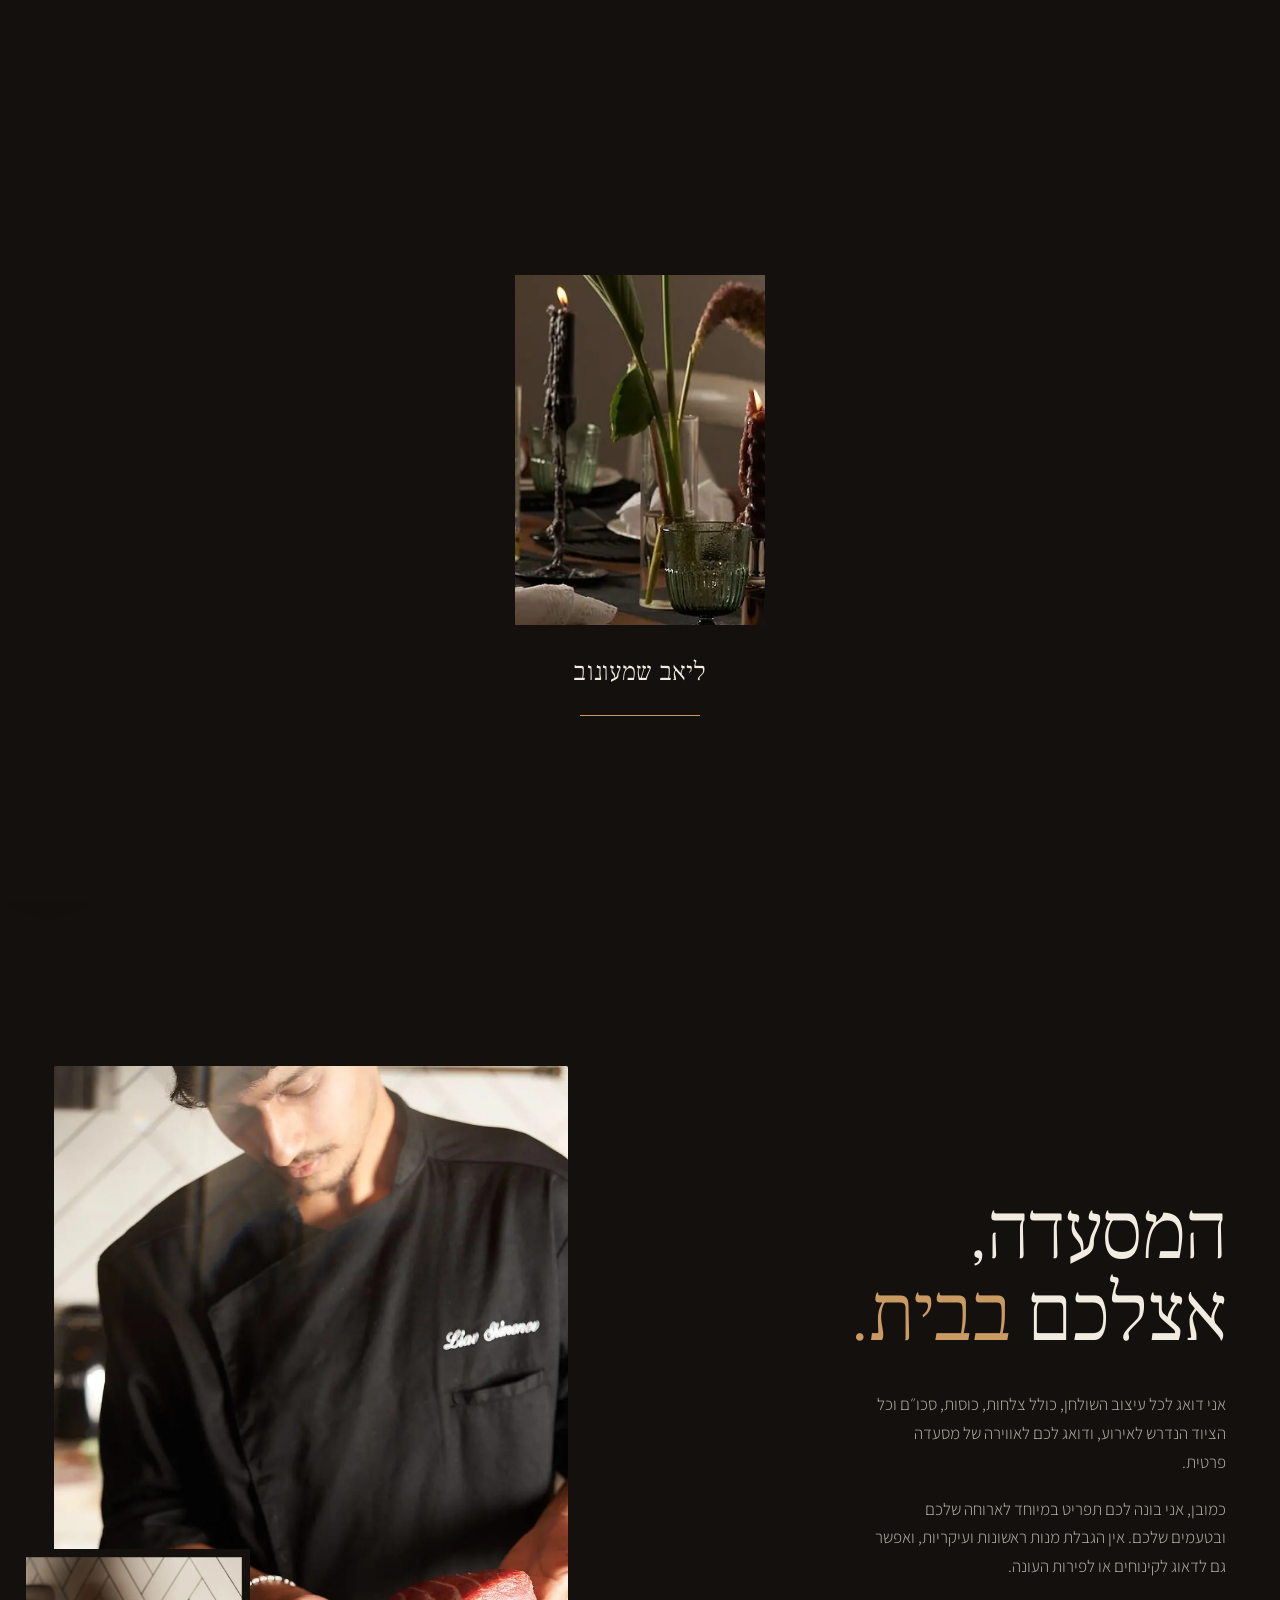
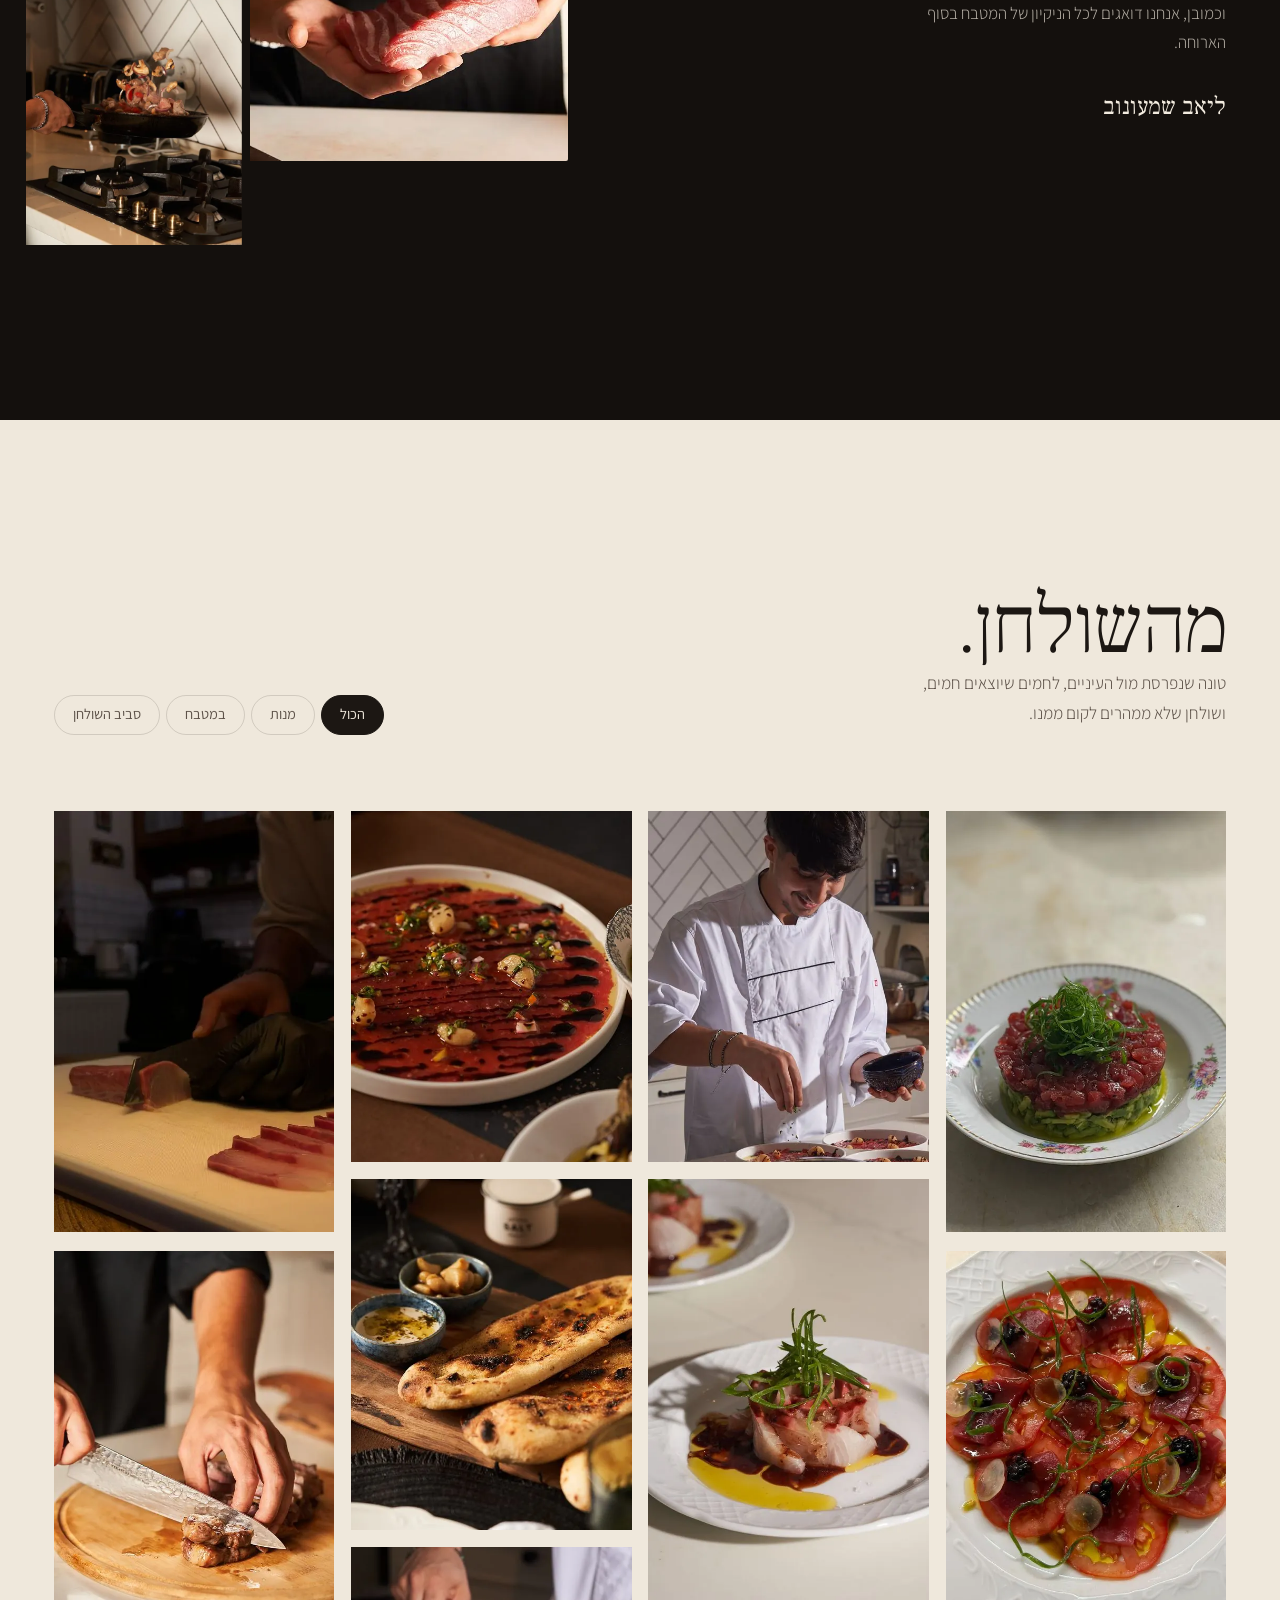
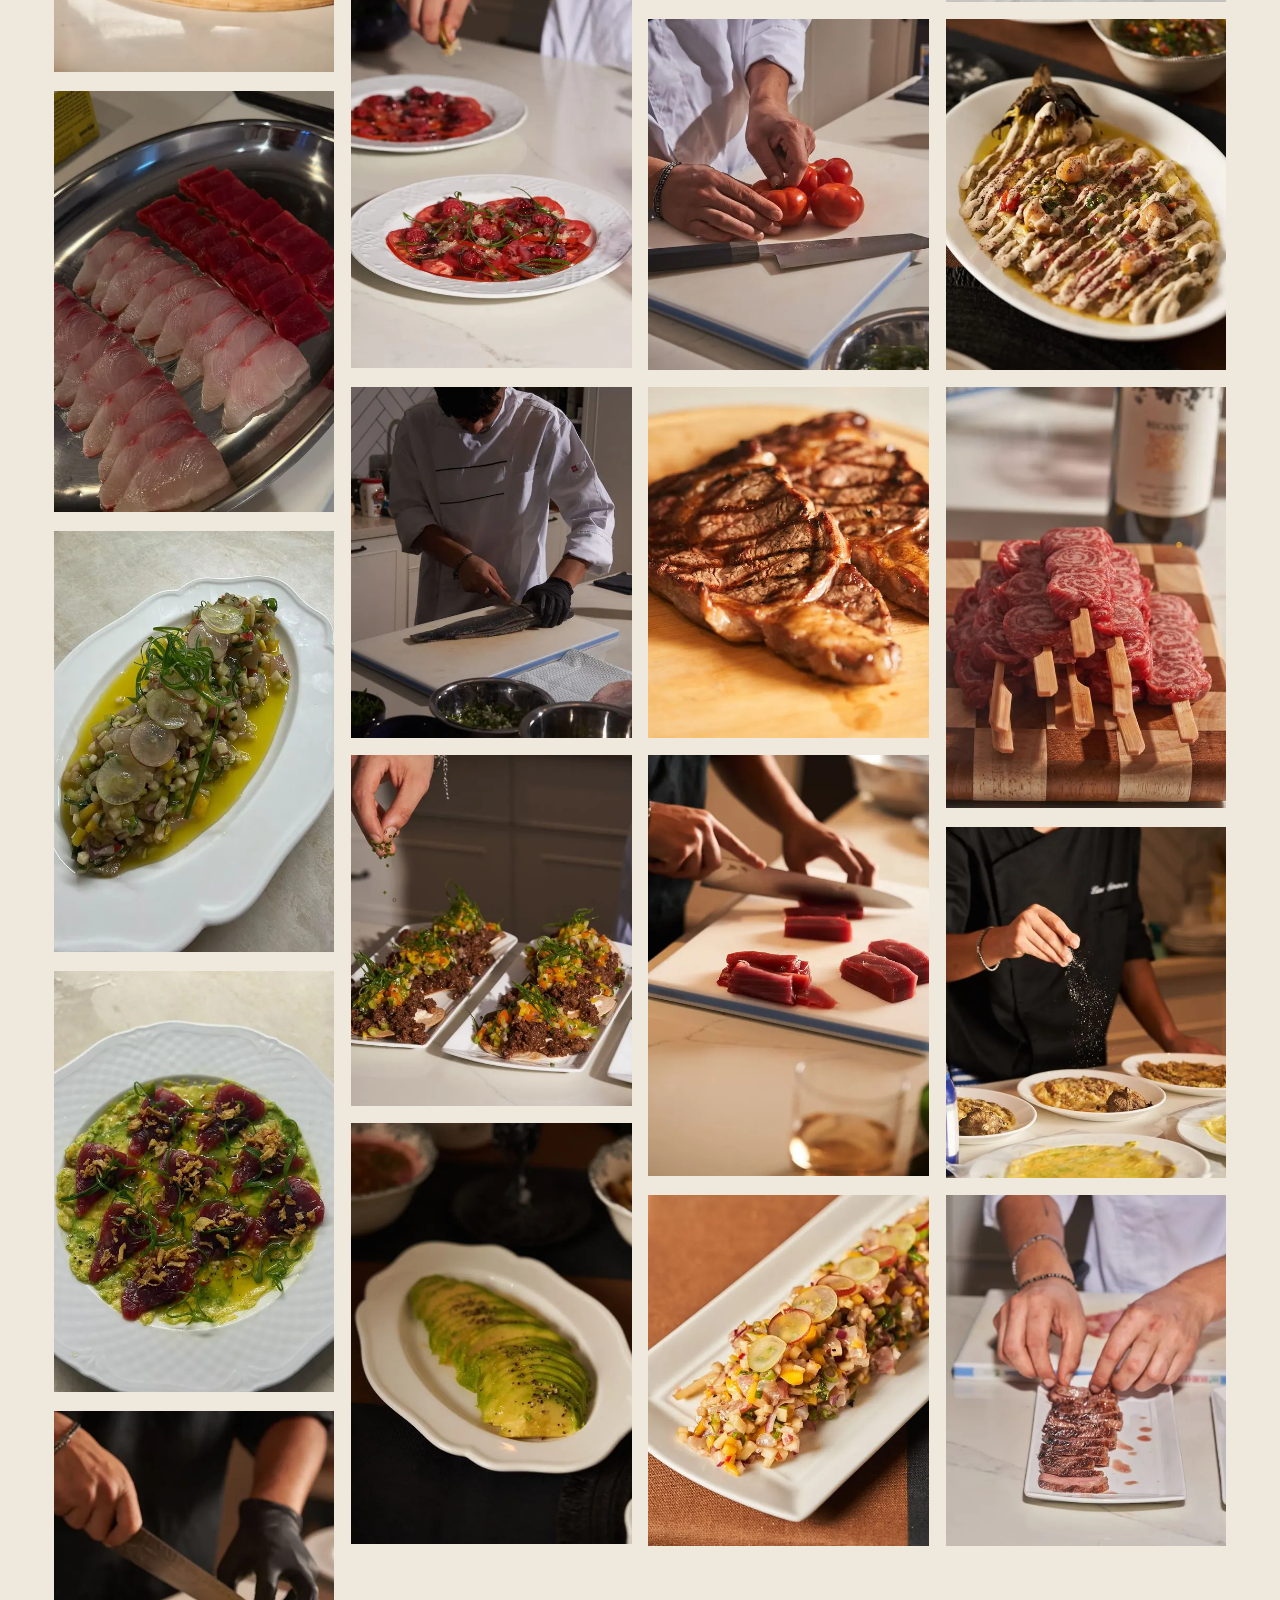
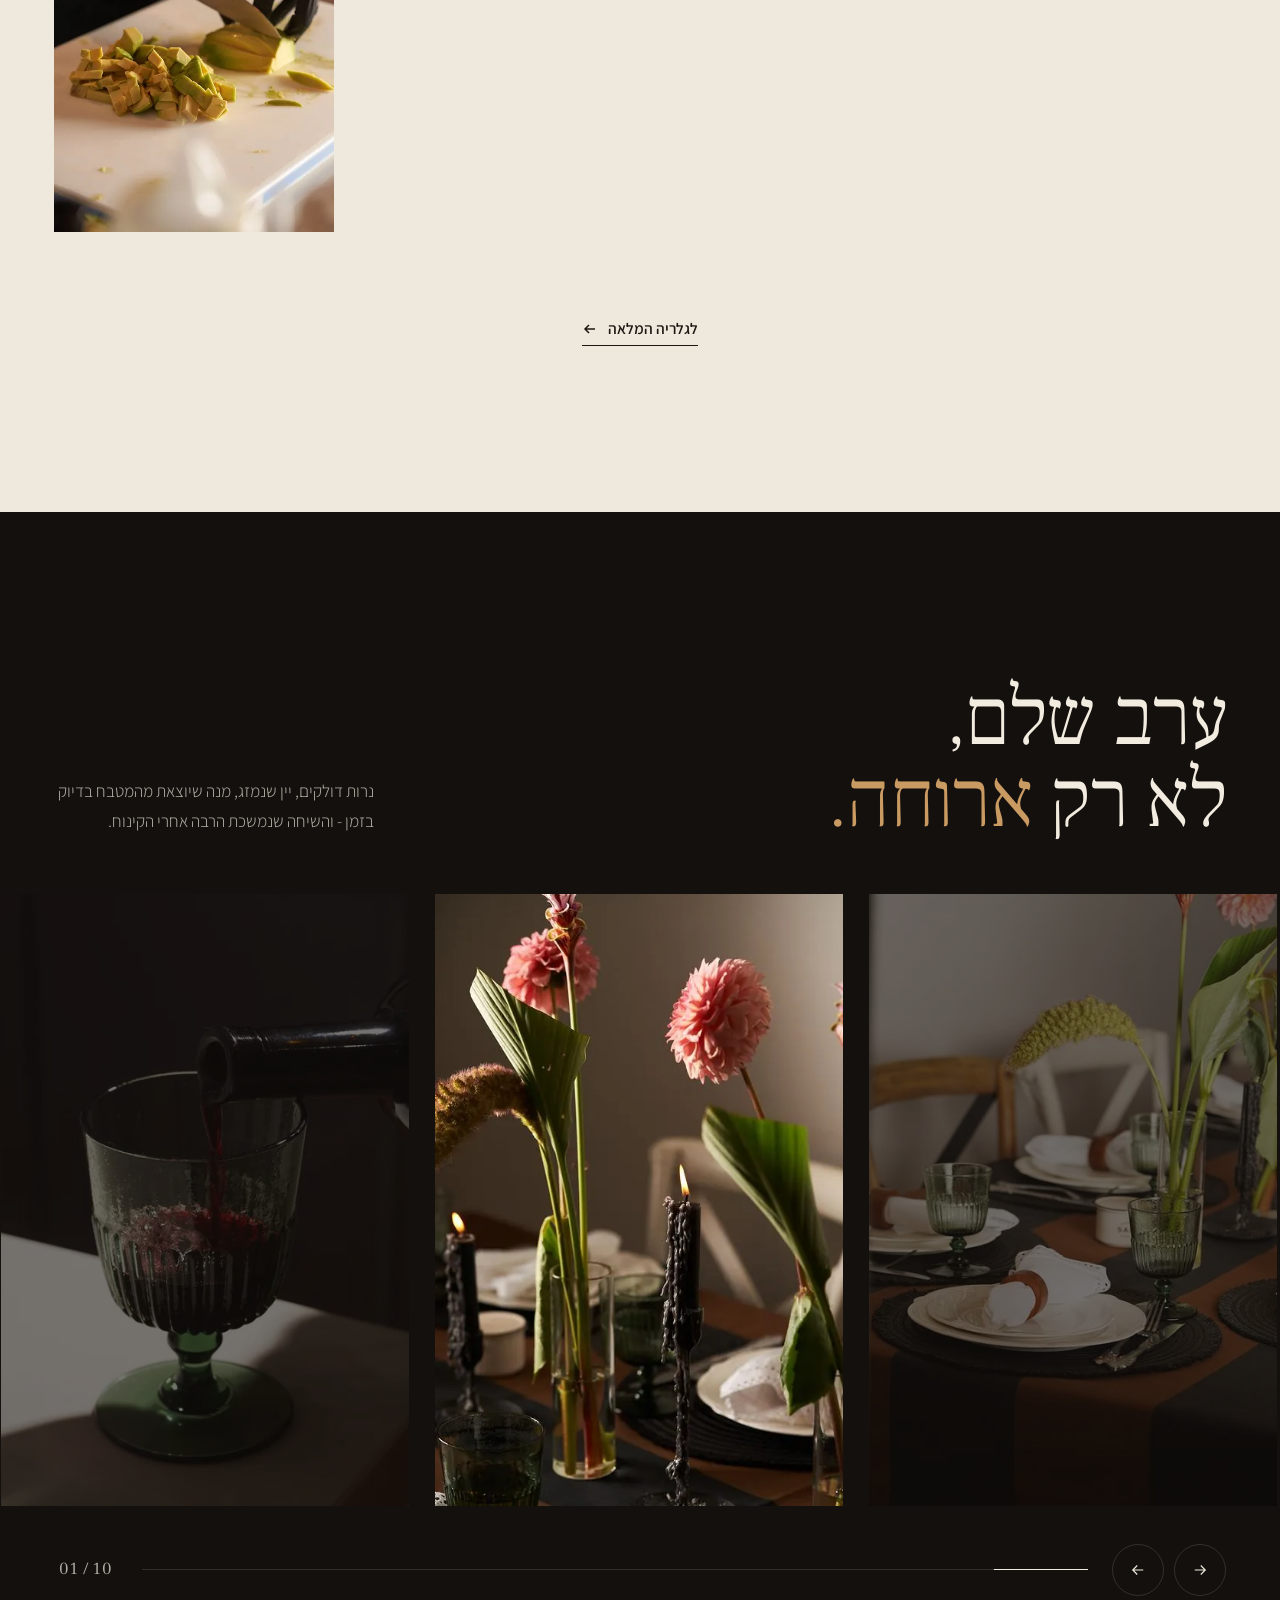
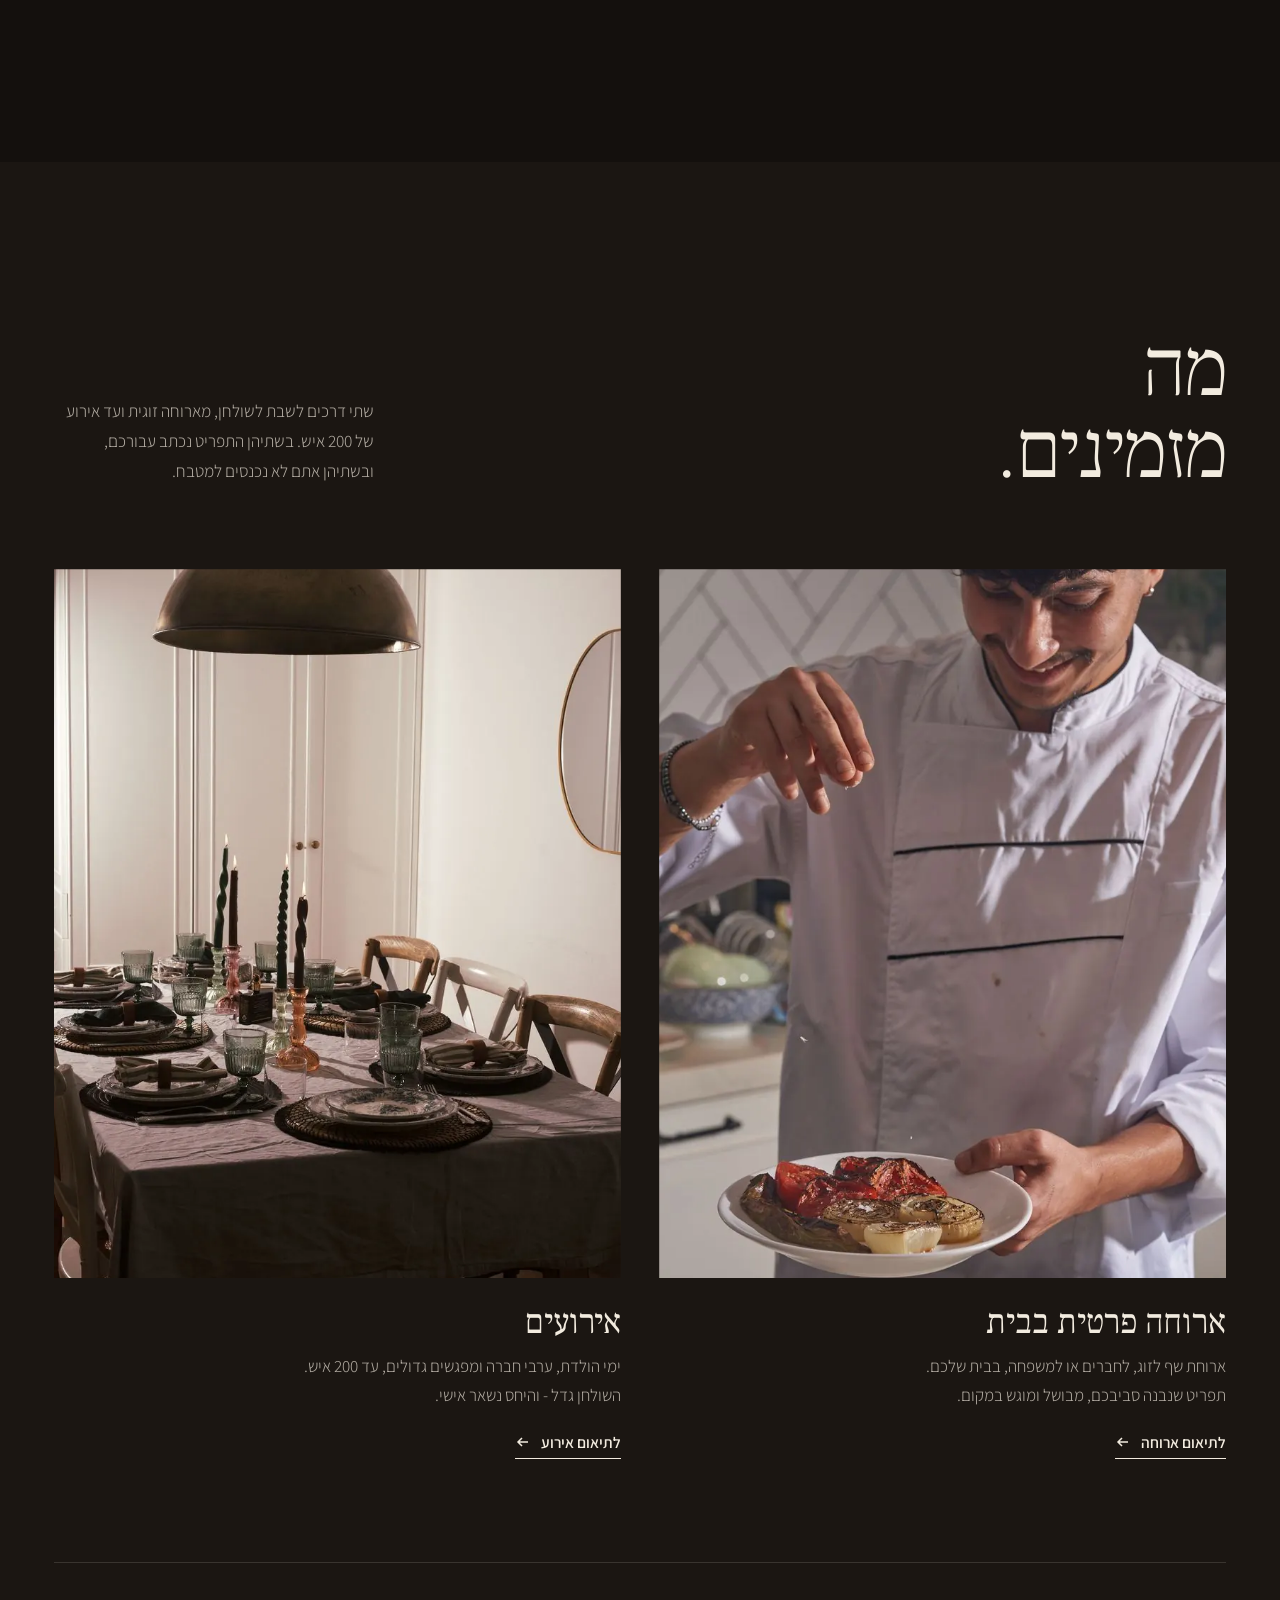
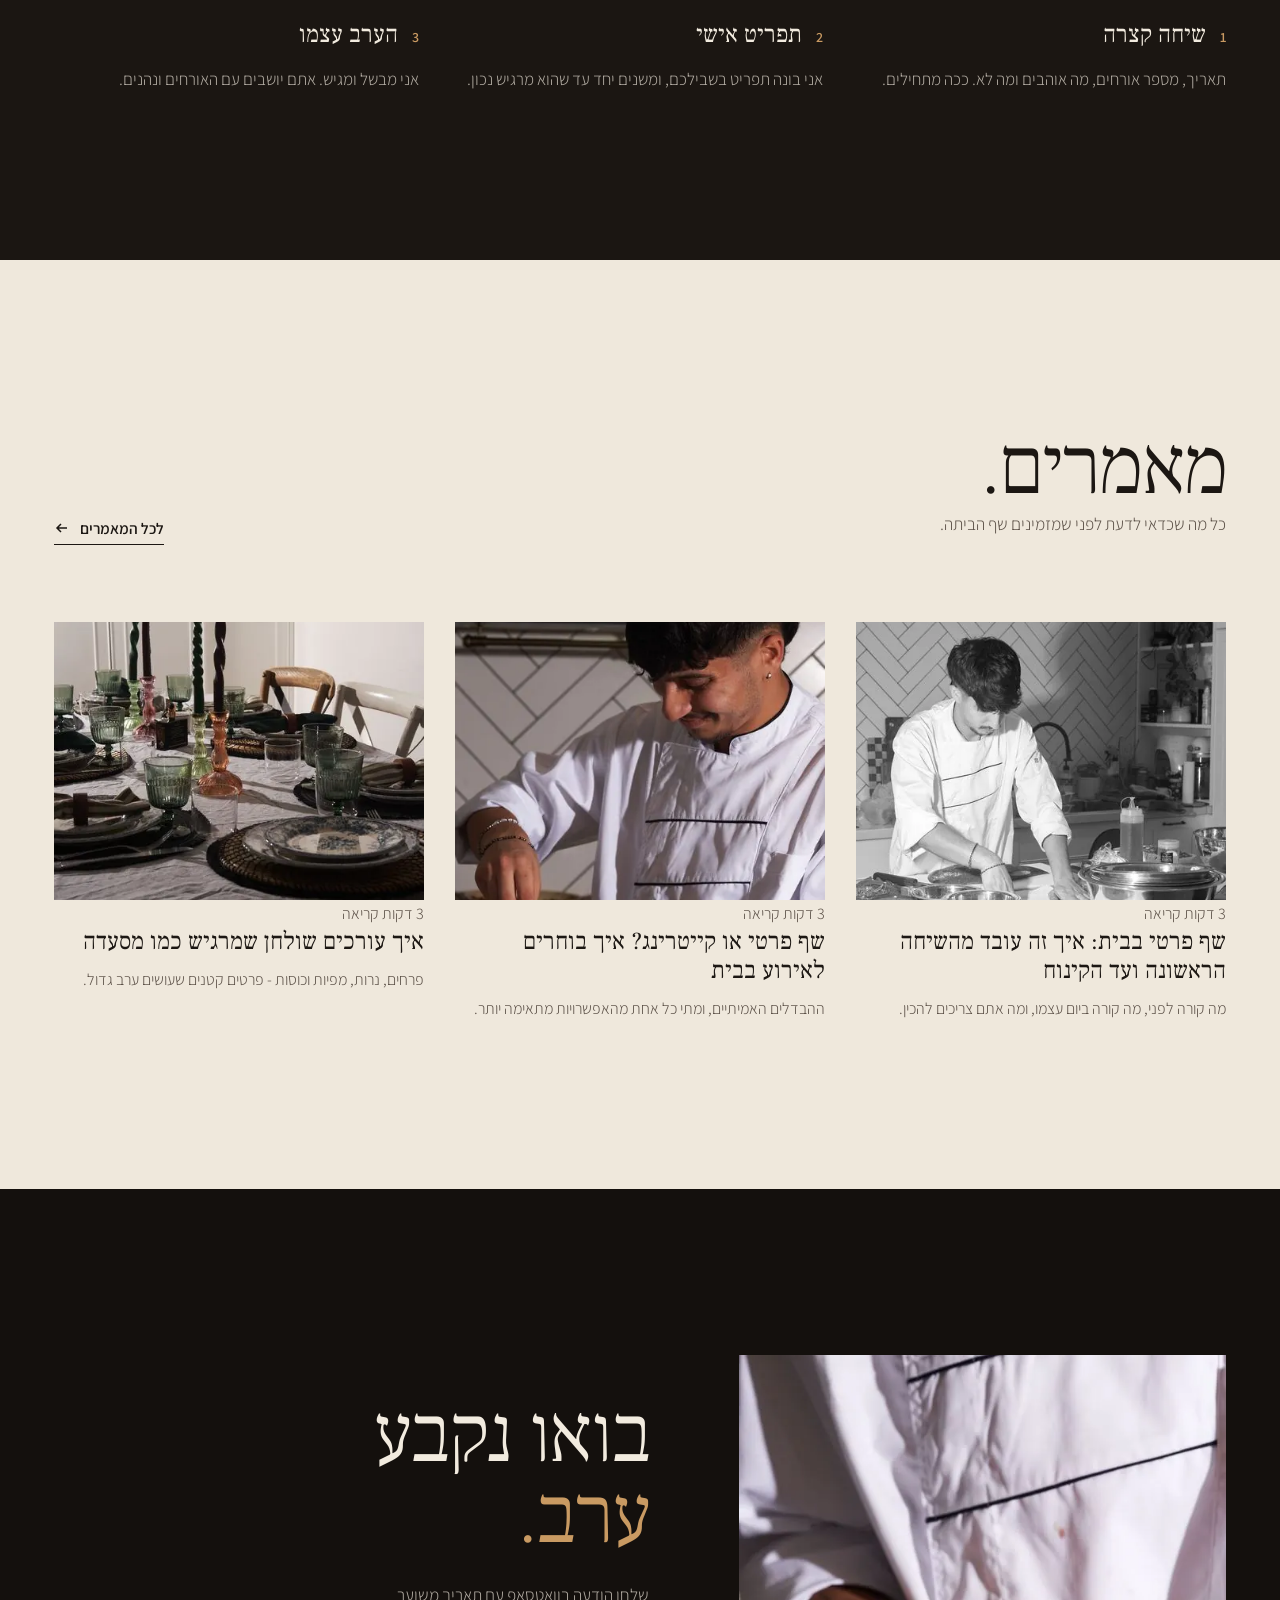
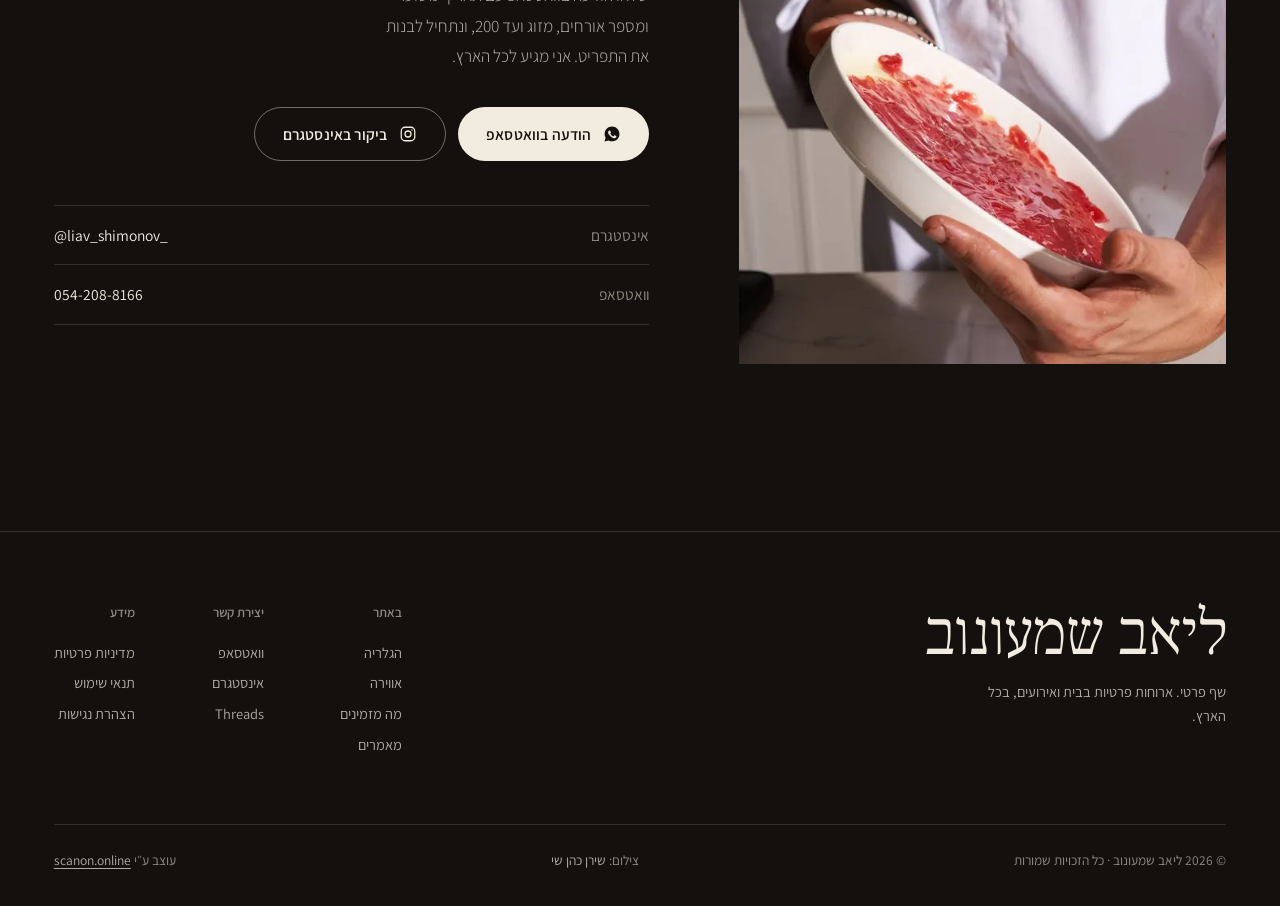
<file: index.html>
<!DOCTYPE html>
<html lang="he" dir="rtl">
<head>
  <meta charset="UTF-8" />
  <meta name="viewport" content="width=device-width,initial-scale=1,viewport-fit=cover" />
  <meta http-equiv="Content-Security-Policy" content="default-src 'self'; img-src 'self' data: https:; style-src 'self' 'unsafe-inline'; font-src 'self' data:; script-src 'self' 'sha256-jzL/1/GTulrXmexS7t+xwD6/mcoLbttEH/AZRIOv8OY='; connect-src 'self'; base-uri 'self'; form-action 'self'; upgrade-insecure-requests" />
  <meta name="referrer" content="strict-origin-when-cross-origin" />
  <title>ליאב שמעונוב | שף פרטי לארוחות בבית ואירועים</title>
  <meta name="description" content="ליאב שמעונוב, שף פרטי בכל הארץ: ארוחות שף בבית ואירועים מזוגות ועד 200 איש, עם תפריט אישי, ציוד מלא וניקיון בסוף. להזמנות: הודעה בוואטסאפ." />
  <link rel="canonical" href="https://liavshimonov.com/" />
  <meta property="og:type" content="website" />
  <meta property="og:site_name" content="ליאב שמעונוב · שף פרטי" />
  <meta property="og:locale" content="he_IL" />
  <meta property="og:title" content="ליאב שמעונוב · שף פרטי" />
  <meta property="og:description" content="ארוחות שף פרטיות בבית ואירועים בכל הארץ, מזוגות ועד 200 איש. אוכל. אנשים. חוויות." />
  <meta property="og:image" content="https://liavshimonov.com/assets/img/hero-wide-1200.jpg" />
  <meta property="og:image:width" content="1200" />
  <meta property="og:image:height" content="800" />
  <meta property="og:image:alt" content="שולחן ארוך ערוך לארוחת שף: נרות דולקים, פרחים בבקבוקי זכוכית וכוסות ירוקות" />
  <meta property="og:url" content="https://liavshimonov.com/" />
  <meta name="twitter:card" content="summary_large_image" />
  <meta name="theme-color" content="#14100d" />
  <link rel="icon" type="image/png" href="assets/favicon.png" />
  <link rel="apple-touch-icon" href="assets/favicon.png" />
  <link rel="preload" as="font" type="font/woff2" href="assets/fonts/assistant-hebrew-0.woff2" crossorigin />
  <link rel="preload" as="font" type="font/woff2" href="assets/fonts/frank-ruhl-libre-hebrew-2.woff2" crossorigin />
  <link rel="preload" as="image" href="assets/img/ld-cut-900.webp" fetchpriority="high" />
  <link rel="preload" as="image" imagesrcset="assets/img/hero-wide-1200.webp 1200w, assets/img/hero-wide-2000.webp 1600w" imagesizes="100vw" media="(min-width:761px)" />
  <link rel="preload" as="image" imagesrcset="assets/img/hero-tall-800.webp 533w, assets/img/hero-tall-1400.webp 933w, assets/img/hero-tall-2048.webp 1365w" imagesizes="100vw" media="(max-width:760px)" />
  <link rel="stylesheet" href="assets/vendor/swiper-bundle.min.css" />
  <link rel="stylesheet" href="assets/site.css?v=5" />
  <script src="assets/boot.js?v=2"></script>
  <noscript><style>.ld{display:none!important}</style></noscript>
  <script type="application/ld+json">
  {"@context":"https://schema.org","@graph":[
   {"@type":"WebSite","@id":"https://liavshimonov.com/#website","url":"https://liavshimonov.com/","name":"ליאב שמעונוב · שף פרטי","inLanguage":"he","publisher":{"@id":"https://liavshimonov.com/#liav"}},
   {"@type":"Person","@id":"https://liavshimonov.com/#liav","name":"ליאב שמעונוב","alternateName":"Liav Shimonov","jobTitle":"שף פרטי","description":"שף פרטי: ארוחות שף פרטיות בבית ואירועים בכל הארץ, מזוגות ועד 200 איש. התפריט נבנה סביב האורחים, מבושל ומוגש במקום, כולל עיצוב השולחן וכל הציוד (צלחות, כוסות, סכו״ם), בלי הגבלת מנות ראשונות ועיקריות, וניקיון המטבח בסוף הארוחה.","areaServed":{"@type":"Country","name":"ישראל"},"telephone":"+972542088166","slogan":"אוכל. אנשים. חוויות.","url":"https://liavshimonov.com/","image":{"@type":"ImageObject","url":"https://liavshimonov.com/assets/img/chef-tuna-1400.jpg","caption":"ליאב שמעונוב במעיל שף שחור מחזיק נתח טונה טרי","creditText":"צילום: שירן כהן שי","creator":{"@type":"Person","name":"שירן כהן שי","sameAs":"https://www.instagram.com/shirancohenshay_photography/"},"copyrightNotice":"© ליאב שמעונוב"},"sameAs":["https://www.instagram.com/liav_shimonov_/","https://www.threads.com/@liav_shimonov_"],"knowsAbout":["ארוחות שף פרטיות","בישול לאירועים"],
    "makesOffer":[{"@type":"Offer","itemOffered":{"@type":"Service","name":"ארוחה פרטית בבית","serviceType":"שף פרטי","description":"ארוחת שף לזוג, לחברים או למשפחה, בבית שלכם. תפריט שנבנה סביבכם, מבושל ומוגש במקום, כולל עיצוב השולחן וכל הציוד (צלחות, כוסות, סכו״ם), בלי הגבלת מנות ראשונות ועיקריות, וניקיון המטבח בסוף הארוחה.","areaServed":{"@type":"Country","name":"ישראל"},"provider":{"@id":"https://liavshimonov.com/#liav"}}},{"@type":"Offer","itemOffered":{"@type":"Service","name":"אירועים","serviceType":"שף לאירועים","description":"ימי הולדת, ערבי חברה ומפגשים גדולים של עד 200 איש, עם תפריט אישי ושף שמבשל ומגיש במקום, כולל עיצוב השולחן וכל הציוד (צלחות, כוסות, סכו״ם), בלי הגבלת מנות ראשונות ועיקריות, וניקיון המטבח בסוף הארוחה.","areaServed":{"@type":"Country","name":"ישראל"},"provider":{"@id":"https://liavshimonov.com/#liav"}}}]},
   {"@type":"WebPage","@id":"https://liavshimonov.com/#webpage","url":"https://liavshimonov.com/","name":"ליאב שמעונוב | שף פרטי לארוחות בבית ואירועים","inLanguage":"he","isPartOf":{"@id":"https://liavshimonov.com/#website"},"about":{"@id":"https://liavshimonov.com/#liav"},"primaryImageOfPage":{"@type":"ImageObject","url":"https://liavshimonov.com/assets/img/hero-wide-2000.jpg","creditText":"צילום: שירן כהן שי"},"hasPart":{"@id":"https://liavshimonov.com/journal.html#blog"}}
  ]}
  </script>
  <script type="speculationrules">{"prefetch":[{"where":{"href_matches":"/*"},"eagerness":"moderate"}]}</script>
</head>
<body>

  <div class="ld" id="ld" aria-hidden="true">
    <div class="ld__f"><img src="assets/img/ld-cut-900.webp" alt="" fetchpriority="high" /></div>
    <div class="ld__f"><img src="assets/img/ld-plate-900.webp" alt="" /></div>
    <div class="ld__f"><img src="assets/img/ld-drizzle-900.webp" alt="" /></div>
    <div class="ld__f"><img src="assets/img/ld-candle-900.webp" alt="" /></div>
    <picture class="ld__f ld__f--hero">
      <source media="(max-width:760px)" srcset="assets/img/hero-tall-800.webp 533w, assets/img/hero-tall-1400.webp 933w, assets/img/hero-tall-2048.webp 1365w" sizes="100vw" />
      <img src="assets/img/hero-wide-2000.webp" srcset="assets/img/hero-wide-1200.webp 1200w, assets/img/hero-wide-2000.webp 1600w" sizes="100vw" alt="" />
    </picture>
    <div class="ld__cap"><span class="ld__name"><span>ליאב שמעונוב</span></span><span class="ld__line"><i></i></span></div>
  </div>

  <header class="nav" id="nav">
    <div class="shell nav__row">
      <a href="#top" class="brand"><b>ליאב שמעונוב</b></a>
      <nav class="nav__links" aria-label="ניווט ראשי">
        <a href="#gallery">הגלריה</a>
        <a href="#atmosphere">אווירה</a>
        <a href="#services">מה מזמינים</a>
        <a href="#journal">מאמרים</a>
        <a href="#contact">יצירת קשר</a>
      </nav>
      <a href="https://wa.me/972542088166?text=%D7%94%D7%99%D7%99%20%D7%9C%D7%99%D7%90%D7%91%2C%20%D7%90%D7%A9%D7%9E%D7%97%20%D7%9C%D7%A7%D7%91%D7%95%D7%A2%20%D7%A2%D7%A8%D7%91" target="_blank" rel="noopener noreferrer" class="btn btn--light nav__cta">להזמנת ערב</a>
      <button class="burger" aria-label="פתיחת תפריט" aria-expanded="false" aria-controls="drawer"><i></i><i></i></button>
    </div>
  </header>
  <div class="drawer" id="drawer" aria-hidden="true">
    <a href="#gallery">הגלריה</a>
    <a href="#atmosphere">אווירה</a>
    <a href="#services">מה מזמינים</a>
    <a href="#journal">מאמרים</a>
    <a href="#contact">יצירת קשר</a>
    <div class="drawer__foot"><a href="https://wa.me/972542088166?text=%D7%94%D7%99%D7%99%20%D7%9C%D7%99%D7%90%D7%91%2C%20%D7%90%D7%A9%D7%9E%D7%97%20%D7%9C%D7%A7%D7%91%D7%95%D7%A2%20%D7%A2%D7%A8%D7%91" target="_blank" rel="noopener noreferrer">הודעה בוואטסאפ</a><a href="https://www.instagram.com/liav_shimonov_/" target="_blank" rel="noopener noreferrer">ביקור באינסטגרם</a></div>
  </div>

  <main id="main">
    <section class="hero" id="top" aria-label="ליאב שמעונוב, שף פרטי">
      <picture class="hero__media">
        <source media="(max-width:760px)" srcset="assets/img/hero-tall-800.webp 533w, assets/img/hero-tall-1400.webp 933w, assets/img/hero-tall-2048.webp 1365w" sizes="100vw" />
        <img src="assets/img/hero-wide-2000.webp" srcset="assets/img/hero-wide-1200.webp 1200w, assets/img/hero-wide-2000.webp 1600w" sizes="100vw" alt="שולחן ארוך ערוך לארוחת שף: נרות דולקים, פרחים בבקבוקי זכוכית וכוסות ירוקות" fetchpriority="high" />
      </picture>
      <div class="shell hero__in">
        <div>
          <h1><span class="ln"><span>ליאב</span></span><span class="ln"><span>שמעונוב</span></span></h1>
          <p class="hero__sub" data-h="2">אוכל. אנשים. חוויות.</p>
          <div class="hero__cta" data-h="3">
            <a href="https://wa.me/972542088166?text=%D7%94%D7%99%D7%99%20%D7%9C%D7%99%D7%90%D7%91%2C%20%D7%90%D7%A9%D7%9E%D7%97%20%D7%9C%D7%A7%D7%91%D7%95%D7%A2%20%D7%A2%D7%A8%D7%91" target="_blank" rel="noopener noreferrer" class="btn btn--light"><svg viewBox="0 0 24 24" fill="currentColor" aria-hidden="true"><path d="M12.04 2C6.58 2 2.13 6.45 2.13 11.91c0 1.75.46 3.45 1.32 4.95L2.05 22l5.25-1.38c1.45.79 3.08 1.21 4.74 1.21 5.46 0 9.91-4.45 9.91-9.91C21.95 6.45 17.5 2 12.04 2zm5.8 14.16c-.24.68-1.42 1.32-1.96 1.36-.5.05-.97.23-3.27-.68-2.77-1.09-4.51-3.92-4.65-4.1-.13-.18-1.11-1.48-1.11-2.82 0-1.34.7-2 .95-2.28.25-.27.54-.34.72-.34h.52c.17 0 .39-.02.61.47.23.55.77 1.9.84 2.04.07.14.11.3.02.48-.09.18-.14.3-.27.46-.14.16-.29.36-.41.48-.14.14-.28.29-.12.56.16.27.71 1.17 1.52 1.9 1.05.93 1.93 1.22 2.2 1.36.27.14.43.11.59-.07.16-.18.68-.79.86-1.07.18-.27.36-.23.61-.14.25.09 1.59.75 1.86.89.27.14.45.2.52.32.07.11.07.66-.17 1.34z"/></svg>
              להזמנת ערב</a>
            <a href="#gallery" class="btn btn--line">לגלריה</a>
          </div>
        </div>
        <div class="hero__side" data-h="4">
          <p>ארוחות פרטיות ואירועים בכל הארץ<br />מזוגות ועד 200 איש</p>
          <span class="hero__cue"><i></i> גללו</span>
        </div>
      </div>
    </section>

    <section class="sec" id="about">
      <div class="shell about">
        <div class="about__txt">
          <h2 class="h2" data-split><span class="ln"><span>המסעדה,</span></span><span class="ln"><span>אצלכם <em>בבית.</em></span></span></h2>
          <p class="rv">אני דואג לכל עיצוב השולחן, כולל צלחות, כוסות, סכו״ם וכל הציוד הנדרש לאירוע, ודואג לכם לאווירה של מסעדה פרטית.</p>
          <p class="rv">כמובן, אני בונה לכם תפריט במיוחד לארוחה שלכם ובטעמים שלכם. אין הגבלת מנות ראשונות ועיקריות, ואפשר גם לדאוג לקינוחים או לפירות העונה.</p>
          <p class="rv">וכמובן, אנחנו דואגים לכל הניקיון של המטבח בסוף הארוחה.</p>
          <div class="about__sig rv"><b>ליאב שמעונוב</b></div>
        </div>
        <div class="about__pics">
          <div class="pic pic--rv pic--par about__main"><img src="assets/img/chef-tuna-800.webp" srcset="assets/img/chef-tuna-800.webp 533w, assets/img/chef-tuna-1400.webp 933w" sizes="(max-width:900px) 92vw, 44vw" alt="ליאב במעיל שף שחור מחזיק נתח טונה טרי במטבח" loading="lazy" /></div>
          <div class="pic pic--rv about__small"><img src="assets/img/chef-flame-1000.webp" alt="מחבת על האש עם להבה במטבח" loading="lazy" /></div>
        </div>
      </div>
    </section>

    <section class="sec sec--linen" id="gallery">
      <div class="shell">
        <div class="head">
          <div>
            <h2 class="h2" data-split><span class="ln"><span>מהשולחן.</span></span></h2>
            <p class="lede rv">טונה שנפרסת מול העיניים, לחמים שיוצאים חמים, ושולחן שלא ממהרים לקום ממנו.</p>
          </div>
          <div class="filters rv" role="group" aria-label="סינון הגלריה">
            <button type="button" data-filter="all" aria-pressed="true">הכול</button>
            <button type="button" data-filter="dish" aria-pressed="false">מנות</button>
            <button type="button" data-filter="kitchen" aria-pressed="false">במטבח</button>
            <button type="button" data-filter="table" aria-pressed="false">סביב השולחן</button>
          </div>
        </div>
        <div class="grid" id="grid">
          <button type="button" class="gi" data-cat="dish" data-full="assets/img/g-tuna-tartare-1600.webp"><img src="assets/img/g-tuna-tartare-800.webp" srcset="assets/img/g-tuna-tartare-400.webp 267w, assets/img/g-tuna-tartare-800.webp 533w" sizes="(max-width:760px) 46vw, (max-width:1100px) 31vw, 23vw" alt="טרטר טונה עם עשבי תיבול, בצלחת פרחונית" loading="lazy" width="533" height="800" /><figcaption>טרטר טונה</figcaption></button>
          <button type="button" class="gi" data-cat="kitchen" data-full="assets/img/g-seasoning-1600.webp"><img src="assets/img/g-seasoning-800.webp" srcset="assets/img/g-seasoning-400.webp 267w, assets/img/g-seasoning-800.webp 533w" sizes="(max-width:760px) 46vw, (max-width:1100px) 31vw, 23vw" alt="ליאב במעיל שף לבן מתבל מנה ומחייך" loading="lazy" width="533" height="800" /><figcaption>תיבול אחרון</figcaption></button>
          <button type="button" class="gi" data-cat="dish" data-full="assets/img/g-carpaccio-1600.webp"><img src="assets/img/g-carpaccio-800.webp" srcset="assets/img/g-carpaccio-400.webp 267w, assets/img/g-carpaccio-800.webp 533w" sizes="(max-width:760px) 46vw, (max-width:1100px) 31vw, 23vw" alt="קרפצ׳יו פרוס דק עם שום קונפי ורוטב כהה" loading="lazy" width="533" height="800" /><figcaption>קרפצ׳יו</figcaption></button>
          <button type="button" class="gi" data-cat="kitchen" data-full="assets/img/g-tuna-slice-1600.webp"><img src="assets/img/g-tuna-slice-800.webp" srcset="assets/img/g-tuna-slice-400.webp 267w, assets/img/g-tuna-slice-800.webp 533w" sizes="(max-width:760px) 46vw, (max-width:1100px) 31vw, 23vw" alt="פריסת טונה בסכין שף, ביד עם כפפה שחורה" loading="lazy" width="533" height="800" /><figcaption>פריסת טונה</figcaption></button>
          <button type="button" class="gi" data-cat="dish" data-full="assets/img/g-fish-plate-1600.webp"><img src="assets/img/g-fish-plate-800.webp" srcset="assets/img/g-fish-plate-400.webp 267w, assets/img/g-fish-plate-800.webp 533w" sizes="(max-width:760px) 46vw, (max-width:1100px) 31vw, 23vw" alt="דג לבן ברוטב כהה ושמן זית, עם עשבי תיבול מעל" loading="lazy" width="533" height="800" /><figcaption>דג ברוטב</figcaption></button>
          <button type="button" class="gi" data-cat="table" data-full="assets/img/g-bread-1600.webp"><img src="assets/img/g-bread-800.webp" srcset="assets/img/g-bread-400.webp 267w, assets/img/g-bread-800.webp 533w" sizes="(max-width:760px) 46vw, (max-width:1100px) 31vw, 23vw" alt="לחמים חמים ושחומים על קרש עץ" loading="lazy" width="533" height="800" /><figcaption>לחמים חמים</figcaption></button>
          <button type="button" class="gi" data-cat="dish" data-full="assets/img/g-tomato-tuna-1600.webp"><img src="assets/img/g-tomato-tuna-800.webp" srcset="assets/img/g-tomato-tuna-400.webp 267w, assets/img/g-tomato-tuna-800.webp 533w" sizes="(max-width:760px) 46vw, (max-width:1100px) 31vw, 23vw" alt="פרוסות עגבנייה וטונה עם עשבי תיבול, בצלחת לבנה" loading="lazy" width="533" height="800" /><figcaption>עגבנייה וטונה</figcaption></button>
          <button type="button" class="gi" data-cat="kitchen" data-full="assets/img/g-slice-steak-1600.webp"><img src="assets/img/g-slice-steak-800.webp" srcset="assets/img/g-slice-steak-400.webp 267w, assets/img/g-slice-steak-800.webp 533w" sizes="(max-width:760px) 46vw, (max-width:1100px) 31vw, 23vw" alt="פריסת סטייק בסכין דמשקאית על קרש עץ עגול" loading="lazy" width="533" height="800" /><figcaption>פריסת סטייק</figcaption></button>
          <button type="button" class="gi" data-cat="dish" data-full="assets/img/g-tomato-carpaccio-1600.webp"><img src="assets/img/g-tomato-carpaccio-800.webp" srcset="assets/img/g-tomato-carpaccio-400.webp 267w, assets/img/g-tomato-carpaccio-800.webp 533w" sizes="(max-width:760px) 46vw, (max-width:1100px) 31vw, 23vw" alt="פרוסות עגבנייה עם עשבי תיבול, ויד שסוחטת לימון מעל" loading="lazy" width="533" height="800" /><figcaption>עגבניות ולימון</figcaption></button>
          <button type="button" class="gi" data-cat="dish" data-full="assets/img/g-eggplant-1600.webp"><img src="assets/img/g-eggplant-800.webp" srcset="assets/img/g-eggplant-400.webp 267w, assets/img/g-eggplant-800.webp 533w" sizes="(max-width:760px) 46vw, (max-width:1100px) 31vw, 23vw" alt="חציל שרוף עם טחינה, עגבניות ושמן זית" loading="lazy" width="533" height="800" /><figcaption>חציל שרוף וטחינה</figcaption></button>
          <button type="button" class="gi" data-cat="kitchen" data-full="assets/img/g-tomatoes-cut-1600.webp"><img src="assets/img/g-tomatoes-cut-800.webp" srcset="assets/img/g-tomatoes-cut-400.webp 267w, assets/img/g-tomatoes-cut-800.webp 533w" sizes="(max-width:760px) 46vw, (max-width:1100px) 31vw, 23vw" alt="חיתוך עגבניות טריות על קרש לבן" loading="lazy" width="533" height="800" /><figcaption>עגבניות טריות</figcaption></button>
          <button type="button" class="gi" data-cat="dish" data-full="assets/img/g-sashimi-1600.webp"><img src="assets/img/g-sashimi-800.webp" srcset="assets/img/g-sashimi-400.webp 267w, assets/img/g-sashimi-800.webp 533w" sizes="(max-width:760px) 46vw, (max-width:1100px) 31vw, 23vw" alt="מגש נירוסטה עם פרוסות דג לבן וטונה אדומה" loading="lazy" width="533" height="800" /><figcaption>מגש דגים נאים</figcaption></button>
          <button type="button" class="gi" data-cat="table" data-full="assets/img/g-meat-rolls-1600.webp"><img src="assets/img/g-meat-rolls-800.webp" srcset="assets/img/g-meat-rolls-400.webp 267w, assets/img/g-meat-rolls-800.webp 533w" sizes="(max-width:760px) 46vw, (max-width:1100px) 31vw, 23vw" alt="שיפודי בשר מגולגל על קרש עץ, ליד בקבוק יין" loading="lazy" width="533" height="800" /><figcaption>שיפודי בשר</figcaption></button>
          <button type="button" class="gi" data-cat="dish" data-full="assets/img/g-steak-1600.webp"><img src="assets/img/g-steak-800.webp" srcset="assets/img/g-steak-400.webp 267w, assets/img/g-steak-800.webp 533w" sizes="(max-width:760px) 46vw, (max-width:1100px) 31vw, 23vw" alt="סטייק צלוי עם סימני גריל על קרש עץ" loading="lazy" width="533" height="800" /><figcaption>סטייק מהגריל</figcaption></button>
          <button type="button" class="gi" data-cat="kitchen" data-full="assets/img/g-fish-clean-1600.webp"><img src="assets/img/g-fish-clean-800.webp" srcset="assets/img/g-fish-clean-400.webp 267w, assets/img/g-fish-clean-800.webp 533w" sizes="(max-width:760px) 46vw, (max-width:1100px) 31vw, 23vw" alt="ליאב מנקה דג שלם על קרש, עם כפפות שחורות" loading="lazy" width="533" height="800" /><figcaption>ניקוי דג</figcaption></button>
          <button type="button" class="gi" data-cat="dish" data-full="assets/img/g-ceviche-1600.webp"><img src="assets/img/g-ceviche-800.webp" srcset="assets/img/g-ceviche-400.webp 267w, assets/img/g-ceviche-800.webp 533w" sizes="(max-width:760px) 46vw, (max-width:1100px) 31vw, 23vw" alt="דג נא קצוץ עם ירקות ושמן זית, בצלחת הגשה מוארכת" loading="lazy" width="533" height="800" /><figcaption>דג נא וירקות</figcaption></button>
          <button type="button" class="gi" data-cat="kitchen" data-full="assets/img/g-blocks-1600.webp"><img src="assets/img/g-blocks-800.webp" srcset="assets/img/g-blocks-400.webp 267w, assets/img/g-blocks-800.webp 533w" sizes="(max-width:760px) 46vw, (max-width:1100px) 31vw, 23vw" alt="קוביות טונה חתוכות על קרש" loading="lazy" width="533" height="800" /><figcaption>קוביות טונה</figcaption></button>
          <button type="button" class="gi" data-cat="dish" data-full="assets/img/g-meat-toasts-1600.webp"><img src="assets/img/g-meat-toasts-800.webp" srcset="assets/img/g-meat-toasts-400.webp 267w, assets/img/g-meat-toasts-800.webp 533w" sizes="(max-width:760px) 46vw, (max-width:1100px) 31vw, 23vw" alt="טוסטים עם בשר קצוץ ועשבי תיבול, ויד שמפזרת גימור מעל" loading="lazy" width="533" height="800" /><figcaption>ביסים על טוסט</figcaption></button>
          <button type="button" class="gi" data-cat="kitchen" data-full="assets/img/g-liav-salt-1600.webp"><img src="assets/img/g-liav-salt-800.webp" srcset="assets/img/g-liav-salt-400.webp 267w, assets/img/g-liav-salt-800.webp 533w" sizes="(max-width:760px) 46vw, (max-width:1100px) 31vw, 23vw" alt="ליאב במעיל שף שחור מפזר מלח על צלחות לפני ההגשה" loading="lazy" width="533" height="800" /><figcaption>רגע לפני ההגשה</figcaption></button>
          <button type="button" class="gi" data-cat="dish" data-full="assets/img/g-tuna-avocado-1600.webp"><img src="assets/img/g-tuna-avocado-800.webp" srcset="assets/img/g-tuna-avocado-400.webp 267w, assets/img/g-tuna-avocado-800.webp 533w" sizes="(max-width:760px) 46vw, (max-width:1100px) 31vw, 23vw" alt="פרוסות טונה על קרם אבוקדו עם בצל מטוגן" loading="lazy" width="533" height="800" /><figcaption>טונה ואבוקדו</figcaption></button>
          <button type="button" class="gi" data-cat="table" data-full="assets/img/g-avocado-1600.webp"><img src="assets/img/g-avocado-800.webp" srcset="assets/img/g-avocado-400.webp 267w, assets/img/g-avocado-800.webp 533w" sizes="(max-width:760px) 46vw, (max-width:1100px) 31vw, 23vw" alt="אבוקדו פרוס דק בצלחת הגשה לבנה" loading="lazy" width="533" height="800" /><figcaption>אבוקדו פרוס</figcaption></button>
          <button type="button" class="gi" data-cat="kitchen" data-full="assets/img/g-steak-plating-1600.webp"><img src="assets/img/g-steak-plating-800.webp" srcset="assets/img/g-steak-plating-400.webp 267w, assets/img/g-steak-plating-800.webp 533w" sizes="(max-width:760px) 46vw, (max-width:1100px) 31vw, 23vw" alt="ידיים מסדרות פרוסות סטייק על צלחת הגשה מוארכת" loading="lazy" width="533" height="800" /><figcaption>סידור הסטייק</figcaption></button>
          <button type="button" class="gi" data-cat="dish" data-full="assets/img/g-salsa-1600.webp"><img src="assets/img/g-salsa-800.webp" srcset="assets/img/g-salsa-400.webp 267w, assets/img/g-salsa-800.webp 533w" sizes="(max-width:760px) 46vw, (max-width:1100px) 31vw, 23vw" alt="סלט קצוץ צבעוני על צלחת הגשה מוארכת" loading="lazy" width="533" height="800" /><figcaption>סלט קצוץ</figcaption></button>
          <button type="button" class="gi" data-cat="kitchen" data-full="assets/img/g-avo-dice-1600.webp"><img src="assets/img/g-avo-dice-800.webp" srcset="assets/img/g-avo-dice-400.webp 267w, assets/img/g-avo-dice-800.webp 533w" sizes="(max-width:760px) 46vw, (max-width:1100px) 31vw, 23vw" alt="חיתוך אבוקדו לקוביות עם כפפה שחורה" loading="lazy" width="533" height="800" /><figcaption>קוביות אבוקדו</figcaption></button>
        </div>
        <div class="grid__more rv">
          <a class="link" href="https://shiran.pixieset.com/liavshimonov/" target="_blank" rel="noopener noreferrer">לגלריה המלאה
            <svg viewBox="0 0 16 16" fill="none" stroke="currentColor" stroke-width="1.5" aria-hidden="true"><path d="M13 8H3M7 4 3 8l4 4"/></svg></a>
        </div>
      </div>
    </section>

    <section class="sec car" id="atmosphere">
      <div class="shell">
        <div class="head">
          <h2 class="h2" data-split><span class="ln"><span>ערב שלם,</span></span><span class="ln"><span>לא רק <em>ארוחה.</em></span></span></h2>
          <p class="lede rv">נרות דולקים, יין שנמזג, מנה שיוצאת מהמטבח בדיוק בזמן - והשיחה שנמשכת הרבה אחרי הקינוח.</p>
        </div>
      </div>
      <div class="swiper car__swiper" data-cursor="גררו">
        <div class="swiper-wrapper">
          <div class="swiper-slide"><figure class="car__fig"><div class="car__img"><img src="assets/img/c-flowers-800.webp" srcset="assets/img/c-flowers-800.webp 533w, assets/img/c-flowers-1400.webp 933w" sizes="(max-width:760px) 70vw, 32vw" alt="פרחים בבקבוקי זכוכית ונרות שחורים על השולחן" loading="lazy" /></div></figure></div>
          <div class="swiper-slide"><figure class="car__fig"><div class="car__img"><img src="assets/img/c-pour-800.webp" srcset="assets/img/c-pour-800.webp 533w, assets/img/c-pour-1400.webp 933w" sizes="(max-width:760px) 70vw, 32vw" alt="יין אדום נמזג לכוס ירוקה" loading="lazy" /></div></figure></div>
          <div class="swiper-slide"><figure class="car__fig"><div class="car__img"><img src="assets/img/c-garlic-800.webp" srcset="assets/img/c-garlic-800.webp 533w, assets/img/c-garlic-1400.webp 933w" sizes="(max-width:760px) 70vw, 32vw" alt="קערת שום קונפי ליד נר דולק" loading="lazy" /></div></figure></div>
          <div class="swiper-slide is-wide"><figure class="car__fig"><div class="car__img"><img src="assets/img/c-candles-900.webp" srcset="assets/img/c-candles-900.webp 900w, assets/img/c-candles-1600.webp 1600w" sizes="(max-width:760px) 86vw, 60vw" alt="צלחות ערוכות, כוסות ירוקות ונרות דולקים לאורך השולחן" loading="lazy" /></div></figure></div>
          <div class="swiper-slide"><figure class="car__fig"><div class="car__img"><img src="assets/img/c-dahlia-800.webp" srcset="assets/img/c-dahlia-800.webp 533w, assets/img/c-dahlia-1400.webp 933w" sizes="(max-width:760px) 70vw, 32vw" alt="דליה ורודה ועלים בבקבוק על השולחן" loading="lazy" /></div></figure></div>
          <div class="swiper-slide"><figure class="car__fig"><div class="car__img"><img src="assets/img/c-ice-800.webp" srcset="assets/img/c-ice-800.webp 533w, assets/img/c-ice-1400.webp 933w" sizes="(max-width:760px) 70vw, 32vw" alt="בקבוקים בדלי קרח מכסף על השולחן הערוך" loading="lazy" /></div></figure></div>
          <div class="swiper-slide"><figure class="car__fig"><div class="car__img"><img src="assets/img/c-plate-800.webp" srcset="assets/img/c-plate-800.webp 533w, assets/img/c-plate-1400.webp 933w" sizes="(max-width:760px) 70vw, 32vw" alt="צלחת לבנה עם מפית תחרה על מפת שולחן" loading="lazy" /></div></figure></div>
          <div class="swiper-slide"><figure class="car__fig"><div class="car__img"><img src="assets/img/c-bottle-800.webp" srcset="assets/img/c-bottle-800.webp 533w, assets/img/c-bottle-1400.webp 933w" sizes="(max-width:760px) 70vw, 32vw" alt="בקבוק יין לבן על השולחן בין המנות" loading="lazy" /></div></figure></div>
          <div class="swiper-slide"><figure class="car__fig"><div class="car__img"><img src="assets/img/c-saltpot-800.webp" srcset="assets/img/c-saltpot-800.webp 533w, assets/img/c-saltpot-1400.webp 933w" sizes="(max-width:760px) 70vw, 32vw" alt="כלי מלח קטן על מפת שולחן חומה" loading="lazy" /></div></figure></div>
          <div class="swiper-slide"><figure class="car__fig"><div class="car__img"><img src="assets/img/c-table-800.webp" srcset="assets/img/c-table-800.webp 600w, assets/img/c-table-1400.webp 1050w" sizes="(max-width:760px) 70vw, 32vw" alt="שולחן ערוך עם פרחים וכוסות, לפני שהאורחים מגיעים" loading="lazy" /></div></figure></div>
        </div>
      </div>
      <div class="shell">
        <div class="car__bar">
          <div class="car__nav">
            <button type="button" class="car__prev" aria-label="לתמונה הקודמת"><svg viewBox="0 0 24 24" fill="none" stroke="currentColor" stroke-width="1.5" aria-hidden="true"><path d="M5 12h14M13 6l6 6-6 6"/></svg></button>
            <button type="button" class="car__next" aria-label="לתמונה הבאה"><svg viewBox="0 0 24 24" fill="none" stroke="currentColor" stroke-width="1.5" aria-hidden="true"><path d="M19 12H5M11 6l-6 6 6 6"/></svg></button>
          </div>
          <div class="car__prog" aria-hidden="true"><i></i></div>
          <div class="car__count" aria-live="polite" dir="ltr"><span data-cur>01</span> / <span data-tot>10</span></div>
        </div>
      </div>
    </section>

    <section class="sec sec--bg2" id="services">
      <div class="shell">
        <div class="head">
          <h2 class="h2" data-split><span class="ln"><span>מה</span></span><span class="ln"><span>מזמינים.</span></span></h2>
          <p class="lede rv">שתי דרכים לשבת לשולחן, מארוחה זוגית ועד אירוע של 200 איש. בשתיהן התפריט נכתב עבורכם, ובשתיהן אתם לא נכנסים למטבח.</p>
        </div>
        <div class="svcs">
          <a class="svc rv" href="https://wa.me/972542088166?text=%D7%94%D7%99%D7%99%20%D7%9C%D7%99%D7%90%D7%91%2C%20%D7%90%D7%A9%D7%9E%D7%97%20%D7%9C%D7%A9%D7%9E%D7%95%D7%A2%20%D7%A2%D7%9C%20%D7%90%D7%A8%D7%95%D7%97%D7%94%20%D7%A4%D7%A8%D7%98%D7%99%D7%AA%20%D7%91%D7%91%D7%99%D7%AA" target="_blank" rel="noopener noreferrer">
            <div class="pic pic--rv"><img src="assets/img/s-home-700.webp" srcset="assets/img/s-home-700.webp 467w, assets/img/s-home-1200.webp 800w" sizes="(max-width:760px) 92vw, 46vw" alt="ליאב במעיל שף לבן מחייך ומגיש צלחת עם מנה" loading="lazy" /></div>
            <h3>ארוחה פרטית בבית</h3>
            <p>ארוחת שף לזוג, לחברים או למשפחה, בבית שלכם. תפריט שנבנה סביבכם, מבושל ומוגש במקום.</p>
            <span class="link">לתיאום ארוחה <svg viewBox="0 0 16 16" fill="none" stroke="currentColor" stroke-width="1.5" aria-hidden="true"><path d="M13 8H3M7 4 3 8l4 4"/></svg></span>
          </a>
          <a class="svc rv" href="https://wa.me/972542088166?text=%D7%94%D7%99%D7%99%20%D7%9C%D7%99%D7%90%D7%91%2C%20%D7%90%D7%A9%D7%9E%D7%97%20%D7%9C%D7%A9%D7%9E%D7%95%D7%A2%20%D7%A2%D7%9C%20%D7%90%D7%99%D7%A8%D7%95%D7%A2" target="_blank" rel="noopener noreferrer">
            <div class="pic pic--rv"><img src="assets/img/s-party-700.webp" srcset="assets/img/s-party-700.webp 467w, assets/img/s-party-1200.webp 800w" sizes="(max-width:760px) 92vw, 46vw" alt="שולחן אירוע ארוך ערוך בצלחות, כוסות ירוקות ונרות, מתחת למנורה תלויה" loading="lazy" /></div>
            <h3>אירועים</h3>
            <p>ימי הולדת, ערבי חברה ומפגשים גדולים, עד 200 איש. השולחן גדל - והיחס נשאר אישי.</p>
            <span class="link">לתיאום אירוע <svg viewBox="0 0 16 16" fill="none" stroke="currentColor" stroke-width="1.5" aria-hidden="true"><path d="M13 8H3M7 4 3 8l4 4"/></svg></span>
          </a>
        </div>
        <div class="steps">
          <div class="rv"><h3><span>1</span>שיחה קצרה</h3><p>תאריך, מספר אורחים, מה אוהבים ומה לא. ככה מתחילים.</p></div>
          <div class="rv"><h3><span>2</span>תפריט אישי</h3><p>אני בונה תפריט בשבילכם, ומשנים יחד עד שהוא מרגיש נכון.</p></div>
          <div class="rv"><h3><span>3</span>הערב עצמו</h3><p>אני מבשל ומגיש. אתם יושבים עם האורחים ונהנים.</p></div>
        </div>
      </div>
    </section>

    <section class="sec sec--linen" id="journal">
      <div class="shell">
        <div class="head">
          <div>
            <h2 class="h2" data-split><span class="ln"><span>מאמרים.</span></span></h2>
            <p class="lede rv">כל מה שכדאי לדעת לפני שמזמינים שף הביתה.</p>
          </div>
          <a class="link rv" href="journal.html">לכל המאמרים <svg viewBox="0 0 16 16" fill="none" stroke="currentColor" stroke-width="1.5" aria-hidden="true"><path d="M13 8H3M7 4 3 8l4 4"/></svg></a>
        </div>
        <div class="cards">
          <a class="card rv" href="article-private-chef-at-home.html">
            <div class="pic"><img src="assets/img/a-home-700.webp" alt="ליאב במעיל שף במטבח ביתי, מכין מנות ליד ערימת צלחות" width="467" height="700" style="object-position:50% 55%" loading="lazy" /></div>
            <p class="card__meta">3 דקות קריאה</p>
            <h3>שף פרטי בבית: איך זה עובד מהשיחה הראשונה ועד הקינוח</h3>
            <p>מה קורה לפני, מה קורה ביום עצמו, ומה אתם צריכים להכין.</p>
          </a>
          <a class="card rv" href="article-chef-or-catering.html">
            <div class="pic"><img src="assets/img/a-catering-700.webp" alt="ליאב מסדר מנה בצלחת במטבח ומחייך" width="467" height="700" style="object-position:50% 42%" loading="lazy" /></div>
            <p class="card__meta">3 דקות קריאה</p>
            <h3>שף פרטי או קייטרינג? איך בוחרים לאירוע בבית</h3>
            <p>ההבדלים האמיתיים, ומתי כל אחת מהאפשרויות מתאימה יותר.</p>
          </a>
          <a class="card rv" href="article-table-setting.html">
            <div class="pic"><img src="assets/img/a-table-700.webp" alt="שולחן ערוך עם נרות מקל בגבהים שונים, כוסות ירוקות וצלחות מעוטרות" width="467" height="700" style="object-position:50% 55%" loading="lazy" /></div>
            <p class="card__meta">3 דקות קריאה</p>
            <h3>איך עורכים שולחן שמרגיש כמו מסעדה</h3>
            <p>פרחים, נרות, מפיות וכוסות - פרטים קטנים שעושים ערב גדול.</p>
          </a>
        </div>
      </div>
    </section>

    <section class="sec" id="contact">
      <div class="shell contact">
        <div class="pic pic--rv pic--par"><img src="assets/img/k-chef-900.webp" srcset="assets/img/k-chef-900.webp 600w, assets/img/k-chef-1800.webp 1200w" sizes="(max-width:900px) 92vw, 40vw" alt="ליאב במעיל שף לבן מחזיק צלחת קרפצ׳יו פרוס דק" loading="lazy" /></div>
        <div>
          <h2 class="h2" data-split><span class="ln"><span>בואו נקבע</span></span><span class="ln"><span><em>ערב.</em></span></span></h2>
          <p class="lede rv">שלחו הודעה בוואטסאפ עם תאריך משוער ומספר אורחים, מזוג ועד 200, ונתחיל לבנות את התפריט. אני מגיע לכל הארץ.</p>
          <div class="contact__btns rv">
            <a href="https://wa.me/972542088166?text=%D7%94%D7%99%D7%99%20%D7%9C%D7%99%D7%90%D7%91%2C%20%D7%90%D7%A9%D7%9E%D7%97%20%D7%9C%D7%A7%D7%91%D7%95%D7%A2%20%D7%A2%D7%A8%D7%91" target="_blank" rel="noopener noreferrer" class="btn btn--light">
              <svg viewBox="0 0 24 24" fill="currentColor" aria-hidden="true"><path d="M12.04 2C6.58 2 2.13 6.45 2.13 11.91c0 1.75.46 3.45 1.32 4.95L2.05 22l5.25-1.38c1.45.79 3.08 1.21 4.74 1.21 5.46 0 9.91-4.45 9.91-9.91C21.95 6.45 17.5 2 12.04 2zm5.8 14.16c-.24.68-1.42 1.32-1.96 1.36-.5.05-.97.23-3.27-.68-2.77-1.09-4.51-3.92-4.65-4.1-.13-.18-1.11-1.48-1.11-2.82 0-1.34.7-2 .95-2.28.25-.27.54-.34.72-.34h.52c.17 0 .39-.02.61.47.23.55.77 1.9.84 2.04.07.14.11.3.02.48-.09.18-.14.3-.27.46-.14.16-.29.36-.41.48-.14.14-.28.29-.12.56.16.27.71 1.17 1.52 1.9 1.05.93 1.93 1.22 2.2 1.36.27.14.43.11.59-.07.16-.18.68-.79.86-1.07.18-.27.36-.23.61-.14.25.09 1.59.75 1.86.89.27.14.45.2.52.32.07.11.07.66-.17 1.34z"/></svg>
              הודעה בוואטסאפ</a>
            <a href="https://www.instagram.com/liav_shimonov_/" target="_blank" rel="noopener noreferrer" class="btn btn--line">
              <svg viewBox="0 0 24 24" fill="none" stroke="currentColor" stroke-width="1.7" aria-hidden="true"><rect x="3" y="3" width="18" height="18" rx="5"/><circle cx="12" cy="12" r="4"/><circle cx="17.3" cy="6.7" r=".9" fill="currentColor" stroke="none"/></svg>
              ביקור באינסטגרם</a>
          </div>
          <ul class="contact__list rv">
            <li><span>אינסטגרם</span><a href="https://www.instagram.com/liav_shimonov_/" target="_blank" rel="noopener noreferrer" dir="ltr">@liav_shimonov_</a></li>
            <li><span>וואטסאפ</span><a href="https://wa.me/972542088166" target="_blank" rel="noopener noreferrer" dir="ltr">054-208-8166</a></li>
          </ul>
        </div>
      </div>
    </section>
  </main>

  <footer class="foot">
    <div class="shell">
      <div class="foot__top">
        <div class="foot__brand"><b>ליאב שמעונוב</b><p>שף פרטי. ארוחות פרטיות בבית ואירועים, בכל הארץ.</p></div>
        <div class="foot__cols">
          <div><h3>באתר</h3><a href="#gallery">הגלריה</a><a href="#atmosphere">אווירה</a><a href="#services">מה מזמינים</a><a href="journal.html">מאמרים</a></div>
          <div><h3>יצירת קשר</h3><a href="https://wa.me/972542088166?text=%D7%94%D7%99%D7%99%20%D7%9C%D7%99%D7%90%D7%91%2C%20%D7%90%D7%A9%D7%9E%D7%97%20%D7%9C%D7%A7%D7%91%D7%95%D7%A2%20%D7%A2%D7%A8%D7%91" target="_blank" rel="noopener noreferrer">וואטסאפ</a><a href="https://www.instagram.com/liav_shimonov_/" target="_blank" rel="noopener noreferrer">אינסטגרם</a><a href="https://www.threads.com/@liav_shimonov_" target="_blank" rel="noopener noreferrer">Threads</a></div>
          <div><h3>מידע</h3><a href="privacy.html">מדיניות פרטיות</a><a href="terms.html">תנאי שימוש</a><a href="accessibility.html">הצהרת נגישות</a></div>
        </div>
      </div>
      <div class="foot__bottom">
        <div>© <span data-year>2026</span> ליאב שמעונוב · כל הזכויות שמורות</div>
        <div>צילום: <a href="https://www.instagram.com/shirancohenshay_photography/" target="_blank" rel="noopener noreferrer">שירן כהן שי</a></div>
        <div class="foot__credit">עוצב ע״י <a href="https://www.instagram.com/scanon.online/" target="_blank" rel="noopener noreferrer">scanon.online</a></div>
      </div>
    </div>
  </footer>

  <a class="mcta" href="https://wa.me/972542088166?text=%D7%94%D7%99%D7%99%20%D7%9C%D7%99%D7%90%D7%91%2C%20%D7%90%D7%A9%D7%9E%D7%97%20%D7%9C%D7%A7%D7%91%D7%95%D7%A2%20%D7%A2%D7%A8%D7%91" target="_blank" rel="noopener noreferrer" aria-hidden="true" tabindex="-1">
    <svg viewBox="0 0 24 24" fill="currentColor" aria-hidden="true"><path d="M12.04 2C6.58 2 2.13 6.45 2.13 11.91c0 1.75.46 3.45 1.32 4.95L2.05 22l5.25-1.38c1.45.79 3.08 1.21 4.74 1.21 5.46 0 9.91-4.45 9.91-9.91C21.95 6.45 17.5 2 12.04 2zm5.8 14.16c-.24.68-1.42 1.32-1.96 1.36-.5.05-.97.23-3.27-.68-2.77-1.09-4.51-3.92-4.65-4.1-.13-.18-1.11-1.48-1.11-2.82 0-1.34.7-2 .95-2.28.25-.27.54-.34.72-.34h.52c.17 0 .39-.02.61.47.23.55.77 1.9.84 2.04.07.14.11.3.02.48-.09.18-.14.3-.27.46-.14.16-.29.36-.41.48-.14.14-.28.29-.12.56.16.27.71 1.17 1.52 1.9 1.05.93 1.93 1.22 2.2 1.36.27.14.43.11.59-.07.16-.18.68-.79.86-1.07.18-.27.36-.23.61-.14.25.09 1.59.75 1.86.89.27.14.45.2.52.32.07.11.07.66-.17 1.34z"/></svg>
    להזמנת ערב</a>

  <div class="lb" id="lb" role="dialog" aria-modal="true" aria-label="תצוגת תמונה" aria-hidden="true">
    <img class="lb__img" alt="" />
    <button type="button" class="lb__btn lb__close" aria-label="סגירה"><svg viewBox="0 0 24 24" fill="none" stroke="currentColor" stroke-width="1.5" aria-hidden="true"><path d="M6 6l12 12M18 6 6 18"/></svg></button>
    <button type="button" class="lb__btn lb__prev" aria-label="התמונה הקודמת"><svg viewBox="0 0 24 24" fill="none" stroke="currentColor" stroke-width="1.5" aria-hidden="true"><path d="M5 12h14M13 6l6 6-6 6"/></svg></button>
    <button type="button" class="lb__btn lb__next" aria-label="התמונה הבאה"><svg viewBox="0 0 24 24" fill="none" stroke="currentColor" stroke-width="1.5" aria-hidden="true"><path d="M19 12H5M11 6l-6 6 6 6"/></svg></button>
    <p class="lb__meta"><b data-lb-cap></b><span data-lb-n dir="ltr"></span></p>
  </div>

  <div class="cur" aria-hidden="true"></div>

  <button class="a11y-btn" aria-label="פתיחת אפשרויות נגישות" aria-expanded="false" aria-controls="a11y-panel">
    <svg viewBox="0 0 24 24" fill="none" stroke="currentColor" stroke-width="1.8" aria-hidden="true"><circle cx="12" cy="4.5" r="2.2" fill="currentColor" stroke="none"/><path d="M4 8h16M9.5 8v7l-1.5 5M14.5 8v7l1.5 5M8 13h8"/></svg>
  </button>
  <div id="a11y-panel" class="a11y-panel" role="dialog" aria-labelledby="a11y-title" aria-hidden="true">
    <h4 id="a11y-title">נגישות</h4>
    <div class="a11y-row"><span>ניגודיות גבוהה</span><div class="a11y-ctrls"><button class="a11y-chip" data-key="contrast" data-val="off" aria-pressed="true">כבוי</button><button class="a11y-chip" data-key="contrast" data-val="high" aria-pressed="false">גבוה</button></div></div>
    <div class="a11y-row"><span>גודל טקסט</span><div class="a11y-ctrls"><button class="a11y-chip" data-key="fontsize" data-val="m" aria-pressed="true">רגיל</button><button class="a11y-chip" data-key="fontsize" data-val="l" aria-pressed="false">גדול</button><button class="a11y-chip" data-key="fontsize" data-val="xl" aria-pressed="false">ענק</button></div></div>
    <div class="a11y-row"><span>הדגשת קישורים</span><div class="a11y-ctrls"><button class="a11y-chip" data-key="links" data-val="off" aria-pressed="true">כבוי</button><button class="a11y-chip" data-key="links" data-val="highlight" aria-pressed="false">הדגש</button></div></div>
    <div class="a11y-row"><span>עצירת אנימציות</span><div class="a11y-ctrls"><button class="a11y-chip" data-key="motion" data-val="on" aria-pressed="true">פועל</button><button class="a11y-chip" data-key="motion" data-val="off" aria-pressed="false">עצור</button></div></div>
    <button class="a11y-reset">איפוס להגדרות ברירת מחדל</button>
    <p class="a11y-note">נתקלתם בבעיה? <a href="accessibility.html">להצהרת הנגישות</a></p>
  </div>

  <script src="assets/vendor/lenis.min.js"></script>
  <script src="assets/vendor/swiper-bundle.min.js"></script>
  <script src="assets/site.js?v=3"></script>
</body>
</html>
</file>
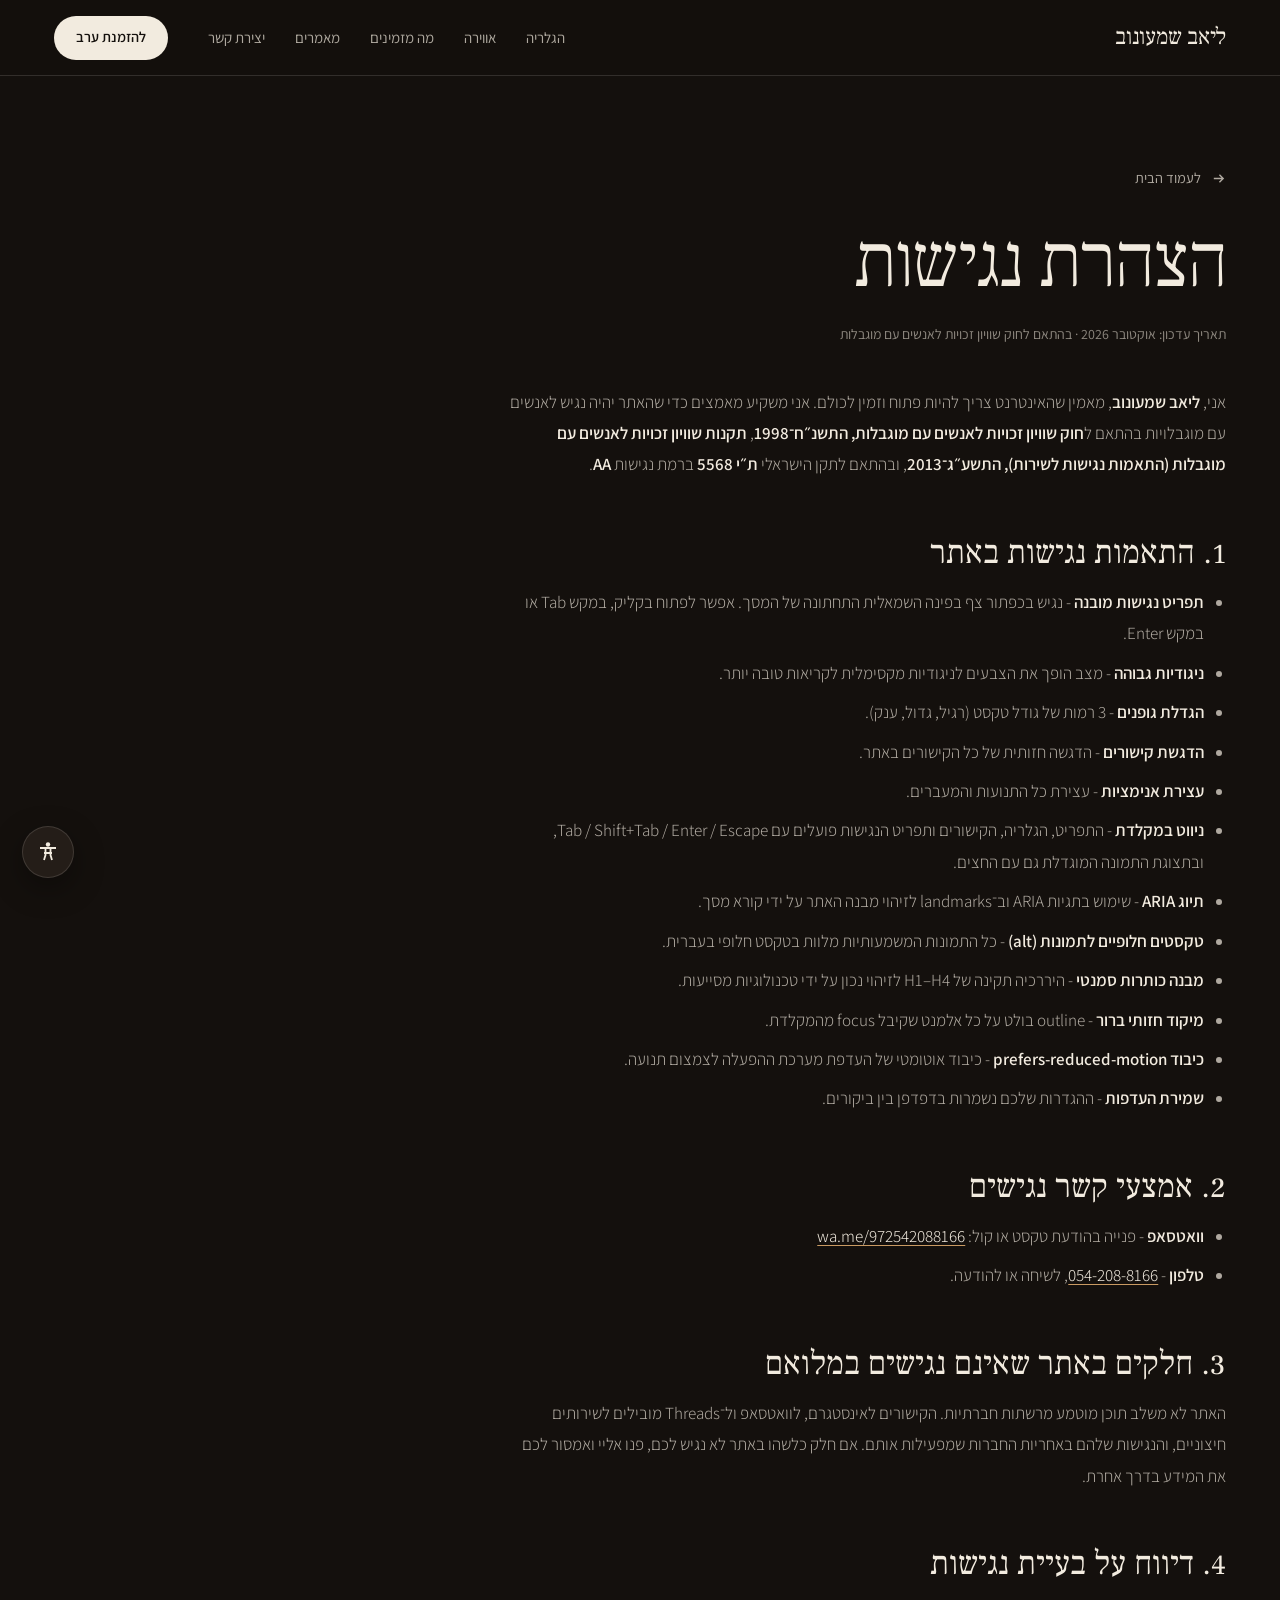
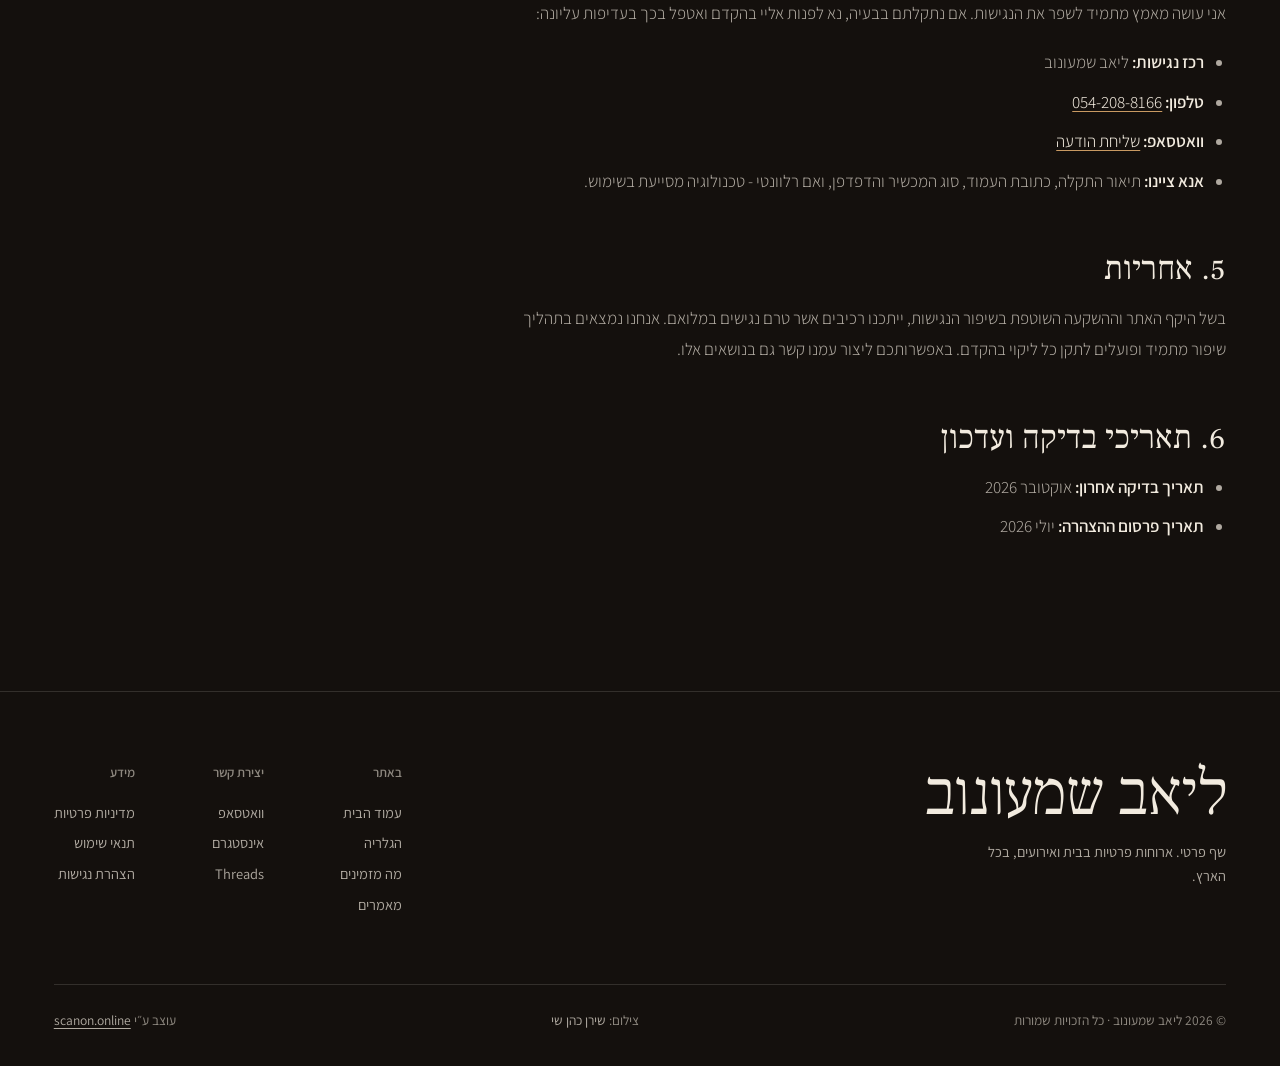
<file: accessibility.html>
<!DOCTYPE html>
<html lang="he" dir="rtl">
<head>
  <meta charset="UTF-8" />
  <meta name="viewport" content="width=device-width,initial-scale=1,viewport-fit=cover" />
  <meta http-equiv="Content-Security-Policy" content="default-src 'self'; img-src 'self' data: https:; style-src 'self' 'unsafe-inline'; font-src 'self' data:; script-src 'self' 'sha256-jzL/1/GTulrXmexS7t+xwD6/mcoLbttEH/AZRIOv8OY='; connect-src 'self'; base-uri 'self'; form-action 'self'; upgrade-insecure-requests" />
  <meta name="referrer" content="strict-origin-when-cross-origin" />
  <title>הצהרת נגישות · ליאב שמעונוב שף פרטי</title>
  <meta name="description" content="הצהרת נגישות האתר של ליאב שמעונוב שף פרטי: ההתאמות באתר, לפי תקן ישראלי 5568 ברמה AA ותקנות הנגישות לשירות, ואיך לדווח על בעיה." />
  <link rel="canonical" href="https://liavshimonov.com/accessibility.html" />
  <meta property="og:locale" content="he_IL" />
  <meta property="og:title" content="הצהרת נגישות · ליאב שמעונוב שף פרטי" />
  <meta property="og:description" content="הצהרת נגישות האתר של ליאב שמעונוב שף פרטי: ההתאמות באתר, לפי תקן ישראלי 5568 ברמה AA ותקנות הנגישות לשירות, ואיך לדווח על בעיה." />
  <meta name="theme-color" content="#14100d" />
  <link rel="icon" type="image/png" href="assets/favicon.png" />
  <link rel="preload" as="font" type="font/woff2" href="assets/fonts/assistant-hebrew-0.woff2" crossorigin />
  <link rel="preload" as="font" type="font/woff2" href="assets/fonts/frank-ruhl-libre-hebrew-2.woff2" crossorigin />
  <link rel="stylesheet" href="assets/site.css?v=5" />
  <script src="assets/boot.js?v=2"></script>
  <script type="speculationrules">{"prefetch":[{"where":{"href_matches":"/*"},"eagerness":"moderate"}]}</script>
</head>
<body>
  <header class="nav" id="nav">
    <div class="shell nav__row">
      <a href="index.html" class="brand"><b>ליאב שמעונוב</b></a>
      <nav class="nav__links" aria-label="ניווט ראשי">
        <a href="index.html#gallery">הגלריה</a>
        <a href="index.html#atmosphere">אווירה</a>
        <a href="index.html#services">מה מזמינים</a>
        <a href="journal.html">מאמרים</a>
        <a href="index.html#contact">יצירת קשר</a>
      </nav>
      <a href="https://wa.me/972542088166?text=%D7%94%D7%99%D7%99%20%D7%9C%D7%99%D7%90%D7%91%2C%20%D7%90%D7%A9%D7%9E%D7%97%20%D7%9C%D7%A7%D7%91%D7%95%D7%A2%20%D7%A2%D7%A8%D7%91" target="_blank" rel="noopener noreferrer" class="btn btn--light nav__cta">להזמנת ערב</a>
      <button class="burger" aria-label="פתיחת תפריט" aria-expanded="false" aria-controls="drawer"><i></i><i></i></button>
    </div>
  </header>
  <div class="drawer" id="drawer" aria-hidden="true">
    <a href="index.html">עמוד הבית</a>
    <a href="index.html#gallery">הגלריה</a>
    <a href="index.html#services">מה מזמינים</a>
    <a href="journal.html">מאמרים</a>
    <a href="index.html#contact">יצירת קשר</a>
    <div class="drawer__foot"><a href="https://wa.me/972542088166?text=%D7%94%D7%99%D7%99%20%D7%9C%D7%99%D7%90%D7%91%2C%20%D7%90%D7%A9%D7%9E%D7%97%20%D7%9C%D7%A7%D7%91%D7%95%D7%A2%20%D7%A2%D7%A8%D7%91" target="_blank" rel="noopener noreferrer">הודעה בוואטסאפ</a><a href="https://www.instagram.com/liav_shimonov_/" target="_blank" rel="noopener noreferrer">ביקור באינסטגרם</a></div>
  </div>

  <main id="main" class="page">
    <div class="shell">
      <a href="index.html" class="back"><svg viewBox="0 0 16 16" fill="none" stroke="currentColor" stroke-width="1.5" aria-hidden="true"><path d="M3 8h10M9 4l4 4-4 4"/></svg> לעמוד הבית</a>
      <div class="prose legal">
      <h1>הצהרת נגישות</h1>
      <div class="page__meta">תאריך עדכון: אוקטובר 2026 · בהתאם לחוק שוויון זכויות לאנשים עם מוגבלות</div>

      <p>
        אני, <strong>ליאב שמעונוב</strong>, מאמין שהאינטרנט צריך להיות פתוח וזמין לכולם. אני משקיע מאמצים כדי שהאתר יהיה נגיש לאנשים עם מוגבלויות בהתאם ל<strong>חוק שוויון זכויות לאנשים עם מוגבלות, התשנ״ח־1998</strong>, <strong>תקנות שוויון זכויות לאנשים עם מוגבלות (התאמות נגישות לשירות), התשע״ג־2013</strong>, ובהתאם לתקן הישראלי <strong>ת״י 5568</strong> ברמת נגישות <strong>AA</strong>.
      </p>

      <h2>1. התאמות נגישות באתר</h2>
      <ul>
        <li><strong>תפריט נגישות מובנה</strong> - נגיש בכפתור צף בפינה השמאלית התחתונה של המסך. אפשר לפתוח בקליק, במקש Tab או במקש Enter.</li>
        <li><strong>ניגודיות גבוהה</strong> - מצב הופך את הצבעים לניגודיות מקסימלית לקריאות טובה יותר.</li>
        <li><strong>הגדלת גופנים</strong> - 3 רמות של גודל טקסט (רגיל, גדול, ענק).</li>
        <li><strong>הדגשת קישורים</strong> - הדגשה חזותית של כל הקישורים באתר.</li>
        <li><strong>עצירת אנימציות</strong> - עצירת כל התנועות והמעברים.</li>
        <li><strong>ניווט במקלדת</strong> - התפריט, הגלריה, הקישורים ותפריט הנגישות פועלים עם Tab / Shift+Tab / Enter / Escape, ובתצוגת התמונה המוגדלת גם עם החצים.</li>
        <li><strong>תיוג ARIA</strong> - שימוש בתגיות ARIA וב־landmarks לזיהוי מבנה האתר על ידי קורא מסך.</li>
        <li><strong>טקסטים חלופיים לתמונות (alt)</strong> - כל התמונות המשמעותיות מלוות בטקסט חלופי בעברית.</li>
        <li><strong>מבנה כותרות סמנטי</strong> - היררכיה תקינה של H1–H4 לזיהוי נכון על ידי טכנולוגיות מסייעות.</li>
        <li><strong>מיקוד חזותי ברור</strong> - outline בולט על כל אלמנט שקיבל focus מהמקלדת.</li>
        <li><strong>כיבוד prefers-reduced-motion</strong> - כיבוד אוטומטי של העדפת מערכת ההפעלה לצמצום תנועה.</li>
        <li><strong>שמירת העדפות</strong> - ההגדרות שלכם נשמרות בדפדפן בין ביקורים.</li>
      </ul>

      <h2>2. אמצעי קשר נגישים</h2>
      <ul>
        <li><strong>וואטסאפ</strong> - פנייה בהודעת טקסט או קול: <a href="https://wa.me/972542088166" target="_blank" rel="noopener noreferrer">wa.me/972542088166</a></li>
        <li><strong>טלפון</strong> - <a href="tel:+972542088166">054-208-8166</a>, לשיחה או להודעה.</li>
      </ul>

      <h2>3. חלקים באתר שאינם נגישים במלואם</h2>
      <p>
        האתר לא משלב תוכן מוטמע מרשתות חברתיות. הקישורים לאינסטגרם, לוואטסאפ ול־Threads מובילים לשירותים חיצוניים, והנגישות שלהם באחריות החברות שמפעילות אותם. אם חלק כלשהו באתר לא נגיש לכם, פנו אליי ואמסור לכם את המידע בדרך אחרת.
      </p>

      <h2>4. דיווח על בעיית נגישות</h2>
      <p>
        אני עושה מאמץ מתמיד לשפר את הנגישות. אם נתקלתם בבעיה, נא לפנות אליי בהקדם ואטפל בכך בעדיפות עליונה:
      </p>
      <ul>
        <li><strong>רכז נגישות:</strong> ליאב שמעונוב</li>
        <li><strong>טלפון:</strong> <a href="tel:+972542088166">054-208-8166</a></li>
        <li><strong>וואטסאפ:</strong> <a href="https://wa.me/972542088166" target="_blank" rel="noopener noreferrer">שליחת הודעה</a></li>
        <li><strong>אנא ציינו:</strong> תיאור התקלה, כתובת העמוד, סוג המכשיר והדפדפן, ואם רלוונטי - טכנולוגיה מסייעת בשימוש.</li>
      </ul>

      <h2>5. אחריות</h2>
      <p>
        בשל היקף האתר וההשקעה השוטפת בשיפור הנגישות, ייתכנו רכיבים אשר טרם נגישים במלואם. אנחנו נמצאים בתהליך שיפור מתמיד ופועלים לתקן כל ליקוי בהקדם. באפשרותכם ליצור עמנו קשר גם בנושאים אלו.
      </p>

      <h2>6. תאריכי בדיקה ועדכון</h2>
      <ul>
        <li><strong>תאריך בדיקה אחרון:</strong> אוקטובר 2026</li>
        <li><strong>תאריך פרסום ההצהרה:</strong> יולי 2026</li>
      </ul>
      </div>
    </div>
  </main>

  <footer class="foot">
    <div class="shell">
      <div class="foot__top">
        <div class="foot__brand"><b>ליאב שמעונוב</b><p>שף פרטי. ארוחות פרטיות בבית ואירועים, בכל הארץ.</p></div>
        <div class="foot__cols">
          <div><h3>באתר</h3><a href="index.html">עמוד הבית</a><a href="index.html#gallery">הגלריה</a><a href="index.html#services">מה מזמינים</a><a href="journal.html">מאמרים</a></div>
          <div><h3>יצירת קשר</h3><a href="https://wa.me/972542088166?text=%D7%94%D7%99%D7%99%20%D7%9C%D7%99%D7%90%D7%91%2C%20%D7%90%D7%A9%D7%9E%D7%97%20%D7%9C%D7%A7%D7%91%D7%95%D7%A2%20%D7%A2%D7%A8%D7%91" target="_blank" rel="noopener noreferrer">וואטסאפ</a><a href="https://www.instagram.com/liav_shimonov_/" target="_blank" rel="noopener noreferrer">אינסטגרם</a><a href="https://www.threads.com/@liav_shimonov_" target="_blank" rel="noopener noreferrer">Threads</a></div>
          <div><h3>מידע</h3><a href="privacy.html">מדיניות פרטיות</a><a href="terms.html">תנאי שימוש</a><a href="accessibility.html">הצהרת נגישות</a></div>
        </div>
      </div>
      <div class="foot__bottom">
        <div>© <span data-year>2026</span> ליאב שמעונוב · כל הזכויות שמורות</div>
        <div>צילום: <a href="https://www.instagram.com/shirancohenshay_photography/" target="_blank" rel="noopener noreferrer">שירן כהן שי</a></div>
        <div class="foot__credit">עוצב ע״י <a href="https://www.instagram.com/scanon.online/" target="_blank" rel="noopener noreferrer">scanon.online</a></div>
      </div>
    </div>
  </footer>

  <button class="a11y-btn" aria-label="פתיחת אפשרויות נגישות" aria-expanded="false" aria-controls="a11y-panel">
    <svg viewBox="0 0 24 24" fill="none" stroke="currentColor" stroke-width="1.8" aria-hidden="true"><circle cx="12" cy="4.5" r="2.2" fill="currentColor" stroke="none"/><path d="M4 8h16M9.5 8v7l-1.5 5M14.5 8v7l1.5 5M8 13h8"/></svg>
  </button>
  <div id="a11y-panel" class="a11y-panel" role="dialog" aria-labelledby="a11y-title" aria-hidden="true">
    <h4 id="a11y-title">נגישות</h4>
    <div class="a11y-row"><span>ניגודיות גבוהה</span><div class="a11y-ctrls"><button class="a11y-chip" data-key="contrast" data-val="off" aria-pressed="true">כבוי</button><button class="a11y-chip" data-key="contrast" data-val="high" aria-pressed="false">גבוה</button></div></div>
    <div class="a11y-row"><span>גודל טקסט</span><div class="a11y-ctrls"><button class="a11y-chip" data-key="fontsize" data-val="m" aria-pressed="true">רגיל</button><button class="a11y-chip" data-key="fontsize" data-val="l" aria-pressed="false">גדול</button><button class="a11y-chip" data-key="fontsize" data-val="xl" aria-pressed="false">ענק</button></div></div>
    <div class="a11y-row"><span>הדגשת קישורים</span><div class="a11y-ctrls"><button class="a11y-chip" data-key="links" data-val="off" aria-pressed="true">כבוי</button><button class="a11y-chip" data-key="links" data-val="highlight" aria-pressed="false">הדגש</button></div></div>
    <div class="a11y-row"><span>עצירת אנימציות</span><div class="a11y-ctrls"><button class="a11y-chip" data-key="motion" data-val="on" aria-pressed="true">פועל</button><button class="a11y-chip" data-key="motion" data-val="off" aria-pressed="false">עצור</button></div></div>
    <button class="a11y-reset">איפוס להגדרות ברירת מחדל</button>
    <p class="a11y-note">נתקלתם בבעיה? <a href="accessibility.html">להצהרת הנגישות</a></p>
  </div>

  <script src="assets/vendor/lenis.min.js"></script>
  <script src="assets/site.js?v=3"></script>
</body>
</html>
</file>
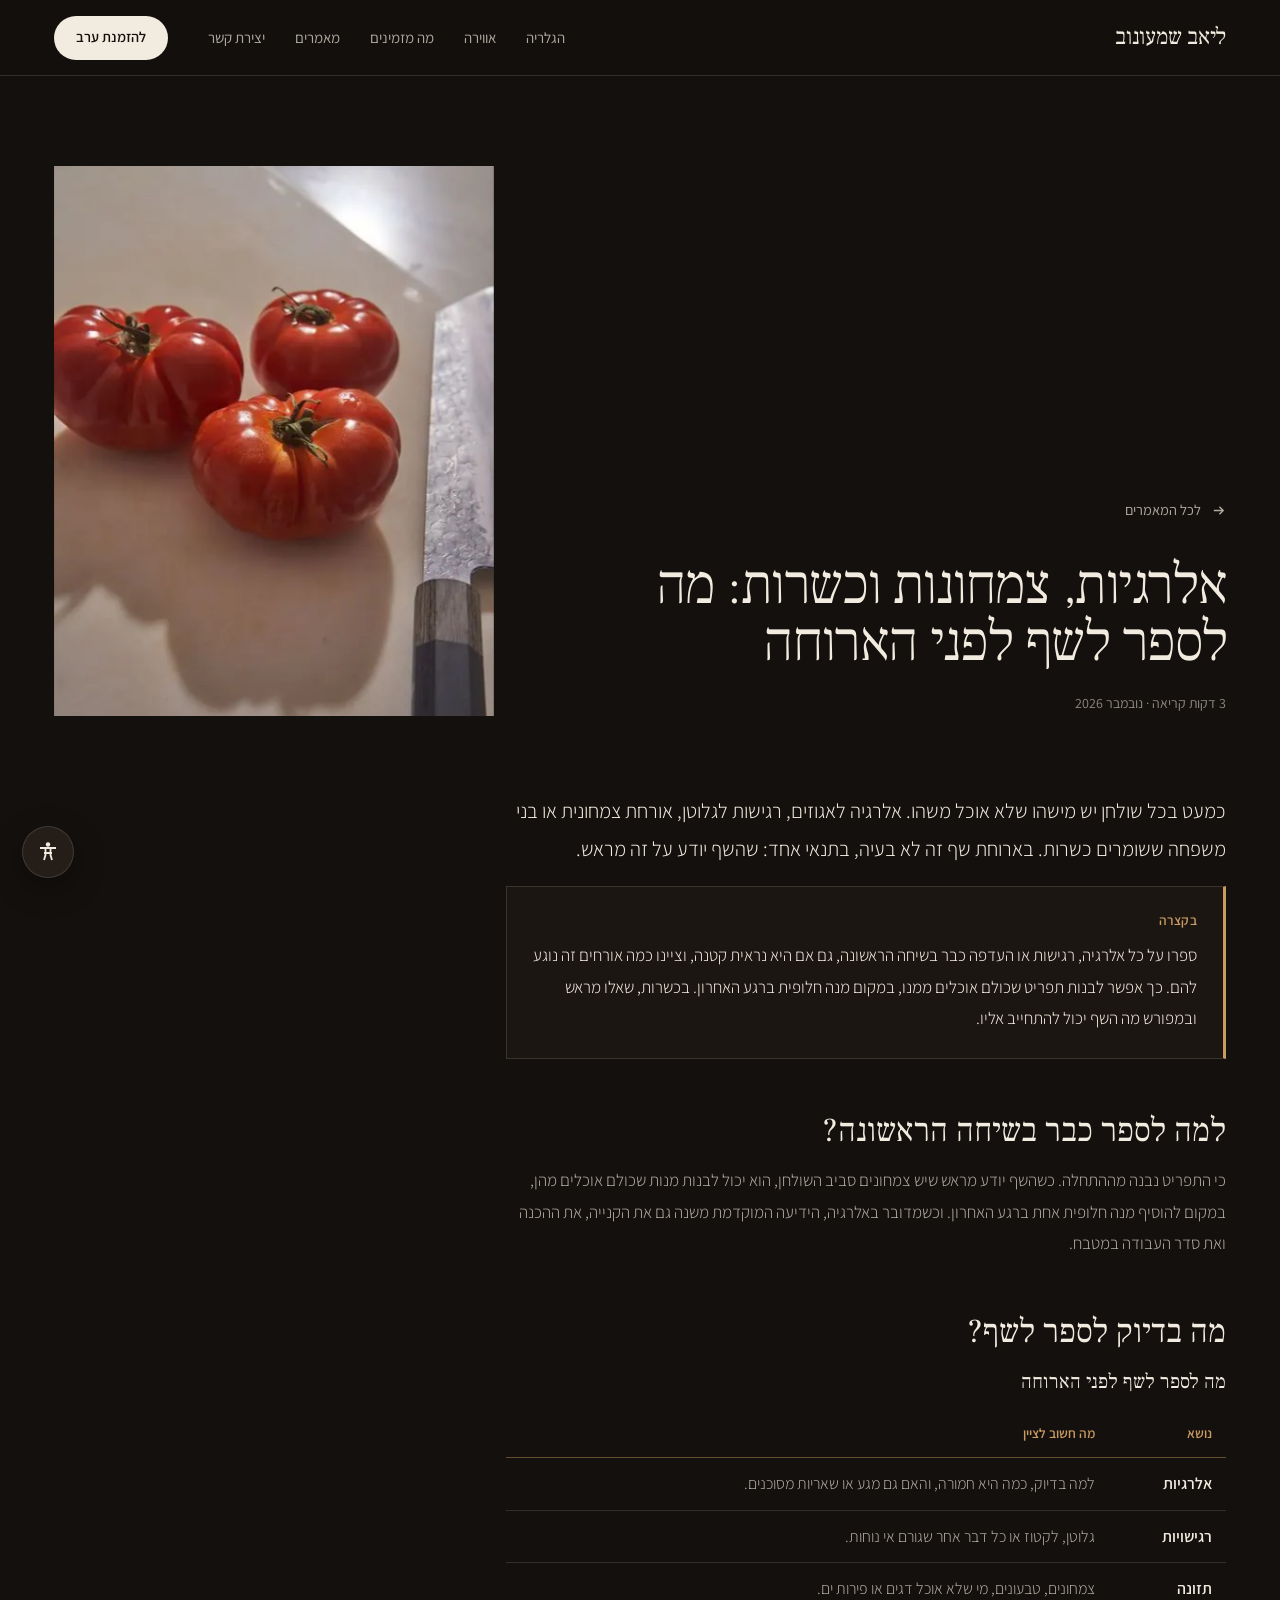
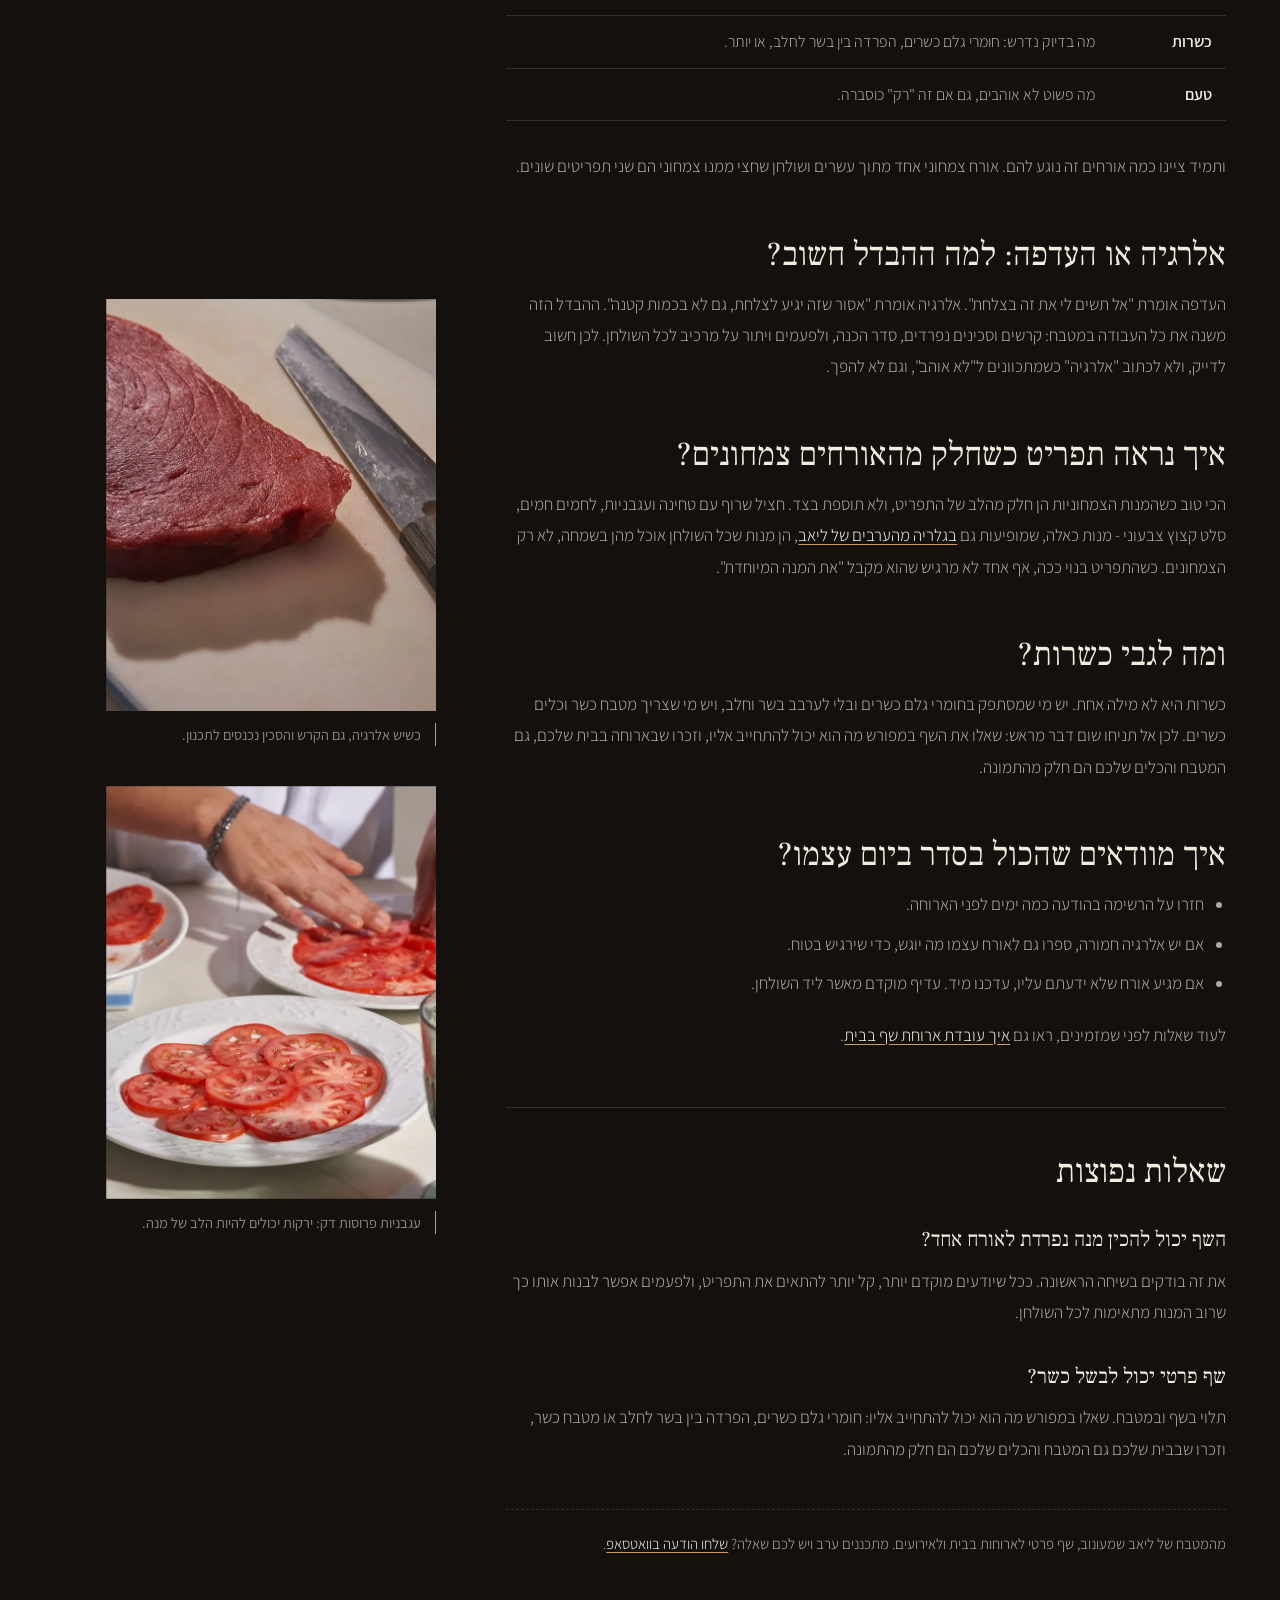
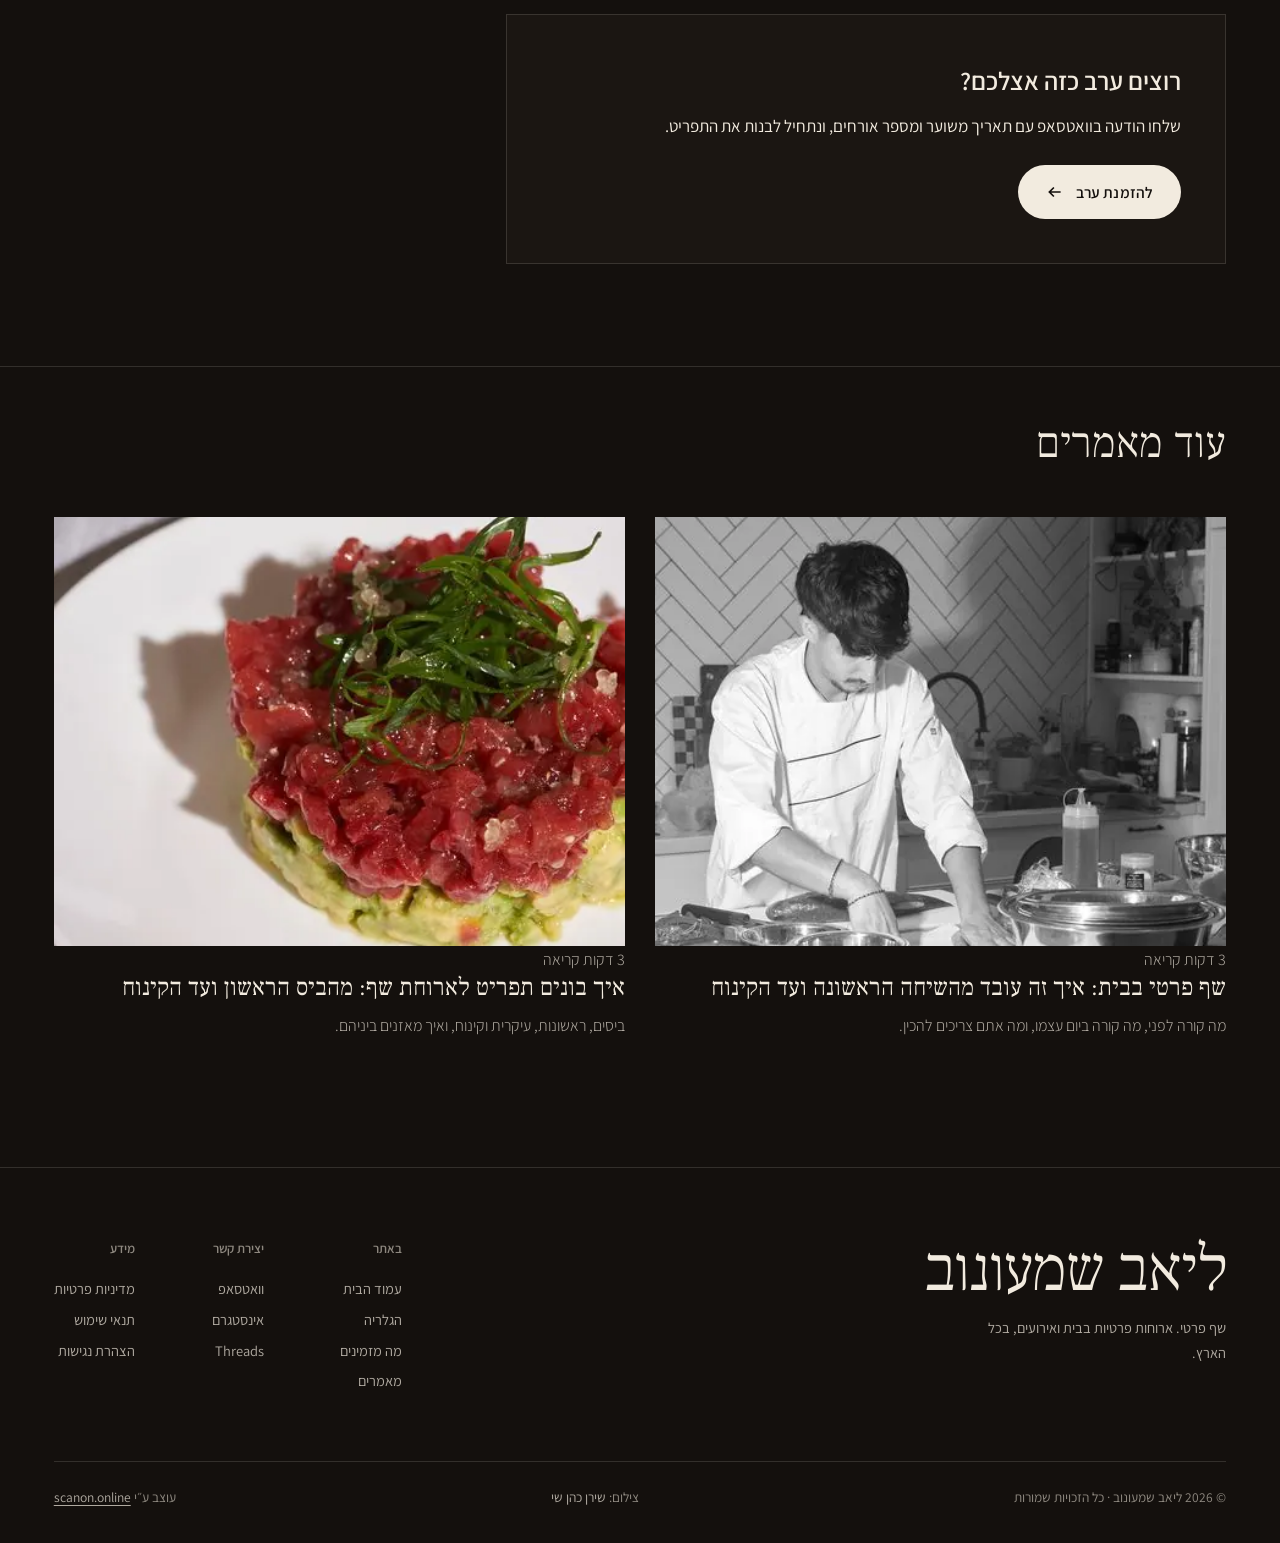
<file: article-allergies-vegetarian-kosher.html>
<!DOCTYPE html>
<html lang="he" dir="rtl">
<head>
  <meta charset="UTF-8" />
  <meta name="viewport" content="width=device-width,initial-scale=1,viewport-fit=cover" />
  <meta http-equiv="Content-Security-Policy" content="default-src 'self'; img-src 'self' data: https:; style-src 'self' 'unsafe-inline'; font-src 'self' data:; script-src 'self' 'sha256-jzL/1/GTulrXmexS7t+xwD6/mcoLbttEH/AZRIOv8OY='; connect-src 'self'; base-uri 'self'; form-action 'self'; upgrade-insecure-requests" />
  <meta name="referrer" content="strict-origin-when-cross-origin" />
  <title>אלרגיות, צמחונות וכשרות: מה לספר לשף | ליאב שמעונוב</title>
  <meta name="description" content="איך מספרים לשף פרטי על אלרגיות, רגישויות, צמחונות, טבעונות וכשרות, למה עושים את זה כבר בשיחה הראשונה, ואיך בונים תפריט שכולם אוכלים ממנו." />
  <link rel="canonical" href="https://liavshimonov.com/article-allergies-vegetarian-kosher.html" />
  <meta property="og:type" content="article" />
  <meta property="og:site_name" content="ליאב שמעונוב · שף פרטי" />
  <meta property="og:locale" content="he_IL" />
  <meta property="og:title" content="אלרגיות, צמחונות וכשרות: מה לספר לשף | ליאב שמעונוב" />
  <meta property="og:description" content="איך מספרים לשף פרטי על אלרגיות, רגישויות, צמחונות, טבעונות וכשרות, למה עושים את זה כבר בשיחה הראשונה, ואיך בונים תפריט שכולם אוכלים ממנו." />
  <meta property="og:url" content="https://liavshimonov.com/article-allergies-vegetarian-kosher.html" />
  <meta property="og:image" content="https://liavshimonov.com/assets/img/og-allergies-vegetarian-kosher.jpg" />
  <meta property="og:image:width" content="1200" />
  <meta property="og:image:height" content="630" />
  <meta property="og:image:alt" content="עגבניות טריות וסכין שף על משטח לבן" />
  <meta property="article:published_time" content="2026-11-26" />
  <meta property="article:modified_time" content="2026-11-26" />
  <meta name="twitter:card" content="summary_large_image" />
  <meta name="theme-color" content="#14100d" />
  <link rel="icon" type="image/png" href="assets/favicon.png" />
  <link rel="apple-touch-icon" href="assets/favicon.png" />
  <link rel="preload" as="font" type="font/woff2" href="assets/fonts/assistant-hebrew-0.woff2" crossorigin />
  <link rel="preload" as="font" type="font/woff2" href="assets/fonts/frank-ruhl-libre-hebrew-2.woff2" crossorigin />
  <link rel="stylesheet" href="assets/site.css?v=5" />
  <script src="assets/boot.js?v=2"></script>
  <script type="application/ld+json">{"@context": "https://schema.org", "@graph": [{"@type": "BlogPosting", "@id": "https://liavshimonov.com/article-allergies-vegetarian-kosher.html#article", "headline": "אלרגיות, צמחונות וכשרות: מה לספר לשף לפני הארוחה", "description": "איך מספרים לשף פרטי על אלרגיות, רגישויות, צמחונות, טבעונות וכשרות, למה עושים את זה כבר בשיחה הראשונה, ואיך בונים תפריט שכולם אוכלים ממנו.", "abstract": "ספרו על כל אלרגיה, רגישות או העדפה כבר בשיחה הראשונה, גם אם היא נראית קטנה, וציינו כמה אורחים זה נוגע להם. כך אפשר לבנות תפריט שכולם אוכלים ממנו, במקום מנה חלופית ברגע האחרון. בכשרות, שאלו מראש ובמפורש מה השף יכול להתחייב אליו.", "inLanguage": "he", "url": "https://liavshimonov.com/article-allergies-vegetarian-kosher.html", "mainEntityOfPage": "https://liavshimonov.com/article-allergies-vegetarian-kosher.html", "image": {"@type": "ImageObject", "url": "https://liavshimonov.com/assets/img/a-allergies-1400.jpg", "width": 933, "height": 1400, "copyrightNotice": "© ליאב שמעונוב", "creditText": "צילום: שירן כהן שי", "creator": {"@type": "Person", "name": "שירן כהן שי", "sameAs": "https://www.instagram.com/shirancohenshay_photography/"}}, "datePublished": "2026-11-26", "dateModified": "2026-11-26", "author": {"@type": "Person", "@id": "https://liavshimonov.com/#liav", "name": "ליאב שמעונוב", "url": "https://liavshimonov.com/"}, "publisher": {"@type": "Person", "@id": "https://liavshimonov.com/#liav", "name": "ליאב שמעונוב", "url": "https://liavshimonov.com/"}, "isPartOf": {"@id": "https://liavshimonov.com/journal.html#blog"}, "wordCount": 500}, {"@type": "FAQPage", "@id": "https://liavshimonov.com/article-allergies-vegetarian-kosher.html#faq", "mainEntity": [{"@type": "Question", "name": "השף יכול להכין מנה נפרדת לאורח אחד?", "acceptedAnswer": {"@type": "Answer", "text": "את זה בודקים בשיחה הראשונה. ככל שיודעים מוקדם יותר, קל יותר להתאים את התפריט, ולפעמים אפשר לבנות אותו כך שרוב המנות מתאימות לכל השולחן."}}, {"@type": "Question", "name": "שף פרטי יכול לבשל כשר?", "acceptedAnswer": {"@type": "Answer", "text": "תלוי בשף ובמטבח. שאלו במפורש מה הוא יכול להתחייב אליו: חומרי גלם כשרים, הפרדה בין בשר לחלב או מטבח כשר, וזכרו שבבית שלכם גם המטבח והכלים שלכם הם חלק מהתמונה."}}]}, {"@type": "BreadcrumbList", "itemListElement": [{"@type": "ListItem", "position": 1, "name": "עמוד הבית", "item": "https://liavshimonov.com/"}, {"@type": "ListItem", "position": 2, "name": "מאמרים", "item": "https://liavshimonov.com/journal.html"}, {"@type": "ListItem", "position": 3, "name": "אלרגיות, צמחונות וכשרות: מה לספר לשף לפני הארוחה", "item": "https://liavshimonov.com/article-allergies-vegetarian-kosher.html"}]}, {"@type": "Person", "@id": "https://liavshimonov.com/#liav", "name": "ליאב שמעונוב", "jobTitle": "שף פרטי", "url": "https://liavshimonov.com/", "areaServed": {"@type": "Country", "name": "ישראל"}, "sameAs": ["https://www.instagram.com/liav_shimonov_/", "https://www.threads.com/@liav_shimonov_"]}]}</script>
  <script type="speculationrules">{"prefetch":[{"where":{"href_matches":"/*"},"eagerness":"moderate"}]}</script>
</head>
<body>
  <header class="nav" id="nav">
    <div class="shell nav__row">
      <a href="index.html" class="brand"><b>ליאב שמעונוב</b></a>
      <nav class="nav__links" aria-label="ניווט ראשי">
        <a href="index.html#gallery">הגלריה</a>
        <a href="index.html#atmosphere">אווירה</a>
        <a href="index.html#services">מה מזמינים</a>
        <a href="journal.html">מאמרים</a>
        <a href="index.html#contact">יצירת קשר</a>
      </nav>
      <a href="https://wa.me/972542088166?text=%D7%94%D7%99%D7%99%20%D7%9C%D7%99%D7%90%D7%91%2C%20%D7%90%D7%A9%D7%9E%D7%97%20%D7%9C%D7%A7%D7%91%D7%95%D7%A2%20%D7%A2%D7%A8%D7%91" target="_blank" rel="noopener noreferrer" class="btn btn--light nav__cta">להזמנת ערב</a>
      <button class="burger" aria-label="פתיחת תפריט" aria-expanded="false" aria-controls="drawer"><i></i><i></i></button>
    </div>
  </header>
  <div class="drawer" id="drawer" aria-hidden="true">
    <a href="index.html">עמוד הבית</a>
    <a href="index.html#gallery">הגלריה</a>
    <a href="index.html#services">מה מזמינים</a>
    <a href="journal.html">מאמרים</a>
    <a href="index.html#contact">יצירת קשר</a>
    <div class="drawer__foot"><a href="https://wa.me/972542088166?text=%D7%94%D7%99%D7%99%20%D7%9C%D7%99%D7%90%D7%91%2C%20%D7%90%D7%A9%D7%9E%D7%97%20%D7%9C%D7%A7%D7%91%D7%95%D7%A2%20%D7%A2%D7%A8%D7%91" target="_blank" rel="noopener noreferrer">הודעה בוואטסאפ</a><a href="https://www.instagram.com/liav_shimonov_/" target="_blank" rel="noopener noreferrer">ביקור באינסטגרם</a></div>
  </div>

  <main id="main" class="page">
    <article class="shell">
      <div class="art__head">
        <div class="art__intro">
          <a href="journal.html" class="back"><svg viewBox="0 0 16 16" fill="none" stroke="currentColor" stroke-width="1.5" aria-hidden="true"><path d="M3 8h10M9 4l4 4-4 4"/></svg> לכל המאמרים</a>
          <h1>אלרגיות, צמחונות וכשרות: מה לספר לשף לפני הארוחה</h1>
          <p class="page__meta">3 דקות קריאה · <time datetime="2026-11-26">נובמבר 2026</time></p>
        </div>
        <div class="pic pic--rv art__cover" data-pan="0.5"><img src="assets/img/a-allergies-1400.webp" srcset="assets/img/a-allergies-700.webp 467w, assets/img/a-allergies-1400.webp 933w" sizes="(max-width:900px) 92vw, 440px" alt="עגבניות טריות וסכין שף על משטח לבן" width="933" height="1400" style="object-position:50% 50%" fetchpriority="high" /></div>
      </div>
      <div class="prose">
<p class="art__lead">כמעט בכל שולחן יש מישהו שלא אוכל משהו. אלרגיה לאגוזים, רגישות לגלוטן, אורחת צמחונית או בני משפחה ששומרים כשרות. בארוחת שף זה לא בעיה, בתנאי אחד: שהשף יודע על זה מראש.</p>
<div class="tldr"><strong>בקצרה</strong><p>ספרו על כל אלרגיה, רגישות או העדפה כבר בשיחה הראשונה, גם אם היא נראית קטנה, וציינו כמה אורחים זה נוגע להם. כך אפשר לבנות תפריט שכולם אוכלים ממנו, במקום מנה חלופית ברגע האחרון. בכשרות, שאלו מראש ובמפורש מה השף יכול להתחייב אליו.</p></div>
<h2>למה לספר כבר בשיחה הראשונה?</h2>
<p>כי התפריט נבנה מההתחלה. כשהשף יודע מראש שיש צמחונים סביב השולחן, הוא יכול לבנות מנות שכולם אוכלים מהן, במקום להוסיף מנה חלופית אחת ברגע האחרון. וכשמדובר באלרגיה, הידיעה המוקדמת משנה גם את הקנייה, את ההכנה ואת סדר העבודה במטבח.</p>
<h2>מה בדיוק לספר לשף?</h2>
<div class="tbl"><table class="facts"><caption>מה לספר לשף לפני הארוחה</caption>
<thead><tr><th scope="col">נושא</th><th scope="col">מה חשוב לציין</th></tr></thead>
<tbody>
<tr><th scope="row">אלרגיות</th><td>למה בדיוק, כמה היא חמורה, והאם גם מגע או שאריות מסוכנים.</td></tr>
<tr><th scope="row">רגישויות</th><td>גלוטן, לקטוז או כל דבר אחר שגורם אי נוחות.</td></tr>
<tr><th scope="row">תזונה</th><td>צמחונים, טבעונים, מי שלא אוכל דגים או פירות ים.</td></tr>
<tr><th scope="row">כשרות</th><td>מה בדיוק נדרש: חומרי גלם כשרים, הפרדה בין בשר לחלב, או יותר.</td></tr>
<tr><th scope="row">טעם</th><td>מה פשוט לא אוהבים, גם אם זה "רק" כוסברה.</td></tr>
</tbody></table></div>
<p>ותמיד ציינו כמה אורחים זה נוגע להם. אורח צמחוני אחד מתוך עשרים ושולחן שחצי ממנו צמחוני הם שני תפריטים שונים.</p>
<h2>אלרגיה או העדפה: למה ההבדל חשוב?</h2>
<figure class="art__fig"><div class="pic pic--rv"><img src="assets/img/f-tuna-board-1000.webp" srcset="assets/img/f-tuna-board-1000.webp 667w, assets/img/f-tuna-board-1600.webp 1067w" sizes="(min-width:1280px) 330px, (max-width:760px) 92vw, 720px" alt="נתח טונה טרי וסכין שף על קרש לבן" width="667" height="1000" loading="lazy" decoding="async" /></div><figcaption>כשיש אלרגיה, גם הקרש והסכין נכנסים לתכנון.</figcaption></figure>
<p>העדפה אומרת "אל תשים לי את זה בצלחת". אלרגיה אומרת "אסור שזה יגיע לצלחת, גם לא בכמות קטנה". ההבדל הזה משנה את כל העבודה במטבח: קרשים וסכינים נפרדים, סדר הכנה, ולפעמים ויתור על מרכיב לכל השולחן. לכן חשוב לדייק, ולא לכתוב "אלרגיה" כשמתכוונים ל"לא אוהב", וגם לא להפך.</p>
<h2>איך נראה תפריט כשחלק מהאורחים צמחונים?</h2>
<figure class="art__fig"><div class="pic pic--rv"><img src="assets/img/f-tomato-slices-1000.webp" srcset="assets/img/f-tomato-slices-1000.webp 667w, assets/img/f-tomato-slices-1600.webp 1067w" sizes="(min-width:1280px) 330px, (max-width:760px) 92vw, 720px" alt="פרוסות עגבנייה מסודרות על צלחות לבנות" width="667" height="1000" loading="lazy" decoding="async" /></div><figcaption>עגבניות פרוסות דק: ירקות יכולים להיות הלב של מנה.</figcaption></figure>
<p>הכי טוב כשהמנות הצמחוניות הן חלק מהלב של התפריט, ולא תוספת בצד. חציל שרוף עם טחינה ועגבניות, לחמים חמים, סלט קצוץ צבעוני - מנות כאלה, שמופיעות גם <a href="index.html#gallery">בגלריה מהערבים של ליאב</a>, הן מנות שכל השולחן אוכל מהן בשמחה, לא רק הצמחונים. כשהתפריט בנוי ככה, אף אחד לא מרגיש שהוא מקבל "את המנה המיוחדת".</p>
<h2>ומה לגבי כשרות?</h2>
<p>כשרות היא לא מילה אחת. יש מי שמסתפק בחומרי גלם כשרים ובלי לערבב בשר וחלב, ויש מי שצריך מטבח כשר וכלים כשרים. לכן אל תניחו שום דבר מראש: שאלו את השף במפורש מה הוא יכול להתחייב אליו, וזכרו שבארוחה בבית שלכם, גם המטבח והכלים שלכם הם חלק מהתמונה.</p>
<h2>איך מוודאים שהכול בסדר ביום עצמו?</h2>
<ul>
<li>חזרו על הרשימה בהודעה כמה ימים לפני הארוחה.</li>
<li>אם יש אלרגיה חמורה, ספרו גם לאורח עצמו מה יוגש, כדי שירגיש בטוח.</li>
<li>אם מגיע אורח שלא ידעתם עליו, עדכנו מיד. עדיף מוקדם מאשר ליד השולחן.</li>
</ul>
<p>לעוד שאלות לפני שמזמינים, ראו גם <a href="article-private-chef-at-home.html">איך עובדת ארוחת שף בבית</a>.</p>
<section class="faq" aria-labelledby="faq-h"><h2 id="faq-h">שאלות נפוצות</h2><h3>השף יכול להכין מנה נפרדת לאורח אחד?</h3><p>את זה בודקים בשיחה הראשונה. ככל שיודעים מוקדם יותר, קל יותר להתאים את התפריט, ולפעמים אפשר לבנות אותו כך שרוב המנות מתאימות לכל השולחן.</p><h3>שף פרטי יכול לבשל כשר?</h3><p>תלוי בשף ובמטבח. שאלו במפורש מה הוא יכול להתחייב אליו: חומרי גלם כשרים, הפרדה בין בשר לחלב או מטבח כשר, וזכרו שבבית שלכם גם המטבח והכלים שלכם הם חלק מהתמונה.</p></section>
<p class="byline">מהמטבח של ליאב שמעונוב, שף פרטי לארוחות בבית ולאירועים. מתכננים ערב ויש לכם שאלה? <a href="https://wa.me/972542088166?text=%D7%94%D7%99%D7%99%20%D7%9C%D7%99%D7%90%D7%91%2C%20%D7%90%D7%A9%D7%9E%D7%97%20%D7%9C%D7%A7%D7%91%D7%95%D7%A2%20%D7%A2%D7%A8%D7%91" target="_blank" rel="noopener noreferrer">שלחו הודעה בוואטסאפ</a>.</p>
</div>
      <div class="art__box rv">
  <h2>רוצים ערב כזה אצלכם?</h2>
  <p>שלחו הודעה בוואטסאפ עם תאריך משוער ומספר אורחים, ונתחיל לבנות את התפריט.</p>
  <a href="https://wa.me/972542088166?text=%D7%94%D7%99%D7%99%20%D7%9C%D7%99%D7%90%D7%91%2C%20%D7%90%D7%A9%D7%9E%D7%97%20%D7%9C%D7%A7%D7%91%D7%95%D7%A2%20%D7%A2%D7%A8%D7%91" target="_blank" rel="noopener noreferrer" class="btn btn--light">להזמנת ערב <svg viewBox="0 0 16 16" fill="none" stroke="currentColor" stroke-width="1.5" aria-hidden="true"><path d="M13 8H3M7 4 3 8l4 4"/></svg></a>
</div>
    </article>
    <aside class="shell art__next">
      <h2>עוד מאמרים</h2>
      <div class="cards">
          <a class="card rv" href="article-private-chef-at-home.html">
            <div class="pic"><img src="assets/img/a-home-700.webp" alt="ליאב במעיל שף במטבח ביתי, מכין מנות ליד ערימת צלחות" width="467" height="700" style="object-position:50% 55%" loading="lazy" /></div>
            <p class="card__meta">3 דקות קריאה</p>
            <h3>שף פרטי בבית: איך זה עובד מהשיחה הראשונה ועד הקינוח</h3>
            <p>מה קורה לפני, מה קורה ביום עצמו, ומה אתם צריכים להכין.</p>
          </a>
          <a class="card rv" href="article-chef-menu-structure.html">
            <div class="pic"><img src="assets/img/a-menu-700.webp" alt="טרטר טונה עם עשבי תיבול בצלחת לבנה, על שולחן ערוך" width="467" height="700" style="object-position:50% 55%" loading="lazy" /></div>
            <p class="card__meta">3 דקות קריאה</p>
            <h3>איך בונים תפריט לארוחת שף: מהביס הראשון ועד הקינוח</h3>
            <p>ביסים, ראשונות, עיקרית וקינוח, ואיך מאזנים ביניהם.</p>
          </a>
      </div>
    </aside>
  </main>

  <footer class="foot">
    <div class="shell">
      <div class="foot__top">
        <div class="foot__brand"><b>ליאב שמעונוב</b><p>שף פרטי. ארוחות פרטיות בבית ואירועים, בכל הארץ.</p></div>
        <div class="foot__cols">
          <div><h3>באתר</h3><a href="index.html">עמוד הבית</a><a href="index.html#gallery">הגלריה</a><a href="index.html#services">מה מזמינים</a><a href="journal.html">מאמרים</a></div>
          <div><h3>יצירת קשר</h3><a href="https://wa.me/972542088166?text=%D7%94%D7%99%D7%99%20%D7%9C%D7%99%D7%90%D7%91%2C%20%D7%90%D7%A9%D7%9E%D7%97%20%D7%9C%D7%A7%D7%91%D7%95%D7%A2%20%D7%A2%D7%A8%D7%91" target="_blank" rel="noopener noreferrer">וואטסאפ</a><a href="https://www.instagram.com/liav_shimonov_/" target="_blank" rel="noopener noreferrer">אינסטגרם</a><a href="https://www.threads.com/@liav_shimonov_" target="_blank" rel="noopener noreferrer">Threads</a></div>
          <div><h3>מידע</h3><a href="privacy.html">מדיניות פרטיות</a><a href="terms.html">תנאי שימוש</a><a href="accessibility.html">הצהרת נגישות</a></div>
        </div>
      </div>
      <div class="foot__bottom">
        <div>© <span data-year>2026</span> ליאב שמעונוב · כל הזכויות שמורות</div>
        <div>צילום: <a href="https://www.instagram.com/shirancohenshay_photography/" target="_blank" rel="noopener noreferrer">שירן כהן שי</a></div>
        <div class="foot__credit">עוצב ע״י <a href="https://www.instagram.com/scanon.online/" target="_blank" rel="noopener noreferrer">scanon.online</a></div>
      </div>
    </div>
  </footer>

  <button class="a11y-btn" aria-label="פתיחת אפשרויות נגישות" aria-expanded="false" aria-controls="a11y-panel">
    <svg viewBox="0 0 24 24" fill="none" stroke="currentColor" stroke-width="1.8" aria-hidden="true"><circle cx="12" cy="4.5" r="2.2" fill="currentColor" stroke="none"/><path d="M4 8h16M9.5 8v7l-1.5 5M14.5 8v7l1.5 5M8 13h8"/></svg>
  </button>
  <div id="a11y-panel" class="a11y-panel" role="dialog" aria-labelledby="a11y-title" aria-hidden="true">
    <h4 id="a11y-title">נגישות</h4>
    <div class="a11y-row"><span>ניגודיות גבוהה</span><div class="a11y-ctrls"><button class="a11y-chip" data-key="contrast" data-val="off" aria-pressed="true">כבוי</button><button class="a11y-chip" data-key="contrast" data-val="high" aria-pressed="false">גבוה</button></div></div>
    <div class="a11y-row"><span>גודל טקסט</span><div class="a11y-ctrls"><button class="a11y-chip" data-key="fontsize" data-val="m" aria-pressed="true">רגיל</button><button class="a11y-chip" data-key="fontsize" data-val="l" aria-pressed="false">גדול</button><button class="a11y-chip" data-key="fontsize" data-val="xl" aria-pressed="false">ענק</button></div></div>
    <div class="a11y-row"><span>הדגשת קישורים</span><div class="a11y-ctrls"><button class="a11y-chip" data-key="links" data-val="off" aria-pressed="true">כבוי</button><button class="a11y-chip" data-key="links" data-val="highlight" aria-pressed="false">הדגש</button></div></div>
    <div class="a11y-row"><span>עצירת אנימציות</span><div class="a11y-ctrls"><button class="a11y-chip" data-key="motion" data-val="on" aria-pressed="true">פועל</button><button class="a11y-chip" data-key="motion" data-val="off" aria-pressed="false">עצור</button></div></div>
    <button class="a11y-reset">איפוס להגדרות ברירת מחדל</button>
    <p class="a11y-note">נתקלתם בבעיה? <a href="accessibility.html">להצהרת הנגישות</a></p>
  </div>

  <script src="assets/vendor/lenis.min.js"></script>
  <script src="assets/site.js?v=3"></script>
</body>
</html>
</file>
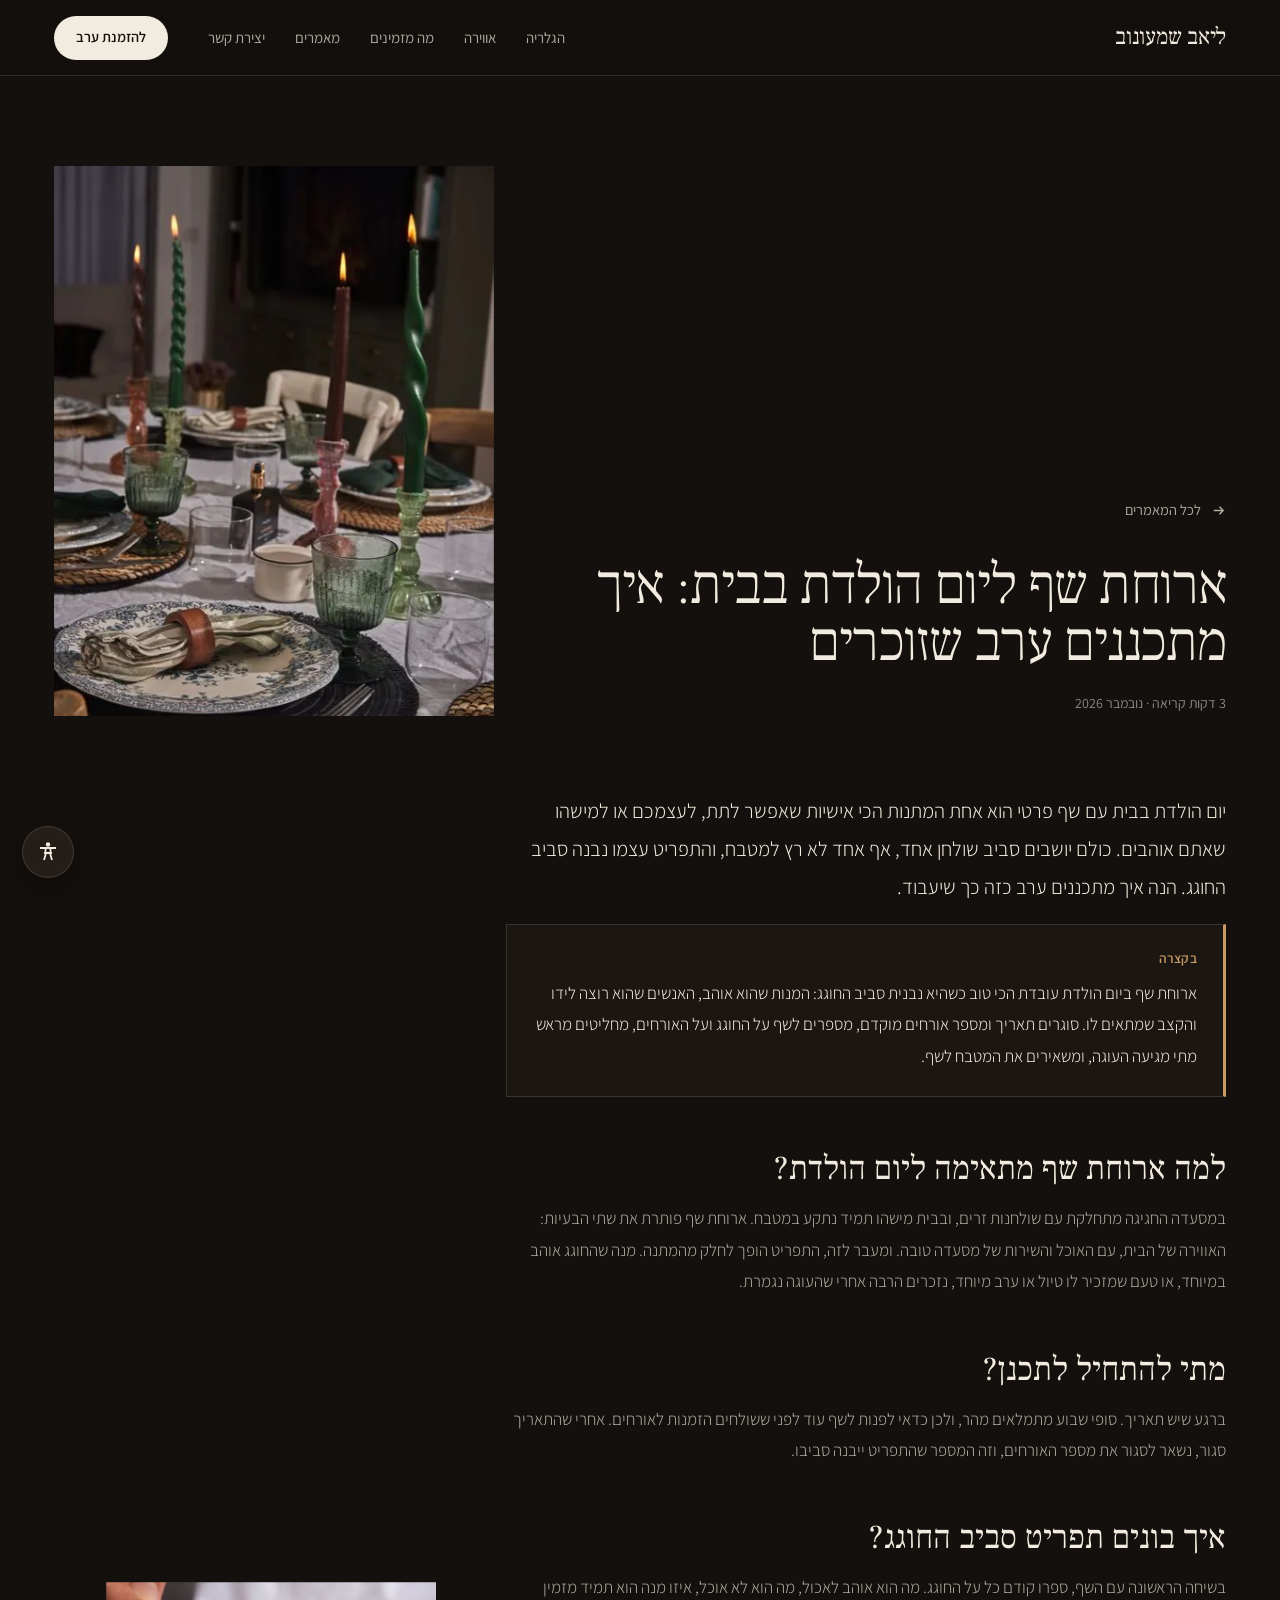
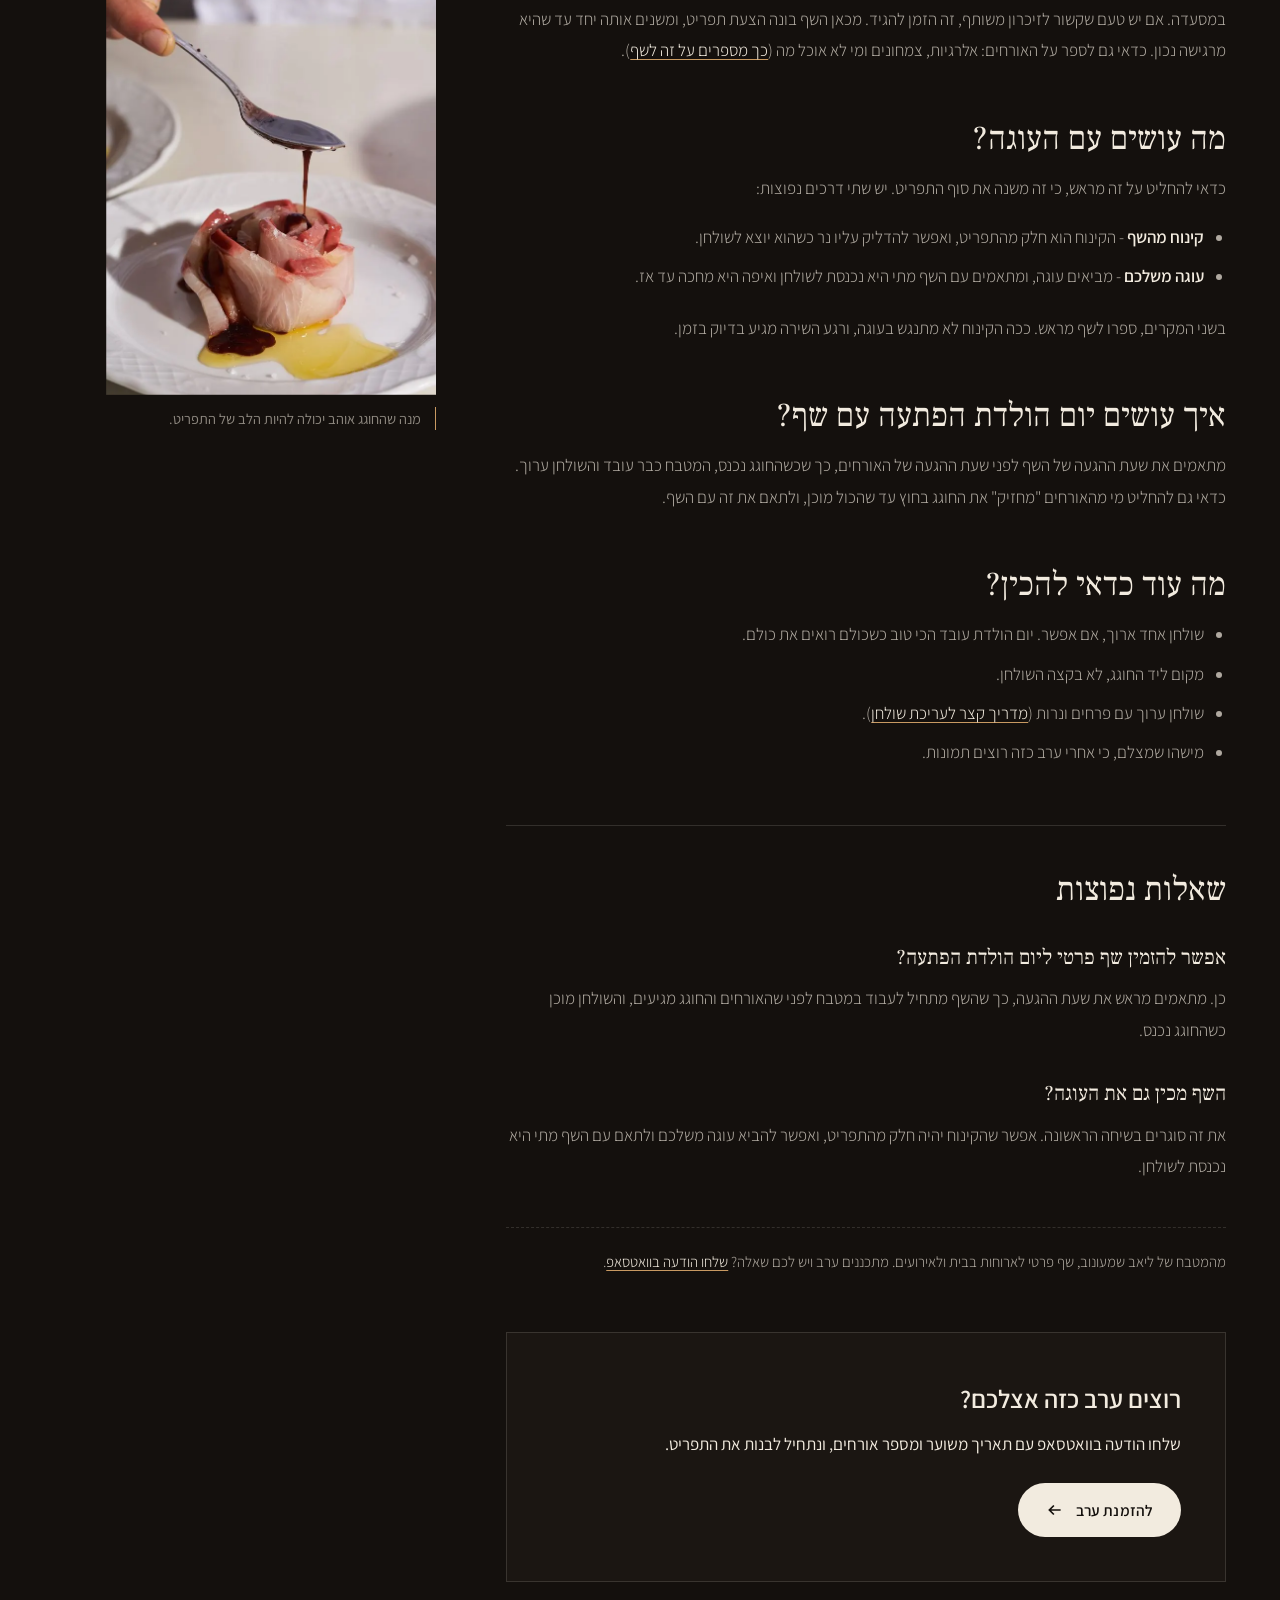
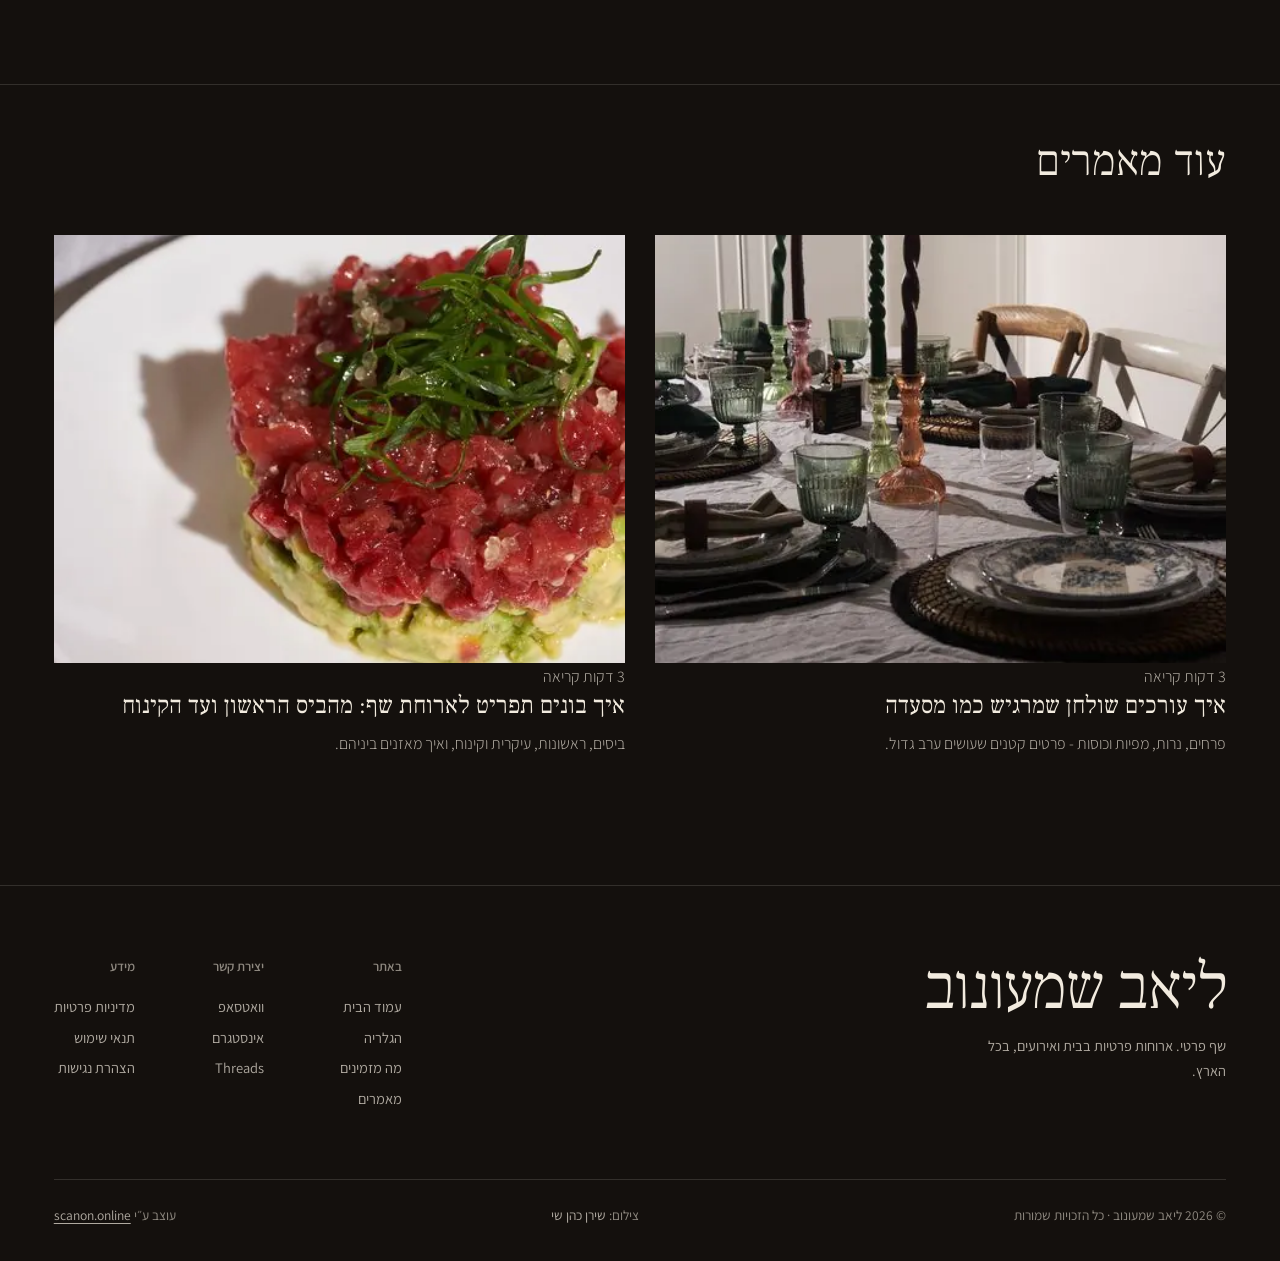
<file: article-birthday-dinner-at-home.html>
<!DOCTYPE html>
<html lang="he" dir="rtl">
<head>
  <meta charset="UTF-8" />
  <meta name="viewport" content="width=device-width,initial-scale=1,viewport-fit=cover" />
  <meta http-equiv="Content-Security-Policy" content="default-src 'self'; img-src 'self' data: https:; style-src 'self' 'unsafe-inline'; font-src 'self' data:; script-src 'self' 'sha256-jzL/1/GTulrXmexS7t+xwD6/mcoLbttEH/AZRIOv8OY='; connect-src 'self'; base-uri 'self'; form-action 'self'; upgrade-insecure-requests" />
  <meta name="referrer" content="strict-origin-when-cross-origin" />
  <title>ארוחת שף ליום הולדת בבית: איך מתכננים | ליאב שמעונוב</title>
  <meta name="description" content="איך מתכננים יום הולדת עם שף פרטי בבית: מתי להזמין, איך בונים תפריט סביב החוגג, מה עושים עם העוגה ואיך מארגנים יום הולדת הפתעה." />
  <link rel="canonical" href="https://liavshimonov.com/article-birthday-dinner-at-home.html" />
  <meta property="og:type" content="article" />
  <meta property="og:site_name" content="ליאב שמעונוב · שף פרטי" />
  <meta property="og:locale" content="he_IL" />
  <meta property="og:title" content="ארוחת שף ליום הולדת בבית: איך מתכננים | ליאב שמעונוב" />
  <meta property="og:description" content="איך מתכננים יום הולדת עם שף פרטי בבית: מתי להזמין, איך בונים תפריט סביב החוגג, מה עושים עם העוגה ואיך מארגנים יום הולדת הפתעה." />
  <meta property="og:url" content="https://liavshimonov.com/article-birthday-dinner-at-home.html" />
  <meta property="og:image" content="https://liavshimonov.com/assets/img/og-birthday-dinner-at-home.jpg" />
  <meta property="og:image:width" content="1200" />
  <meta property="og:image:height" content="630" />
  <meta property="og:image:alt" content="שולחן ערוך לערב חגיגי: נרות מסולסלים דולקים, צלחות מעוטרות ומפיות" />
  <meta property="article:published_time" content="2026-11-26" />
  <meta property="article:modified_time" content="2026-11-26" />
  <meta name="twitter:card" content="summary_large_image" />
  <meta name="theme-color" content="#14100d" />
  <link rel="icon" type="image/png" href="assets/favicon.png" />
  <link rel="apple-touch-icon" href="assets/favicon.png" />
  <link rel="preload" as="font" type="font/woff2" href="assets/fonts/assistant-hebrew-0.woff2" crossorigin />
  <link rel="preload" as="font" type="font/woff2" href="assets/fonts/frank-ruhl-libre-hebrew-2.woff2" crossorigin />
  <link rel="stylesheet" href="assets/site.css?v=5" />
  <script src="assets/boot.js?v=2"></script>
  <script type="application/ld+json">{"@context": "https://schema.org", "@graph": [{"@type": "BlogPosting", "@id": "https://liavshimonov.com/article-birthday-dinner-at-home.html#article", "headline": "ארוחת שף ליום הולדת בבית: איך מתכננים ערב שזוכרים", "description": "איך מתכננים יום הולדת עם שף פרטי בבית: מתי להזמין, איך בונים תפריט סביב החוגג, מה עושים עם העוגה ואיך מארגנים יום הולדת הפתעה.", "abstract": "ארוחת שף ביום הולדת עובדת הכי טוב כשהיא נבנית סביב החוגג: המנות שהוא אוהב, האנשים שהוא רוצה לידו והקצב שמתאים לו. סוגרים תאריך ומספר אורחים מוקדם, מספרים לשף על החוגג ועל האורחים, מחליטים מראש מתי מגיעה העוגה, ומשאירים את המטבח לשף.", "inLanguage": "he", "url": "https://liavshimonov.com/article-birthday-dinner-at-home.html", "mainEntityOfPage": "https://liavshimonov.com/article-birthday-dinner-at-home.html", "image": {"@type": "ImageObject", "url": "https://liavshimonov.com/assets/img/a-birthday-1400.jpg", "width": 933, "height": 1400, "copyrightNotice": "© ליאב שמעונוב", "creditText": "צילום: שירן כהן שי", "creator": {"@type": "Person", "name": "שירן כהן שי", "sameAs": "https://www.instagram.com/shirancohenshay_photography/"}}, "datePublished": "2026-11-26", "dateModified": "2026-11-26", "author": {"@type": "Person", "@id": "https://liavshimonov.com/#liav", "name": "ליאב שמעונוב", "url": "https://liavshimonov.com/"}, "publisher": {"@type": "Person", "@id": "https://liavshimonov.com/#liav", "name": "ליאב שמעונוב", "url": "https://liavshimonov.com/"}, "isPartOf": {"@id": "https://liavshimonov.com/journal.html#blog"}, "wordCount": 442}, {"@type": "FAQPage", "@id": "https://liavshimonov.com/article-birthday-dinner-at-home.html#faq", "mainEntity": [{"@type": "Question", "name": "אפשר להזמין שף פרטי ליום הולדת הפתעה?", "acceptedAnswer": {"@type": "Answer", "text": "כן. מתאמים מראש את שעת ההגעה, כך שהשף מתחיל לעבוד במטבח לפני שהאורחים והחוגג מגיעים, והשולחן מוכן כשהחוגג נכנס."}}, {"@type": "Question", "name": "השף מכין גם את העוגה?", "acceptedAnswer": {"@type": "Answer", "text": "את זה סוגרים בשיחה הראשונה. אפשר שהקינוח יהיה חלק מהתפריט, ואפשר להביא עוגה משלכם ולתאם עם השף מתי היא נכנסת לשולחן."}}]}, {"@type": "BreadcrumbList", "itemListElement": [{"@type": "ListItem", "position": 1, "name": "עמוד הבית", "item": "https://liavshimonov.com/"}, {"@type": "ListItem", "position": 2, "name": "מאמרים", "item": "https://liavshimonov.com/journal.html"}, {"@type": "ListItem", "position": 3, "name": "ארוחת שף ליום הולדת בבית: איך מתכננים ערב שזוכרים", "item": "https://liavshimonov.com/article-birthday-dinner-at-home.html"}]}, {"@type": "Person", "@id": "https://liavshimonov.com/#liav", "name": "ליאב שמעונוב", "jobTitle": "שף פרטי", "url": "https://liavshimonov.com/", "areaServed": {"@type": "Country", "name": "ישראל"}, "sameAs": ["https://www.instagram.com/liav_shimonov_/", "https://www.threads.com/@liav_shimonov_"]}]}</script>
  <script type="speculationrules">{"prefetch":[{"where":{"href_matches":"/*"},"eagerness":"moderate"}]}</script>
</head>
<body>
  <header class="nav" id="nav">
    <div class="shell nav__row">
      <a href="index.html" class="brand"><b>ליאב שמעונוב</b></a>
      <nav class="nav__links" aria-label="ניווט ראשי">
        <a href="index.html#gallery">הגלריה</a>
        <a href="index.html#atmosphere">אווירה</a>
        <a href="index.html#services">מה מזמינים</a>
        <a href="journal.html">מאמרים</a>
        <a href="index.html#contact">יצירת קשר</a>
      </nav>
      <a href="https://wa.me/972542088166?text=%D7%94%D7%99%D7%99%20%D7%9C%D7%99%D7%90%D7%91%2C%20%D7%90%D7%A9%D7%9E%D7%97%20%D7%9C%D7%A7%D7%91%D7%95%D7%A2%20%D7%A2%D7%A8%D7%91" target="_blank" rel="noopener noreferrer" class="btn btn--light nav__cta">להזמנת ערב</a>
      <button class="burger" aria-label="פתיחת תפריט" aria-expanded="false" aria-controls="drawer"><i></i><i></i></button>
    </div>
  </header>
  <div class="drawer" id="drawer" aria-hidden="true">
    <a href="index.html">עמוד הבית</a>
    <a href="index.html#gallery">הגלריה</a>
    <a href="index.html#services">מה מזמינים</a>
    <a href="journal.html">מאמרים</a>
    <a href="index.html#contact">יצירת קשר</a>
    <div class="drawer__foot"><a href="https://wa.me/972542088166?text=%D7%94%D7%99%D7%99%20%D7%9C%D7%99%D7%90%D7%91%2C%20%D7%90%D7%A9%D7%9E%D7%97%20%D7%9C%D7%A7%D7%91%D7%95%D7%A2%20%D7%A2%D7%A8%D7%91" target="_blank" rel="noopener noreferrer">הודעה בוואטסאפ</a><a href="https://www.instagram.com/liav_shimonov_/" target="_blank" rel="noopener noreferrer">ביקור באינסטגרם</a></div>
  </div>

  <main id="main" class="page">
    <article class="shell">
      <div class="art__head">
        <div class="art__intro">
          <a href="journal.html" class="back"><svg viewBox="0 0 16 16" fill="none" stroke="currentColor" stroke-width="1.5" aria-hidden="true"><path d="M3 8h10M9 4l4 4-4 4"/></svg> לכל המאמרים</a>
          <h1>ארוחת שף ליום הולדת בבית: איך מתכננים ערב שזוכרים</h1>
          <p class="page__meta">3 דקות קריאה · <time datetime="2026-11-26">נובמבר 2026</time></p>
        </div>
        <div class="pic pic--rv art__cover" data-pan="0.55"><img src="assets/img/a-birthday-1400.webp" srcset="assets/img/a-birthday-700.webp 467w, assets/img/a-birthday-1400.webp 933w" sizes="(max-width:900px) 92vw, 440px" alt="שולחן ערוך לערב חגיגי: נרות מסולסלים דולקים, צלחות מעוטרות ומפיות" width="933" height="1400" style="object-position:50% 55%" fetchpriority="high" /></div>
      </div>
      <div class="prose">
<p class="art__lead">יום הולדת בבית עם שף פרטי הוא אחת המתנות הכי אישיות שאפשר לתת, לעצמכם או למישהו שאתם אוהבים. כולם יושבים סביב שולחן אחד, אף אחד לא רץ למטבח, והתפריט עצמו נבנה סביב החוגג. הנה איך מתכננים ערב כזה כך שיעבוד.</p>
<div class="tldr"><strong>בקצרה</strong><p>ארוחת שף ביום הולדת עובדת הכי טוב כשהיא נבנית סביב החוגג: המנות שהוא אוהב, האנשים שהוא רוצה לידו והקצב שמתאים לו. סוגרים תאריך ומספר אורחים מוקדם, מספרים לשף על החוגג ועל האורחים, מחליטים מראש מתי מגיעה העוגה, ומשאירים את המטבח לשף.</p></div>
<h2>למה ארוחת שף מתאימה ליום הולדת?</h2>
<p>במסעדה החגיגה מתחלקת עם שולחנות זרים, ובבית מישהו תמיד נתקע במטבח. ארוחת שף פותרת את שתי הבעיות: האווירה של הבית, עם האוכל והשירות של מסעדה טובה. ומעבר לזה, התפריט הופך לחלק מהמתנה. מנה שהחוגג אוהב במיוחד, או טעם שמזכיר לו טיול או ערב מיוחד, נזכרים הרבה אחרי שהעוגה נגמרת.</p>
<h2>מתי להתחיל לתכנן?</h2>
<p>ברגע שיש תאריך. סופי שבוע מתמלאים מהר, ולכן כדאי לפנות לשף עוד לפני ששולחים הזמנות לאורחים. אחרי שהתאריך סגור, נשאר לסגור את מספר האורחים, וזה המספר שהתפריט ייבנה סביבו.</p>
<h2>איך בונים תפריט סביב החוגג?</h2>
<figure class="art__fig"><div class="pic pic--rv"><img src="assets/img/f-fish-sauce-1000.webp" srcset="assets/img/f-fish-sauce-1000.webp 667w, assets/img/f-fish-sauce-1600.webp 1067w" sizes="(min-width:1280px) 330px, (max-width:760px) 92vw, 720px" alt="רוטב כהה נשפך בכף על מנת דג מגולגלת" width="667" height="1000" loading="lazy" decoding="async" /></div><figcaption>מנה שהחוגג אוהב יכולה להיות הלב של התפריט.</figcaption></figure>
<p>בשיחה הראשונה עם השף, ספרו קודם כל על החוגג. מה הוא אוהב לאכול, מה הוא לא אוכל, איזו מנה הוא תמיד מזמין במסעדה. אם יש טעם שקשור לזיכרון משותף, זה הזמן להגיד. מכאן השף בונה הצעת תפריט, ומשנים אותה יחד עד שהיא מרגישה נכון. כדאי גם לספר על האורחים: אלרגיות, צמחונים ומי לא אוכל מה (<a href="article-allergies-vegetarian-kosher.html">כך מספרים על זה לשף</a>).</p>
<h2>מה עושים עם העוגה?</h2>
<p>כדאי להחליט על זה מראש, כי זה משנה את סוף התפריט. יש שתי דרכים נפוצות:</p>
<ul>
<li><strong>קינוח מהשף</strong> - הקינוח הוא חלק מהתפריט, ואפשר להדליק עליו נר כשהוא יוצא לשולחן.</li>
<li><strong>עוגה משלכם</strong> - מביאים עוגה, ומתאמים עם השף מתי היא נכנסת לשולחן ואיפה היא מחכה עד אז.</li>
</ul>
<p>בשני המקרים, ספרו לשף מראש. ככה הקינוח לא מתנגש בעוגה, ורגע השירה מגיע בדיוק בזמן.</p>
<h2>איך עושים יום הולדת הפתעה עם שף?</h2>
<p>מתאמים את שעת ההגעה של השף לפני שעת ההגעה של האורחים, כך שכשהחוגג נכנס, המטבח כבר עובד והשולחן ערוך. כדאי גם להחליט מי מהאורחים "מחזיק" את החוגג בחוץ עד שהכול מוכן, ולתאם את זה עם השף.</p>
<h2>מה עוד כדאי להכין?</h2>
<ul>
<li>שולחן אחד ארוך, אם אפשר. יום הולדת עובד הכי טוב כשכולם רואים את כולם.</li>
<li>מקום ליד החוגג, לא בקצה השולחן.</li>
<li>שולחן ערוך עם פרחים ונרות (<a href="article-table-setting.html">מדריך קצר לעריכת שולחן</a>).</li>
<li>מישהו שמצלם, כי אחרי ערב כזה רוצים תמונות.</li>
</ul>
<section class="faq" aria-labelledby="faq-h"><h2 id="faq-h">שאלות נפוצות</h2><h3>אפשר להזמין שף פרטי ליום הולדת הפתעה?</h3><p>כן. מתאמים מראש את שעת ההגעה, כך שהשף מתחיל לעבוד במטבח לפני שהאורחים והחוגג מגיעים, והשולחן מוכן כשהחוגג נכנס.</p><h3>השף מכין גם את העוגה?</h3><p>את זה סוגרים בשיחה הראשונה. אפשר שהקינוח יהיה חלק מהתפריט, ואפשר להביא עוגה משלכם ולתאם עם השף מתי היא נכנסת לשולחן.</p></section>
<p class="byline">מהמטבח של ליאב שמעונוב, שף פרטי לארוחות בבית ולאירועים. מתכננים ערב ויש לכם שאלה? <a href="https://wa.me/972542088166?text=%D7%94%D7%99%D7%99%20%D7%9C%D7%99%D7%90%D7%91%2C%20%D7%90%D7%A9%D7%9E%D7%97%20%D7%9C%D7%A7%D7%91%D7%95%D7%A2%20%D7%A2%D7%A8%D7%91" target="_blank" rel="noopener noreferrer">שלחו הודעה בוואטסאפ</a>.</p>
</div>
      <div class="art__box rv">
  <h2>רוצים ערב כזה אצלכם?</h2>
  <p>שלחו הודעה בוואטסאפ עם תאריך משוער ומספר אורחים, ונתחיל לבנות את התפריט.</p>
  <a href="https://wa.me/972542088166?text=%D7%94%D7%99%D7%99%20%D7%9C%D7%99%D7%90%D7%91%2C%20%D7%90%D7%A9%D7%9E%D7%97%20%D7%9C%D7%A7%D7%91%D7%95%D7%A2%20%D7%A2%D7%A8%D7%91" target="_blank" rel="noopener noreferrer" class="btn btn--light">להזמנת ערב <svg viewBox="0 0 16 16" fill="none" stroke="currentColor" stroke-width="1.5" aria-hidden="true"><path d="M13 8H3M7 4 3 8l4 4"/></svg></a>
</div>
    </article>
    <aside class="shell art__next">
      <h2>עוד מאמרים</h2>
      <div class="cards">
          <a class="card rv" href="article-table-setting.html">
            <div class="pic"><img src="assets/img/a-table-700.webp" alt="שולחן ערוך עם נרות מקל בגבהים שונים, כוסות ירוקות וצלחות מעוטרות" width="467" height="700" style="object-position:50% 55%" loading="lazy" /></div>
            <p class="card__meta">3 דקות קריאה</p>
            <h3>איך עורכים שולחן שמרגיש כמו מסעדה</h3>
            <p>פרחים, נרות, מפיות וכוסות - פרטים קטנים שעושים ערב גדול.</p>
          </a>
          <a class="card rv" href="article-chef-menu-structure.html">
            <div class="pic"><img src="assets/img/a-menu-700.webp" alt="טרטר טונה עם עשבי תיבול בצלחת לבנה, על שולחן ערוך" width="467" height="700" style="object-position:50% 55%" loading="lazy" /></div>
            <p class="card__meta">3 דקות קריאה</p>
            <h3>איך בונים תפריט לארוחת שף: מהביס הראשון ועד הקינוח</h3>
            <p>ביסים, ראשונות, עיקרית וקינוח, ואיך מאזנים ביניהם.</p>
          </a>
      </div>
    </aside>
  </main>

  <footer class="foot">
    <div class="shell">
      <div class="foot__top">
        <div class="foot__brand"><b>ליאב שמעונוב</b><p>שף פרטי. ארוחות פרטיות בבית ואירועים, בכל הארץ.</p></div>
        <div class="foot__cols">
          <div><h3>באתר</h3><a href="index.html">עמוד הבית</a><a href="index.html#gallery">הגלריה</a><a href="index.html#services">מה מזמינים</a><a href="journal.html">מאמרים</a></div>
          <div><h3>יצירת קשר</h3><a href="https://wa.me/972542088166?text=%D7%94%D7%99%D7%99%20%D7%9C%D7%99%D7%90%D7%91%2C%20%D7%90%D7%A9%D7%9E%D7%97%20%D7%9C%D7%A7%D7%91%D7%95%D7%A2%20%D7%A2%D7%A8%D7%91" target="_blank" rel="noopener noreferrer">וואטסאפ</a><a href="https://www.instagram.com/liav_shimonov_/" target="_blank" rel="noopener noreferrer">אינסטגרם</a><a href="https://www.threads.com/@liav_shimonov_" target="_blank" rel="noopener noreferrer">Threads</a></div>
          <div><h3>מידע</h3><a href="privacy.html">מדיניות פרטיות</a><a href="terms.html">תנאי שימוש</a><a href="accessibility.html">הצהרת נגישות</a></div>
        </div>
      </div>
      <div class="foot__bottom">
        <div>© <span data-year>2026</span> ליאב שמעונוב · כל הזכויות שמורות</div>
        <div>צילום: <a href="https://www.instagram.com/shirancohenshay_photography/" target="_blank" rel="noopener noreferrer">שירן כהן שי</a></div>
        <div class="foot__credit">עוצב ע״י <a href="https://www.instagram.com/scanon.online/" target="_blank" rel="noopener noreferrer">scanon.online</a></div>
      </div>
    </div>
  </footer>

  <button class="a11y-btn" aria-label="פתיחת אפשרויות נגישות" aria-expanded="false" aria-controls="a11y-panel">
    <svg viewBox="0 0 24 24" fill="none" stroke="currentColor" stroke-width="1.8" aria-hidden="true"><circle cx="12" cy="4.5" r="2.2" fill="currentColor" stroke="none"/><path d="M4 8h16M9.5 8v7l-1.5 5M14.5 8v7l1.5 5M8 13h8"/></svg>
  </button>
  <div id="a11y-panel" class="a11y-panel" role="dialog" aria-labelledby="a11y-title" aria-hidden="true">
    <h4 id="a11y-title">נגישות</h4>
    <div class="a11y-row"><span>ניגודיות גבוהה</span><div class="a11y-ctrls"><button class="a11y-chip" data-key="contrast" data-val="off" aria-pressed="true">כבוי</button><button class="a11y-chip" data-key="contrast" data-val="high" aria-pressed="false">גבוה</button></div></div>
    <div class="a11y-row"><span>גודל טקסט</span><div class="a11y-ctrls"><button class="a11y-chip" data-key="fontsize" data-val="m" aria-pressed="true">רגיל</button><button class="a11y-chip" data-key="fontsize" data-val="l" aria-pressed="false">גדול</button><button class="a11y-chip" data-key="fontsize" data-val="xl" aria-pressed="false">ענק</button></div></div>
    <div class="a11y-row"><span>הדגשת קישורים</span><div class="a11y-ctrls"><button class="a11y-chip" data-key="links" data-val="off" aria-pressed="true">כבוי</button><button class="a11y-chip" data-key="links" data-val="highlight" aria-pressed="false">הדגש</button></div></div>
    <div class="a11y-row"><span>עצירת אנימציות</span><div class="a11y-ctrls"><button class="a11y-chip" data-key="motion" data-val="on" aria-pressed="true">פועל</button><button class="a11y-chip" data-key="motion" data-val="off" aria-pressed="false">עצור</button></div></div>
    <button class="a11y-reset">איפוס להגדרות ברירת מחדל</button>
    <p class="a11y-note">נתקלתם בבעיה? <a href="accessibility.html">להצהרת הנגישות</a></p>
  </div>

  <script src="assets/vendor/lenis.min.js"></script>
  <script src="assets/site.js?v=3"></script>
</body>
</html>
</file>
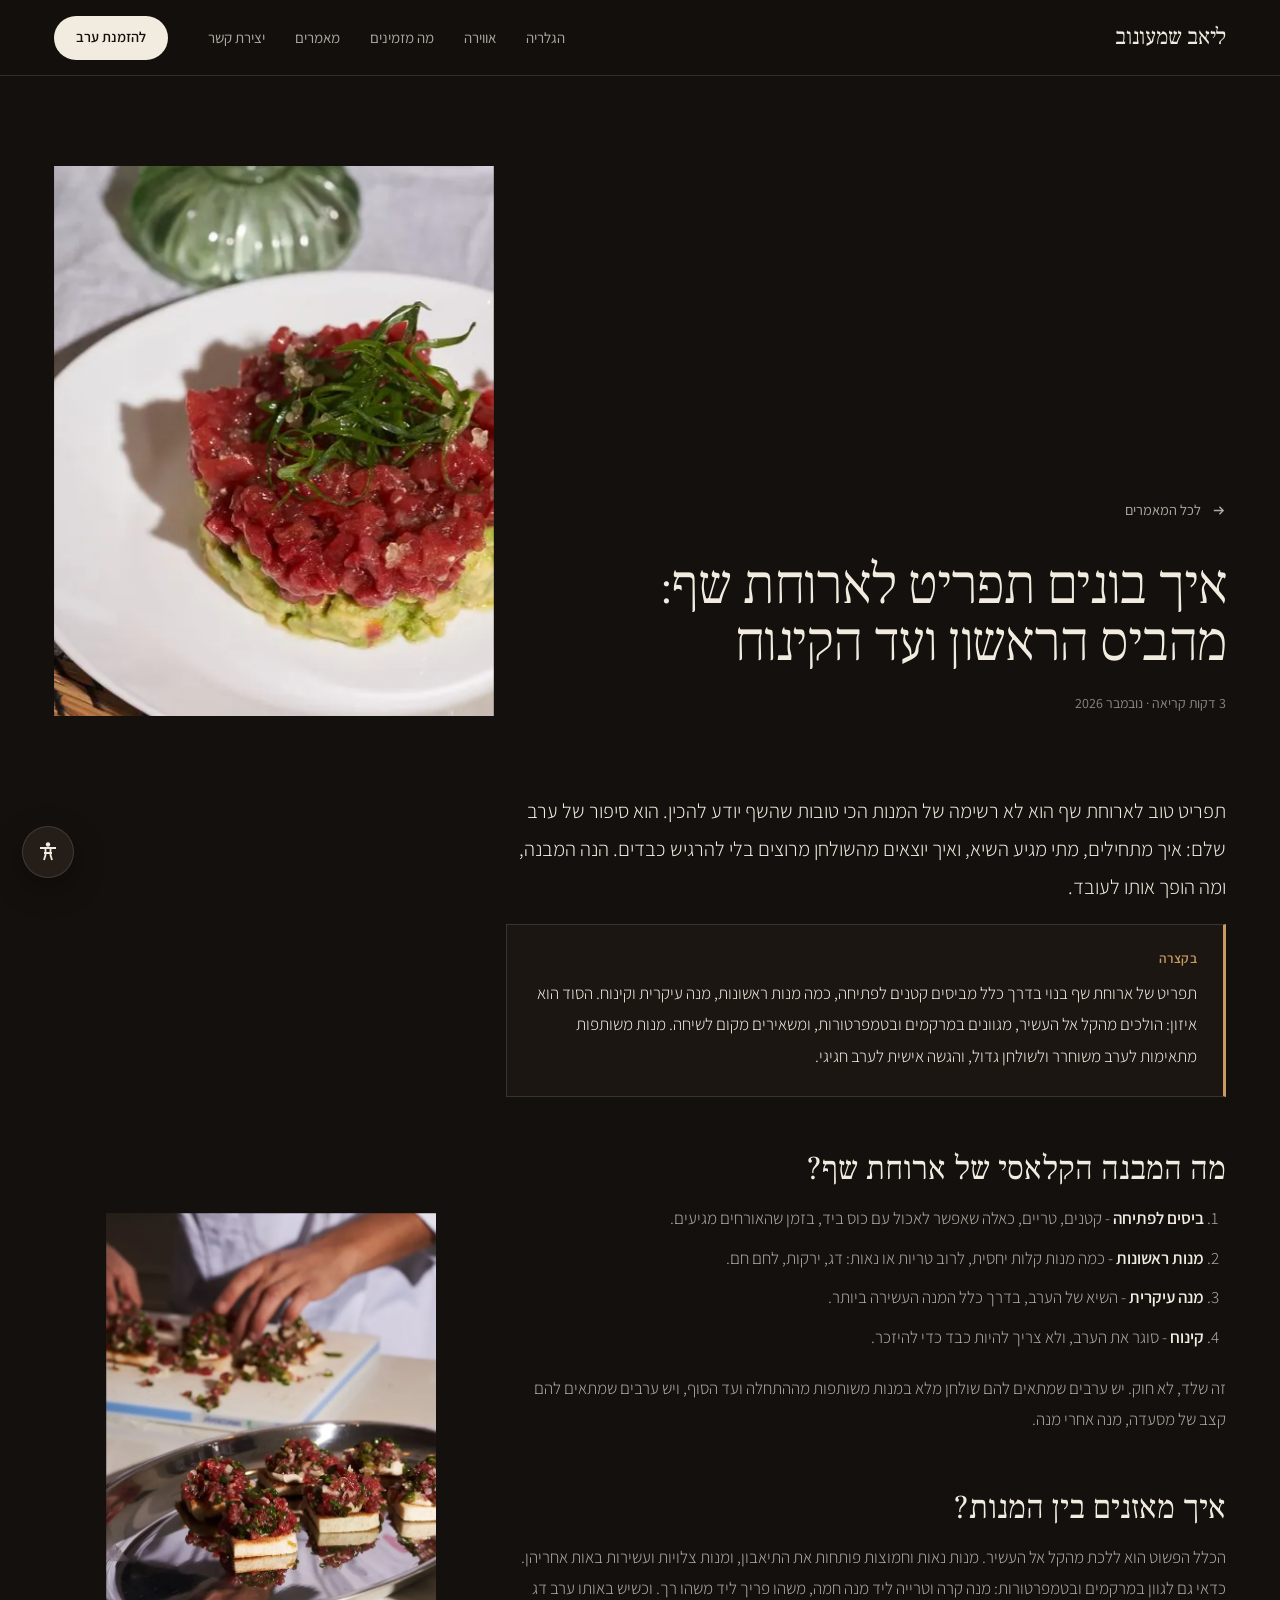
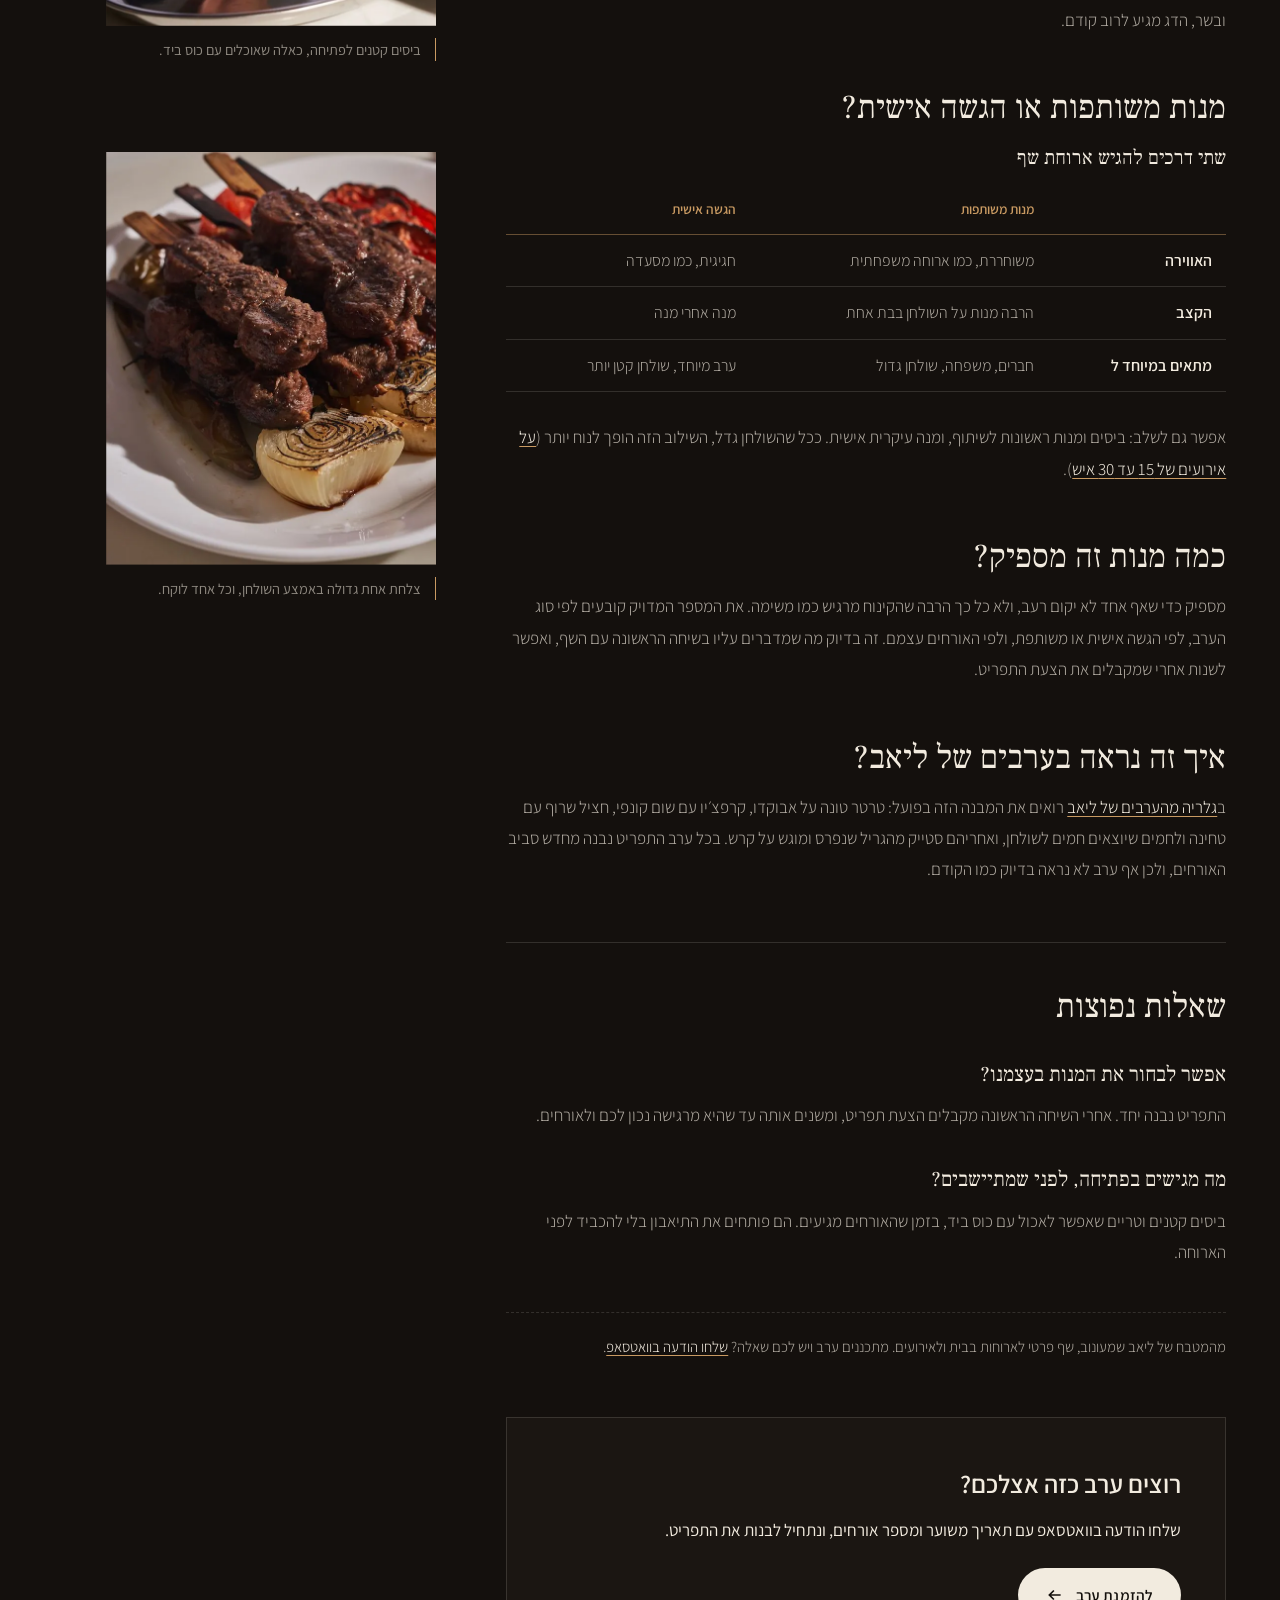
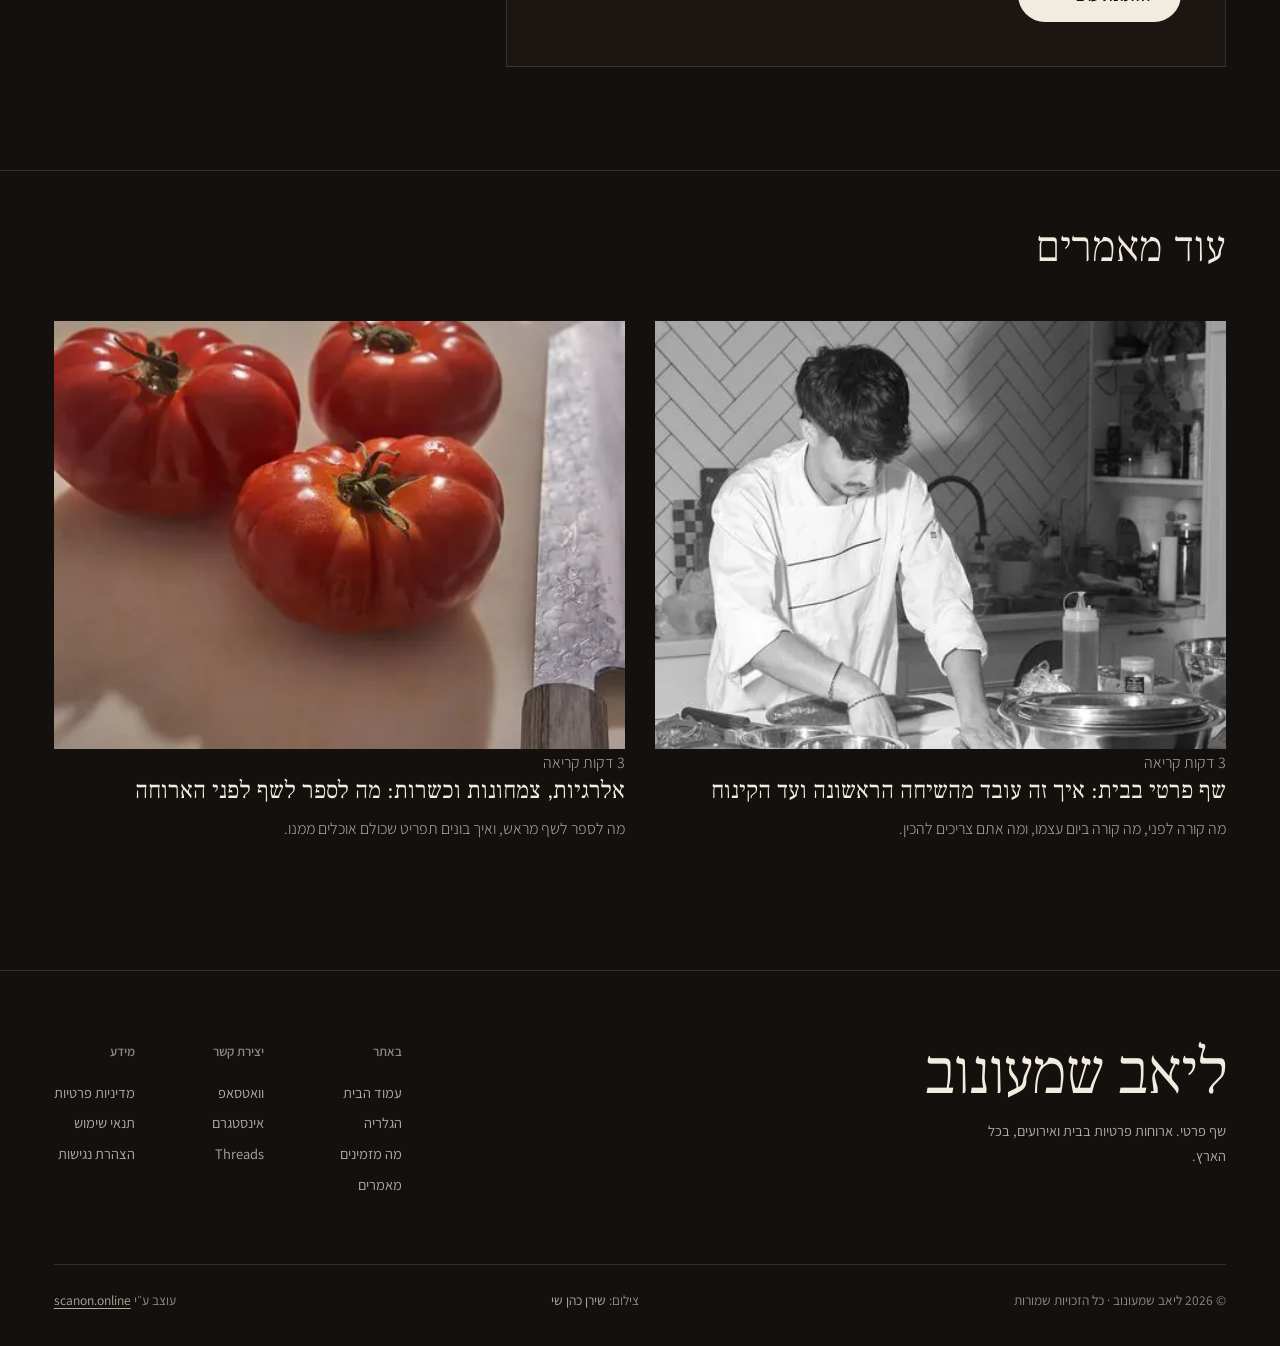
<file: article-chef-menu-structure.html>
<!DOCTYPE html>
<html lang="he" dir="rtl">
<head>
  <meta charset="UTF-8" />
  <meta name="viewport" content="width=device-width,initial-scale=1,viewport-fit=cover" />
  <meta http-equiv="Content-Security-Policy" content="default-src 'self'; img-src 'self' data: https:; style-src 'self' 'unsafe-inline'; font-src 'self' data:; script-src 'self' 'sha256-jzL/1/GTulrXmexS7t+xwD6/mcoLbttEH/AZRIOv8OY='; connect-src 'self'; base-uri 'self'; form-action 'self'; upgrade-insecure-requests" />
  <meta name="referrer" content="strict-origin-when-cross-origin" />
  <title>איך בונים תפריט לארוחת שף בבית? | ליאב שמעונוב</title>
  <meta name="description" content="המבנה של תפריט לארוחת שף בבית: ביסים לפתיחה, מנות ראשונות, עיקרית וקינוח. איך מאזנים בין המנות, ומתי עדיף שולחן של מנות משותפות." />
  <link rel="canonical" href="https://liavshimonov.com/article-chef-menu-structure.html" />
  <meta property="og:type" content="article" />
  <meta property="og:site_name" content="ליאב שמעונוב · שף פרטי" />
  <meta property="og:locale" content="he_IL" />
  <meta property="og:title" content="איך בונים תפריט לארוחת שף בבית? | ליאב שמעונוב" />
  <meta property="og:description" content="המבנה של תפריט לארוחת שף בבית: ביסים לפתיחה, מנות ראשונות, עיקרית וקינוח. איך מאזנים בין המנות, ומתי עדיף שולחן של מנות משותפות." />
  <meta property="og:url" content="https://liavshimonov.com/article-chef-menu-structure.html" />
  <meta property="og:image" content="https://liavshimonov.com/assets/img/og-chef-menu-structure.jpg" />
  <meta property="og:image:width" content="1200" />
  <meta property="og:image:height" content="630" />
  <meta property="og:image:alt" content="טרטר טונה עם עשבי תיבול בצלחת לבנה, על שולחן ערוך" />
  <meta property="article:published_time" content="2026-11-26" />
  <meta property="article:modified_time" content="2026-11-26" />
  <meta name="twitter:card" content="summary_large_image" />
  <meta name="theme-color" content="#14100d" />
  <link rel="icon" type="image/png" href="assets/favicon.png" />
  <link rel="apple-touch-icon" href="assets/favicon.png" />
  <link rel="preload" as="font" type="font/woff2" href="assets/fonts/assistant-hebrew-0.woff2" crossorigin />
  <link rel="preload" as="font" type="font/woff2" href="assets/fonts/frank-ruhl-libre-hebrew-2.woff2" crossorigin />
  <link rel="stylesheet" href="assets/site.css?v=5" />
  <script src="assets/boot.js?v=2"></script>
  <script type="application/ld+json">{"@context": "https://schema.org", "@graph": [{"@type": "BlogPosting", "@id": "https://liavshimonov.com/article-chef-menu-structure.html#article", "headline": "איך בונים תפריט לארוחת שף: מהביס הראשון ועד הקינוח", "description": "המבנה של תפריט לארוחת שף בבית: ביסים לפתיחה, מנות ראשונות, עיקרית וקינוח. איך מאזנים בין המנות, ומתי עדיף שולחן של מנות משותפות.", "abstract": "תפריט של ארוחת שף בנוי בדרך כלל מביסים קטנים לפתיחה, כמה מנות ראשונות, מנה עיקרית וקינוח. הסוד הוא איזון: הולכים מהקל אל העשיר, מגוונים במרקמים ובטמפרטורות, ומשאירים מקום לשיחה. מנות משותפות מתאימות לערב משוחרר ולשולחן גדול, והגשה אישית לערב חגיגי.", "inLanguage": "he", "url": "https://liavshimonov.com/article-chef-menu-structure.html", "mainEntityOfPage": "https://liavshimonov.com/article-chef-menu-structure.html", "image": {"@type": "ImageObject", "url": "https://liavshimonov.com/assets/img/a-menu-1400.jpg", "width": 933, "height": 1400, "copyrightNotice": "© ליאב שמעונוב", "creditText": "צילום: שירן כהן שי", "creator": {"@type": "Person", "name": "שירן כהן שי", "sameAs": "https://www.instagram.com/shirancohenshay_photography/"}}, "datePublished": "2026-11-26", "dateModified": "2026-11-26", "author": {"@type": "Person", "@id": "https://liavshimonov.com/#liav", "name": "ליאב שמעונוב", "url": "https://liavshimonov.com/"}, "publisher": {"@type": "Person", "@id": "https://liavshimonov.com/#liav", "name": "ליאב שמעונוב", "url": "https://liavshimonov.com/"}, "isPartOf": {"@id": "https://liavshimonov.com/journal.html#blog"}, "wordCount": 439}, {"@type": "FAQPage", "@id": "https://liavshimonov.com/article-chef-menu-structure.html#faq", "mainEntity": [{"@type": "Question", "name": "אפשר לבחור את המנות בעצמנו?", "acceptedAnswer": {"@type": "Answer", "text": "התפריט נבנה יחד. אחרי השיחה הראשונה מקבלים הצעת תפריט, ומשנים אותה עד שהיא מרגישה נכון לכם ולאורחים."}}, {"@type": "Question", "name": "מה מגישים בפתיחה, לפני שמתיישבים?", "acceptedAnswer": {"@type": "Answer", "text": "ביסים קטנים וטריים שאפשר לאכול עם כוס ביד, בזמן שהאורחים מגיעים. הם פותחים את התיאבון בלי להכביד לפני הארוחה."}}]}, {"@type": "BreadcrumbList", "itemListElement": [{"@type": "ListItem", "position": 1, "name": "עמוד הבית", "item": "https://liavshimonov.com/"}, {"@type": "ListItem", "position": 2, "name": "מאמרים", "item": "https://liavshimonov.com/journal.html"}, {"@type": "ListItem", "position": 3, "name": "איך בונים תפריט לארוחת שף: מהביס הראשון ועד הקינוח", "item": "https://liavshimonov.com/article-chef-menu-structure.html"}]}, {"@type": "Person", "@id": "https://liavshimonov.com/#liav", "name": "ליאב שמעונוב", "jobTitle": "שף פרטי", "url": "https://liavshimonov.com/", "areaServed": {"@type": "Country", "name": "ישראל"}, "sameAs": ["https://www.instagram.com/liav_shimonov_/", "https://www.threads.com/@liav_shimonov_"]}]}</script>
  <script type="speculationrules">{"prefetch":[{"where":{"href_matches":"/*"},"eagerness":"moderate"}]}</script>
</head>
<body>
  <header class="nav" id="nav">
    <div class="shell nav__row">
      <a href="index.html" class="brand"><b>ליאב שמעונוב</b></a>
      <nav class="nav__links" aria-label="ניווט ראשי">
        <a href="index.html#gallery">הגלריה</a>
        <a href="index.html#atmosphere">אווירה</a>
        <a href="index.html#services">מה מזמינים</a>
        <a href="journal.html">מאמרים</a>
        <a href="index.html#contact">יצירת קשר</a>
      </nav>
      <a href="https://wa.me/972542088166?text=%D7%94%D7%99%D7%99%20%D7%9C%D7%99%D7%90%D7%91%2C%20%D7%90%D7%A9%D7%9E%D7%97%20%D7%9C%D7%A7%D7%91%D7%95%D7%A2%20%D7%A2%D7%A8%D7%91" target="_blank" rel="noopener noreferrer" class="btn btn--light nav__cta">להזמנת ערב</a>
      <button class="burger" aria-label="פתיחת תפריט" aria-expanded="false" aria-controls="drawer"><i></i><i></i></button>
    </div>
  </header>
  <div class="drawer" id="drawer" aria-hidden="true">
    <a href="index.html">עמוד הבית</a>
    <a href="index.html#gallery">הגלריה</a>
    <a href="index.html#services">מה מזמינים</a>
    <a href="journal.html">מאמרים</a>
    <a href="index.html#contact">יצירת קשר</a>
    <div class="drawer__foot"><a href="https://wa.me/972542088166?text=%D7%94%D7%99%D7%99%20%D7%9C%D7%99%D7%90%D7%91%2C%20%D7%90%D7%A9%D7%9E%D7%97%20%D7%9C%D7%A7%D7%91%D7%95%D7%A2%20%D7%A2%D7%A8%D7%91" target="_blank" rel="noopener noreferrer">הודעה בוואטסאפ</a><a href="https://www.instagram.com/liav_shimonov_/" target="_blank" rel="noopener noreferrer">ביקור באינסטגרם</a></div>
  </div>

  <main id="main" class="page">
    <article class="shell">
      <div class="art__head">
        <div class="art__intro">
          <a href="journal.html" class="back"><svg viewBox="0 0 16 16" fill="none" stroke="currentColor" stroke-width="1.5" aria-hidden="true"><path d="M3 8h10M9 4l4 4-4 4"/></svg> לכל המאמרים</a>
          <h1>איך בונים תפריט לארוחת שף: מהביס הראשון ועד הקינוח</h1>
          <p class="page__meta">3 דקות קריאה · <time datetime="2026-11-26">נובמבר 2026</time></p>
        </div>
        <div class="pic pic--rv art__cover" data-pan="0.55"><img src="assets/img/a-menu-1400.webp" srcset="assets/img/a-menu-700.webp 467w, assets/img/a-menu-1400.webp 933w" sizes="(max-width:900px) 92vw, 440px" alt="טרטר טונה עם עשבי תיבול בצלחת לבנה, על שולחן ערוך" width="933" height="1400" style="object-position:50% 55%" fetchpriority="high" /></div>
      </div>
      <div class="prose">
<p class="art__lead">תפריט טוב לארוחת שף הוא לא רשימה של המנות הכי טובות שהשף יודע להכין. הוא סיפור של ערב שלם: איך מתחילים, מתי מגיע השיא, ואיך יוצאים מהשולחן מרוצים בלי להרגיש כבדים. הנה המבנה, ומה הופך אותו לעובד.</p>
<div class="tldr"><strong>בקצרה</strong><p>תפריט של ארוחת שף בנוי בדרך כלל מביסים קטנים לפתיחה, כמה מנות ראשונות, מנה עיקרית וקינוח. הסוד הוא איזון: הולכים מהקל אל העשיר, מגוונים במרקמים ובטמפרטורות, ומשאירים מקום לשיחה. מנות משותפות מתאימות לערב משוחרר ולשולחן גדול, והגשה אישית לערב חגיגי.</p></div>
<h2>מה המבנה הקלאסי של ארוחת שף?</h2>
<figure class="art__fig"><div class="pic pic--rv"><img src="assets/img/f-bites-1000.webp" srcset="assets/img/f-bites-1000.webp 667w, assets/img/f-bites-1600.webp 1067w" sizes="(min-width:1280px) 330px, (max-width:760px) 92vw, 720px" alt="ביסים מרובעים עם טרטר על מגש כסוף, וידיים שמסדרות עוד ביסים" width="667" height="1000" loading="lazy" decoding="async" /></div><figcaption>ביסים קטנים לפתיחה, כאלה שאוכלים עם כוס ביד.</figcaption></figure>
<ol>
<li><strong>ביסים לפתיחה</strong> - קטנים, טריים, כאלה שאפשר לאכול עם כוס ביד, בזמן שהאורחים מגיעים.</li>
<li><strong>מנות ראשונות</strong> - כמה מנות קלות יחסית, לרוב טריות או נאות: דג, ירקות, לחם חם.</li>
<li><strong>מנה עיקרית</strong> - השיא של הערב, בדרך כלל המנה העשירה ביותר.</li>
<li><strong>קינוח</strong> - סוגר את הערב, ולא צריך להיות כבד כדי להיזכר.</li>
</ol>
<p>זה שלד, לא חוק. יש ערבים שמתאים להם שולחן מלא במנות משותפות מההתחלה ועד הסוף, ויש ערבים שמתאים להם קצב של מסעדה, מנה אחרי מנה.</p>
<h2>איך מאזנים בין המנות?</h2>
<p>הכלל הפשוט הוא ללכת מהקל אל העשיר. מנות נאות וחמוצות פותחות את התיאבון, ומנות צלויות ועשירות באות אחריהן. כדאי גם לגוון במרקמים ובטמפרטורות: מנה קרה וטרייה ליד מנה חמה, משהו פריך ליד משהו רך. וכשיש באותו ערב דג ובשר, הדג מגיע לרוב קודם.</p>
<h2>מנות משותפות או הגשה אישית?</h2>
<figure class="art__fig"><div class="pic pic--rv"><img src="assets/img/f-skewers-1000.webp" srcset="assets/img/f-skewers-1000.webp 667w, assets/img/f-skewers-1600.webp 1067w" sizes="(min-width:1280px) 330px, (max-width:760px) 92vw, 720px" alt="שיפודי בשר צלויים עם בצל ועגבניות צלויות בצלחת הגשה" width="667" height="1000" loading="lazy" decoding="async" /></div><figcaption>צלחת אחת גדולה באמצע השולחן, וכל אחד לוקח.</figcaption></figure>
<div class="tbl"><table class="facts"><caption>שתי דרכים להגיש ארוחת שף</caption>
<thead><tr><th scope="col"></th><th scope="col">מנות משותפות</th><th scope="col">הגשה אישית</th></tr></thead>
<tbody>
<tr><th scope="row">האווירה</th><td>משוחררת, כמו ארוחה משפחתית</td><td>חגיגית, כמו מסעדה</td></tr>
<tr><th scope="row">הקצב</th><td>הרבה מנות על השולחן בבת אחת</td><td>מנה אחרי מנה</td></tr>
<tr><th scope="row">מתאים במיוחד ל</th><td>חברים, משפחה, שולחן גדול</td><td>ערב מיוחד, שולחן קטן יותר</td></tr>
</tbody></table></div>
<p>אפשר גם לשלב: ביסים ומנות ראשונות לשיתוף, ומנה עיקרית אישית. ככל שהשולחן גדל, השילוב הזה הופך לנוח יותר (<a href="article-home-event-30-guests.html">על אירועים של 15 עד 30 איש</a>).</p>
<h2>כמה מנות זה מספיק?</h2>
<p>מספיק כדי שאף אחד לא יקום רעב, ולא כל כך הרבה שהקינוח מרגיש כמו משימה. את המספר המדויק קובעים לפי סוג הערב, לפי הגשה אישית או משותפת, ולפי האורחים עצמם. זה בדיוק מה שמדברים עליו בשיחה הראשונה עם השף, ואפשר לשנות אחרי שמקבלים את הצעת התפריט.</p>
<h2>איך זה נראה בערבים של ליאב?</h2>
<p>ב<a href="index.html#gallery">גלריה מהערבים של ליאב</a> רואים את המבנה הזה בפועל: טרטר טונה על אבוקדו, קרפצ׳יו עם שום קונפי, חציל שרוף עם טחינה ולחמים שיוצאים חמים לשולחן, ואחריהם סטייק מהגריל שנפרס ומוגש על קרש. בכל ערב התפריט נבנה מחדש סביב האורחים, ולכן אף ערב לא נראה בדיוק כמו הקודם.</p>
<section class="faq" aria-labelledby="faq-h"><h2 id="faq-h">שאלות נפוצות</h2><h3>אפשר לבחור את המנות בעצמנו?</h3><p>התפריט נבנה יחד. אחרי השיחה הראשונה מקבלים הצעת תפריט, ומשנים אותה עד שהיא מרגישה נכון לכם ולאורחים.</p><h3>מה מגישים בפתיחה, לפני שמתיישבים?</h3><p>ביסים קטנים וטריים שאפשר לאכול עם כוס ביד, בזמן שהאורחים מגיעים. הם פותחים את התיאבון בלי להכביד לפני הארוחה.</p></section>
<p class="byline">מהמטבח של ליאב שמעונוב, שף פרטי לארוחות בבית ולאירועים. מתכננים ערב ויש לכם שאלה? <a href="https://wa.me/972542088166?text=%D7%94%D7%99%D7%99%20%D7%9C%D7%99%D7%90%D7%91%2C%20%D7%90%D7%A9%D7%9E%D7%97%20%D7%9C%D7%A7%D7%91%D7%95%D7%A2%20%D7%A2%D7%A8%D7%91" target="_blank" rel="noopener noreferrer">שלחו הודעה בוואטסאפ</a>.</p>
</div>
      <div class="art__box rv">
  <h2>רוצים ערב כזה אצלכם?</h2>
  <p>שלחו הודעה בוואטסאפ עם תאריך משוער ומספר אורחים, ונתחיל לבנות את התפריט.</p>
  <a href="https://wa.me/972542088166?text=%D7%94%D7%99%D7%99%20%D7%9C%D7%99%D7%90%D7%91%2C%20%D7%90%D7%A9%D7%9E%D7%97%20%D7%9C%D7%A7%D7%91%D7%95%D7%A2%20%D7%A2%D7%A8%D7%91" target="_blank" rel="noopener noreferrer" class="btn btn--light">להזמנת ערב <svg viewBox="0 0 16 16" fill="none" stroke="currentColor" stroke-width="1.5" aria-hidden="true"><path d="M13 8H3M7 4 3 8l4 4"/></svg></a>
</div>
    </article>
    <aside class="shell art__next">
      <h2>עוד מאמרים</h2>
      <div class="cards">
          <a class="card rv" href="article-private-chef-at-home.html">
            <div class="pic"><img src="assets/img/a-home-700.webp" alt="ליאב במעיל שף במטבח ביתי, מכין מנות ליד ערימת צלחות" width="467" height="700" style="object-position:50% 55%" loading="lazy" /></div>
            <p class="card__meta">3 דקות קריאה</p>
            <h3>שף פרטי בבית: איך זה עובד מהשיחה הראשונה ועד הקינוח</h3>
            <p>מה קורה לפני, מה קורה ביום עצמו, ומה אתם צריכים להכין.</p>
          </a>
          <a class="card rv" href="article-allergies-vegetarian-kosher.html">
            <div class="pic"><img src="assets/img/a-allergies-700.webp" alt="עגבניות טריות וסכין שף על משטח לבן" width="467" height="700" style="object-position:50% 50%" loading="lazy" /></div>
            <p class="card__meta">3 דקות קריאה</p>
            <h3>אלרגיות, צמחונות וכשרות: מה לספר לשף לפני הארוחה</h3>
            <p>מה לספר לשף מראש, ואיך בונים תפריט שכולם אוכלים ממנו.</p>
          </a>
      </div>
    </aside>
  </main>

  <footer class="foot">
    <div class="shell">
      <div class="foot__top">
        <div class="foot__brand"><b>ליאב שמעונוב</b><p>שף פרטי. ארוחות פרטיות בבית ואירועים, בכל הארץ.</p></div>
        <div class="foot__cols">
          <div><h3>באתר</h3><a href="index.html">עמוד הבית</a><a href="index.html#gallery">הגלריה</a><a href="index.html#services">מה מזמינים</a><a href="journal.html">מאמרים</a></div>
          <div><h3>יצירת קשר</h3><a href="https://wa.me/972542088166?text=%D7%94%D7%99%D7%99%20%D7%9C%D7%99%D7%90%D7%91%2C%20%D7%90%D7%A9%D7%9E%D7%97%20%D7%9C%D7%A7%D7%91%D7%95%D7%A2%20%D7%A2%D7%A8%D7%91" target="_blank" rel="noopener noreferrer">וואטסאפ</a><a href="https://www.instagram.com/liav_shimonov_/" target="_blank" rel="noopener noreferrer">אינסטגרם</a><a href="https://www.threads.com/@liav_shimonov_" target="_blank" rel="noopener noreferrer">Threads</a></div>
          <div><h3>מידע</h3><a href="privacy.html">מדיניות פרטיות</a><a href="terms.html">תנאי שימוש</a><a href="accessibility.html">הצהרת נגישות</a></div>
        </div>
      </div>
      <div class="foot__bottom">
        <div>© <span data-year>2026</span> ליאב שמעונוב · כל הזכויות שמורות</div>
        <div>צילום: <a href="https://www.instagram.com/shirancohenshay_photography/" target="_blank" rel="noopener noreferrer">שירן כהן שי</a></div>
        <div class="foot__credit">עוצב ע״י <a href="https://www.instagram.com/scanon.online/" target="_blank" rel="noopener noreferrer">scanon.online</a></div>
      </div>
    </div>
  </footer>

  <button class="a11y-btn" aria-label="פתיחת אפשרויות נגישות" aria-expanded="false" aria-controls="a11y-panel">
    <svg viewBox="0 0 24 24" fill="none" stroke="currentColor" stroke-width="1.8" aria-hidden="true"><circle cx="12" cy="4.5" r="2.2" fill="currentColor" stroke="none"/><path d="M4 8h16M9.5 8v7l-1.5 5M14.5 8v7l1.5 5M8 13h8"/></svg>
  </button>
  <div id="a11y-panel" class="a11y-panel" role="dialog" aria-labelledby="a11y-title" aria-hidden="true">
    <h4 id="a11y-title">נגישות</h4>
    <div class="a11y-row"><span>ניגודיות גבוהה</span><div class="a11y-ctrls"><button class="a11y-chip" data-key="contrast" data-val="off" aria-pressed="true">כבוי</button><button class="a11y-chip" data-key="contrast" data-val="high" aria-pressed="false">גבוה</button></div></div>
    <div class="a11y-row"><span>גודל טקסט</span><div class="a11y-ctrls"><button class="a11y-chip" data-key="fontsize" data-val="m" aria-pressed="true">רגיל</button><button class="a11y-chip" data-key="fontsize" data-val="l" aria-pressed="false">גדול</button><button class="a11y-chip" data-key="fontsize" data-val="xl" aria-pressed="false">ענק</button></div></div>
    <div class="a11y-row"><span>הדגשת קישורים</span><div class="a11y-ctrls"><button class="a11y-chip" data-key="links" data-val="off" aria-pressed="true">כבוי</button><button class="a11y-chip" data-key="links" data-val="highlight" aria-pressed="false">הדגש</button></div></div>
    <div class="a11y-row"><span>עצירת אנימציות</span><div class="a11y-ctrls"><button class="a11y-chip" data-key="motion" data-val="on" aria-pressed="true">פועל</button><button class="a11y-chip" data-key="motion" data-val="off" aria-pressed="false">עצור</button></div></div>
    <button class="a11y-reset">איפוס להגדרות ברירת מחדל</button>
    <p class="a11y-note">נתקלתם בבעיה? <a href="accessibility.html">להצהרת הנגישות</a></p>
  </div>

  <script src="assets/vendor/lenis.min.js"></script>
  <script src="assets/site.js?v=3"></script>
</body>
</html>
</file>
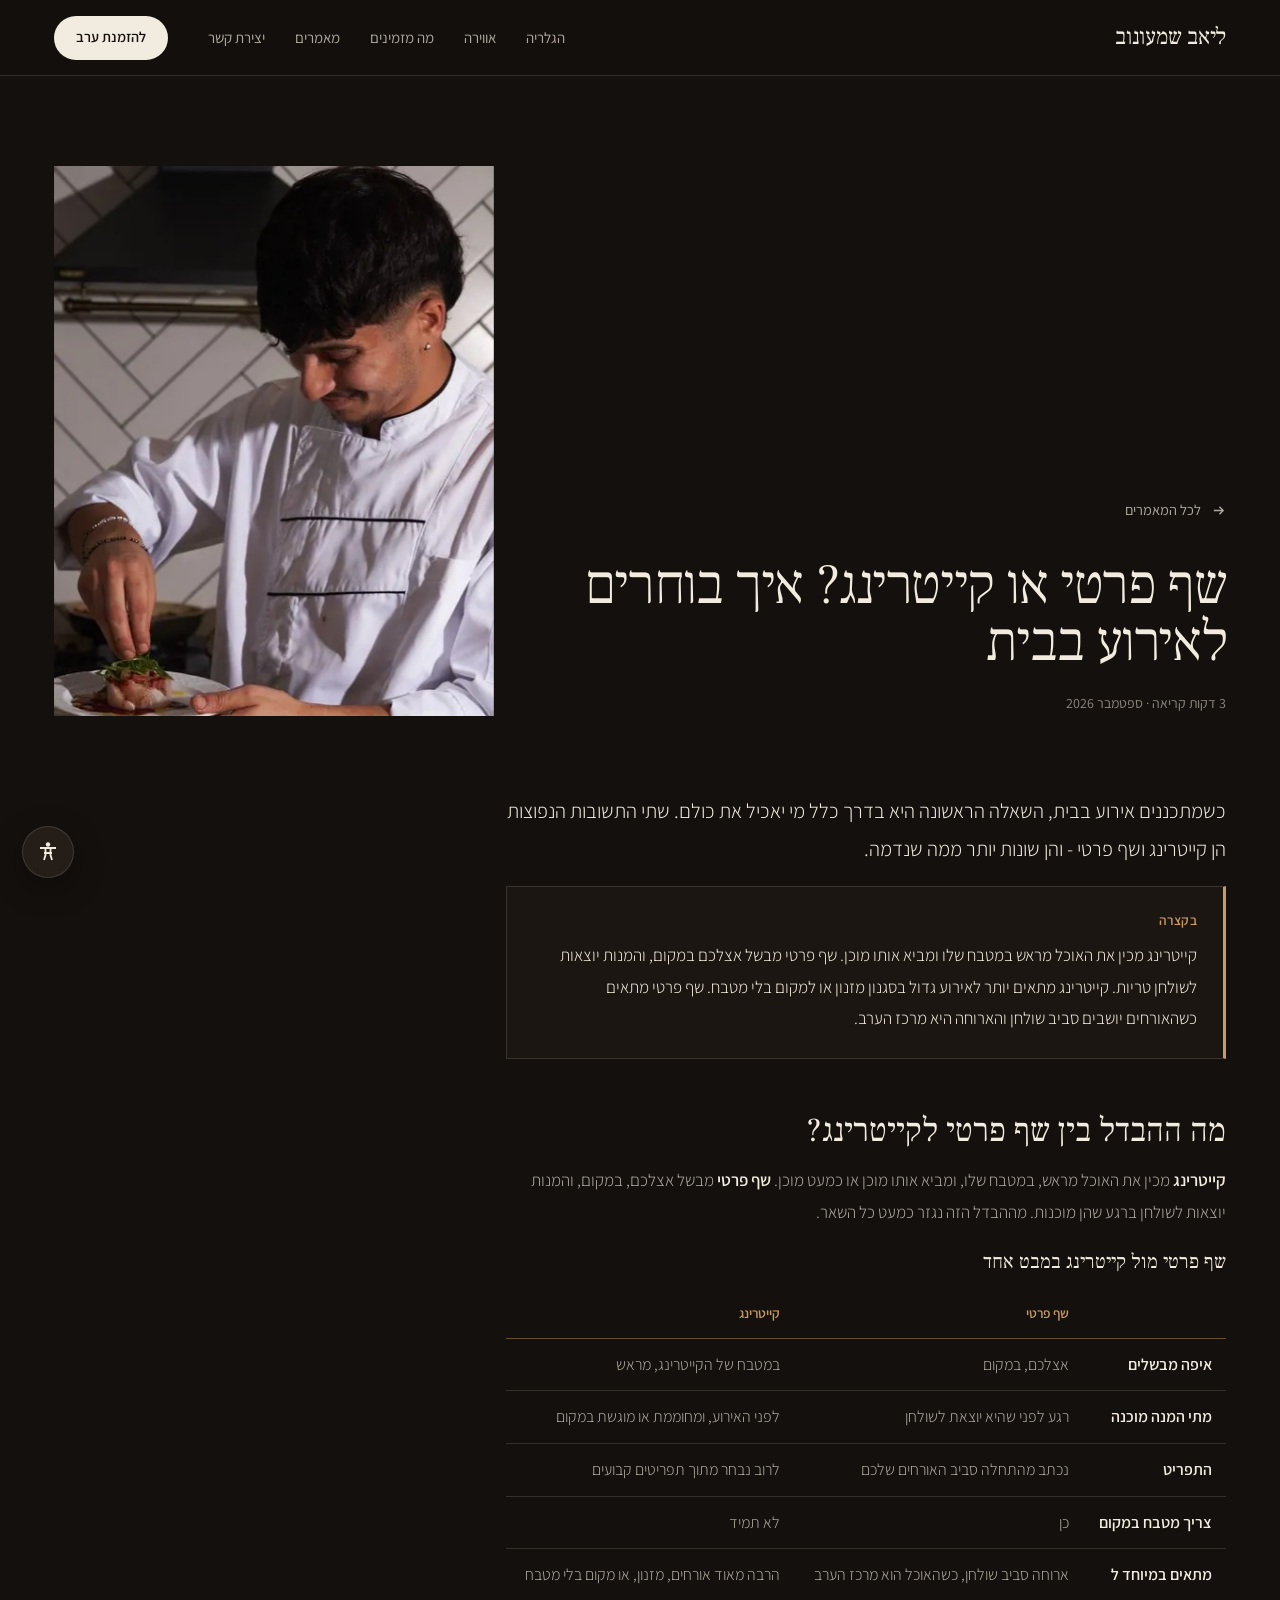
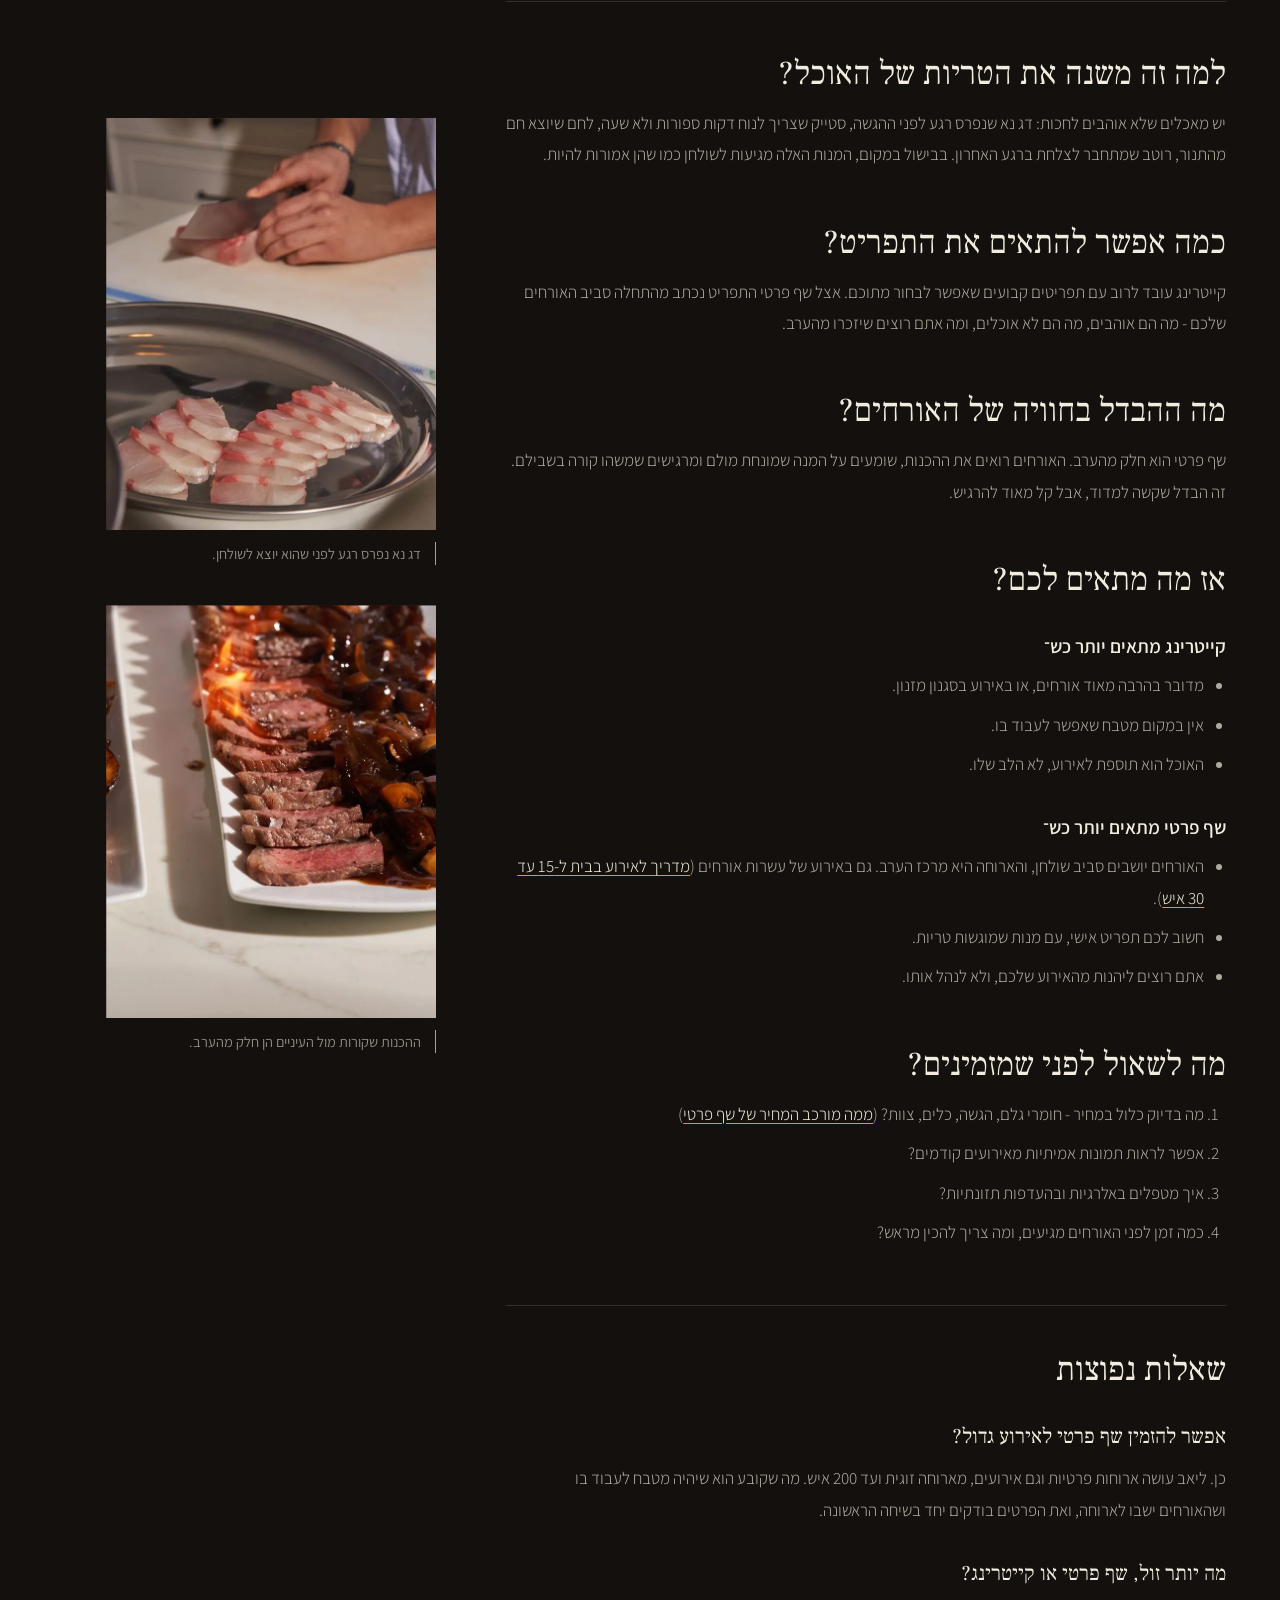
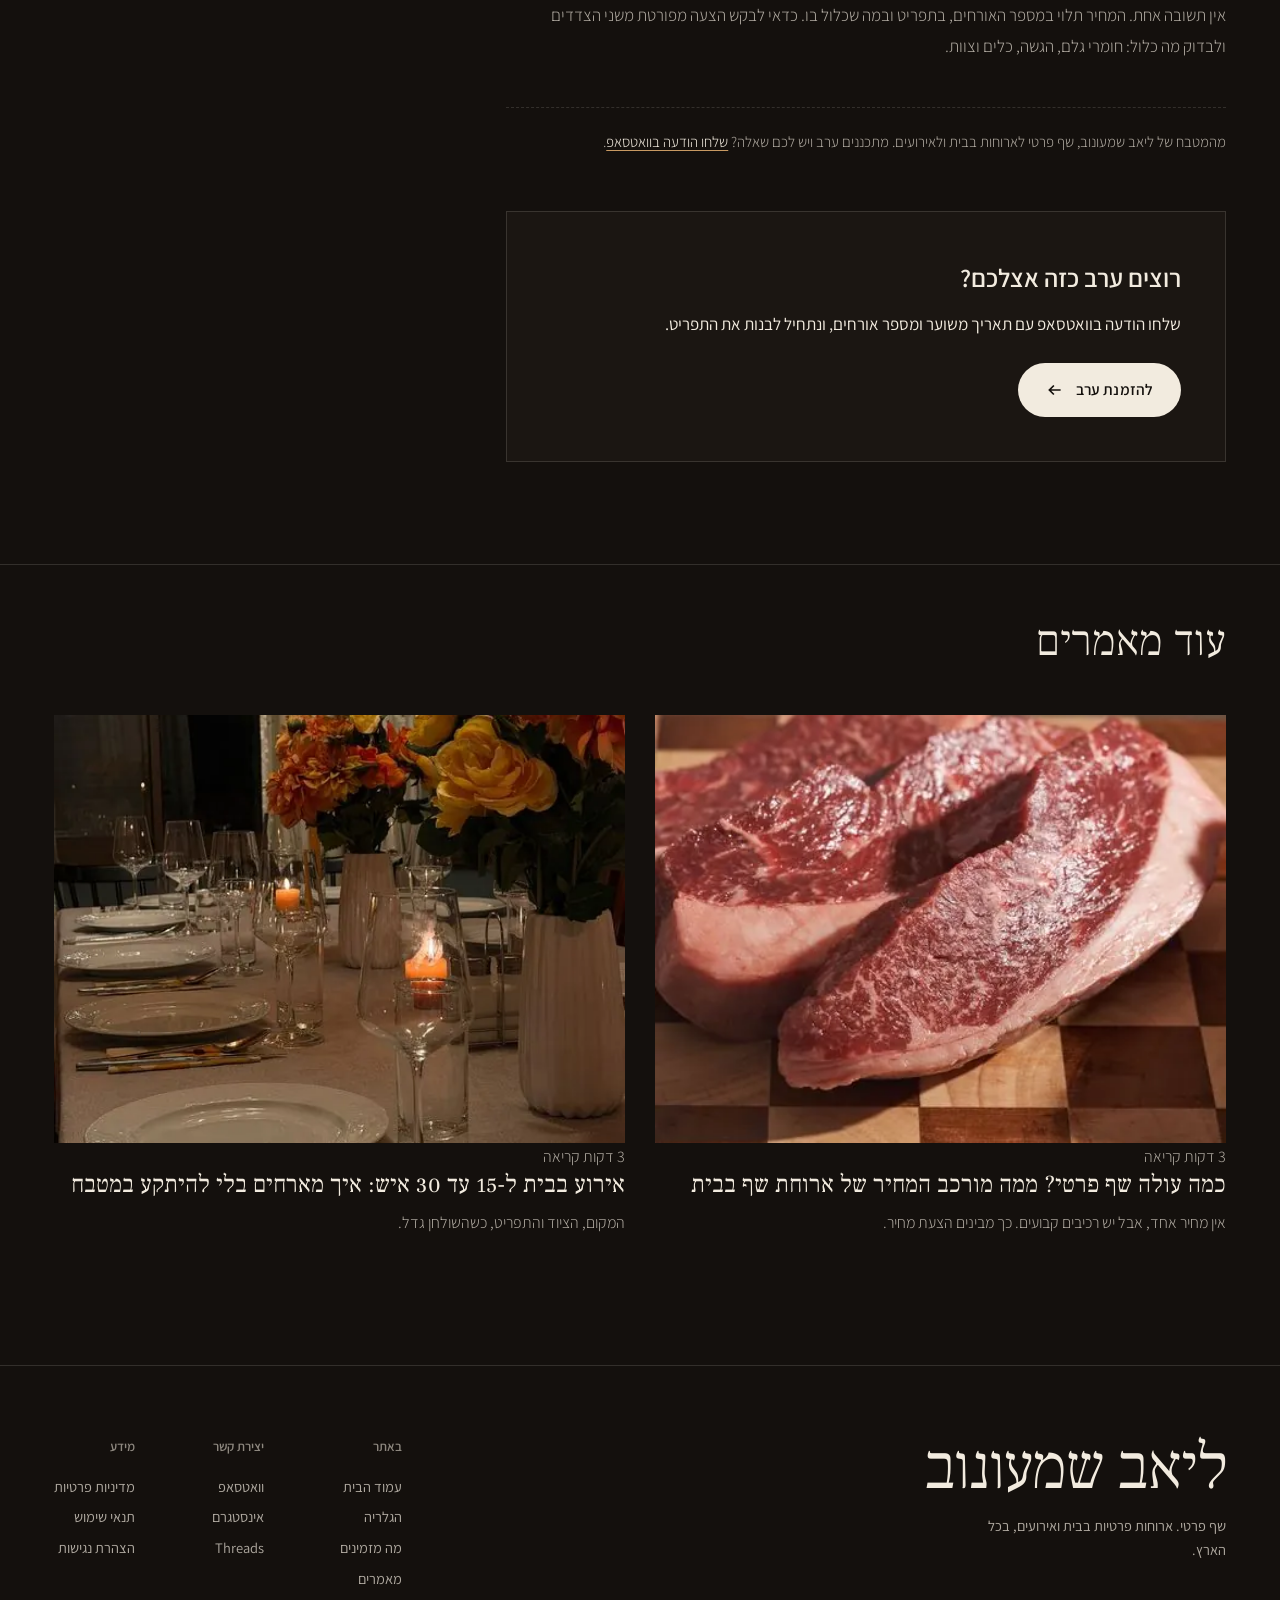
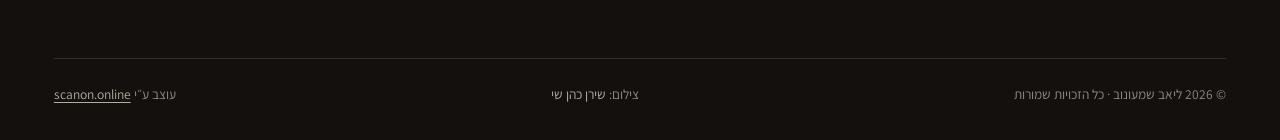
<file: article-chef-or-catering.html>
<!DOCTYPE html>
<html lang="he" dir="rtl">
<head>
  <meta charset="UTF-8" />
  <meta name="viewport" content="width=device-width,initial-scale=1,viewport-fit=cover" />
  <meta http-equiv="Content-Security-Policy" content="default-src 'self'; img-src 'self' data: https:; style-src 'self' 'unsafe-inline'; font-src 'self' data:; script-src 'self' 'sha256-jzL/1/GTulrXmexS7t+xwD6/mcoLbttEH/AZRIOv8OY='; connect-src 'self'; base-uri 'self'; form-action 'self'; upgrade-insecure-requests" />
  <meta name="referrer" content="strict-origin-when-cross-origin" />
  <title>שף פרטי או קייטרינג? איך בוחרים לאירוע בבית | ליאב שמעונוב</title>
  <meta name="description" content="שף פרטי או קייטרינג לאירוע בבית? ההבדלים בטריות, בהתאמה האישית ובחוויה, טבלת השוואה, ומתי כל אחת מהאפשרויות מתאימה יותר." />
  <link rel="canonical" href="https://liavshimonov.com/article-chef-or-catering.html" />
  <meta property="og:type" content="article" />
  <meta property="og:site_name" content="ליאב שמעונוב · שף פרטי" />
  <meta property="og:locale" content="he_IL" />
  <meta property="og:title" content="שף פרטי או קייטרינג? איך בוחרים לאירוע בבית | ליאב שמעונוב" />
  <meta property="og:description" content="שף פרטי או קייטרינג לאירוע בבית? ההבדלים בטריות, בהתאמה האישית ובחוויה, טבלת השוואה, ומתי כל אחת מהאפשרויות מתאימה יותר." />
  <meta property="og:url" content="https://liavshimonov.com/article-chef-or-catering.html" />
  <meta property="og:image" content="https://liavshimonov.com/assets/img/og-chef-or-catering.jpg" />
  <meta property="og:image:width" content="1200" />
  <meta property="og:image:height" content="630" />
  <meta property="og:image:alt" content="ליאב מסדר מנה בצלחת במטבח ומחייך" />
  <meta property="article:published_time" content="2026-09-29" />
  <meta property="article:modified_time" content="2026-11-26" />
  <meta name="twitter:card" content="summary_large_image" />
  <meta name="theme-color" content="#14100d" />
  <link rel="icon" type="image/png" href="assets/favicon.png" />
  <link rel="apple-touch-icon" href="assets/favicon.png" />
  <link rel="preload" as="font" type="font/woff2" href="assets/fonts/assistant-hebrew-0.woff2" crossorigin />
  <link rel="preload" as="font" type="font/woff2" href="assets/fonts/frank-ruhl-libre-hebrew-2.woff2" crossorigin />
  <link rel="stylesheet" href="assets/site.css?v=5" />
  <script src="assets/boot.js?v=2"></script>
  <script type="application/ld+json">{"@context": "https://schema.org", "@graph": [{"@type": "BlogPosting", "@id": "https://liavshimonov.com/article-chef-or-catering.html#article", "headline": "שף פרטי או קייטרינג? איך בוחרים לאירוע בבית", "description": "שף פרטי או קייטרינג לאירוע בבית? ההבדלים בטריות, בהתאמה האישית ובחוויה, טבלת השוואה, ומתי כל אחת מהאפשרויות מתאימה יותר.", "abstract": "קייטרינג מכין את האוכל מראש במטבח שלו ומביא אותו מוכן. שף פרטי מבשל אצלכם במקום, והמנות יוצאות לשולחן טריות. קייטרינג מתאים יותר לאירוע גדול בסגנון מזנון או למקום בלי מטבח. שף פרטי מתאים כשהאורחים יושבים סביב שולחן והארוחה היא מרכז הערב.", "inLanguage": "he", "url": "https://liavshimonov.com/article-chef-or-catering.html", "mainEntityOfPage": "https://liavshimonov.com/article-chef-or-catering.html", "image": {"@type": "ImageObject", "url": "https://liavshimonov.com/assets/img/a-catering-1400.jpg", "width": 933, "height": 1400, "copyrightNotice": "© ליאב שמעונוב", "creditText": "צילום: שירן כהן שי", "creator": {"@type": "Person", "name": "שירן כהן שי", "sameAs": "https://www.instagram.com/shirancohenshay_photography/"}}, "datePublished": "2026-09-29", "dateModified": "2026-11-26", "author": {"@type": "Person", "@id": "https://liavshimonov.com/#liav", "name": "ליאב שמעונוב", "url": "https://liavshimonov.com/"}, "publisher": {"@type": "Person", "@id": "https://liavshimonov.com/#liav", "name": "ליאב שמעונוב", "url": "https://liavshimonov.com/"}, "isPartOf": {"@id": "https://liavshimonov.com/journal.html#blog"}, "wordCount": 470}, {"@type": "FAQPage", "@id": "https://liavshimonov.com/article-chef-or-catering.html#faq", "mainEntity": [{"@type": "Question", "name": "אפשר להזמין שף פרטי לאירוע גדול?", "acceptedAnswer": {"@type": "Answer", "text": "כן. ליאב עושה ארוחות פרטיות וגם אירועים, מארוחה זוגית ועד 200 איש. מה שקובע הוא שיהיה מטבח לעבוד בו ושהאורחים ישבו לארוחה, ואת הפרטים בודקים יחד בשיחה הראשונה."}}, {"@type": "Question", "name": "מה יותר זול, שף פרטי או קייטרינג?", "acceptedAnswer": {"@type": "Answer", "text": "אין תשובה אחת. המחיר תלוי במספר האורחים, בתפריט ובמה שכלול בו. כדאי לבקש הצעה מפורטת משני הצדדים ולבדוק מה כלול: חומרי גלם, הגשה, כלים וצוות."}}]}, {"@type": "BreadcrumbList", "itemListElement": [{"@type": "ListItem", "position": 1, "name": "עמוד הבית", "item": "https://liavshimonov.com/"}, {"@type": "ListItem", "position": 2, "name": "מאמרים", "item": "https://liavshimonov.com/journal.html"}, {"@type": "ListItem", "position": 3, "name": "שף פרטי או קייטרינג? איך בוחרים לאירוע בבית", "item": "https://liavshimonov.com/article-chef-or-catering.html"}]}, {"@type": "Person", "@id": "https://liavshimonov.com/#liav", "name": "ליאב שמעונוב", "jobTitle": "שף פרטי", "url": "https://liavshimonov.com/", "areaServed": {"@type": "Country", "name": "ישראל"}, "sameAs": ["https://www.instagram.com/liav_shimonov_/", "https://www.threads.com/@liav_shimonov_"]}]}</script>
  <script type="speculationrules">{"prefetch":[{"where":{"href_matches":"/*"},"eagerness":"moderate"}]}</script>
</head>
<body>
  <header class="nav" id="nav">
    <div class="shell nav__row">
      <a href="index.html" class="brand"><b>ליאב שמעונוב</b></a>
      <nav class="nav__links" aria-label="ניווט ראשי">
        <a href="index.html#gallery">הגלריה</a>
        <a href="index.html#atmosphere">אווירה</a>
        <a href="index.html#services">מה מזמינים</a>
        <a href="journal.html">מאמרים</a>
        <a href="index.html#contact">יצירת קשר</a>
      </nav>
      <a href="https://wa.me/972542088166?text=%D7%94%D7%99%D7%99%20%D7%9C%D7%99%D7%90%D7%91%2C%20%D7%90%D7%A9%D7%9E%D7%97%20%D7%9C%D7%A7%D7%91%D7%95%D7%A2%20%D7%A2%D7%A8%D7%91" target="_blank" rel="noopener noreferrer" class="btn btn--light nav__cta">להזמנת ערב</a>
      <button class="burger" aria-label="פתיחת תפריט" aria-expanded="false" aria-controls="drawer"><i></i><i></i></button>
    </div>
  </header>
  <div class="drawer" id="drawer" aria-hidden="true">
    <a href="index.html">עמוד הבית</a>
    <a href="index.html#gallery">הגלריה</a>
    <a href="index.html#services">מה מזמינים</a>
    <a href="journal.html">מאמרים</a>
    <a href="index.html#contact">יצירת קשר</a>
    <div class="drawer__foot"><a href="https://wa.me/972542088166?text=%D7%94%D7%99%D7%99%20%D7%9C%D7%99%D7%90%D7%91%2C%20%D7%90%D7%A9%D7%9E%D7%97%20%D7%9C%D7%A7%D7%91%D7%95%D7%A2%20%D7%A2%D7%A8%D7%91" target="_blank" rel="noopener noreferrer">הודעה בוואטסאפ</a><a href="https://www.instagram.com/liav_shimonov_/" target="_blank" rel="noopener noreferrer">ביקור באינסטגרם</a></div>
  </div>

  <main id="main" class="page">
    <article class="shell">
      <div class="art__head">
        <div class="art__intro">
          <a href="journal.html" class="back"><svg viewBox="0 0 16 16" fill="none" stroke="currentColor" stroke-width="1.5" aria-hidden="true"><path d="M3 8h10M9 4l4 4-4 4"/></svg> לכל המאמרים</a>
          <h1>שף פרטי או קייטרינג? איך בוחרים לאירוע בבית</h1>
          <p class="page__meta">3 דקות קריאה · <time datetime="2026-09-29">ספטמבר 2026</time></p>
        </div>
        <div class="pic pic--rv art__cover" data-pan="0.42"><img src="assets/img/a-catering-1400.webp" srcset="assets/img/a-catering-700.webp 467w, assets/img/a-catering-1400.webp 933w" sizes="(max-width:900px) 92vw, 440px" alt="ליאב מסדר מנה בצלחת במטבח ומחייך" width="933" height="1400" style="object-position:50% 42%" fetchpriority="high" /></div>
      </div>
      <div class="prose">
<p class="art__lead">כשמתכננים אירוע בבית, השאלה הראשונה היא בדרך כלל מי יאכיל את כולם. שתי התשובות הנפוצות הן קייטרינג ושף פרטי - והן שונות יותר ממה שנדמה.</p>
<div class="tldr"><strong>בקצרה</strong><p>קייטרינג מכין את האוכל מראש במטבח שלו ומביא אותו מוכן. שף פרטי מבשל אצלכם במקום, והמנות יוצאות לשולחן טריות. קייטרינג מתאים יותר לאירוע גדול בסגנון מזנון או למקום בלי מטבח. שף פרטי מתאים כשהאורחים יושבים סביב שולחן והארוחה היא מרכז הערב.</p></div>
<h2>מה ההבדל בין שף פרטי לקייטרינג?</h2>
<p><strong>קייטרינג</strong> מכין את האוכל מראש, במטבח שלו, ומביא אותו מוכן או כמעט מוכן. <strong>שף פרטי</strong> מבשל אצלכם, במקום, והמנות יוצאות לשולחן ברגע שהן מוכנות. מההבדל הזה נגזר כמעט כל השאר.</p>
<div class="tbl"><table class="facts"><caption>שף פרטי מול קייטרינג במבט אחד</caption>
<thead><tr><th scope="col"></th><th scope="col">שף פרטי</th><th scope="col">קייטרינג</th></tr></thead>
<tbody>
<tr><th scope="row">איפה מבשלים</th><td>אצלכם, במקום</td><td>במטבח של הקייטרינג, מראש</td></tr>
<tr><th scope="row">מתי המנה מוכנה</th><td>רגע לפני שהיא יוצאת לשולחן</td><td>לפני האירוע, ומחוממת או מוגשת במקום</td></tr>
<tr><th scope="row">התפריט</th><td>נכתב מהתחלה סביב האורחים שלכם</td><td>לרוב נבחר מתוך תפריטים קבועים</td></tr>
<tr><th scope="row">צריך מטבח במקום</th><td>כן</td><td>לא תמיד</td></tr>
<tr><th scope="row">מתאים במיוחד ל</th><td>ארוחה סביב שולחן, כשהאוכל הוא מרכז הערב</td><td>הרבה מאוד אורחים, מזנון, או מקום בלי מטבח</td></tr>
</tbody></table></div>
<h2>למה זה משנה את הטריות של האוכל?</h2>
<figure class="art__fig"><div class="pic pic--rv"><img src="assets/img/f-slicing-1000.webp" srcset="assets/img/f-slicing-1000.webp 667w, assets/img/f-slicing-1600.webp 1067w" sizes="(min-width:1280px) 330px, (max-width:760px) 92vw, 720px" alt="פריסת דג טרי לפרוסות דקות מעל מגש הגשה" width="667" height="1000" loading="lazy" decoding="async" /></div><figcaption>דג נא נפרס רגע לפני שהוא יוצא לשולחן.</figcaption></figure>
<p>יש מאכלים שלא אוהבים לחכות: דג נא שנפרס רגע לפני ההגשה, סטייק שצריך לנוח דקות ספורות ולא שעה, לחם שיוצא חם מהתנור, רוטב שמתחבר לצלחת ברגע האחרון. בבישול במקום, המנות האלה מגיעות לשולחן כמו שהן אמורות להיות.</p>
<h2>כמה אפשר להתאים את התפריט?</h2>
<p>קייטרינג עובד לרוב עם תפריטים קבועים שאפשר לבחור מתוכם. אצל שף פרטי התפריט נכתב מהתחלה סביב האורחים שלכם - מה הם אוהבים, מה הם לא אוכלים, ומה אתם רוצים שיזכרו מהערב.</p>
<h2>מה ההבדל בחוויה של האורחים?</h2>
<figure class="art__fig"><div class="pic pic--rv"><img src="assets/img/f-flambe-1000.webp" srcset="assets/img/f-flambe-1000.webp 667w, assets/img/f-flambe-1600.webp 1067w" sizes="(min-width:1280px) 330px, (max-width:760px) 92vw, 720px" alt="פרוסות סטייק על מגש הגשה, עם להבה" width="667" height="1000" loading="lazy" decoding="async" /></div><figcaption>ההכנות שקורות מול העיניים הן חלק מהערב.</figcaption></figure>
<p>שף פרטי הוא חלק מהערב. האורחים רואים את ההכנות, שומעים על המנה שמונחת מולם ומרגישים שמשהו קורה בשבילם. זה הבדל שקשה למדוד, אבל קל מאוד להרגיש.</p>
<h2>אז מה מתאים לכם?</h2>
<h3>קייטרינג מתאים יותר כש־</h3>
<ul>
<li>מדובר בהרבה מאוד אורחים, או באירוע בסגנון מזנון.</li>
<li>אין במקום מטבח שאפשר לעבוד בו.</li>
<li>האוכל הוא תוספת לאירוע, לא הלב שלו.</li>
</ul>
<h3>שף פרטי מתאים יותר כש־</h3>
<ul>
<li>האורחים יושבים סביב שולחן, והארוחה היא מרכז הערב. גם באירוע של עשרות אורחים (<a href="article-home-event-30-guests.html">מדריך לאירוע בבית ל-15 עד 30 איש</a>).</li>
<li>חשוב לכם תפריט אישי, עם מנות שמוגשות טריות.</li>
<li>אתם רוצים ליהנות מהאירוע שלכם, ולא לנהל אותו.</li>
</ul>
<h2>מה לשאול לפני שמזמינים?</h2>
<ol>
<li>מה בדיוק כלול במחיר - חומרי גלם, הגשה, כלים, צוות? (<a href="article-private-chef-price.html">ממה מורכב המחיר של שף פרטי</a>)</li>
<li>אפשר לראות תמונות אמיתיות מאירועים קודמים?</li>
<li>איך מטפלים באלרגיות ובהעדפות תזונתיות?</li>
<li>כמה זמן לפני האורחים מגיעים, ומה צריך להכין מראש?</li>
</ol>
<section class="faq" aria-labelledby="faq-h"><h2 id="faq-h">שאלות נפוצות</h2><h3>אפשר להזמין שף פרטי לאירוע גדול?</h3><p>כן. ליאב עושה ארוחות פרטיות וגם אירועים, מארוחה זוגית ועד 200 איש. מה שקובע הוא שיהיה מטבח לעבוד בו ושהאורחים ישבו לארוחה, ואת הפרטים בודקים יחד בשיחה הראשונה.</p><h3>מה יותר זול, שף פרטי או קייטרינג?</h3><p>אין תשובה אחת. המחיר תלוי במספר האורחים, בתפריט ובמה שכלול בו. כדאי לבקש הצעה מפורטת משני הצדדים ולבדוק מה כלול: חומרי גלם, הגשה, כלים וצוות.</p></section>
<p class="byline">מהמטבח של ליאב שמעונוב, שף פרטי לארוחות בבית ולאירועים. מתכננים ערב ויש לכם שאלה? <a href="https://wa.me/972542088166?text=%D7%94%D7%99%D7%99%20%D7%9C%D7%99%D7%90%D7%91%2C%20%D7%90%D7%A9%D7%9E%D7%97%20%D7%9C%D7%A7%D7%91%D7%95%D7%A2%20%D7%A2%D7%A8%D7%91" target="_blank" rel="noopener noreferrer">שלחו הודעה בוואטסאפ</a>.</p>
</div>
      <div class="art__box rv">
  <h2>רוצים ערב כזה אצלכם?</h2>
  <p>שלחו הודעה בוואטסאפ עם תאריך משוער ומספר אורחים, ונתחיל לבנות את התפריט.</p>
  <a href="https://wa.me/972542088166?text=%D7%94%D7%99%D7%99%20%D7%9C%D7%99%D7%90%D7%91%2C%20%D7%90%D7%A9%D7%9E%D7%97%20%D7%9C%D7%A7%D7%91%D7%95%D7%A2%20%D7%A2%D7%A8%D7%91" target="_blank" rel="noopener noreferrer" class="btn btn--light">להזמנת ערב <svg viewBox="0 0 16 16" fill="none" stroke="currentColor" stroke-width="1.5" aria-hidden="true"><path d="M13 8H3M7 4 3 8l4 4"/></svg></a>
</div>
    </article>
    <aside class="shell art__next">
      <h2>עוד מאמרים</h2>
      <div class="cards">
          <a class="card rv" href="article-private-chef-price.html">
            <div class="pic"><img src="assets/img/a-price-700.webp" alt="נתחי בשר משויש על קרש עץ" width="467" height="700" style="object-position:50% 50%" loading="lazy" /></div>
            <p class="card__meta">3 דקות קריאה</p>
            <h3>כמה עולה שף פרטי? ממה מורכב המחיר של ארוחת שף בבית</h3>
            <p>אין מחיר אחד, אבל יש רכיבים קבועים. כך מבינים הצעת מחיר.</p>
          </a>
          <a class="card rv" href="article-home-event-30-guests.html">
            <div class="pic"><img src="assets/img/a-event-700.webp" alt="שולחן ארוך ערוך לאירוע, עם זרי פרחים כתומים ונרות דולקים" width="525" height="700" style="object-position:50% 55%" loading="lazy" /></div>
            <p class="card__meta">3 דקות קריאה</p>
            <h3>אירוע בבית ל-15 עד 30 איש: איך מארחים בלי להיתקע במטבח</h3>
            <p>המקום, הציוד והתפריט, כשהשולחן גדל.</p>
          </a>
      </div>
    </aside>
  </main>

  <footer class="foot">
    <div class="shell">
      <div class="foot__top">
        <div class="foot__brand"><b>ליאב שמעונוב</b><p>שף פרטי. ארוחות פרטיות בבית ואירועים, בכל הארץ.</p></div>
        <div class="foot__cols">
          <div><h3>באתר</h3><a href="index.html">עמוד הבית</a><a href="index.html#gallery">הגלריה</a><a href="index.html#services">מה מזמינים</a><a href="journal.html">מאמרים</a></div>
          <div><h3>יצירת קשר</h3><a href="https://wa.me/972542088166?text=%D7%94%D7%99%D7%99%20%D7%9C%D7%99%D7%90%D7%91%2C%20%D7%90%D7%A9%D7%9E%D7%97%20%D7%9C%D7%A7%D7%91%D7%95%D7%A2%20%D7%A2%D7%A8%D7%91" target="_blank" rel="noopener noreferrer">וואטסאפ</a><a href="https://www.instagram.com/liav_shimonov_/" target="_blank" rel="noopener noreferrer">אינסטגרם</a><a href="https://www.threads.com/@liav_shimonov_" target="_blank" rel="noopener noreferrer">Threads</a></div>
          <div><h3>מידע</h3><a href="privacy.html">מדיניות פרטיות</a><a href="terms.html">תנאי שימוש</a><a href="accessibility.html">הצהרת נגישות</a></div>
        </div>
      </div>
      <div class="foot__bottom">
        <div>© <span data-year>2026</span> ליאב שמעונוב · כל הזכויות שמורות</div>
        <div>צילום: <a href="https://www.instagram.com/shirancohenshay_photography/" target="_blank" rel="noopener noreferrer">שירן כהן שי</a></div>
        <div class="foot__credit">עוצב ע״י <a href="https://www.instagram.com/scanon.online/" target="_blank" rel="noopener noreferrer">scanon.online</a></div>
      </div>
    </div>
  </footer>

  <button class="a11y-btn" aria-label="פתיחת אפשרויות נגישות" aria-expanded="false" aria-controls="a11y-panel">
    <svg viewBox="0 0 24 24" fill="none" stroke="currentColor" stroke-width="1.8" aria-hidden="true"><circle cx="12" cy="4.5" r="2.2" fill="currentColor" stroke="none"/><path d="M4 8h16M9.5 8v7l-1.5 5M14.5 8v7l1.5 5M8 13h8"/></svg>
  </button>
  <div id="a11y-panel" class="a11y-panel" role="dialog" aria-labelledby="a11y-title" aria-hidden="true">
    <h4 id="a11y-title">נגישות</h4>
    <div class="a11y-row"><span>ניגודיות גבוהה</span><div class="a11y-ctrls"><button class="a11y-chip" data-key="contrast" data-val="off" aria-pressed="true">כבוי</button><button class="a11y-chip" data-key="contrast" data-val="high" aria-pressed="false">גבוה</button></div></div>
    <div class="a11y-row"><span>גודל טקסט</span><div class="a11y-ctrls"><button class="a11y-chip" data-key="fontsize" data-val="m" aria-pressed="true">רגיל</button><button class="a11y-chip" data-key="fontsize" data-val="l" aria-pressed="false">גדול</button><button class="a11y-chip" data-key="fontsize" data-val="xl" aria-pressed="false">ענק</button></div></div>
    <div class="a11y-row"><span>הדגשת קישורים</span><div class="a11y-ctrls"><button class="a11y-chip" data-key="links" data-val="off" aria-pressed="true">כבוי</button><button class="a11y-chip" data-key="links" data-val="highlight" aria-pressed="false">הדגש</button></div></div>
    <div class="a11y-row"><span>עצירת אנימציות</span><div class="a11y-ctrls"><button class="a11y-chip" data-key="motion" data-val="on" aria-pressed="true">פועל</button><button class="a11y-chip" data-key="motion" data-val="off" aria-pressed="false">עצור</button></div></div>
    <button class="a11y-reset">איפוס להגדרות ברירת מחדל</button>
    <p class="a11y-note">נתקלתם בבעיה? <a href="accessibility.html">להצהרת הנגישות</a></p>
  </div>

  <script src="assets/vendor/lenis.min.js"></script>
  <script src="assets/site.js?v=3"></script>
</body>
</html>
</file>
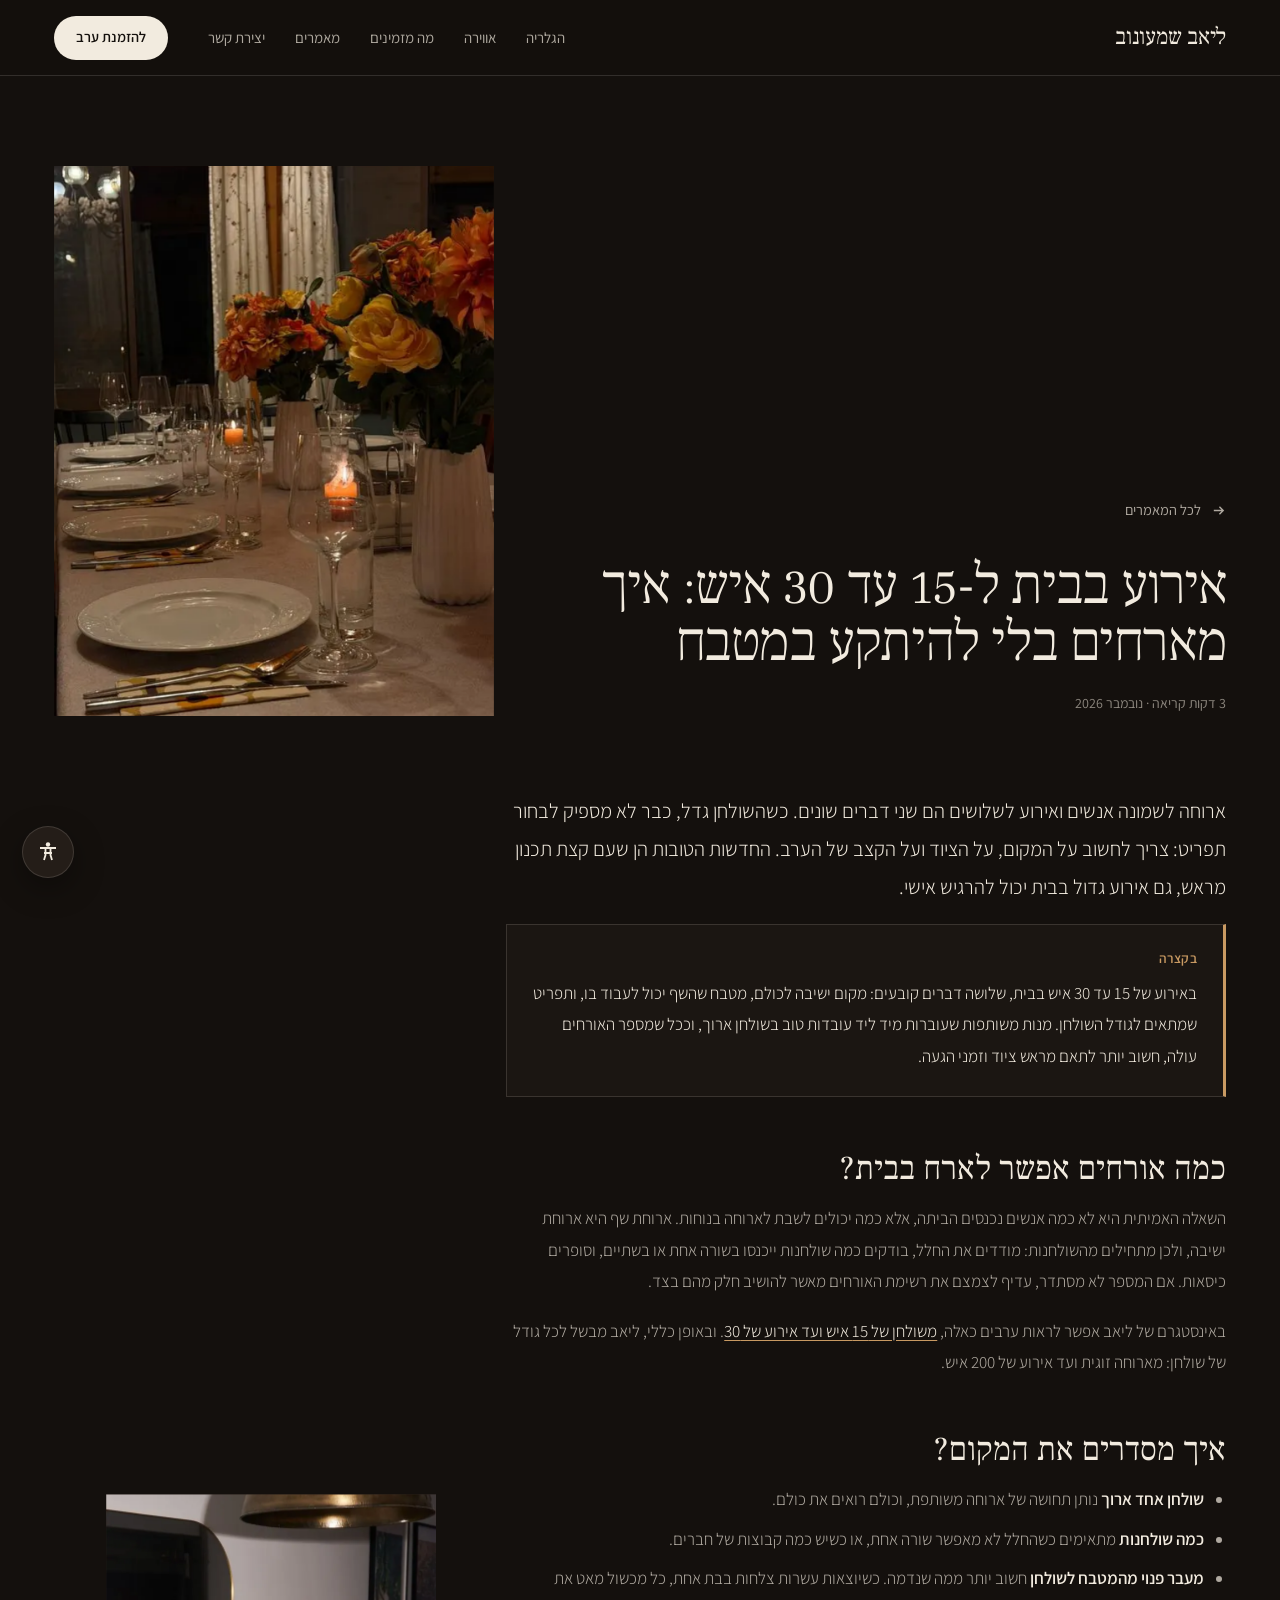
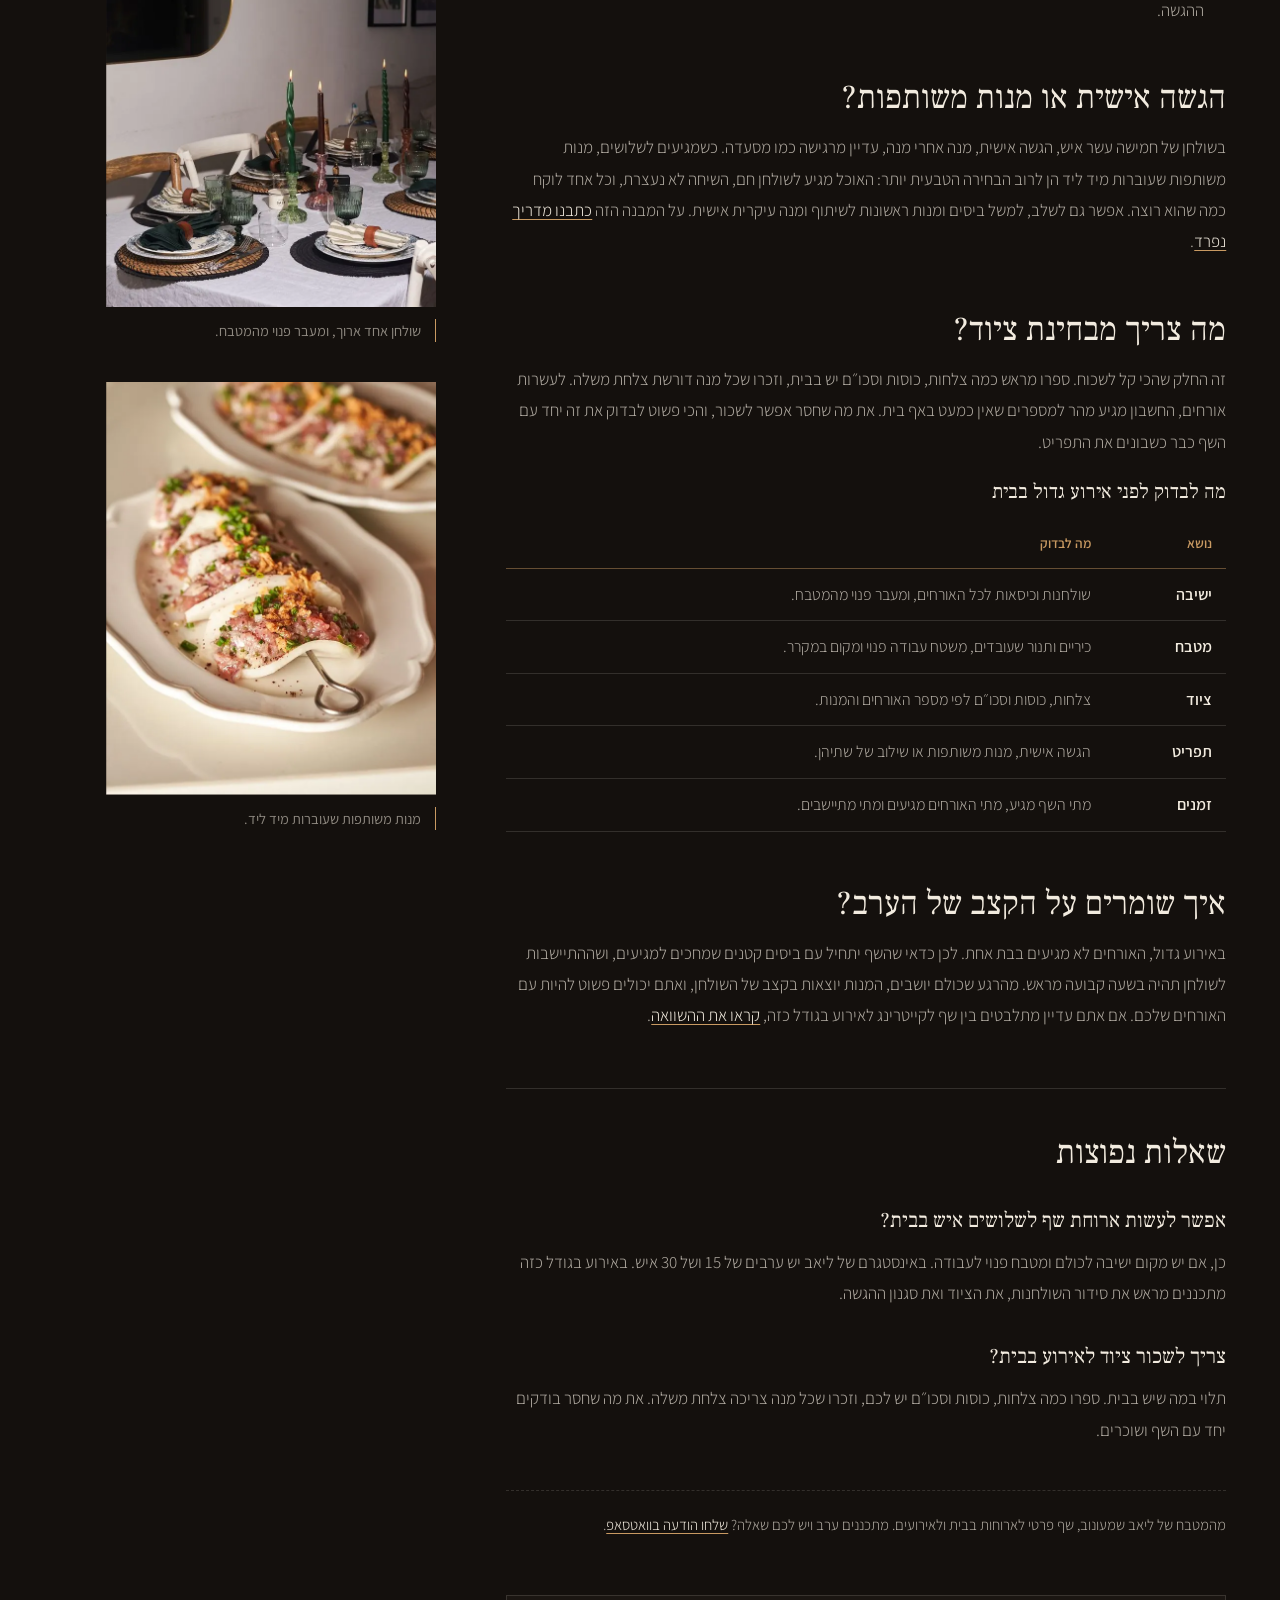
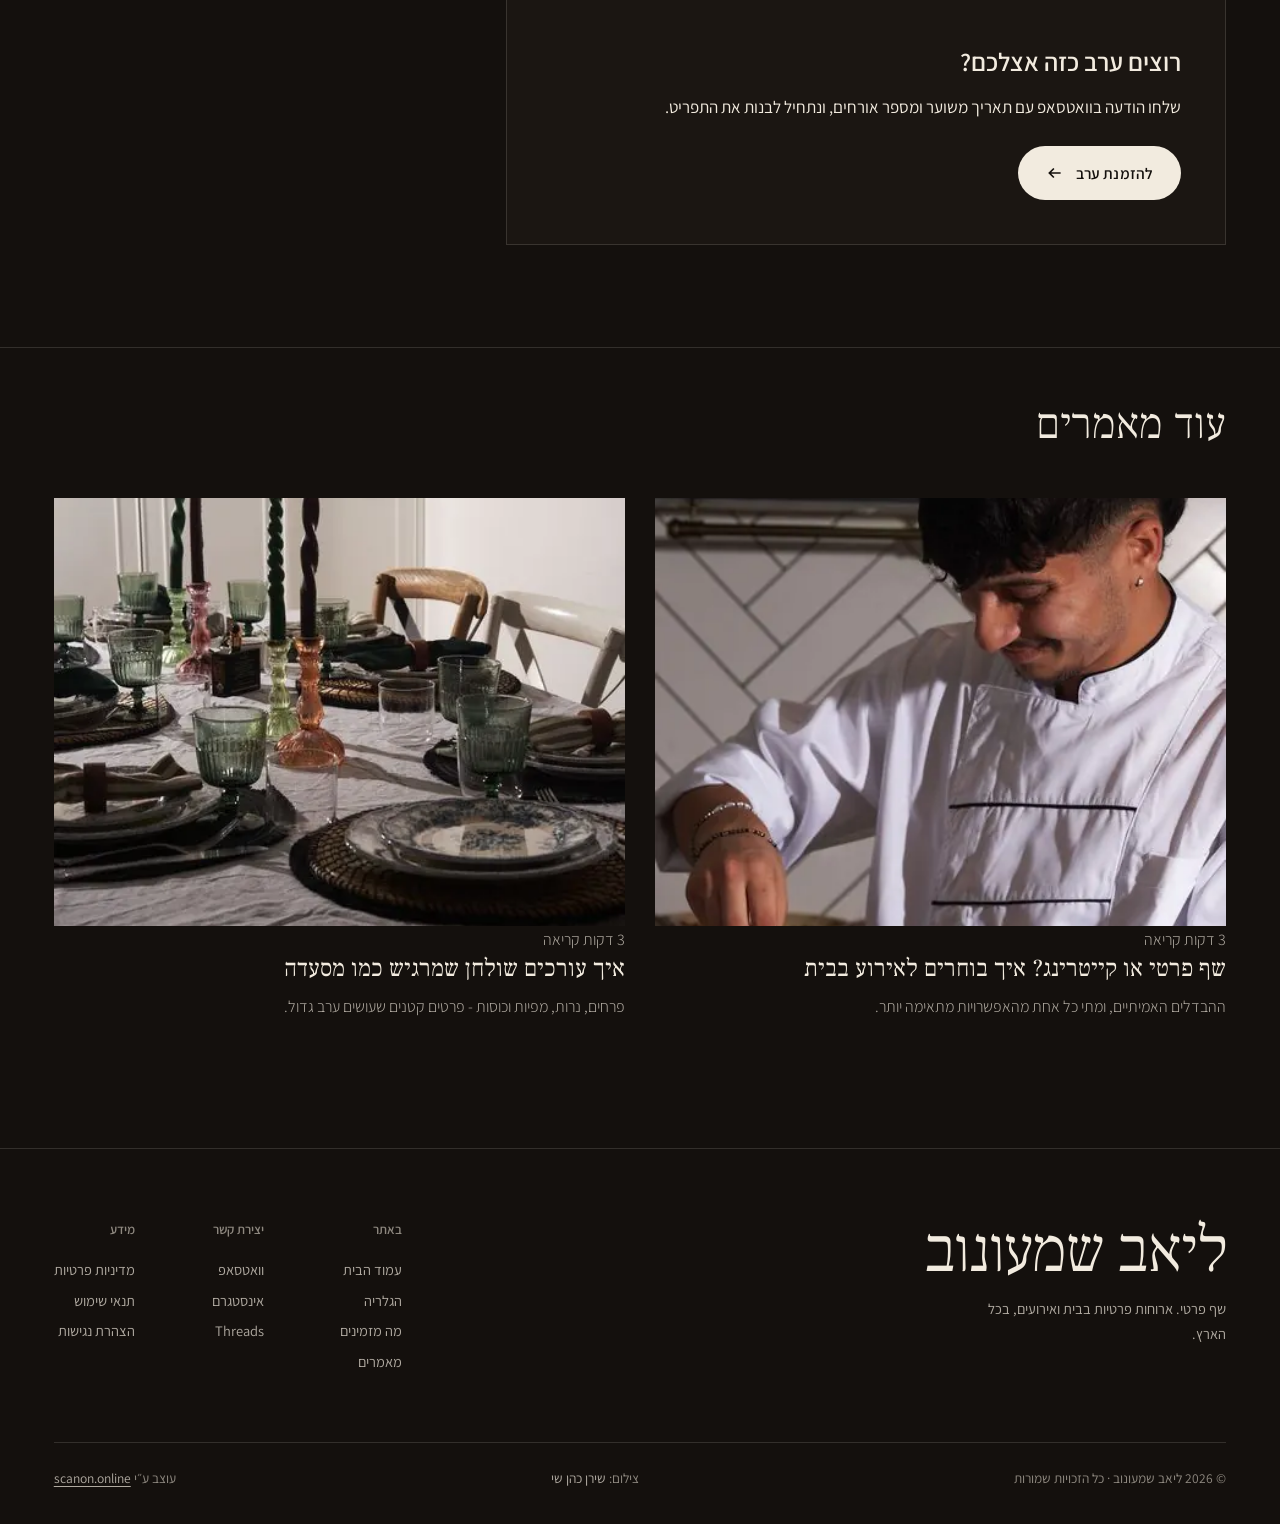
<file: article-home-event-30-guests.html>
<!DOCTYPE html>
<html lang="he" dir="rtl">
<head>
  <meta charset="UTF-8" />
  <meta name="viewport" content="width=device-width,initial-scale=1,viewport-fit=cover" />
  <meta http-equiv="Content-Security-Policy" content="default-src 'self'; img-src 'self' data: https:; style-src 'self' 'unsafe-inline'; font-src 'self' data:; script-src 'self' 'sha256-jzL/1/GTulrXmexS7t+xwD6/mcoLbttEH/AZRIOv8OY='; connect-src 'self'; base-uri 'self'; form-action 'self'; upgrade-insecure-requests" />
  <meta name="referrer" content="strict-origin-when-cross-origin" />
  <title>אירוע בבית ל-30 איש: איך מארחים עם שף | ליאב שמעונוב</title>
  <meta name="description" content="מארחים 15 או 30 איש בבית? כך מתכננים את המקום, את הציוד ואת התפריט, ומתי עדיף להגיש מנות משותפות כשהשולחן גדל." />
  <link rel="canonical" href="https://liavshimonov.com/article-home-event-30-guests.html" />
  <meta property="og:type" content="article" />
  <meta property="og:site_name" content="ליאב שמעונוב · שף פרטי" />
  <meta property="og:locale" content="he_IL" />
  <meta property="og:title" content="אירוע בבית ל-30 איש: איך מארחים עם שף | ליאב שמעונוב" />
  <meta property="og:description" content="מארחים 15 או 30 איש בבית? כך מתכננים את המקום, את הציוד ואת התפריט, ומתי עדיף להגיש מנות משותפות כשהשולחן גדל." />
  <meta property="og:url" content="https://liavshimonov.com/article-home-event-30-guests.html" />
  <meta property="og:image" content="https://liavshimonov.com/assets/img/og-home-event-30-guests.jpg" />
  <meta property="og:image:width" content="1200" />
  <meta property="og:image:height" content="630" />
  <meta property="og:image:alt" content="שולחן ארוך ערוך לאירוע, עם זרי פרחים כתומים ונרות דולקים" />
  <meta property="article:published_time" content="2026-11-26" />
  <meta property="article:modified_time" content="2026-11-26" />
  <meta name="twitter:card" content="summary_large_image" />
  <meta name="theme-color" content="#14100d" />
  <link rel="icon" type="image/png" href="assets/favicon.png" />
  <link rel="apple-touch-icon" href="assets/favicon.png" />
  <link rel="preload" as="font" type="font/woff2" href="assets/fonts/assistant-hebrew-0.woff2" crossorigin />
  <link rel="preload" as="font" type="font/woff2" href="assets/fonts/frank-ruhl-libre-hebrew-2.woff2" crossorigin />
  <link rel="stylesheet" href="assets/site.css?v=5" />
  <script src="assets/boot.js?v=2"></script>
  <script type="application/ld+json">{"@context": "https://schema.org", "@graph": [{"@type": "BlogPosting", "@id": "https://liavshimonov.com/article-home-event-30-guests.html#article", "headline": "אירוע בבית ל-15 עד 30 איש: איך מארחים בלי להיתקע במטבח", "description": "מארחים 15 או 30 איש בבית? כך מתכננים את המקום, את הציוד ואת התפריט, ומתי עדיף להגיש מנות משותפות כשהשולחן גדל.", "abstract": "באירוע של 15 עד 30 איש בבית, שלושה דברים קובעים: מקום ישיבה לכולם, מטבח שהשף יכול לעבוד בו, ותפריט שמתאים לגודל השולחן. מנות משותפות שעוברות מיד ליד עובדות טוב בשולחן ארוך, וככל שמספר האורחים עולה, חשוב יותר לתאם מראש ציוד וזמני הגעה.", "inLanguage": "he", "url": "https://liavshimonov.com/article-home-event-30-guests.html", "mainEntityOfPage": "https://liavshimonov.com/article-home-event-30-guests.html", "image": {"@type": "ImageObject", "url": "https://liavshimonov.com/assets/img/a-event-1400.jpg", "width": 1050, "height": 1400, "copyrightNotice": "© ליאב שמעונוב"}, "datePublished": "2026-11-26", "dateModified": "2026-11-26", "author": {"@type": "Person", "@id": "https://liavshimonov.com/#liav", "name": "ליאב שמעונוב", "url": "https://liavshimonov.com/"}, "publisher": {"@type": "Person", "@id": "https://liavshimonov.com/#liav", "name": "ליאב שמעונוב", "url": "https://liavshimonov.com/"}, "isPartOf": {"@id": "https://liavshimonov.com/journal.html#blog"}, "wordCount": 512}, {"@type": "FAQPage", "@id": "https://liavshimonov.com/article-home-event-30-guests.html#faq", "mainEntity": [{"@type": "Question", "name": "אפשר לעשות ארוחת שף לשלושים איש בבית?", "acceptedAnswer": {"@type": "Answer", "text": "כן, אם יש מקום ישיבה לכולם ומטבח פנוי לעבודה. באינסטגרם של ליאב יש ערבים של 15 ושל 30 איש. באירוע בגודל כזה מתכננים מראש את סידור השולחנות, את הציוד ואת סגנון ההגשה."}}, {"@type": "Question", "name": "צריך לשכור ציוד לאירוע בבית?", "acceptedAnswer": {"@type": "Answer", "text": "תלוי במה שיש בבית. ספרו כמה צלחות, כוסות וסכו״ם יש לכם, וזכרו שכל מנה צריכה צלחת משלה. את מה שחסר בודקים יחד עם השף ושוכרים."}}]}, {"@type": "BreadcrumbList", "itemListElement": [{"@type": "ListItem", "position": 1, "name": "עמוד הבית", "item": "https://liavshimonov.com/"}, {"@type": "ListItem", "position": 2, "name": "מאמרים", "item": "https://liavshimonov.com/journal.html"}, {"@type": "ListItem", "position": 3, "name": "אירוע בבית ל-15 עד 30 איש: איך מארחים בלי להיתקע במטבח", "item": "https://liavshimonov.com/article-home-event-30-guests.html"}]}, {"@type": "Person", "@id": "https://liavshimonov.com/#liav", "name": "ליאב שמעונוב", "jobTitle": "שף פרטי", "url": "https://liavshimonov.com/", "areaServed": {"@type": "Country", "name": "ישראל"}, "sameAs": ["https://www.instagram.com/liav_shimonov_/", "https://www.threads.com/@liav_shimonov_"]}]}</script>
  <script type="speculationrules">{"prefetch":[{"where":{"href_matches":"/*"},"eagerness":"moderate"}]}</script>
</head>
<body>
  <header class="nav" id="nav">
    <div class="shell nav__row">
      <a href="index.html" class="brand"><b>ליאב שמעונוב</b></a>
      <nav class="nav__links" aria-label="ניווט ראשי">
        <a href="index.html#gallery">הגלריה</a>
        <a href="index.html#atmosphere">אווירה</a>
        <a href="index.html#services">מה מזמינים</a>
        <a href="journal.html">מאמרים</a>
        <a href="index.html#contact">יצירת קשר</a>
      </nav>
      <a href="https://wa.me/972542088166?text=%D7%94%D7%99%D7%99%20%D7%9C%D7%99%D7%90%D7%91%2C%20%D7%90%D7%A9%D7%9E%D7%97%20%D7%9C%D7%A7%D7%91%D7%95%D7%A2%20%D7%A2%D7%A8%D7%91" target="_blank" rel="noopener noreferrer" class="btn btn--light nav__cta">להזמנת ערב</a>
      <button class="burger" aria-label="פתיחת תפריט" aria-expanded="false" aria-controls="drawer"><i></i><i></i></button>
    </div>
  </header>
  <div class="drawer" id="drawer" aria-hidden="true">
    <a href="index.html">עמוד הבית</a>
    <a href="index.html#gallery">הגלריה</a>
    <a href="index.html#services">מה מזמינים</a>
    <a href="journal.html">מאמרים</a>
    <a href="index.html#contact">יצירת קשר</a>
    <div class="drawer__foot"><a href="https://wa.me/972542088166?text=%D7%94%D7%99%D7%99%20%D7%9C%D7%99%D7%90%D7%91%2C%20%D7%90%D7%A9%D7%9E%D7%97%20%D7%9C%D7%A7%D7%91%D7%95%D7%A2%20%D7%A2%D7%A8%D7%91" target="_blank" rel="noopener noreferrer">הודעה בוואטסאפ</a><a href="https://www.instagram.com/liav_shimonov_/" target="_blank" rel="noopener noreferrer">ביקור באינסטגרם</a></div>
  </div>

  <main id="main" class="page">
    <article class="shell">
      <div class="art__head">
        <div class="art__intro">
          <a href="journal.html" class="back"><svg viewBox="0 0 16 16" fill="none" stroke="currentColor" stroke-width="1.5" aria-hidden="true"><path d="M3 8h10M9 4l4 4-4 4"/></svg> לכל המאמרים</a>
          <h1>אירוע בבית ל-15 עד 30 איש: איך מארחים בלי להיתקע במטבח</h1>
          <p class="page__meta">3 דקות קריאה · <time datetime="2026-11-26">נובמבר 2026</time></p>
        </div>
        <div class="pic pic--rv art__cover" data-pan="0.55"><img src="assets/img/a-event-1400.webp" srcset="assets/img/a-event-700.webp 525w, assets/img/a-event-1400.webp 1050w" sizes="(max-width:900px) 92vw, 440px" alt="שולחן ארוך ערוך לאירוע, עם זרי פרחים כתומים ונרות דולקים" width="1050" height="1400" style="object-position:50% 55%" fetchpriority="high" /></div>
      </div>
      <div class="prose">
<p class="art__lead">ארוחה לשמונה אנשים ואירוע לשלושים הם שני דברים שונים. כשהשולחן גדל, כבר לא מספיק לבחור תפריט: צריך לחשוב על המקום, על הציוד ועל הקצב של הערב. החדשות הטובות הן שעם קצת תכנון מראש, גם אירוע גדול בבית יכול להרגיש אישי.</p>
<div class="tldr"><strong>בקצרה</strong><p>באירוע של 15 עד 30 איש בבית, שלושה דברים קובעים: מקום ישיבה לכולם, מטבח שהשף יכול לעבוד בו, ותפריט שמתאים לגודל השולחן. מנות משותפות שעוברות מיד ליד עובדות טוב בשולחן ארוך, וככל שמספר האורחים עולה, חשוב יותר לתאם מראש ציוד וזמני הגעה.</p></div>
<h2>כמה אורחים אפשר לארח בבית?</h2>
<p>השאלה האמיתית היא לא כמה אנשים נכנסים הביתה, אלא כמה יכולים לשבת לארוחה בנוחות. ארוחת שף היא ארוחת ישיבה, ולכן מתחילים מהשולחנות: מודדים את החלל, בודקים כמה שולחנות ייכנסו בשורה אחת או בשתיים, וסופרים כיסאות. אם המספר לא מסתדר, עדיף לצמצם את רשימת האורחים מאשר להושיב חלק מהם בצד.</p>
<p>באינסטגרם של ליאב אפשר לראות ערבים כאלה, <a href="https://www.instagram.com/liav_shimonov_/" target="_blank" rel="noopener noreferrer">משולחן של 15 איש ועד אירוע של 30</a>. ובאופן כללי, ליאב מבשל לכל גודל של שולחן: מארוחה זוגית ועד אירוע של 200 איש.</p>
<h2>איך מסדרים את המקום?</h2>
<figure class="art__fig"><div class="pic pic--rv"><img src="assets/img/f-table-kitchen-1000.webp" srcset="assets/img/f-table-kitchen-1000.webp 667w, assets/img/f-table-kitchen-1600.webp 1067w" sizes="(min-width:1280px) 330px, (max-width:760px) 92vw, 720px" alt="שולחן ארוך ערוך ליד המטבח, מתחת למנורה תלויה" width="667" height="1000" loading="lazy" decoding="async" /></div><figcaption>שולחן אחד ארוך, ומעבר פנוי מהמטבח.</figcaption></figure>
<ul>
<li><strong>שולחן אחד ארוך</strong> נותן תחושה של ארוחה משותפת, וכולם רואים את כולם.</li>
<li><strong>כמה שולחנות</strong> מתאימים כשהחלל לא מאפשר שורה אחת, או כשיש כמה קבוצות של חברים.</li>
<li><strong>מעבר פנוי מהמטבח לשולחן</strong> חשוב יותר ממה שנדמה. כשיוצאות עשרות צלחות בבת אחת, כל מכשול מאט את ההגשה.</li>
</ul>
<h2>הגשה אישית או מנות משותפות?</h2>
<figure class="art__fig"><div class="pic pic--rv"><img src="assets/img/f-tacos-1000.webp" srcset="assets/img/f-tacos-1000.webp 667w, assets/img/f-tacos-1600.webp 1067w" sizes="(min-width:1280px) 330px, (max-width:760px) 92vw, 720px" alt="צלחות הגשה מוארכות עם ביסי טונה ועשבי תיבול" width="667" height="1000" loading="lazy" decoding="async" /></div><figcaption>מנות משותפות שעוברות מיד ליד.</figcaption></figure>
<p>בשולחן של חמישה עשר איש, הגשה אישית, מנה אחרי מנה, עדיין מרגישה כמו מסעדה. כשמגיעים לשלושים, מנות משותפות שעוברות מיד ליד הן לרוב הבחירה הטבעית יותר: האוכל מגיע לשולחן חם, השיחה לא נעצרת, וכל אחד לוקח כמה שהוא רוצה. אפשר גם לשלב, למשל ביסים ומנות ראשונות לשיתוף ומנה עיקרית אישית. על המבנה הזה <a href="article-chef-menu-structure.html">כתבנו מדריך נפרד</a>.</p>
<h2>מה צריך מבחינת ציוד?</h2>
<p>זה החלק שהכי קל לשכוח. ספרו מראש כמה צלחות, כוסות וסכו״ם יש בבית, וזכרו שכל מנה דורשת צלחת משלה. לעשרות אורחים, החשבון מגיע מהר למספרים שאין כמעט באף בית. את מה שחסר אפשר לשכור, והכי פשוט לבדוק את זה יחד עם השף כבר כשבונים את התפריט.</p>
<div class="tbl"><table class="facts"><caption>מה לבדוק לפני אירוע גדול בבית</caption>
<thead><tr><th scope="col">נושא</th><th scope="col">מה לבדוק</th></tr></thead>
<tbody>
<tr><th scope="row">ישיבה</th><td>שולחנות וכיסאות לכל האורחים, ומעבר פנוי מהמטבח.</td></tr>
<tr><th scope="row">מטבח</th><td>כיריים ותנור שעובדים, משטח עבודה פנוי ומקום במקרר.</td></tr>
<tr><th scope="row">ציוד</th><td>צלחות, כוסות וסכו״ם לפי מספר האורחים והמנות.</td></tr>
<tr><th scope="row">תפריט</th><td>הגשה אישית, מנות משותפות או שילוב של שתיהן.</td></tr>
<tr><th scope="row">זמנים</th><td>מתי השף מגיע, מתי האורחים מגיעים ומתי מתיישבים.</td></tr>
</tbody></table></div>
<h2>איך שומרים על הקצב של הערב?</h2>
<p>באירוע גדול, האורחים לא מגיעים בבת אחת. לכן כדאי שהשף יתחיל עם ביסים קטנים שמחכים למגיעים, ושההתיישבות לשולחן תהיה בשעה קבועה מראש. מהרגע שכולם יושבים, המנות יוצאות בקצב של השולחן, ואתם יכולים פשוט להיות עם האורחים שלכם. אם אתם עדיין מתלבטים בין שף לקייטרינג לאירוע בגודל כזה, <a href="article-chef-or-catering.html">קראו את ההשוואה</a>.</p>
<section class="faq" aria-labelledby="faq-h"><h2 id="faq-h">שאלות נפוצות</h2><h3>אפשר לעשות ארוחת שף לשלושים איש בבית?</h3><p>כן, אם יש מקום ישיבה לכולם ומטבח פנוי לעבודה. באינסטגרם של ליאב יש ערבים של 15 ושל 30 איש. באירוע בגודל כזה מתכננים מראש את סידור השולחנות, את הציוד ואת סגנון ההגשה.</p><h3>צריך לשכור ציוד לאירוע בבית?</h3><p>תלוי במה שיש בבית. ספרו כמה צלחות, כוסות וסכו״ם יש לכם, וזכרו שכל מנה צריכה צלחת משלה. את מה שחסר בודקים יחד עם השף ושוכרים.</p></section>
<p class="byline">מהמטבח של ליאב שמעונוב, שף פרטי לארוחות בבית ולאירועים. מתכננים ערב ויש לכם שאלה? <a href="https://wa.me/972542088166?text=%D7%94%D7%99%D7%99%20%D7%9C%D7%99%D7%90%D7%91%2C%20%D7%90%D7%A9%D7%9E%D7%97%20%D7%9C%D7%A7%D7%91%D7%95%D7%A2%20%D7%A2%D7%A8%D7%91" target="_blank" rel="noopener noreferrer">שלחו הודעה בוואטסאפ</a>.</p>
</div>
      <div class="art__box rv">
  <h2>רוצים ערב כזה אצלכם?</h2>
  <p>שלחו הודעה בוואטסאפ עם תאריך משוער ומספר אורחים, ונתחיל לבנות את התפריט.</p>
  <a href="https://wa.me/972542088166?text=%D7%94%D7%99%D7%99%20%D7%9C%D7%99%D7%90%D7%91%2C%20%D7%90%D7%A9%D7%9E%D7%97%20%D7%9C%D7%A7%D7%91%D7%95%D7%A2%20%D7%A2%D7%A8%D7%91" target="_blank" rel="noopener noreferrer" class="btn btn--light">להזמנת ערב <svg viewBox="0 0 16 16" fill="none" stroke="currentColor" stroke-width="1.5" aria-hidden="true"><path d="M13 8H3M7 4 3 8l4 4"/></svg></a>
</div>
    </article>
    <aside class="shell art__next">
      <h2>עוד מאמרים</h2>
      <div class="cards">
          <a class="card rv" href="article-chef-or-catering.html">
            <div class="pic"><img src="assets/img/a-catering-700.webp" alt="ליאב מסדר מנה בצלחת במטבח ומחייך" width="467" height="700" style="object-position:50% 42%" loading="lazy" /></div>
            <p class="card__meta">3 דקות קריאה</p>
            <h3>שף פרטי או קייטרינג? איך בוחרים לאירוע בבית</h3>
            <p>ההבדלים האמיתיים, ומתי כל אחת מהאפשרויות מתאימה יותר.</p>
          </a>
          <a class="card rv" href="article-table-setting.html">
            <div class="pic"><img src="assets/img/a-table-700.webp" alt="שולחן ערוך עם נרות מקל בגבהים שונים, כוסות ירוקות וצלחות מעוטרות" width="467" height="700" style="object-position:50% 55%" loading="lazy" /></div>
            <p class="card__meta">3 דקות קריאה</p>
            <h3>איך עורכים שולחן שמרגיש כמו מסעדה</h3>
            <p>פרחים, נרות, מפיות וכוסות - פרטים קטנים שעושים ערב גדול.</p>
          </a>
      </div>
    </aside>
  </main>

  <footer class="foot">
    <div class="shell">
      <div class="foot__top">
        <div class="foot__brand"><b>ליאב שמעונוב</b><p>שף פרטי. ארוחות פרטיות בבית ואירועים, בכל הארץ.</p></div>
        <div class="foot__cols">
          <div><h3>באתר</h3><a href="index.html">עמוד הבית</a><a href="index.html#gallery">הגלריה</a><a href="index.html#services">מה מזמינים</a><a href="journal.html">מאמרים</a></div>
          <div><h3>יצירת קשר</h3><a href="https://wa.me/972542088166?text=%D7%94%D7%99%D7%99%20%D7%9C%D7%99%D7%90%D7%91%2C%20%D7%90%D7%A9%D7%9E%D7%97%20%D7%9C%D7%A7%D7%91%D7%95%D7%A2%20%D7%A2%D7%A8%D7%91" target="_blank" rel="noopener noreferrer">וואטסאפ</a><a href="https://www.instagram.com/liav_shimonov_/" target="_blank" rel="noopener noreferrer">אינסטגרם</a><a href="https://www.threads.com/@liav_shimonov_" target="_blank" rel="noopener noreferrer">Threads</a></div>
          <div><h3>מידע</h3><a href="privacy.html">מדיניות פרטיות</a><a href="terms.html">תנאי שימוש</a><a href="accessibility.html">הצהרת נגישות</a></div>
        </div>
      </div>
      <div class="foot__bottom">
        <div>© <span data-year>2026</span> ליאב שמעונוב · כל הזכויות שמורות</div>
        <div>צילום: <a href="https://www.instagram.com/shirancohenshay_photography/" target="_blank" rel="noopener noreferrer">שירן כהן שי</a></div>
        <div class="foot__credit">עוצב ע״י <a href="https://www.instagram.com/scanon.online/" target="_blank" rel="noopener noreferrer">scanon.online</a></div>
      </div>
    </div>
  </footer>

  <button class="a11y-btn" aria-label="פתיחת אפשרויות נגישות" aria-expanded="false" aria-controls="a11y-panel">
    <svg viewBox="0 0 24 24" fill="none" stroke="currentColor" stroke-width="1.8" aria-hidden="true"><circle cx="12" cy="4.5" r="2.2" fill="currentColor" stroke="none"/><path d="M4 8h16M9.5 8v7l-1.5 5M14.5 8v7l1.5 5M8 13h8"/></svg>
  </button>
  <div id="a11y-panel" class="a11y-panel" role="dialog" aria-labelledby="a11y-title" aria-hidden="true">
    <h4 id="a11y-title">נגישות</h4>
    <div class="a11y-row"><span>ניגודיות גבוהה</span><div class="a11y-ctrls"><button class="a11y-chip" data-key="contrast" data-val="off" aria-pressed="true">כבוי</button><button class="a11y-chip" data-key="contrast" data-val="high" aria-pressed="false">גבוה</button></div></div>
    <div class="a11y-row"><span>גודל טקסט</span><div class="a11y-ctrls"><button class="a11y-chip" data-key="fontsize" data-val="m" aria-pressed="true">רגיל</button><button class="a11y-chip" data-key="fontsize" data-val="l" aria-pressed="false">גדול</button><button class="a11y-chip" data-key="fontsize" data-val="xl" aria-pressed="false">ענק</button></div></div>
    <div class="a11y-row"><span>הדגשת קישורים</span><div class="a11y-ctrls"><button class="a11y-chip" data-key="links" data-val="off" aria-pressed="true">כבוי</button><button class="a11y-chip" data-key="links" data-val="highlight" aria-pressed="false">הדגש</button></div></div>
    <div class="a11y-row"><span>עצירת אנימציות</span><div class="a11y-ctrls"><button class="a11y-chip" data-key="motion" data-val="on" aria-pressed="true">פועל</button><button class="a11y-chip" data-key="motion" data-val="off" aria-pressed="false">עצור</button></div></div>
    <button class="a11y-reset">איפוס להגדרות ברירת מחדל</button>
    <p class="a11y-note">נתקלתם בבעיה? <a href="accessibility.html">להצהרת הנגישות</a></p>
  </div>

  <script src="assets/vendor/lenis.min.js"></script>
  <script src="assets/site.js?v=3"></script>
</body>
</html>
</file>
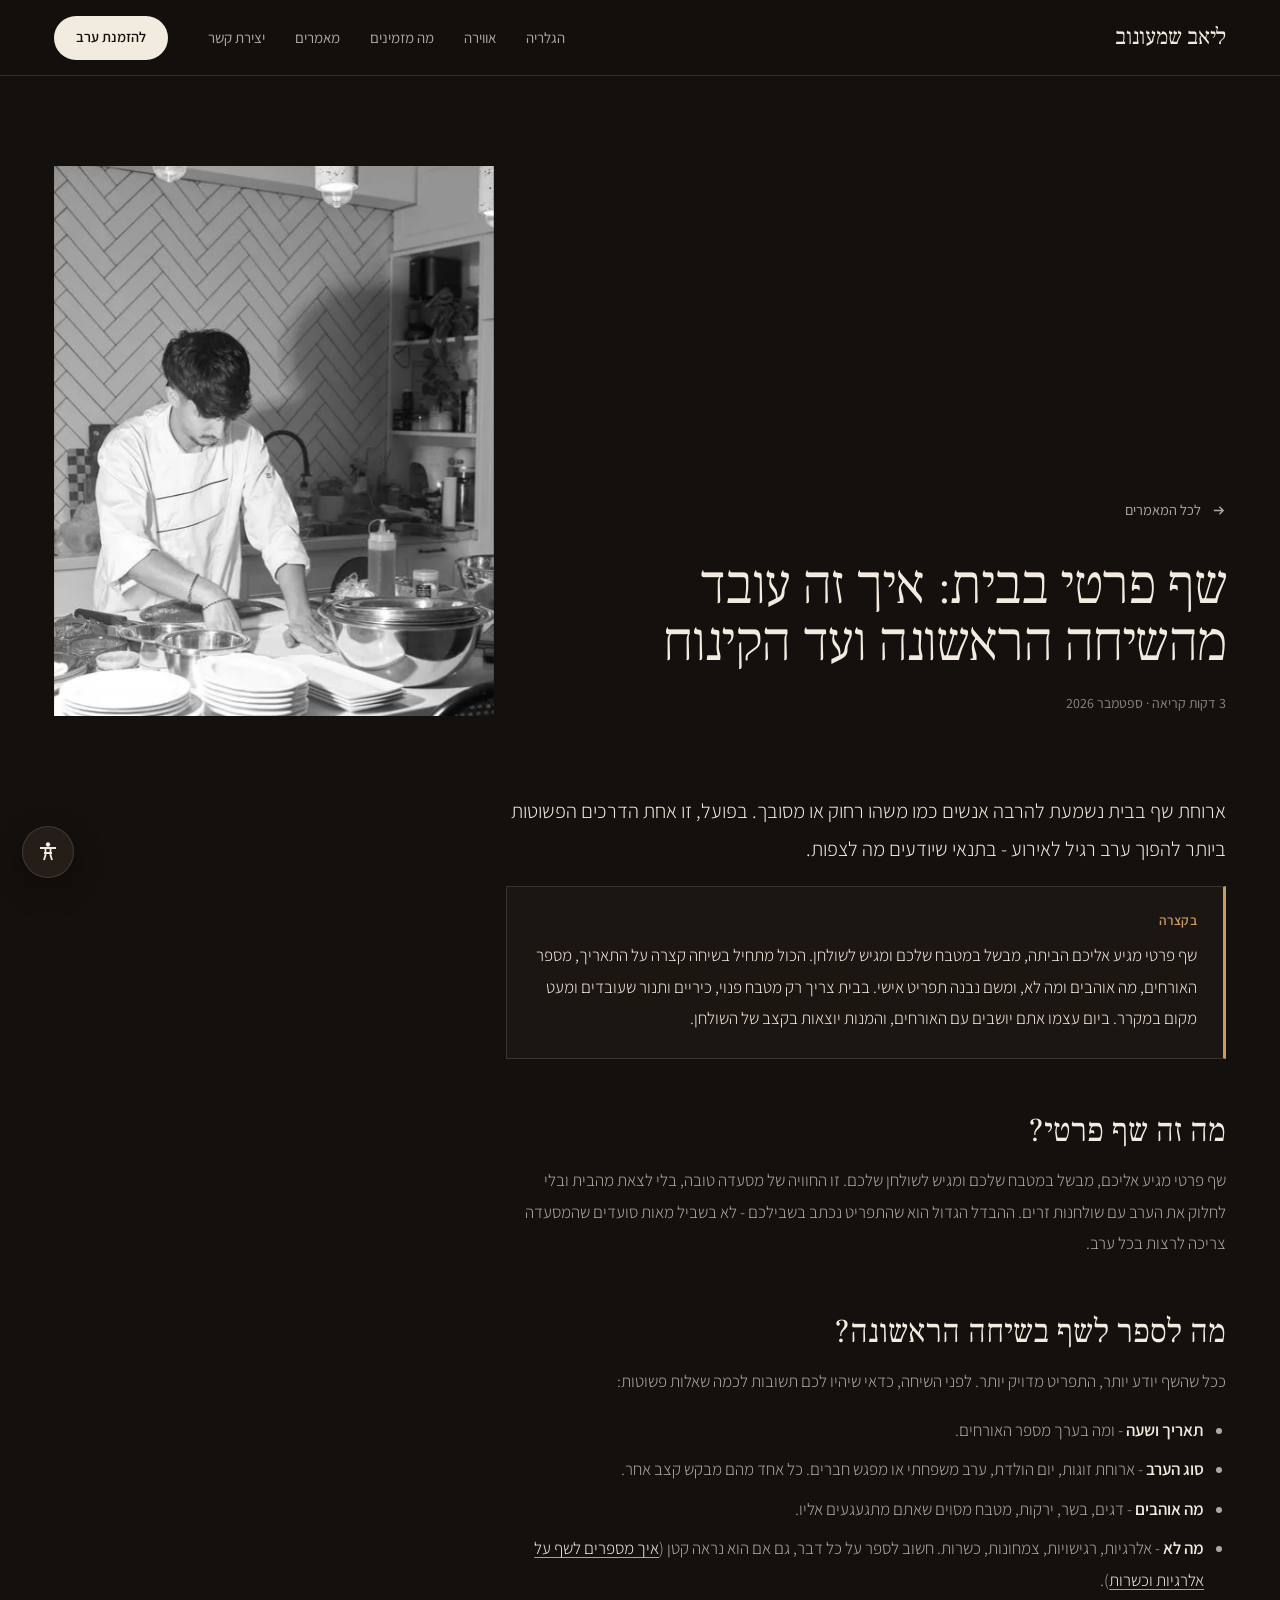
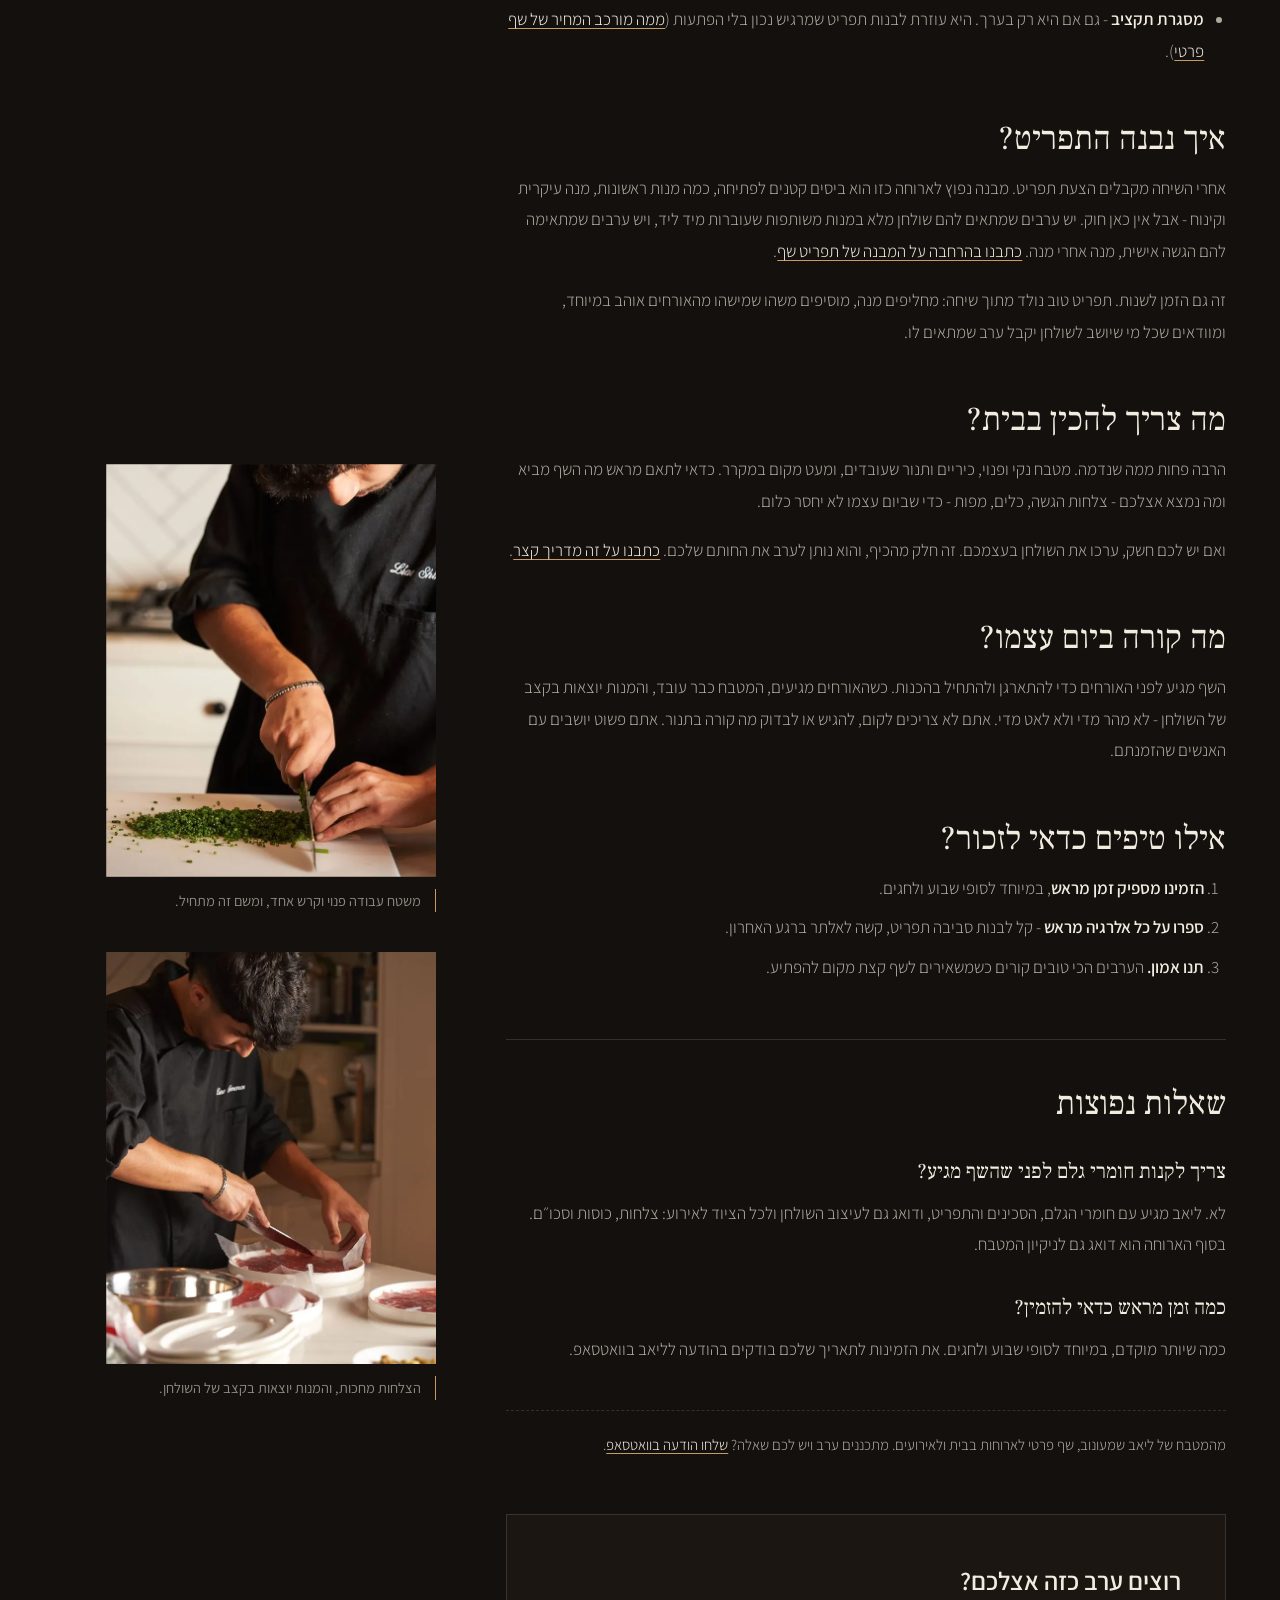
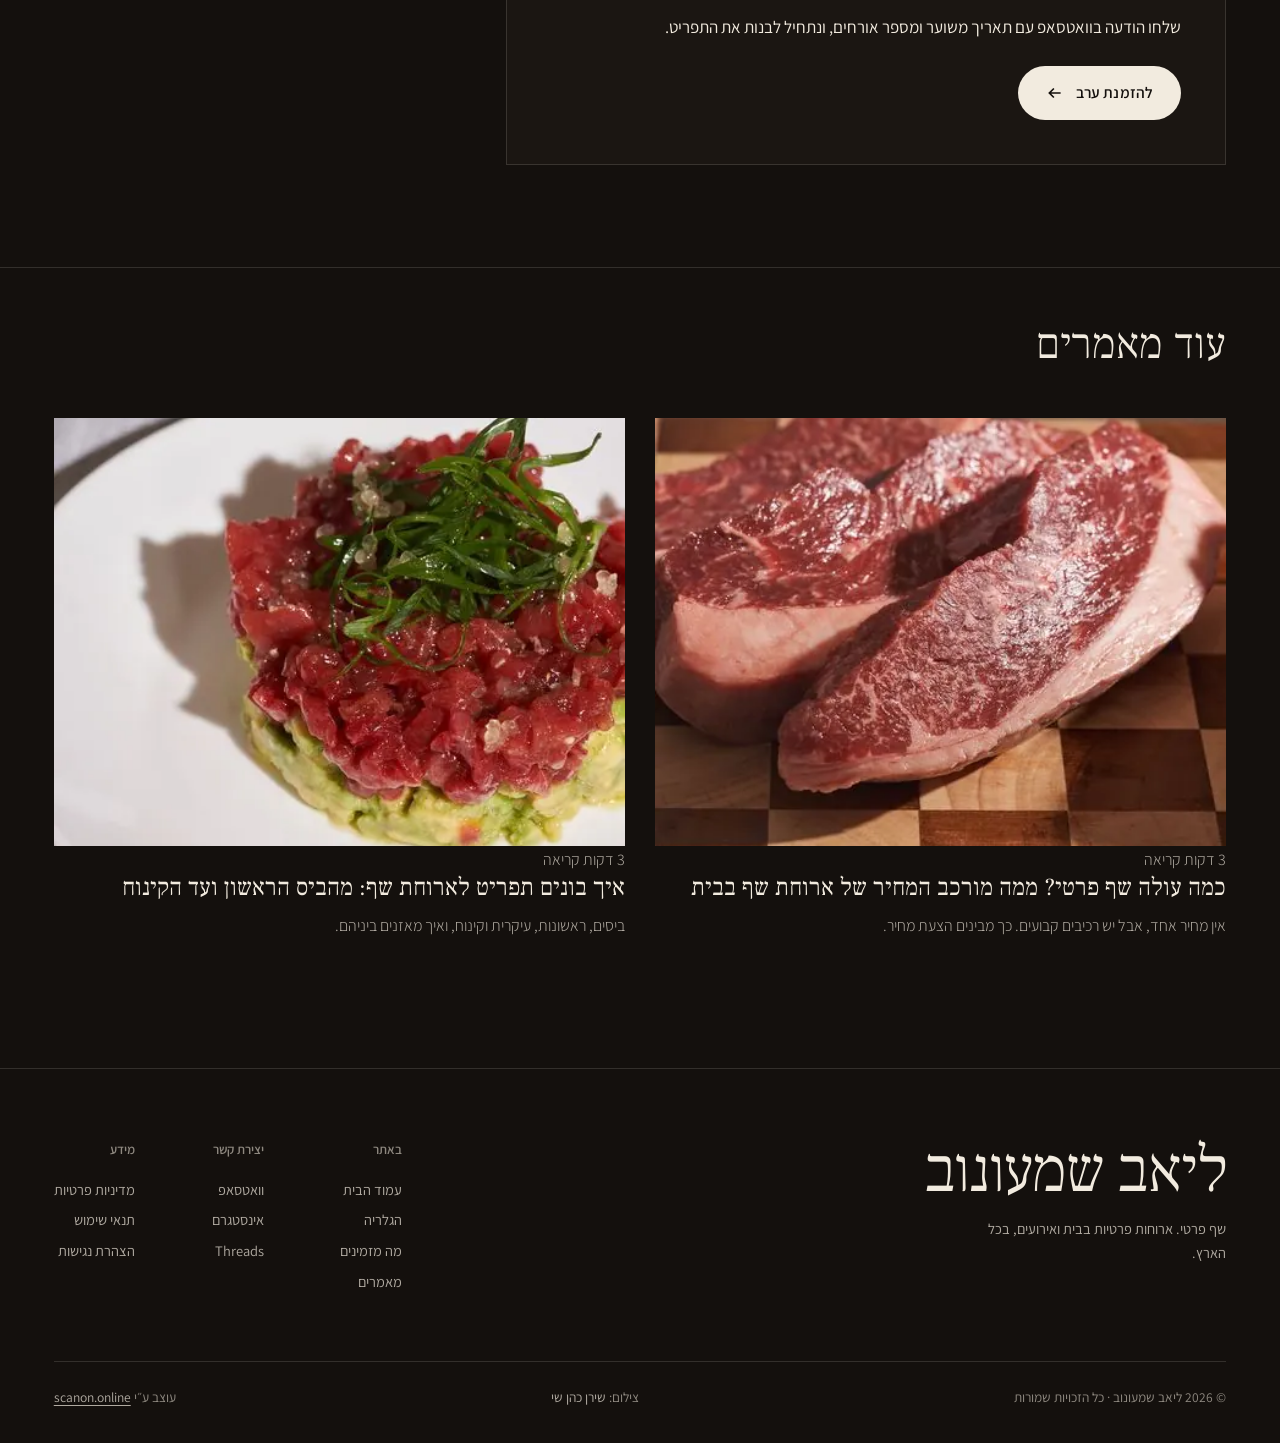
<file: article-private-chef-at-home.html>
<!DOCTYPE html>
<html lang="he" dir="rtl">
<head>
  <meta charset="UTF-8" />
  <meta name="viewport" content="width=device-width,initial-scale=1,viewport-fit=cover" />
  <meta http-equiv="Content-Security-Policy" content="default-src 'self'; img-src 'self' data: https:; style-src 'self' 'unsafe-inline'; font-src 'self' data:; script-src 'self' 'sha256-jzL/1/GTulrXmexS7t+xwD6/mcoLbttEH/AZRIOv8OY='; connect-src 'self'; base-uri 'self'; form-action 'self'; upgrade-insecure-requests" />
  <meta name="referrer" content="strict-origin-when-cross-origin" />
  <title>שף פרטי בבית: איך זה עובד, שלב אחרי שלב | ליאב שמעונוב</title>
  <meta name="description" content="מדריך מעשי להזמנת שף פרטי הביתה: מה לספר בשיחה הראשונה, איך נבנה התפריט, מה להכין בבית ואיך נראה הערב עצמו." />
  <link rel="canonical" href="https://liavshimonov.com/article-private-chef-at-home.html" />
  <meta property="og:type" content="article" />
  <meta property="og:site_name" content="ליאב שמעונוב · שף פרטי" />
  <meta property="og:locale" content="he_IL" />
  <meta property="og:title" content="שף פרטי בבית: איך זה עובד, שלב אחרי שלב | ליאב שמעונוב" />
  <meta property="og:description" content="מדריך מעשי להזמנת שף פרטי הביתה: מה לספר בשיחה הראשונה, איך נבנה התפריט, מה להכין בבית ואיך נראה הערב עצמו." />
  <meta property="og:url" content="https://liavshimonov.com/article-private-chef-at-home.html" />
  <meta property="og:image" content="https://liavshimonov.com/assets/img/og-private-chef-at-home.jpg" />
  <meta property="og:image:width" content="1200" />
  <meta property="og:image:height" content="630" />
  <meta property="og:image:alt" content="ליאב במעיל שף במטבח ביתי, מכין מנות ליד ערימת צלחות" />
  <meta property="article:published_time" content="2026-09-29" />
  <meta property="article:modified_time" content="2026-11-26" />
  <meta name="twitter:card" content="summary_large_image" />
  <meta name="theme-color" content="#14100d" />
  <link rel="icon" type="image/png" href="assets/favicon.png" />
  <link rel="apple-touch-icon" href="assets/favicon.png" />
  <link rel="preload" as="font" type="font/woff2" href="assets/fonts/assistant-hebrew-0.woff2" crossorigin />
  <link rel="preload" as="font" type="font/woff2" href="assets/fonts/frank-ruhl-libre-hebrew-2.woff2" crossorigin />
  <link rel="stylesheet" href="assets/site.css?v=5" />
  <script src="assets/boot.js?v=2"></script>
  <script type="application/ld+json">{"@context": "https://schema.org", "@graph": [{"@type": "BlogPosting", "@id": "https://liavshimonov.com/article-private-chef-at-home.html#article", "headline": "שף פרטי בבית: איך זה עובד מהשיחה הראשונה ועד הקינוח", "description": "מדריך מעשי להזמנת שף פרטי הביתה: מה לספר בשיחה הראשונה, איך נבנה התפריט, מה להכין בבית ואיך נראה הערב עצמו.", "abstract": "שף פרטי מגיע אליכם הביתה, מבשל במטבח שלכם ומגיש לשולחן. הכול מתחיל בשיחה קצרה על התאריך, מספר האורחים, מה אוהבים ומה לא, ומשם נבנה תפריט אישי. בבית צריך רק מטבח פנוי, כיריים ותנור שעובדים ומעט מקום במקרר. ביום עצמו אתם יושבים עם האורחים, והמנות יוצאות בקצב של השולחן.", "inLanguage": "he", "url": "https://liavshimonov.com/article-private-chef-at-home.html", "mainEntityOfPage": "https://liavshimonov.com/article-private-chef-at-home.html", "image": {"@type": "ImageObject", "url": "https://liavshimonov.com/assets/img/a-home-1400.jpg", "width": 933, "height": 1400, "copyrightNotice": "© ליאב שמעונוב", "creditText": "צילום: שירן כהן שי", "creator": {"@type": "Person", "name": "שירן כהן שי", "sameAs": "https://www.instagram.com/shirancohenshay_photography/"}}, "datePublished": "2026-09-29", "dateModified": "2026-11-26", "author": {"@type": "Person", "@id": "https://liavshimonov.com/#liav", "name": "ליאב שמעונוב", "url": "https://liavshimonov.com/"}, "publisher": {"@type": "Person", "@id": "https://liavshimonov.com/#liav", "name": "ליאב שמעונוב", "url": "https://liavshimonov.com/"}, "isPartOf": {"@id": "https://liavshimonov.com/journal.html#blog"}, "wordCount": 513}, {"@type": "FAQPage", "@id": "https://liavshimonov.com/article-private-chef-at-home.html#faq", "mainEntity": [{"@type": "Question", "name": "צריך לקנות חומרי גלם לפני שהשף מגיע?", "acceptedAnswer": {"@type": "Answer", "text": "לא. ליאב מגיע עם חומרי הגלם, הסכינים והתפריט, ודואג גם לעיצוב השולחן ולכל הציוד לאירוע: צלחות, כוסות וסכו״ם. בסוף הארוחה הוא דואג גם לניקיון המטבח."}}, {"@type": "Question", "name": "כמה זמן מראש כדאי להזמין?", "acceptedAnswer": {"@type": "Answer", "text": "כמה שיותר מוקדם, במיוחד לסופי שבוע ולחגים. את הזמינות לתאריך שלכם בודקים בהודעה לליאב בוואטסאפ."}}]}, {"@type": "BreadcrumbList", "itemListElement": [{"@type": "ListItem", "position": 1, "name": "עמוד הבית", "item": "https://liavshimonov.com/"}, {"@type": "ListItem", "position": 2, "name": "מאמרים", "item": "https://liavshimonov.com/journal.html"}, {"@type": "ListItem", "position": 3, "name": "שף פרטי בבית: איך זה עובד מהשיחה הראשונה ועד הקינוח", "item": "https://liavshimonov.com/article-private-chef-at-home.html"}]}, {"@type": "Person", "@id": "https://liavshimonov.com/#liav", "name": "ליאב שמעונוב", "jobTitle": "שף פרטי", "url": "https://liavshimonov.com/", "areaServed": {"@type": "Country", "name": "ישראל"}, "sameAs": ["https://www.instagram.com/liav_shimonov_/", "https://www.threads.com/@liav_shimonov_"]}]}</script>
  <script type="speculationrules">{"prefetch":[{"where":{"href_matches":"/*"},"eagerness":"moderate"}]}</script>
</head>
<body>
  <header class="nav" id="nav">
    <div class="shell nav__row">
      <a href="index.html" class="brand"><b>ליאב שמעונוב</b></a>
      <nav class="nav__links" aria-label="ניווט ראשי">
        <a href="index.html#gallery">הגלריה</a>
        <a href="index.html#atmosphere">אווירה</a>
        <a href="index.html#services">מה מזמינים</a>
        <a href="journal.html">מאמרים</a>
        <a href="index.html#contact">יצירת קשר</a>
      </nav>
      <a href="https://wa.me/972542088166?text=%D7%94%D7%99%D7%99%20%D7%9C%D7%99%D7%90%D7%91%2C%20%D7%90%D7%A9%D7%9E%D7%97%20%D7%9C%D7%A7%D7%91%D7%95%D7%A2%20%D7%A2%D7%A8%D7%91" target="_blank" rel="noopener noreferrer" class="btn btn--light nav__cta">להזמנת ערב</a>
      <button class="burger" aria-label="פתיחת תפריט" aria-expanded="false" aria-controls="drawer"><i></i><i></i></button>
    </div>
  </header>
  <div class="drawer" id="drawer" aria-hidden="true">
    <a href="index.html">עמוד הבית</a>
    <a href="index.html#gallery">הגלריה</a>
    <a href="index.html#services">מה מזמינים</a>
    <a href="journal.html">מאמרים</a>
    <a href="index.html#contact">יצירת קשר</a>
    <div class="drawer__foot"><a href="https://wa.me/972542088166?text=%D7%94%D7%99%D7%99%20%D7%9C%D7%99%D7%90%D7%91%2C%20%D7%90%D7%A9%D7%9E%D7%97%20%D7%9C%D7%A7%D7%91%D7%95%D7%A2%20%D7%A2%D7%A8%D7%91" target="_blank" rel="noopener noreferrer">הודעה בוואטסאפ</a><a href="https://www.instagram.com/liav_shimonov_/" target="_blank" rel="noopener noreferrer">ביקור באינסטגרם</a></div>
  </div>

  <main id="main" class="page">
    <article class="shell">
      <div class="art__head">
        <div class="art__intro">
          <a href="journal.html" class="back"><svg viewBox="0 0 16 16" fill="none" stroke="currentColor" stroke-width="1.5" aria-hidden="true"><path d="M3 8h10M9 4l4 4-4 4"/></svg> לכל המאמרים</a>
          <h1>שף פרטי בבית: איך זה עובד מהשיחה הראשונה ועד הקינוח</h1>
          <p class="page__meta">3 דקות קריאה · <time datetime="2026-09-29">ספטמבר 2026</time></p>
        </div>
        <div class="pic pic--rv art__cover" data-pan="0.55"><img src="assets/img/a-home-1400.webp" srcset="assets/img/a-home-700.webp 467w, assets/img/a-home-1400.webp 933w" sizes="(max-width:900px) 92vw, 440px" alt="ליאב במעיל שף במטבח ביתי, מכין מנות ליד ערימת צלחות" width="933" height="1400" style="object-position:50% 55%" fetchpriority="high" /></div>
      </div>
      <div class="prose">
<p class="art__lead">ארוחת שף בבית נשמעת להרבה אנשים כמו משהו רחוק או מסובך. בפועל, זו אחת הדרכים הפשוטות ביותר להפוך ערב רגיל לאירוע - בתנאי שיודעים מה לצפות.</p>
<div class="tldr"><strong>בקצרה</strong><p>שף פרטי מגיע אליכם הביתה, מבשל במטבח שלכם ומגיש לשולחן. הכול מתחיל בשיחה קצרה על התאריך, מספר האורחים, מה אוהבים ומה לא, ומשם נבנה תפריט אישי. בבית צריך רק מטבח פנוי, כיריים ותנור שעובדים ומעט מקום במקרר. ביום עצמו אתם יושבים עם האורחים, והמנות יוצאות בקצב של השולחן.</p></div>
<h2>מה זה שף פרטי?</h2>
<p>שף פרטי מגיע אליכם, מבשל במטבח שלכם ומגיש לשולחן שלכם. זו החוויה של מסעדה טובה, בלי לצאת מהבית ובלי לחלוק את הערב עם שולחנות זרים. ההבדל הגדול הוא שהתפריט נכתב בשבילכם - לא בשביל מאות סועדים שהמסעדה צריכה לרצות בכל ערב.</p>
<h2>מה לספר לשף בשיחה הראשונה?</h2>
<p>ככל שהשף יודע יותר, התפריט מדויק יותר. לפני השיחה, כדאי שיהיו לכם תשובות לכמה שאלות פשוטות:</p>
<ul>
<li><strong>תאריך ושעה</strong> - ומה בערך מספר האורחים.</li>
<li><strong>סוג הערב</strong> - ארוחת זוגות, יום הולדת, ערב משפחתי או מפגש חברים. כל אחד מהם מבקש קצב אחר.</li>
<li><strong>מה אוהבים</strong> - דגים, בשר, ירקות, מטבח מסוים שאתם מתגעגעים אליו.</li>
<li><strong>מה לא</strong> - אלרגיות, רגישויות, צמחונות, כשרות. חשוב לספר על כל דבר, גם אם הוא נראה קטן (<a href="article-allergies-vegetarian-kosher.html">איך מספרים לשף על אלרגיות וכשרות</a>).</li>
<li><strong>מסגרת תקציב</strong> - גם אם היא רק בערך. היא עוזרת לבנות תפריט שמרגיש נכון בלי הפתעות (<a href="article-private-chef-price.html">ממה מורכב המחיר של שף פרטי</a>).</li>
</ul>
<h2>איך נבנה התפריט?</h2>
<p>אחרי השיחה מקבלים הצעת תפריט. מבנה נפוץ לארוחה כזו הוא ביסים קטנים לפתיחה, כמה מנות ראשונות, מנה עיקרית וקינוח - אבל אין כאן חוק. יש ערבים שמתאים להם שולחן מלא במנות משותפות שעוברות מיד ליד, ויש ערבים שמתאימה להם הגשה אישית, מנה אחרי מנה. <a href="article-chef-menu-structure.html">כתבנו בהרחבה על המבנה של תפריט שף</a>.</p>
<p>זה גם הזמן לשנות. תפריט טוב נולד מתוך שיחה: מחליפים מנה, מוסיפים משהו שמישהו מהאורחים אוהב במיוחד, ומוודאים שכל מי שיושב לשולחן יקבל ערב שמתאים לו.</p>
<h2>מה צריך להכין בבית?</h2>
<figure class="art__fig"><div class="pic pic--rv"><img src="assets/img/f-chives-1000.webp" srcset="assets/img/f-chives-1000.webp 667w, assets/img/f-chives-1600.webp 1067w" sizes="(min-width:1280px) 330px, (max-width:760px) 92vw, 720px" alt="ליאב קוצץ עירית על קרש במטבח" width="667" height="1000" loading="lazy" decoding="async" /></div><figcaption>משטח עבודה פנוי וקרש אחד, ומשם זה מתחיל.</figcaption></figure>
<p>הרבה פחות ממה שנדמה. מטבח נקי ופנוי, כיריים ותנור שעובדים, ומעט מקום במקרר. כדאי לתאם מראש מה השף מביא ומה נמצא אצלכם - צלחות הגשה, כלים, מפות - כדי שביום עצמו לא יחסר כלום.</p>
<p>ואם יש לכם חשק, ערכו את השולחן בעצמכם. זה חלק מהכיף, והוא נותן לערב את החותם שלכם. <a href="article-table-setting.html">כתבנו על זה מדריך קצר</a>.</p>
<h2>מה קורה ביום עצמו?</h2>
<figure class="art__fig"><div class="pic pic--rv"><img src="assets/img/f-plating-1000.webp" srcset="assets/img/f-plating-1000.webp 667w, assets/img/f-plating-1600.webp 1067w" sizes="(min-width:1280px) 330px, (max-width:760px) 92vw, 720px" alt="ליאב פורס ומסדר מנה, ולצדו ערימת צלחות לבנות" width="667" height="1000" loading="lazy" decoding="async" /></div><figcaption>הצלחות מחכות, והמנות יוצאות בקצב של השולחן.</figcaption></figure>
<p>השף מגיע לפני האורחים כדי להתארגן ולהתחיל בהכנות. כשהאורחים מגיעים, המטבח כבר עובד, והמנות יוצאות בקצב של השולחן - לא מהר מדי ולא לאט מדי. אתם לא צריכים לקום, להגיש או לבדוק מה קורה בתנור. אתם פשוט יושבים עם האנשים שהזמנתם.</p>
<h2>אילו טיפים כדאי לזכור?</h2>
<ol>
<li><strong>הזמינו מספיק זמן מראש</strong>, במיוחד לסופי שבוע ולחגים.</li>
<li><strong>ספרו על כל אלרגיה מראש</strong> - קל לבנות סביבה תפריט, קשה לאלתר ברגע האחרון.</li>
<li><strong>תנו אמון.</strong> הערבים הכי טובים קורים כשמשאירים לשף קצת מקום להפתיע.</li>
</ol>
<section class="faq" aria-labelledby="faq-h"><h2 id="faq-h">שאלות נפוצות</h2><h3>צריך לקנות חומרי גלם לפני שהשף מגיע?</h3><p>לא. ליאב מגיע עם חומרי הגלם, הסכינים והתפריט, ודואג גם לעיצוב השולחן ולכל הציוד לאירוע: צלחות, כוסות וסכו״ם. בסוף הארוחה הוא דואג גם לניקיון המטבח.</p><h3>כמה זמן מראש כדאי להזמין?</h3><p>כמה שיותר מוקדם, במיוחד לסופי שבוע ולחגים. את הזמינות לתאריך שלכם בודקים בהודעה לליאב בוואטסאפ.</p></section>
<p class="byline">מהמטבח של ליאב שמעונוב, שף פרטי לארוחות בבית ולאירועים. מתכננים ערב ויש לכם שאלה? <a href="https://wa.me/972542088166?text=%D7%94%D7%99%D7%99%20%D7%9C%D7%99%D7%90%D7%91%2C%20%D7%90%D7%A9%D7%9E%D7%97%20%D7%9C%D7%A7%D7%91%D7%95%D7%A2%20%D7%A2%D7%A8%D7%91" target="_blank" rel="noopener noreferrer">שלחו הודעה בוואטסאפ</a>.</p>
</div>
      <div class="art__box rv">
  <h2>רוצים ערב כזה אצלכם?</h2>
  <p>שלחו הודעה בוואטסאפ עם תאריך משוער ומספר אורחים, ונתחיל לבנות את התפריט.</p>
  <a href="https://wa.me/972542088166?text=%D7%94%D7%99%D7%99%20%D7%9C%D7%99%D7%90%D7%91%2C%20%D7%90%D7%A9%D7%9E%D7%97%20%D7%9C%D7%A7%D7%91%D7%95%D7%A2%20%D7%A2%D7%A8%D7%91" target="_blank" rel="noopener noreferrer" class="btn btn--light">להזמנת ערב <svg viewBox="0 0 16 16" fill="none" stroke="currentColor" stroke-width="1.5" aria-hidden="true"><path d="M13 8H3M7 4 3 8l4 4"/></svg></a>
</div>
    </article>
    <aside class="shell art__next">
      <h2>עוד מאמרים</h2>
      <div class="cards">
          <a class="card rv" href="article-private-chef-price.html">
            <div class="pic"><img src="assets/img/a-price-700.webp" alt="נתחי בשר משויש על קרש עץ" width="467" height="700" style="object-position:50% 50%" loading="lazy" /></div>
            <p class="card__meta">3 דקות קריאה</p>
            <h3>כמה עולה שף פרטי? ממה מורכב המחיר של ארוחת שף בבית</h3>
            <p>אין מחיר אחד, אבל יש רכיבים קבועים. כך מבינים הצעת מחיר.</p>
          </a>
          <a class="card rv" href="article-chef-menu-structure.html">
            <div class="pic"><img src="assets/img/a-menu-700.webp" alt="טרטר טונה עם עשבי תיבול בצלחת לבנה, על שולחן ערוך" width="467" height="700" style="object-position:50% 55%" loading="lazy" /></div>
            <p class="card__meta">3 דקות קריאה</p>
            <h3>איך בונים תפריט לארוחת שף: מהביס הראשון ועד הקינוח</h3>
            <p>ביסים, ראשונות, עיקרית וקינוח, ואיך מאזנים ביניהם.</p>
          </a>
      </div>
    </aside>
  </main>

  <footer class="foot">
    <div class="shell">
      <div class="foot__top">
        <div class="foot__brand"><b>ליאב שמעונוב</b><p>שף פרטי. ארוחות פרטיות בבית ואירועים, בכל הארץ.</p></div>
        <div class="foot__cols">
          <div><h3>באתר</h3><a href="index.html">עמוד הבית</a><a href="index.html#gallery">הגלריה</a><a href="index.html#services">מה מזמינים</a><a href="journal.html">מאמרים</a></div>
          <div><h3>יצירת קשר</h3><a href="https://wa.me/972542088166?text=%D7%94%D7%99%D7%99%20%D7%9C%D7%99%D7%90%D7%91%2C%20%D7%90%D7%A9%D7%9E%D7%97%20%D7%9C%D7%A7%D7%91%D7%95%D7%A2%20%D7%A2%D7%A8%D7%91" target="_blank" rel="noopener noreferrer">וואטסאפ</a><a href="https://www.instagram.com/liav_shimonov_/" target="_blank" rel="noopener noreferrer">אינסטגרם</a><a href="https://www.threads.com/@liav_shimonov_" target="_blank" rel="noopener noreferrer">Threads</a></div>
          <div><h3>מידע</h3><a href="privacy.html">מדיניות פרטיות</a><a href="terms.html">תנאי שימוש</a><a href="accessibility.html">הצהרת נגישות</a></div>
        </div>
      </div>
      <div class="foot__bottom">
        <div>© <span data-year>2026</span> ליאב שמעונוב · כל הזכויות שמורות</div>
        <div>צילום: <a href="https://www.instagram.com/shirancohenshay_photography/" target="_blank" rel="noopener noreferrer">שירן כהן שי</a></div>
        <div class="foot__credit">עוצב ע״י <a href="https://www.instagram.com/scanon.online/" target="_blank" rel="noopener noreferrer">scanon.online</a></div>
      </div>
    </div>
  </footer>

  <button class="a11y-btn" aria-label="פתיחת אפשרויות נגישות" aria-expanded="false" aria-controls="a11y-panel">
    <svg viewBox="0 0 24 24" fill="none" stroke="currentColor" stroke-width="1.8" aria-hidden="true"><circle cx="12" cy="4.5" r="2.2" fill="currentColor" stroke="none"/><path d="M4 8h16M9.5 8v7l-1.5 5M14.5 8v7l1.5 5M8 13h8"/></svg>
  </button>
  <div id="a11y-panel" class="a11y-panel" role="dialog" aria-labelledby="a11y-title" aria-hidden="true">
    <h4 id="a11y-title">נגישות</h4>
    <div class="a11y-row"><span>ניגודיות גבוהה</span><div class="a11y-ctrls"><button class="a11y-chip" data-key="contrast" data-val="off" aria-pressed="true">כבוי</button><button class="a11y-chip" data-key="contrast" data-val="high" aria-pressed="false">גבוה</button></div></div>
    <div class="a11y-row"><span>גודל טקסט</span><div class="a11y-ctrls"><button class="a11y-chip" data-key="fontsize" data-val="m" aria-pressed="true">רגיל</button><button class="a11y-chip" data-key="fontsize" data-val="l" aria-pressed="false">גדול</button><button class="a11y-chip" data-key="fontsize" data-val="xl" aria-pressed="false">ענק</button></div></div>
    <div class="a11y-row"><span>הדגשת קישורים</span><div class="a11y-ctrls"><button class="a11y-chip" data-key="links" data-val="off" aria-pressed="true">כבוי</button><button class="a11y-chip" data-key="links" data-val="highlight" aria-pressed="false">הדגש</button></div></div>
    <div class="a11y-row"><span>עצירת אנימציות</span><div class="a11y-ctrls"><button class="a11y-chip" data-key="motion" data-val="on" aria-pressed="true">פועל</button><button class="a11y-chip" data-key="motion" data-val="off" aria-pressed="false">עצור</button></div></div>
    <button class="a11y-reset">איפוס להגדרות ברירת מחדל</button>
    <p class="a11y-note">נתקלתם בבעיה? <a href="accessibility.html">להצהרת הנגישות</a></p>
  </div>

  <script src="assets/vendor/lenis.min.js"></script>
  <script src="assets/site.js?v=3"></script>
</body>
</html>
</file>
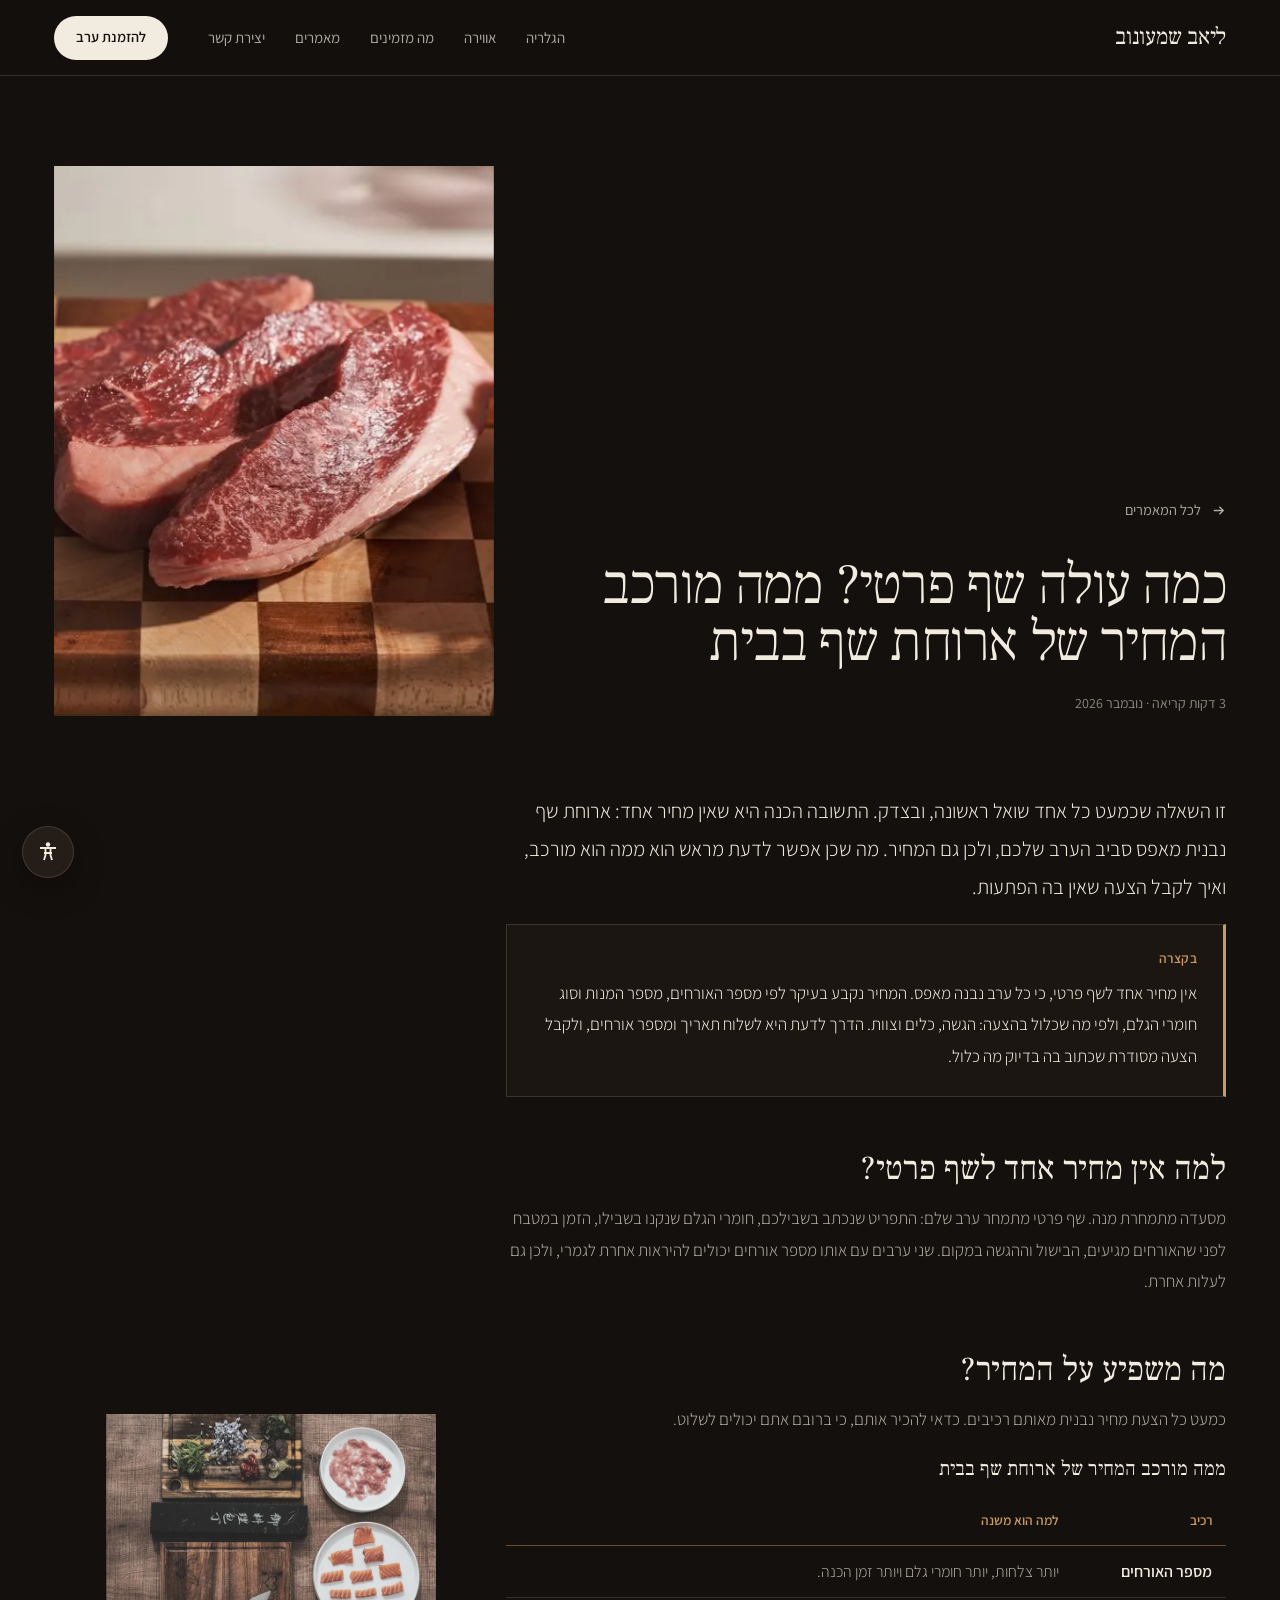
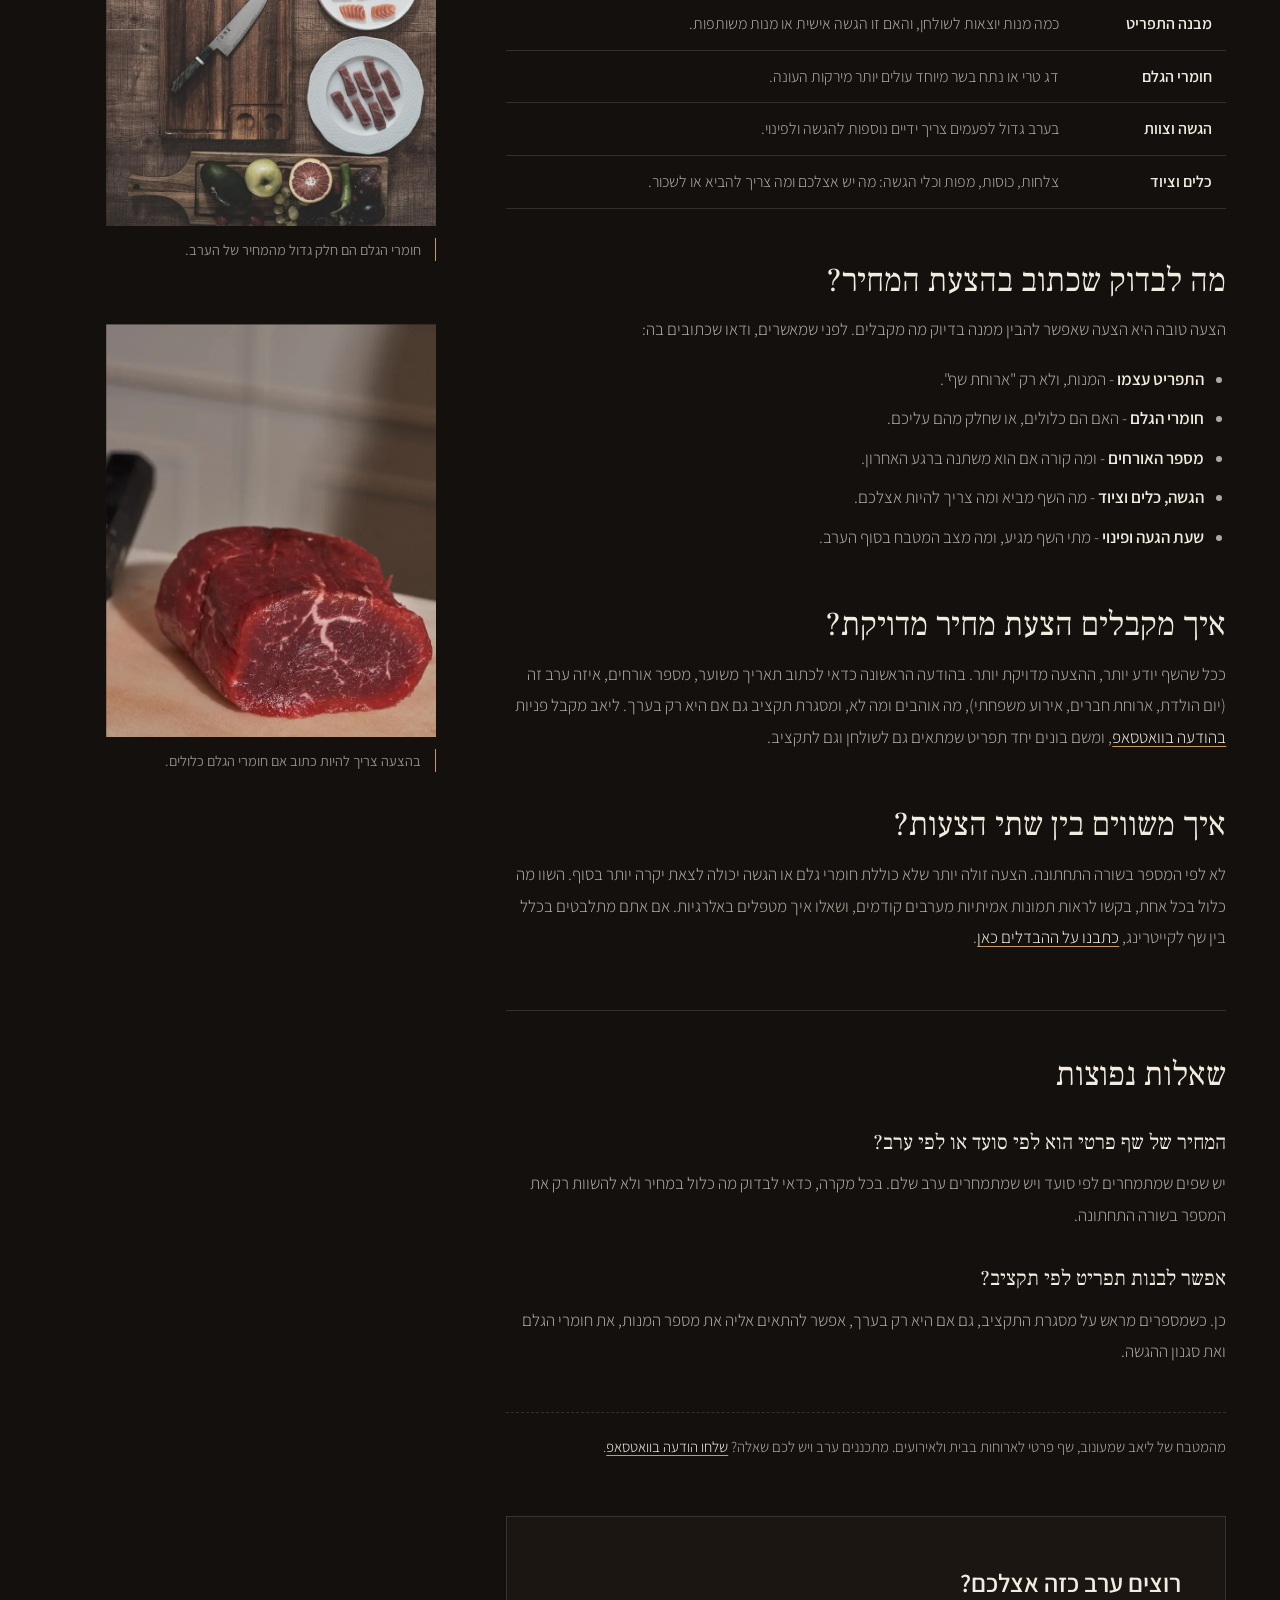
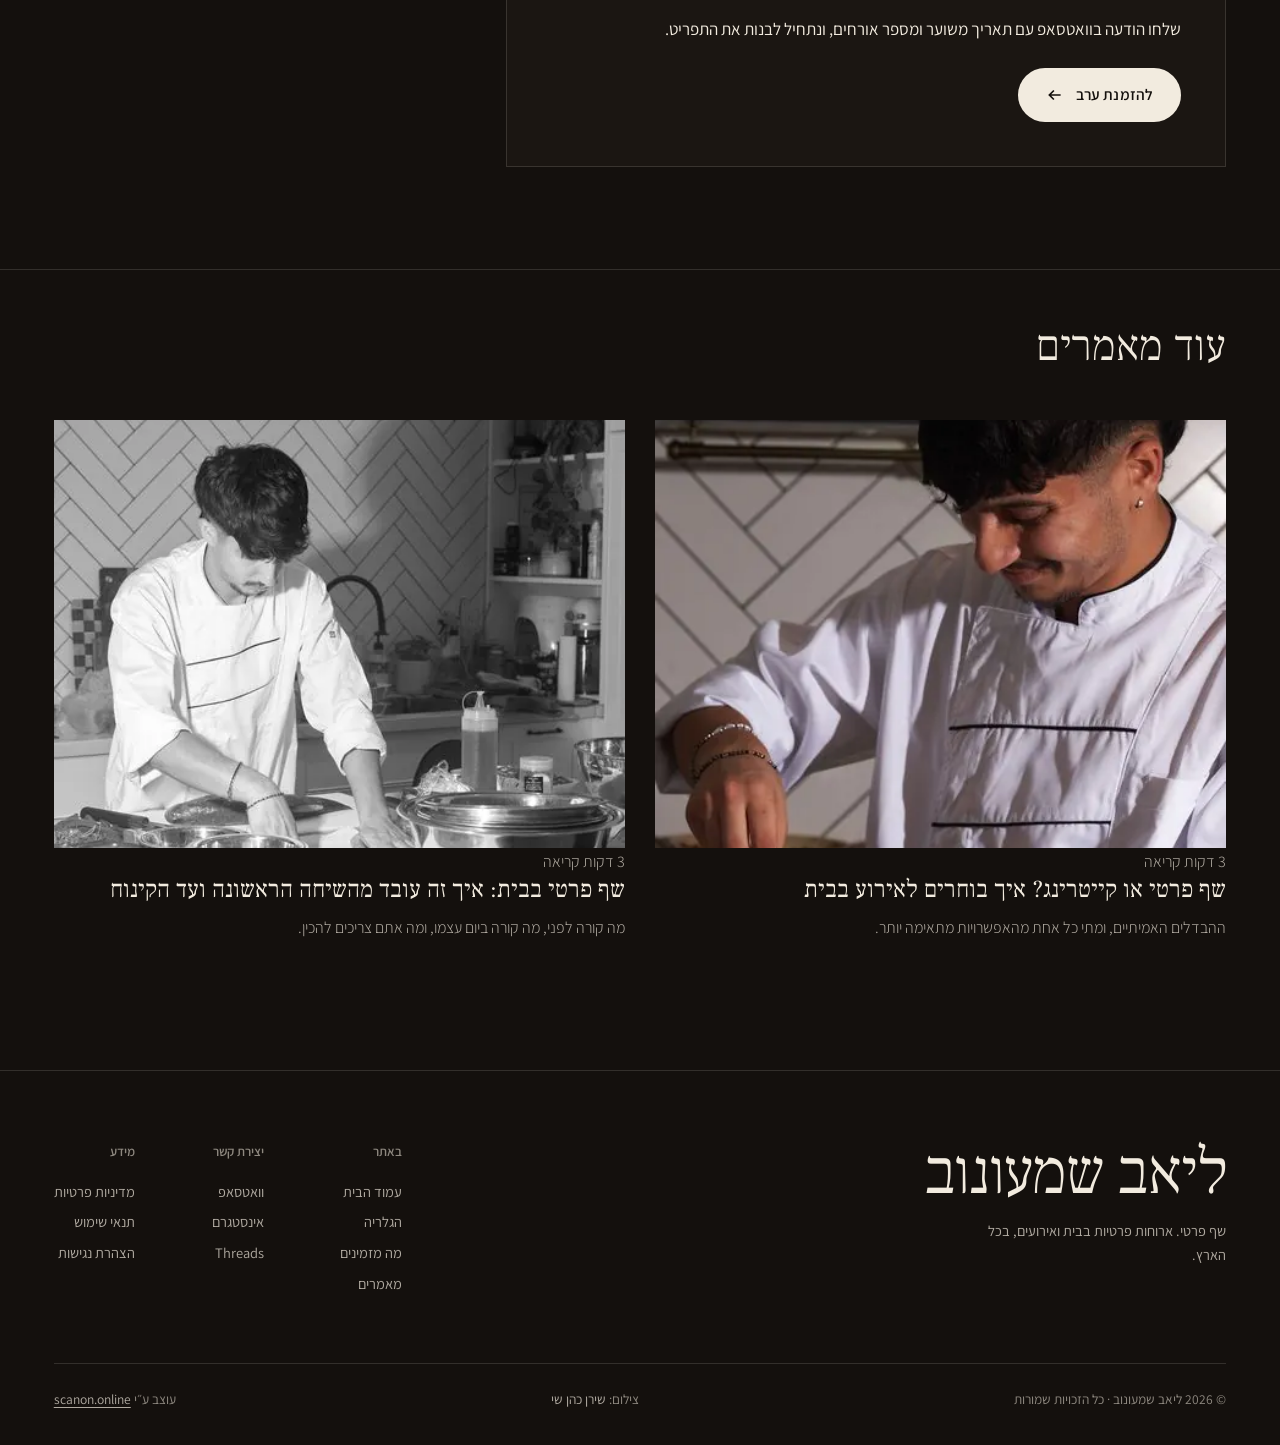
<file: article-private-chef-price.html>
<!DOCTYPE html>
<html lang="he" dir="rtl">
<head>
  <meta charset="UTF-8" />
  <meta name="viewport" content="width=device-width,initial-scale=1,viewport-fit=cover" />
  <meta http-equiv="Content-Security-Policy" content="default-src 'self'; img-src 'self' data: https:; style-src 'self' 'unsafe-inline'; font-src 'self' data:; script-src 'self' 'sha256-jzL/1/GTulrXmexS7t+xwD6/mcoLbttEH/AZRIOv8OY='; connect-src 'self'; base-uri 'self'; form-action 'self'; upgrade-insecure-requests" />
  <meta name="referrer" content="strict-origin-when-cross-origin" />
  <title>כמה עולה שף פרטי? ממה מורכב המחיר | ליאב שמעונוב</title>
  <meta name="description" content="ממה מורכב המחיר של שף פרטי לארוחה בבית: מספר האורחים, התפריט, חומרי הגלם, ההגשה והציוד. ומה לבדוק לפני שמאשרים הצעת מחיר." />
  <link rel="canonical" href="https://liavshimonov.com/article-private-chef-price.html" />
  <meta property="og:type" content="article" />
  <meta property="og:site_name" content="ליאב שמעונוב · שף פרטי" />
  <meta property="og:locale" content="he_IL" />
  <meta property="og:title" content="כמה עולה שף פרטי? ממה מורכב המחיר | ליאב שמעונוב" />
  <meta property="og:description" content="ממה מורכב המחיר של שף פרטי לארוחה בבית: מספר האורחים, התפריט, חומרי הגלם, ההגשה והציוד. ומה לבדוק לפני שמאשרים הצעת מחיר." />
  <meta property="og:url" content="https://liavshimonov.com/article-private-chef-price.html" />
  <meta property="og:image" content="https://liavshimonov.com/assets/img/og-private-chef-price.jpg" />
  <meta property="og:image:width" content="1200" />
  <meta property="og:image:height" content="630" />
  <meta property="og:image:alt" content="נתחי בשר משויש על קרש עץ" />
  <meta property="article:published_time" content="2026-11-26" />
  <meta property="article:modified_time" content="2026-11-26" />
  <meta name="twitter:card" content="summary_large_image" />
  <meta name="theme-color" content="#14100d" />
  <link rel="icon" type="image/png" href="assets/favicon.png" />
  <link rel="apple-touch-icon" href="assets/favicon.png" />
  <link rel="preload" as="font" type="font/woff2" href="assets/fonts/assistant-hebrew-0.woff2" crossorigin />
  <link rel="preload" as="font" type="font/woff2" href="assets/fonts/frank-ruhl-libre-hebrew-2.woff2" crossorigin />
  <link rel="stylesheet" href="assets/site.css?v=5" />
  <script src="assets/boot.js?v=2"></script>
  <script type="application/ld+json">{"@context": "https://schema.org", "@graph": [{"@type": "BlogPosting", "@id": "https://liavshimonov.com/article-private-chef-price.html#article", "headline": "כמה עולה שף פרטי? ממה מורכב המחיר של ארוחת שף בבית", "description": "ממה מורכב המחיר של שף פרטי לארוחה בבית: מספר האורחים, התפריט, חומרי הגלם, ההגשה והציוד. ומה לבדוק לפני שמאשרים הצעת מחיר.", "abstract": "אין מחיר אחד לשף פרטי, כי כל ערב נבנה מאפס. המחיר נקבע בעיקר לפי מספר האורחים, מספר המנות וסוג חומרי הגלם, ולפי מה שכלול בהצעה: הגשה, כלים וצוות. הדרך לדעת היא לשלוח תאריך ומספר אורחים, ולקבל הצעה מסודרת שכתוב בה בדיוק מה כלול.", "inLanguage": "he", "url": "https://liavshimonov.com/article-private-chef-price.html", "mainEntityOfPage": "https://liavshimonov.com/article-private-chef-price.html", "image": {"@type": "ImageObject", "url": "https://liavshimonov.com/assets/img/a-price-1400.jpg", "width": 933, "height": 1400, "copyrightNotice": "© ליאב שמעונוב", "creditText": "צילום: שירן כהן שי", "creator": {"@type": "Person", "name": "שירן כהן שי", "sameAs": "https://www.instagram.com/shirancohenshay_photography/"}}, "datePublished": "2026-11-26", "dateModified": "2026-11-26", "author": {"@type": "Person", "@id": "https://liavshimonov.com/#liav", "name": "ליאב שמעונוב", "url": "https://liavshimonov.com/"}, "publisher": {"@type": "Person", "@id": "https://liavshimonov.com/#liav", "name": "ליאב שמעונוב", "url": "https://liavshimonov.com/"}, "isPartOf": {"@id": "https://liavshimonov.com/journal.html#blog"}, "wordCount": 465}, {"@type": "FAQPage", "@id": "https://liavshimonov.com/article-private-chef-price.html#faq", "mainEntity": [{"@type": "Question", "name": "המחיר של שף פרטי הוא לפי סועד או לפי ערב?", "acceptedAnswer": {"@type": "Answer", "text": "יש שפים שמתמחרים לפי סועד ויש שמתמחרים ערב שלם. בכל מקרה, כדאי לבדוק מה כלול במחיר ולא להשוות רק את המספר בשורה התחתונה."}}, {"@type": "Question", "name": "אפשר לבנות תפריט לפי תקציב?", "acceptedAnswer": {"@type": "Answer", "text": "כן. כשמספרים מראש על מסגרת התקציב, גם אם היא רק בערך, אפשר להתאים אליה את מספר המנות, את חומרי הגלם ואת סגנון ההגשה."}}]}, {"@type": "BreadcrumbList", "itemListElement": [{"@type": "ListItem", "position": 1, "name": "עמוד הבית", "item": "https://liavshimonov.com/"}, {"@type": "ListItem", "position": 2, "name": "מאמרים", "item": "https://liavshimonov.com/journal.html"}, {"@type": "ListItem", "position": 3, "name": "כמה עולה שף פרטי? ממה מורכב המחיר של ארוחת שף בבית", "item": "https://liavshimonov.com/article-private-chef-price.html"}]}, {"@type": "Person", "@id": "https://liavshimonov.com/#liav", "name": "ליאב שמעונוב", "jobTitle": "שף פרטי", "url": "https://liavshimonov.com/", "areaServed": {"@type": "Country", "name": "ישראל"}, "sameAs": ["https://www.instagram.com/liav_shimonov_/", "https://www.threads.com/@liav_shimonov_"]}]}</script>
  <script type="speculationrules">{"prefetch":[{"where":{"href_matches":"/*"},"eagerness":"moderate"}]}</script>
</head>
<body>
  <header class="nav" id="nav">
    <div class="shell nav__row">
      <a href="index.html" class="brand"><b>ליאב שמעונוב</b></a>
      <nav class="nav__links" aria-label="ניווט ראשי">
        <a href="index.html#gallery">הגלריה</a>
        <a href="index.html#atmosphere">אווירה</a>
        <a href="index.html#services">מה מזמינים</a>
        <a href="journal.html">מאמרים</a>
        <a href="index.html#contact">יצירת קשר</a>
      </nav>
      <a href="https://wa.me/972542088166?text=%D7%94%D7%99%D7%99%20%D7%9C%D7%99%D7%90%D7%91%2C%20%D7%90%D7%A9%D7%9E%D7%97%20%D7%9C%D7%A7%D7%91%D7%95%D7%A2%20%D7%A2%D7%A8%D7%91" target="_blank" rel="noopener noreferrer" class="btn btn--light nav__cta">להזמנת ערב</a>
      <button class="burger" aria-label="פתיחת תפריט" aria-expanded="false" aria-controls="drawer"><i></i><i></i></button>
    </div>
  </header>
  <div class="drawer" id="drawer" aria-hidden="true">
    <a href="index.html">עמוד הבית</a>
    <a href="index.html#gallery">הגלריה</a>
    <a href="index.html#services">מה מזמינים</a>
    <a href="journal.html">מאמרים</a>
    <a href="index.html#contact">יצירת קשר</a>
    <div class="drawer__foot"><a href="https://wa.me/972542088166?text=%D7%94%D7%99%D7%99%20%D7%9C%D7%99%D7%90%D7%91%2C%20%D7%90%D7%A9%D7%9E%D7%97%20%D7%9C%D7%A7%D7%91%D7%95%D7%A2%20%D7%A2%D7%A8%D7%91" target="_blank" rel="noopener noreferrer">הודעה בוואטסאפ</a><a href="https://www.instagram.com/liav_shimonov_/" target="_blank" rel="noopener noreferrer">ביקור באינסטגרם</a></div>
  </div>

  <main id="main" class="page">
    <article class="shell">
      <div class="art__head">
        <div class="art__intro">
          <a href="journal.html" class="back"><svg viewBox="0 0 16 16" fill="none" stroke="currentColor" stroke-width="1.5" aria-hidden="true"><path d="M3 8h10M9 4l4 4-4 4"/></svg> לכל המאמרים</a>
          <h1>כמה עולה שף פרטי? ממה מורכב המחיר של ארוחת שף בבית</h1>
          <p class="page__meta">3 דקות קריאה · <time datetime="2026-11-26">נובמבר 2026</time></p>
        </div>
        <div class="pic pic--rv art__cover" data-pan="0.5"><img src="assets/img/a-price-1400.webp" srcset="assets/img/a-price-700.webp 467w, assets/img/a-price-1400.webp 933w" sizes="(max-width:900px) 92vw, 440px" alt="נתחי בשר משויש על קרש עץ" width="933" height="1400" style="object-position:50% 50%" fetchpriority="high" /></div>
      </div>
      <div class="prose">
<p class="art__lead">זו השאלה שכמעט כל אחד שואל ראשונה, ובצדק. התשובה הכנה היא שאין מחיר אחד: ארוחת שף נבנית מאפס סביב הערב שלכם, ולכן גם המחיר. מה שכן אפשר לדעת מראש הוא ממה הוא מורכב, ואיך לקבל הצעה שאין בה הפתעות.</p>
<div class="tldr"><strong>בקצרה</strong><p>אין מחיר אחד לשף פרטי, כי כל ערב נבנה מאפס. המחיר נקבע בעיקר לפי מספר האורחים, מספר המנות וסוג חומרי הגלם, ולפי מה שכלול בהצעה: הגשה, כלים וצוות. הדרך לדעת היא לשלוח תאריך ומספר אורחים, ולקבל הצעה מסודרת שכתוב בה בדיוק מה כלול.</p></div>
<h2>למה אין מחיר אחד לשף פרטי?</h2>
<p>מסעדה מתמחרת מנה. שף פרטי מתמחר ערב שלם: התפריט שנכתב בשבילכם, חומרי הגלם שנקנו בשבילו, הזמן במטבח לפני שהאורחים מגיעים, הבישול וההגשה במקום. שני ערבים עם אותו מספר אורחים יכולים להיראות אחרת לגמרי, ולכן גם לעלות אחרת.</p>
<h2>מה משפיע על המחיר?</h2>
<figure class="art__fig"><div class="pic pic--rv"><img src="assets/img/f-ingredients-1000.webp" srcset="assets/img/f-ingredients-1000.webp 750w, assets/img/f-ingredients-1600.webp 1200w" sizes="(min-width:1280px) 330px, (max-width:760px) 92vw, 720px" alt="חומרי גלם מסודרים על משטח עץ: דגים פרוסים, סכין שף, עשבי תיבול ופירות" width="750" height="1000" loading="lazy" decoding="async" /></div><figcaption>חומרי הגלם הם חלק גדול מהמחיר של הערב.</figcaption></figure>
<p>כמעט כל הצעת מחיר נבנית מאותם רכיבים. כדאי להכיר אותם, כי ברובם אתם יכולים לשלוט.</p>
<div class="tbl"><table class="facts"><caption>ממה מורכב המחיר של ארוחת שף בבית</caption>
<thead><tr><th scope="col">רכיב</th><th scope="col">למה הוא משנה</th></tr></thead>
<tbody>
<tr><th scope="row">מספר האורחים</th><td>יותר צלחות, יותר חומרי גלם ויותר זמן הכנה.</td></tr>
<tr><th scope="row">מבנה התפריט</th><td>כמה מנות יוצאות לשולחן, והאם זו הגשה אישית או מנות משותפות.</td></tr>
<tr><th scope="row">חומרי הגלם</th><td>דג טרי או נתח בשר מיוחד עולים יותר מירקות העונה.</td></tr>
<tr><th scope="row">הגשה וצוות</th><td>בערב גדול לפעמים צריך ידיים נוספות להגשה ולפינוי.</td></tr>
<tr><th scope="row">כלים וציוד</th><td>צלחות, כוסות, מפות וכלי הגשה: מה יש אצלכם ומה צריך להביא או לשכור.</td></tr>
</tbody></table></div>
<h2>מה לבדוק שכתוב בהצעת המחיר?</h2>
<figure class="art__fig"><div class="pic pic--rv"><img src="assets/img/f-fillet-1000.webp" srcset="assets/img/f-fillet-1000.webp 667w, assets/img/f-fillet-1600.webp 1067w" sizes="(min-width:1280px) 330px, (max-width:760px) 92vw, 720px" alt="נתח פילה בקר טרי על משטח לבן" width="667" height="1000" loading="lazy" decoding="async" /></div><figcaption>בהצעה צריך להיות כתוב אם חומרי הגלם כלולים.</figcaption></figure>
<p>הצעה טובה היא הצעה שאפשר להבין ממנה בדיוק מה מקבלים. לפני שמאשרים, ודאו שכתובים בה:</p>
<ul>
<li><strong>התפריט עצמו</strong> - המנות, ולא רק "ארוחת שף".</li>
<li><strong>חומרי הגלם</strong> - האם הם כלולים, או שחלק מהם עליכם.</li>
<li><strong>מספר האורחים</strong> - ומה קורה אם הוא משתנה ברגע האחרון.</li>
<li><strong>הגשה, כלים וציוד</strong> - מה השף מביא ומה צריך להיות אצלכם.</li>
<li><strong>שעת הגעה ופינוי</strong> - מתי השף מגיע, ומה מצב המטבח בסוף הערב.</li>
</ul>
<h2>איך מקבלים הצעת מחיר מדויקת?</h2>
<p>ככל שהשף יודע יותר, ההצעה מדויקת יותר. בהודעה הראשונה כדאי לכתוב תאריך משוער, מספר אורחים, איזה ערב זה (יום הולדת, ארוחת חברים, אירוע משפחתי), מה אוהבים ומה לא, ומסגרת תקציב גם אם היא רק בערך. ליאב מקבל פניות <a href="https://wa.me/972542088166?text=%D7%94%D7%99%D7%99%20%D7%9C%D7%99%D7%90%D7%91%2C%20%D7%90%D7%A9%D7%9E%D7%97%20%D7%9C%D7%A7%D7%91%D7%95%D7%A2%20%D7%A2%D7%A8%D7%91" target="_blank" rel="noopener noreferrer">בהודעה בוואטסאפ</a>, ומשם בונים יחד תפריט שמתאים גם לשולחן וגם לתקציב.</p>
<h2>איך משווים בין שתי הצעות?</h2>
<p>לא לפי המספר בשורה התחתונה. הצעה זולה יותר שלא כוללת חומרי גלם או הגשה יכולה לצאת יקרה יותר בסוף. השוו מה כלול בכל אחת, בקשו לראות תמונות אמיתיות מערבים קודמים, ושאלו איך מטפלים באלרגיות. אם אתם מתלבטים בכלל בין שף לקייטרינג, <a href="article-chef-or-catering.html">כתבנו על ההבדלים כאן</a>.</p>
<section class="faq" aria-labelledby="faq-h"><h2 id="faq-h">שאלות נפוצות</h2><h3>המחיר של שף פרטי הוא לפי סועד או לפי ערב?</h3><p>יש שפים שמתמחרים לפי סועד ויש שמתמחרים ערב שלם. בכל מקרה, כדאי לבדוק מה כלול במחיר ולא להשוות רק את המספר בשורה התחתונה.</p><h3>אפשר לבנות תפריט לפי תקציב?</h3><p>כן. כשמספרים מראש על מסגרת התקציב, גם אם היא רק בערך, אפשר להתאים אליה את מספר המנות, את חומרי הגלם ואת סגנון ההגשה.</p></section>
<p class="byline">מהמטבח של ליאב שמעונוב, שף פרטי לארוחות בבית ולאירועים. מתכננים ערב ויש לכם שאלה? <a href="https://wa.me/972542088166?text=%D7%94%D7%99%D7%99%20%D7%9C%D7%99%D7%90%D7%91%2C%20%D7%90%D7%A9%D7%9E%D7%97%20%D7%9C%D7%A7%D7%91%D7%95%D7%A2%20%D7%A2%D7%A8%D7%91" target="_blank" rel="noopener noreferrer">שלחו הודעה בוואטסאפ</a>.</p>
</div>
      <div class="art__box rv">
  <h2>רוצים ערב כזה אצלכם?</h2>
  <p>שלחו הודעה בוואטסאפ עם תאריך משוער ומספר אורחים, ונתחיל לבנות את התפריט.</p>
  <a href="https://wa.me/972542088166?text=%D7%94%D7%99%D7%99%20%D7%9C%D7%99%D7%90%D7%91%2C%20%D7%90%D7%A9%D7%9E%D7%97%20%D7%9C%D7%A7%D7%91%D7%95%D7%A2%20%D7%A2%D7%A8%D7%91" target="_blank" rel="noopener noreferrer" class="btn btn--light">להזמנת ערב <svg viewBox="0 0 16 16" fill="none" stroke="currentColor" stroke-width="1.5" aria-hidden="true"><path d="M13 8H3M7 4 3 8l4 4"/></svg></a>
</div>
    </article>
    <aside class="shell art__next">
      <h2>עוד מאמרים</h2>
      <div class="cards">
          <a class="card rv" href="article-chef-or-catering.html">
            <div class="pic"><img src="assets/img/a-catering-700.webp" alt="ליאב מסדר מנה בצלחת במטבח ומחייך" width="467" height="700" style="object-position:50% 42%" loading="lazy" /></div>
            <p class="card__meta">3 דקות קריאה</p>
            <h3>שף פרטי או קייטרינג? איך בוחרים לאירוע בבית</h3>
            <p>ההבדלים האמיתיים, ומתי כל אחת מהאפשרויות מתאימה יותר.</p>
          </a>
          <a class="card rv" href="article-private-chef-at-home.html">
            <div class="pic"><img src="assets/img/a-home-700.webp" alt="ליאב במעיל שף במטבח ביתי, מכין מנות ליד ערימת צלחות" width="467" height="700" style="object-position:50% 55%" loading="lazy" /></div>
            <p class="card__meta">3 דקות קריאה</p>
            <h3>שף פרטי בבית: איך זה עובד מהשיחה הראשונה ועד הקינוח</h3>
            <p>מה קורה לפני, מה קורה ביום עצמו, ומה אתם צריכים להכין.</p>
          </a>
      </div>
    </aside>
  </main>

  <footer class="foot">
    <div class="shell">
      <div class="foot__top">
        <div class="foot__brand"><b>ליאב שמעונוב</b><p>שף פרטי. ארוחות פרטיות בבית ואירועים, בכל הארץ.</p></div>
        <div class="foot__cols">
          <div><h3>באתר</h3><a href="index.html">עמוד הבית</a><a href="index.html#gallery">הגלריה</a><a href="index.html#services">מה מזמינים</a><a href="journal.html">מאמרים</a></div>
          <div><h3>יצירת קשר</h3><a href="https://wa.me/972542088166?text=%D7%94%D7%99%D7%99%20%D7%9C%D7%99%D7%90%D7%91%2C%20%D7%90%D7%A9%D7%9E%D7%97%20%D7%9C%D7%A7%D7%91%D7%95%D7%A2%20%D7%A2%D7%A8%D7%91" target="_blank" rel="noopener noreferrer">וואטסאפ</a><a href="https://www.instagram.com/liav_shimonov_/" target="_blank" rel="noopener noreferrer">אינסטגרם</a><a href="https://www.threads.com/@liav_shimonov_" target="_blank" rel="noopener noreferrer">Threads</a></div>
          <div><h3>מידע</h3><a href="privacy.html">מדיניות פרטיות</a><a href="terms.html">תנאי שימוש</a><a href="accessibility.html">הצהרת נגישות</a></div>
        </div>
      </div>
      <div class="foot__bottom">
        <div>© <span data-year>2026</span> ליאב שמעונוב · כל הזכויות שמורות</div>
        <div>צילום: <a href="https://www.instagram.com/shirancohenshay_photography/" target="_blank" rel="noopener noreferrer">שירן כהן שי</a></div>
        <div class="foot__credit">עוצב ע״י <a href="https://www.instagram.com/scanon.online/" target="_blank" rel="noopener noreferrer">scanon.online</a></div>
      </div>
    </div>
  </footer>

  <button class="a11y-btn" aria-label="פתיחת אפשרויות נגישות" aria-expanded="false" aria-controls="a11y-panel">
    <svg viewBox="0 0 24 24" fill="none" stroke="currentColor" stroke-width="1.8" aria-hidden="true"><circle cx="12" cy="4.5" r="2.2" fill="currentColor" stroke="none"/><path d="M4 8h16M9.5 8v7l-1.5 5M14.5 8v7l1.5 5M8 13h8"/></svg>
  </button>
  <div id="a11y-panel" class="a11y-panel" role="dialog" aria-labelledby="a11y-title" aria-hidden="true">
    <h4 id="a11y-title">נגישות</h4>
    <div class="a11y-row"><span>ניגודיות גבוהה</span><div class="a11y-ctrls"><button class="a11y-chip" data-key="contrast" data-val="off" aria-pressed="true">כבוי</button><button class="a11y-chip" data-key="contrast" data-val="high" aria-pressed="false">גבוה</button></div></div>
    <div class="a11y-row"><span>גודל טקסט</span><div class="a11y-ctrls"><button class="a11y-chip" data-key="fontsize" data-val="m" aria-pressed="true">רגיל</button><button class="a11y-chip" data-key="fontsize" data-val="l" aria-pressed="false">גדול</button><button class="a11y-chip" data-key="fontsize" data-val="xl" aria-pressed="false">ענק</button></div></div>
    <div class="a11y-row"><span>הדגשת קישורים</span><div class="a11y-ctrls"><button class="a11y-chip" data-key="links" data-val="off" aria-pressed="true">כבוי</button><button class="a11y-chip" data-key="links" data-val="highlight" aria-pressed="false">הדגש</button></div></div>
    <div class="a11y-row"><span>עצירת אנימציות</span><div class="a11y-ctrls"><button class="a11y-chip" data-key="motion" data-val="on" aria-pressed="true">פועל</button><button class="a11y-chip" data-key="motion" data-val="off" aria-pressed="false">עצור</button></div></div>
    <button class="a11y-reset">איפוס להגדרות ברירת מחדל</button>
    <p class="a11y-note">נתקלתם בבעיה? <a href="accessibility.html">להצהרת הנגישות</a></p>
  </div>

  <script src="assets/vendor/lenis.min.js"></script>
  <script src="assets/site.js?v=3"></script>
</body>
</html>
</file>
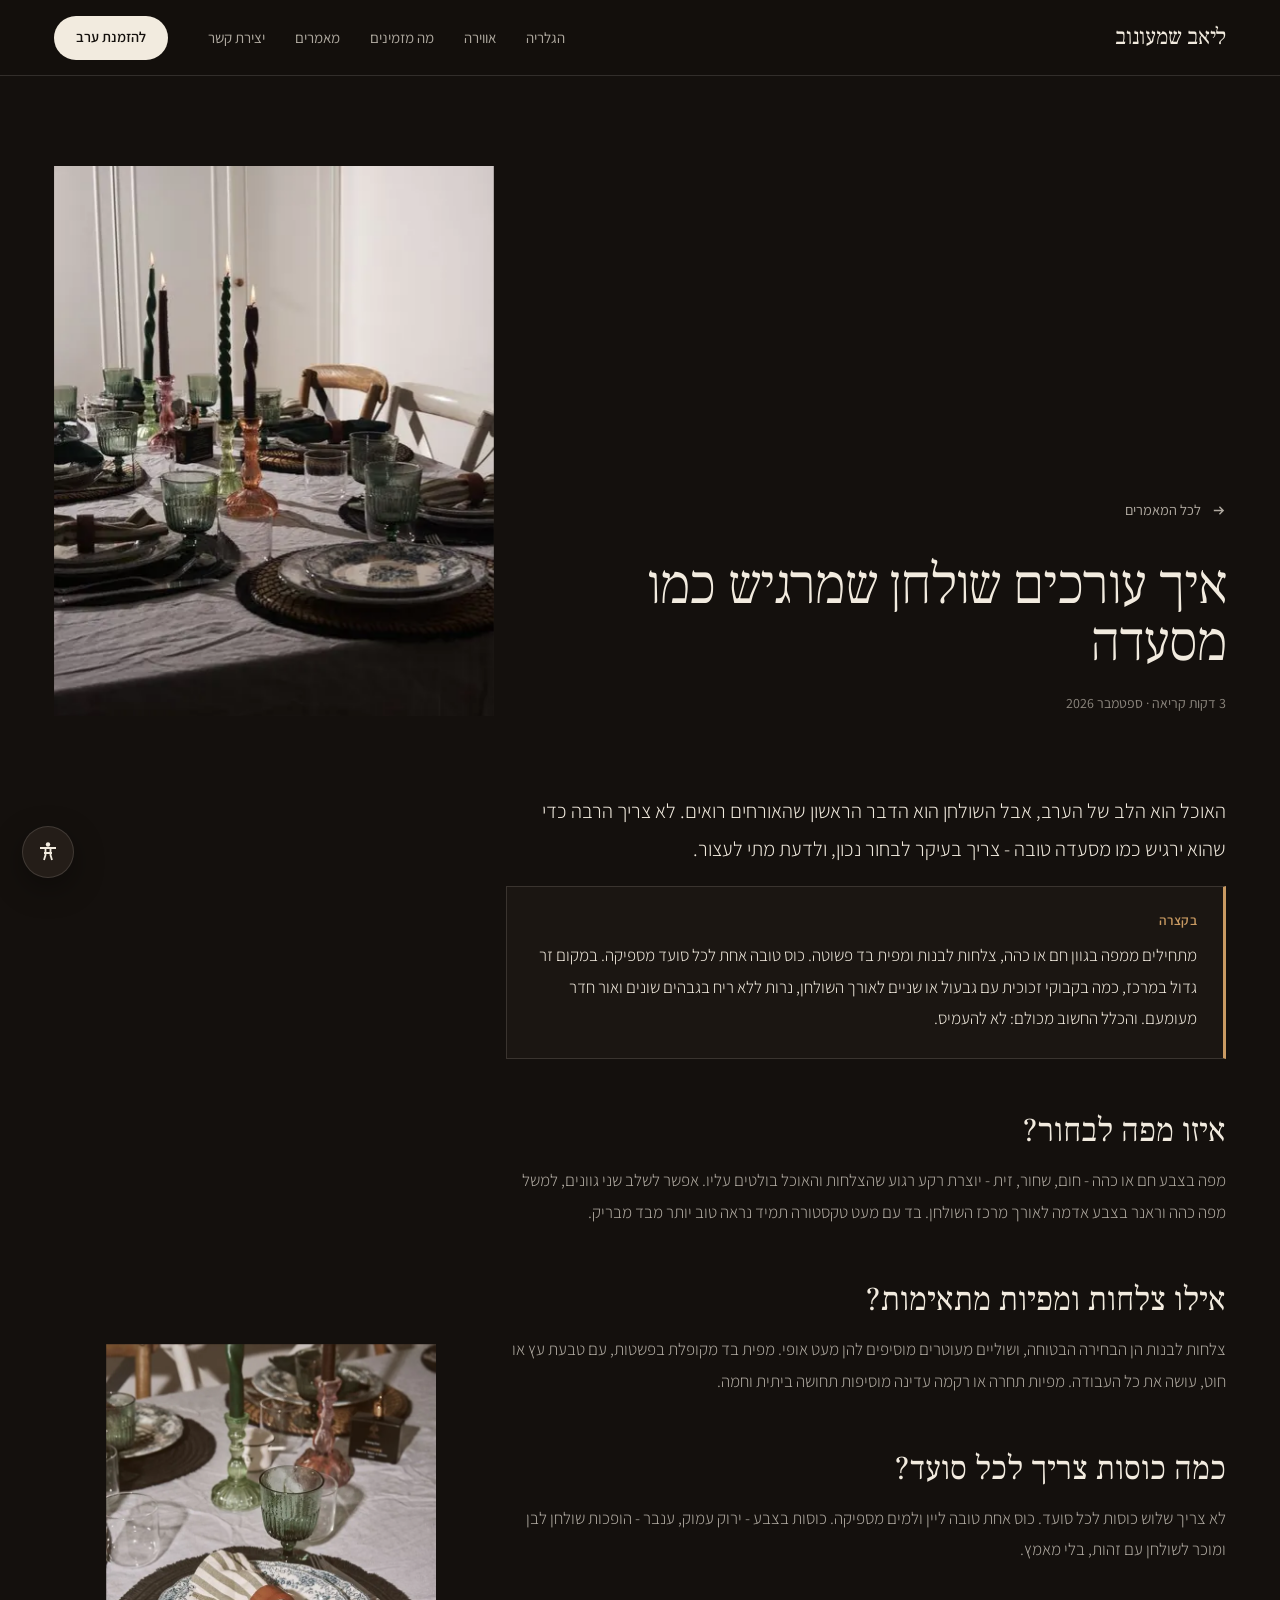
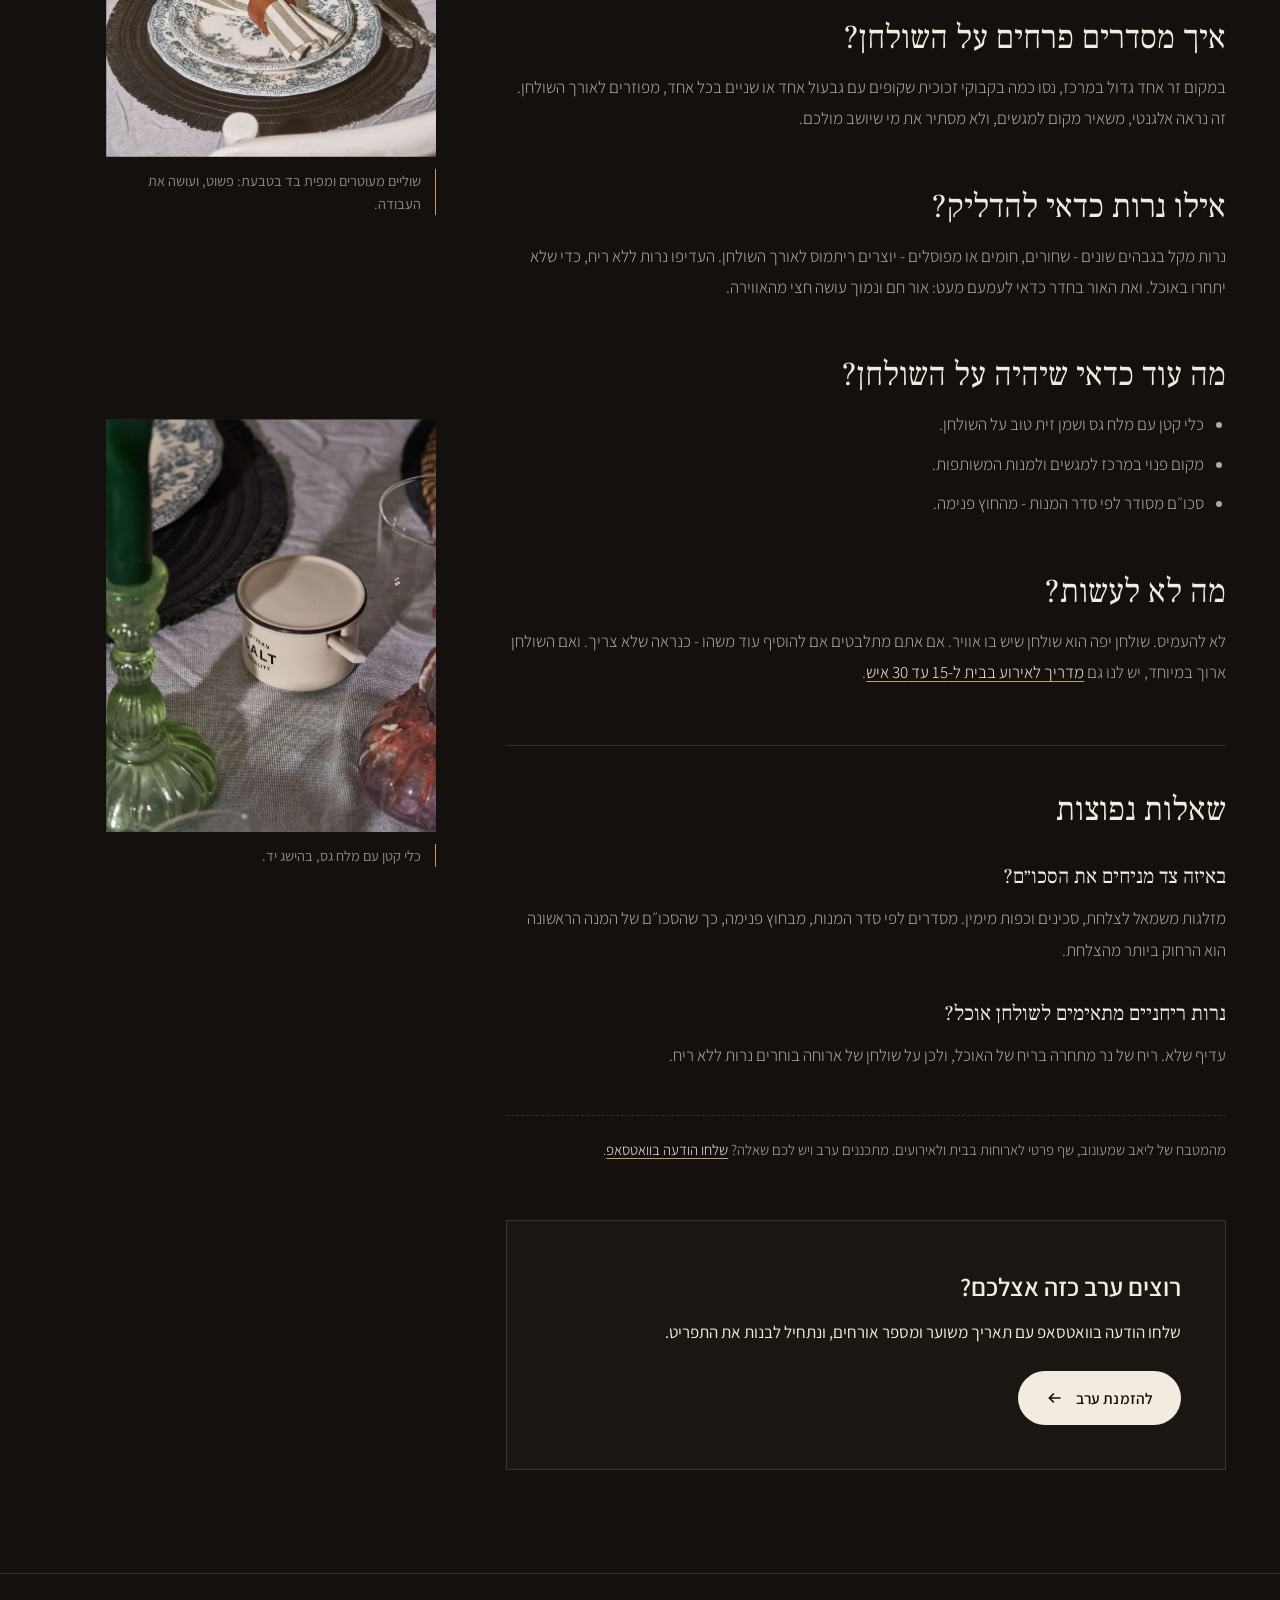
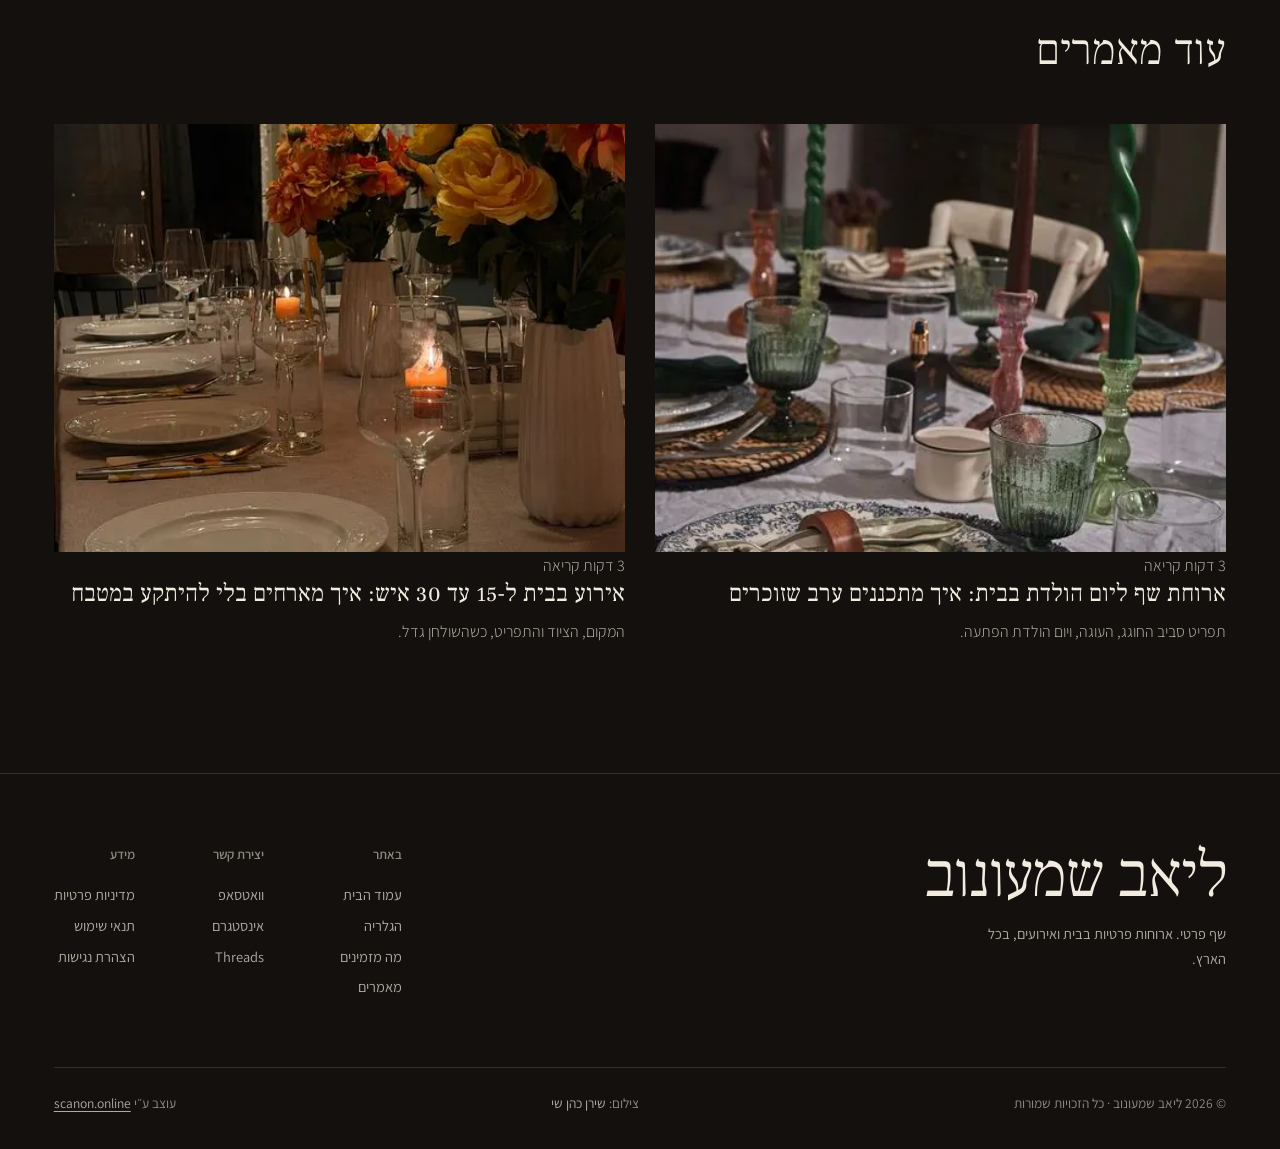
<file: article-table-setting.html>
<!DOCTYPE html>
<html lang="he" dir="rtl">
<head>
  <meta charset="UTF-8" />
  <meta name="viewport" content="width=device-width,initial-scale=1,viewport-fit=cover" />
  <meta http-equiv="Content-Security-Policy" content="default-src 'self'; img-src 'self' data: https:; style-src 'self' 'unsafe-inline'; font-src 'self' data:; script-src 'self' 'sha256-jzL/1/GTulrXmexS7t+xwD6/mcoLbttEH/AZRIOv8OY='; connect-src 'self'; base-uri 'self'; form-action 'self'; upgrade-insecure-requests" />
  <meta name="referrer" content="strict-origin-when-cross-origin" />
  <title>איך עורכים שולחן שמרגיש כמו מסעדה | ליאב שמעונוב</title>
  <meta name="description" content="טיפים פשוטים לעריכת שולחן לארוחה בבית: מפה, צלחות, מפיות, כוסות, פרחים ונרות. כך הופכים שולחן רגיל לשולחן של ערב מיוחד." />
  <link rel="canonical" href="https://liavshimonov.com/article-table-setting.html" />
  <meta property="og:type" content="article" />
  <meta property="og:site_name" content="ליאב שמעונוב · שף פרטי" />
  <meta property="og:locale" content="he_IL" />
  <meta property="og:title" content="איך עורכים שולחן שמרגיש כמו מסעדה | ליאב שמעונוב" />
  <meta property="og:description" content="טיפים פשוטים לעריכת שולחן לארוחה בבית: מפה, צלחות, מפיות, כוסות, פרחים ונרות. כך הופכים שולחן רגיל לשולחן של ערב מיוחד." />
  <meta property="og:url" content="https://liavshimonov.com/article-table-setting.html" />
  <meta property="og:image" content="https://liavshimonov.com/assets/img/og-table-setting.jpg" />
  <meta property="og:image:width" content="1200" />
  <meta property="og:image:height" content="630" />
  <meta property="og:image:alt" content="שולחן ערוך עם נרות מקל בגבהים שונים, כוסות ירוקות וצלחות מעוטרות" />
  <meta property="article:published_time" content="2026-09-29" />
  <meta property="article:modified_time" content="2026-11-26" />
  <meta name="twitter:card" content="summary_large_image" />
  <meta name="theme-color" content="#14100d" />
  <link rel="icon" type="image/png" href="assets/favicon.png" />
  <link rel="apple-touch-icon" href="assets/favicon.png" />
  <link rel="preload" as="font" type="font/woff2" href="assets/fonts/assistant-hebrew-0.woff2" crossorigin />
  <link rel="preload" as="font" type="font/woff2" href="assets/fonts/frank-ruhl-libre-hebrew-2.woff2" crossorigin />
  <link rel="stylesheet" href="assets/site.css?v=5" />
  <script src="assets/boot.js?v=2"></script>
  <script type="application/ld+json">{"@context": "https://schema.org", "@graph": [{"@type": "BlogPosting", "@id": "https://liavshimonov.com/article-table-setting.html#article", "headline": "איך עורכים שולחן שמרגיש כמו מסעדה", "description": "טיפים פשוטים לעריכת שולחן לארוחה בבית: מפה, צלחות, מפיות, כוסות, פרחים ונרות. כך הופכים שולחן רגיל לשולחן של ערב מיוחד.", "abstract": "מתחילים ממפה בגוון חם או כהה, צלחות לבנות ומפית בד פשוטה. כוס טובה אחת לכל סועד מספיקה. במקום זר גדול במרכז, כמה בקבוקי זכוכית עם גבעול או שניים לאורך השולחן, נרות ללא ריח בגבהים שונים ואור חדר מעומעם. והכלל החשוב מכולם: לא להעמיס.", "inLanguage": "he", "url": "https://liavshimonov.com/article-table-setting.html", "mainEntityOfPage": "https://liavshimonov.com/article-table-setting.html", "image": {"@type": "ImageObject", "url": "https://liavshimonov.com/assets/img/a-table-1400.jpg", "width": 933, "height": 1400, "copyrightNotice": "© ליאב שמעונוב", "creditText": "צילום: שירן כהן שי", "creator": {"@type": "Person", "name": "שירן כהן שי", "sameAs": "https://www.instagram.com/shirancohenshay_photography/"}}, "datePublished": "2026-09-29", "dateModified": "2026-11-26", "author": {"@type": "Person", "@id": "https://liavshimonov.com/#liav", "name": "ליאב שמעונוב", "url": "https://liavshimonov.com/"}, "publisher": {"@type": "Person", "@id": "https://liavshimonov.com/#liav", "name": "ליאב שמעונוב", "url": "https://liavshimonov.com/"}, "isPartOf": {"@id": "https://liavshimonov.com/journal.html#blog"}, "wordCount": 389}, {"@type": "FAQPage", "@id": "https://liavshimonov.com/article-table-setting.html#faq", "mainEntity": [{"@type": "Question", "name": "באיזה צד מניחים את הסכו״ם?", "acceptedAnswer": {"@type": "Answer", "text": "מזלגות משמאל לצלחת, סכינים וכפות מימין. מסדרים לפי סדר המנות, מבחוץ פנימה, כך שהסכו״ם של המנה הראשונה הוא הרחוק ביותר מהצלחת."}}, {"@type": "Question", "name": "נרות ריחניים מתאימים לשולחן אוכל?", "acceptedAnswer": {"@type": "Answer", "text": "עדיף שלא. ריח של נר מתחרה בריח של האוכל, ולכן על שולחן של ארוחה בוחרים נרות ללא ריח."}}]}, {"@type": "BreadcrumbList", "itemListElement": [{"@type": "ListItem", "position": 1, "name": "עמוד הבית", "item": "https://liavshimonov.com/"}, {"@type": "ListItem", "position": 2, "name": "מאמרים", "item": "https://liavshimonov.com/journal.html"}, {"@type": "ListItem", "position": 3, "name": "איך עורכים שולחן שמרגיש כמו מסעדה", "item": "https://liavshimonov.com/article-table-setting.html"}]}, {"@type": "Person", "@id": "https://liavshimonov.com/#liav", "name": "ליאב שמעונוב", "jobTitle": "שף פרטי", "url": "https://liavshimonov.com/", "areaServed": {"@type": "Country", "name": "ישראל"}, "sameAs": ["https://www.instagram.com/liav_shimonov_/", "https://www.threads.com/@liav_shimonov_"]}]}</script>
  <script type="speculationrules">{"prefetch":[{"where":{"href_matches":"/*"},"eagerness":"moderate"}]}</script>
</head>
<body>
  <header class="nav" id="nav">
    <div class="shell nav__row">
      <a href="index.html" class="brand"><b>ליאב שמעונוב</b></a>
      <nav class="nav__links" aria-label="ניווט ראשי">
        <a href="index.html#gallery">הגלריה</a>
        <a href="index.html#atmosphere">אווירה</a>
        <a href="index.html#services">מה מזמינים</a>
        <a href="journal.html">מאמרים</a>
        <a href="index.html#contact">יצירת קשר</a>
      </nav>
      <a href="https://wa.me/972542088166?text=%D7%94%D7%99%D7%99%20%D7%9C%D7%99%D7%90%D7%91%2C%20%D7%90%D7%A9%D7%9E%D7%97%20%D7%9C%D7%A7%D7%91%D7%95%D7%A2%20%D7%A2%D7%A8%D7%91" target="_blank" rel="noopener noreferrer" class="btn btn--light nav__cta">להזמנת ערב</a>
      <button class="burger" aria-label="פתיחת תפריט" aria-expanded="false" aria-controls="drawer"><i></i><i></i></button>
    </div>
  </header>
  <div class="drawer" id="drawer" aria-hidden="true">
    <a href="index.html">עמוד הבית</a>
    <a href="index.html#gallery">הגלריה</a>
    <a href="index.html#services">מה מזמינים</a>
    <a href="journal.html">מאמרים</a>
    <a href="index.html#contact">יצירת קשר</a>
    <div class="drawer__foot"><a href="https://wa.me/972542088166?text=%D7%94%D7%99%D7%99%20%D7%9C%D7%99%D7%90%D7%91%2C%20%D7%90%D7%A9%D7%9E%D7%97%20%D7%9C%D7%A7%D7%91%D7%95%D7%A2%20%D7%A2%D7%A8%D7%91" target="_blank" rel="noopener noreferrer">הודעה בוואטסאפ</a><a href="https://www.instagram.com/liav_shimonov_/" target="_blank" rel="noopener noreferrer">ביקור באינסטגרם</a></div>
  </div>

  <main id="main" class="page">
    <article class="shell">
      <div class="art__head">
        <div class="art__intro">
          <a href="journal.html" class="back"><svg viewBox="0 0 16 16" fill="none" stroke="currentColor" stroke-width="1.5" aria-hidden="true"><path d="M3 8h10M9 4l4 4-4 4"/></svg> לכל המאמרים</a>
          <h1>איך עורכים שולחן שמרגיש כמו מסעדה</h1>
          <p class="page__meta">3 דקות קריאה · <time datetime="2026-09-29">ספטמבר 2026</time></p>
        </div>
        <div class="pic pic--rv art__cover" data-pan="0.55"><img src="assets/img/a-table-1400.webp" srcset="assets/img/a-table-700.webp 467w, assets/img/a-table-1400.webp 933w" sizes="(max-width:900px) 92vw, 440px" alt="שולחן ערוך עם נרות מקל בגבהים שונים, כוסות ירוקות וצלחות מעוטרות" width="933" height="1400" style="object-position:50% 55%" fetchpriority="high" /></div>
      </div>
      <div class="prose">
<p class="art__lead">האוכל הוא הלב של הערב, אבל השולחן הוא הדבר הראשון שהאורחים רואים. לא צריך הרבה כדי שהוא ירגיש כמו מסעדה טובה - צריך בעיקר לבחור נכון, ולדעת מתי לעצור.</p>
<div class="tldr"><strong>בקצרה</strong><p>מתחילים ממפה בגוון חם או כהה, צלחות לבנות ומפית בד פשוטה. כוס טובה אחת לכל סועד מספיקה. במקום זר גדול במרכז, כמה בקבוקי זכוכית עם גבעול או שניים לאורך השולחן, נרות ללא ריח בגבהים שונים ואור חדר מעומעם. והכלל החשוב מכולם: לא להעמיס.</p></div>
<h2>איזו מפה לבחור?</h2>
<p>מפה בצבע חם או כהה - חום, שחור, זית - יוצרת רקע רגוע שהצלחות והאוכל בולטים עליו. אפשר לשלב שני גוונים, למשל מפה כהה וראנר בצבע אדמה לאורך מרכז השולחן. בד עם מעט טקסטורה תמיד נראה טוב יותר מבד מבריק.</p>
<h2>אילו צלחות ומפיות מתאימות?</h2>
<figure class="art__fig"><div class="pic pic--rv"><img src="assets/img/f-napkin-1000.webp" srcset="assets/img/f-napkin-1000.webp 667w, assets/img/f-napkin-1600.webp 1067w" sizes="(min-width:1280px) 330px, (max-width:760px) 92vw, 720px" alt="צלחת עם שוליים מעוטרים בכחול ומפית בד מקופלת בטבעת" width="667" height="1000" loading="lazy" decoding="async" /></div><figcaption>שוליים מעוטרים ומפית בד בטבעת: פשוט, ועושה את העבודה.</figcaption></figure>
<p>צלחות לבנות הן הבחירה הבטוחה, ושוליים מעוטרים מוסיפים להן מעט אופי. מפית בד מקופלת בפשטות, עם טבעת עץ או חוט, עושה את כל העבודה. מפיות תחרה או רקמה עדינה מוסיפות תחושה ביתית וחמה.</p>
<h2>כמה כוסות צריך לכל סועד?</h2>
<p>לא צריך שלוש כוסות לכל סועד. כוס אחת טובה ליין ולמים מספיקה. כוסות בצבע - ירוק עמוק, ענבר - הופכות שולחן לבן ומוכר לשולחן עם זהות, בלי מאמץ.</p>
<h2>איך מסדרים פרחים על השולחן?</h2>
<p>במקום זר אחד גדול במרכז, נסו כמה בקבוקי זכוכית שקופים עם גבעול אחד או שניים בכל אחד, מפוזרים לאורך השולחן. זה נראה אלגנטי, משאיר מקום למגשים, ולא מסתיר את מי שיושב מולכם.</p>
<h2>אילו נרות כדאי להדליק?</h2>
<p>נרות מקל בגבהים שונים - שחורים, חומים או מפוסלים - יוצרים ריתמוס לאורך השולחן. העדיפו נרות ללא ריח, כדי שלא יתחרו באוכל. ואת האור בחדר כדאי לעמעם מעט: אור חם ונמוך עושה חצי מהאווירה.</p>
<h2>מה עוד כדאי שיהיה על השולחן?</h2>
<figure class="art__fig"><div class="pic pic--rv"><img src="assets/img/f-salt-candle-1000.webp" srcset="assets/img/f-salt-candle-1000.webp 667w, assets/img/f-salt-candle-1600.webp 1067w" sizes="(min-width:1280px) 330px, (max-width:760px) 92vw, 720px" alt="כלי מלח קטן ליד פמוט זכוכית ירוק על מפה לבנה" width="667" height="1000" loading="lazy" decoding="async" /></div><figcaption>כלי קטן עם מלח גס, בהישג יד.</figcaption></figure>
<ul>
<li>כלי קטן עם מלח גס ושמן זית טוב על השולחן.</li>
<li>מקום פנוי במרכז למגשים ולמנות המשותפות.</li>
<li>סכו״ם מסודר לפי סדר המנות - מהחוץ פנימה.</li>
</ul>
<h2>מה לא לעשות?</h2>
<p>לא להעמיס. שולחן יפה הוא שולחן שיש בו אוויר. אם אתם מתלבטים אם להוסיף עוד משהו - כנראה שלא צריך. ואם השולחן ארוך במיוחד, יש לנו גם <a href="article-home-event-30-guests.html">מדריך לאירוע בבית ל-15 עד 30 איש</a>.</p>
<section class="faq" aria-labelledby="faq-h"><h2 id="faq-h">שאלות נפוצות</h2><h3>באיזה צד מניחים את הסכו״ם?</h3><p>מזלגות משמאל לצלחת, סכינים וכפות מימין. מסדרים לפי סדר המנות, מבחוץ פנימה, כך שהסכו״ם של המנה הראשונה הוא הרחוק ביותר מהצלחת.</p><h3>נרות ריחניים מתאימים לשולחן אוכל?</h3><p>עדיף שלא. ריח של נר מתחרה בריח של האוכל, ולכן על שולחן של ארוחה בוחרים נרות ללא ריח.</p></section>
<p class="byline">מהמטבח של ליאב שמעונוב, שף פרטי לארוחות בבית ולאירועים. מתכננים ערב ויש לכם שאלה? <a href="https://wa.me/972542088166?text=%D7%94%D7%99%D7%99%20%D7%9C%D7%99%D7%90%D7%91%2C%20%D7%90%D7%A9%D7%9E%D7%97%20%D7%9C%D7%A7%D7%91%D7%95%D7%A2%20%D7%A2%D7%A8%D7%91" target="_blank" rel="noopener noreferrer">שלחו הודעה בוואטסאפ</a>.</p>
</div>
      <div class="art__box rv">
  <h2>רוצים ערב כזה אצלכם?</h2>
  <p>שלחו הודעה בוואטסאפ עם תאריך משוער ומספר אורחים, ונתחיל לבנות את התפריט.</p>
  <a href="https://wa.me/972542088166?text=%D7%94%D7%99%D7%99%20%D7%9C%D7%99%D7%90%D7%91%2C%20%D7%90%D7%A9%D7%9E%D7%97%20%D7%9C%D7%A7%D7%91%D7%95%D7%A2%20%D7%A2%D7%A8%D7%91" target="_blank" rel="noopener noreferrer" class="btn btn--light">להזמנת ערב <svg viewBox="0 0 16 16" fill="none" stroke="currentColor" stroke-width="1.5" aria-hidden="true"><path d="M13 8H3M7 4 3 8l4 4"/></svg></a>
</div>
    </article>
    <aside class="shell art__next">
      <h2>עוד מאמרים</h2>
      <div class="cards">
          <a class="card rv" href="article-birthday-dinner-at-home.html">
            <div class="pic"><img src="assets/img/a-birthday-700.webp" alt="שולחן ערוך לערב חגיגי: נרות מסולסלים דולקים, צלחות מעוטרות ומפיות" width="467" height="700" style="object-position:50% 55%" loading="lazy" /></div>
            <p class="card__meta">3 דקות קריאה</p>
            <h3>ארוחת שף ליום הולדת בבית: איך מתכננים ערב שזוכרים</h3>
            <p>תפריט סביב החוגג, העוגה, ויום הולדת הפתעה.</p>
          </a>
          <a class="card rv" href="article-home-event-30-guests.html">
            <div class="pic"><img src="assets/img/a-event-700.webp" alt="שולחן ארוך ערוך לאירוע, עם זרי פרחים כתומים ונרות דולקים" width="525" height="700" style="object-position:50% 55%" loading="lazy" /></div>
            <p class="card__meta">3 דקות קריאה</p>
            <h3>אירוע בבית ל-15 עד 30 איש: איך מארחים בלי להיתקע במטבח</h3>
            <p>המקום, הציוד והתפריט, כשהשולחן גדל.</p>
          </a>
      </div>
    </aside>
  </main>

  <footer class="foot">
    <div class="shell">
      <div class="foot__top">
        <div class="foot__brand"><b>ליאב שמעונוב</b><p>שף פרטי. ארוחות פרטיות בבית ואירועים, בכל הארץ.</p></div>
        <div class="foot__cols">
          <div><h3>באתר</h3><a href="index.html">עמוד הבית</a><a href="index.html#gallery">הגלריה</a><a href="index.html#services">מה מזמינים</a><a href="journal.html">מאמרים</a></div>
          <div><h3>יצירת קשר</h3><a href="https://wa.me/972542088166?text=%D7%94%D7%99%D7%99%20%D7%9C%D7%99%D7%90%D7%91%2C%20%D7%90%D7%A9%D7%9E%D7%97%20%D7%9C%D7%A7%D7%91%D7%95%D7%A2%20%D7%A2%D7%A8%D7%91" target="_blank" rel="noopener noreferrer">וואטסאפ</a><a href="https://www.instagram.com/liav_shimonov_/" target="_blank" rel="noopener noreferrer">אינסטגרם</a><a href="https://www.threads.com/@liav_shimonov_" target="_blank" rel="noopener noreferrer">Threads</a></div>
          <div><h3>מידע</h3><a href="privacy.html">מדיניות פרטיות</a><a href="terms.html">תנאי שימוש</a><a href="accessibility.html">הצהרת נגישות</a></div>
        </div>
      </div>
      <div class="foot__bottom">
        <div>© <span data-year>2026</span> ליאב שמעונוב · כל הזכויות שמורות</div>
        <div>צילום: <a href="https://www.instagram.com/shirancohenshay_photography/" target="_blank" rel="noopener noreferrer">שירן כהן שי</a></div>
        <div class="foot__credit">עוצב ע״י <a href="https://www.instagram.com/scanon.online/" target="_blank" rel="noopener noreferrer">scanon.online</a></div>
      </div>
    </div>
  </footer>

  <button class="a11y-btn" aria-label="פתיחת אפשרויות נגישות" aria-expanded="false" aria-controls="a11y-panel">
    <svg viewBox="0 0 24 24" fill="none" stroke="currentColor" stroke-width="1.8" aria-hidden="true"><circle cx="12" cy="4.5" r="2.2" fill="currentColor" stroke="none"/><path d="M4 8h16M9.5 8v7l-1.5 5M14.5 8v7l1.5 5M8 13h8"/></svg>
  </button>
  <div id="a11y-panel" class="a11y-panel" role="dialog" aria-labelledby="a11y-title" aria-hidden="true">
    <h4 id="a11y-title">נגישות</h4>
    <div class="a11y-row"><span>ניגודיות גבוהה</span><div class="a11y-ctrls"><button class="a11y-chip" data-key="contrast" data-val="off" aria-pressed="true">כבוי</button><button class="a11y-chip" data-key="contrast" data-val="high" aria-pressed="false">גבוה</button></div></div>
    <div class="a11y-row"><span>גודל טקסט</span><div class="a11y-ctrls"><button class="a11y-chip" data-key="fontsize" data-val="m" aria-pressed="true">רגיל</button><button class="a11y-chip" data-key="fontsize" data-val="l" aria-pressed="false">גדול</button><button class="a11y-chip" data-key="fontsize" data-val="xl" aria-pressed="false">ענק</button></div></div>
    <div class="a11y-row"><span>הדגשת קישורים</span><div class="a11y-ctrls"><button class="a11y-chip" data-key="links" data-val="off" aria-pressed="true">כבוי</button><button class="a11y-chip" data-key="links" data-val="highlight" aria-pressed="false">הדגש</button></div></div>
    <div class="a11y-row"><span>עצירת אנימציות</span><div class="a11y-ctrls"><button class="a11y-chip" data-key="motion" data-val="on" aria-pressed="true">פועל</button><button class="a11y-chip" data-key="motion" data-val="off" aria-pressed="false">עצור</button></div></div>
    <button class="a11y-reset">איפוס להגדרות ברירת מחדל</button>
    <p class="a11y-note">נתקלתם בבעיה? <a href="accessibility.html">להצהרת הנגישות</a></p>
  </div>

  <script src="assets/vendor/lenis.min.js"></script>
  <script src="assets/site.js?v=3"></script>
</body>
</html>
</file>
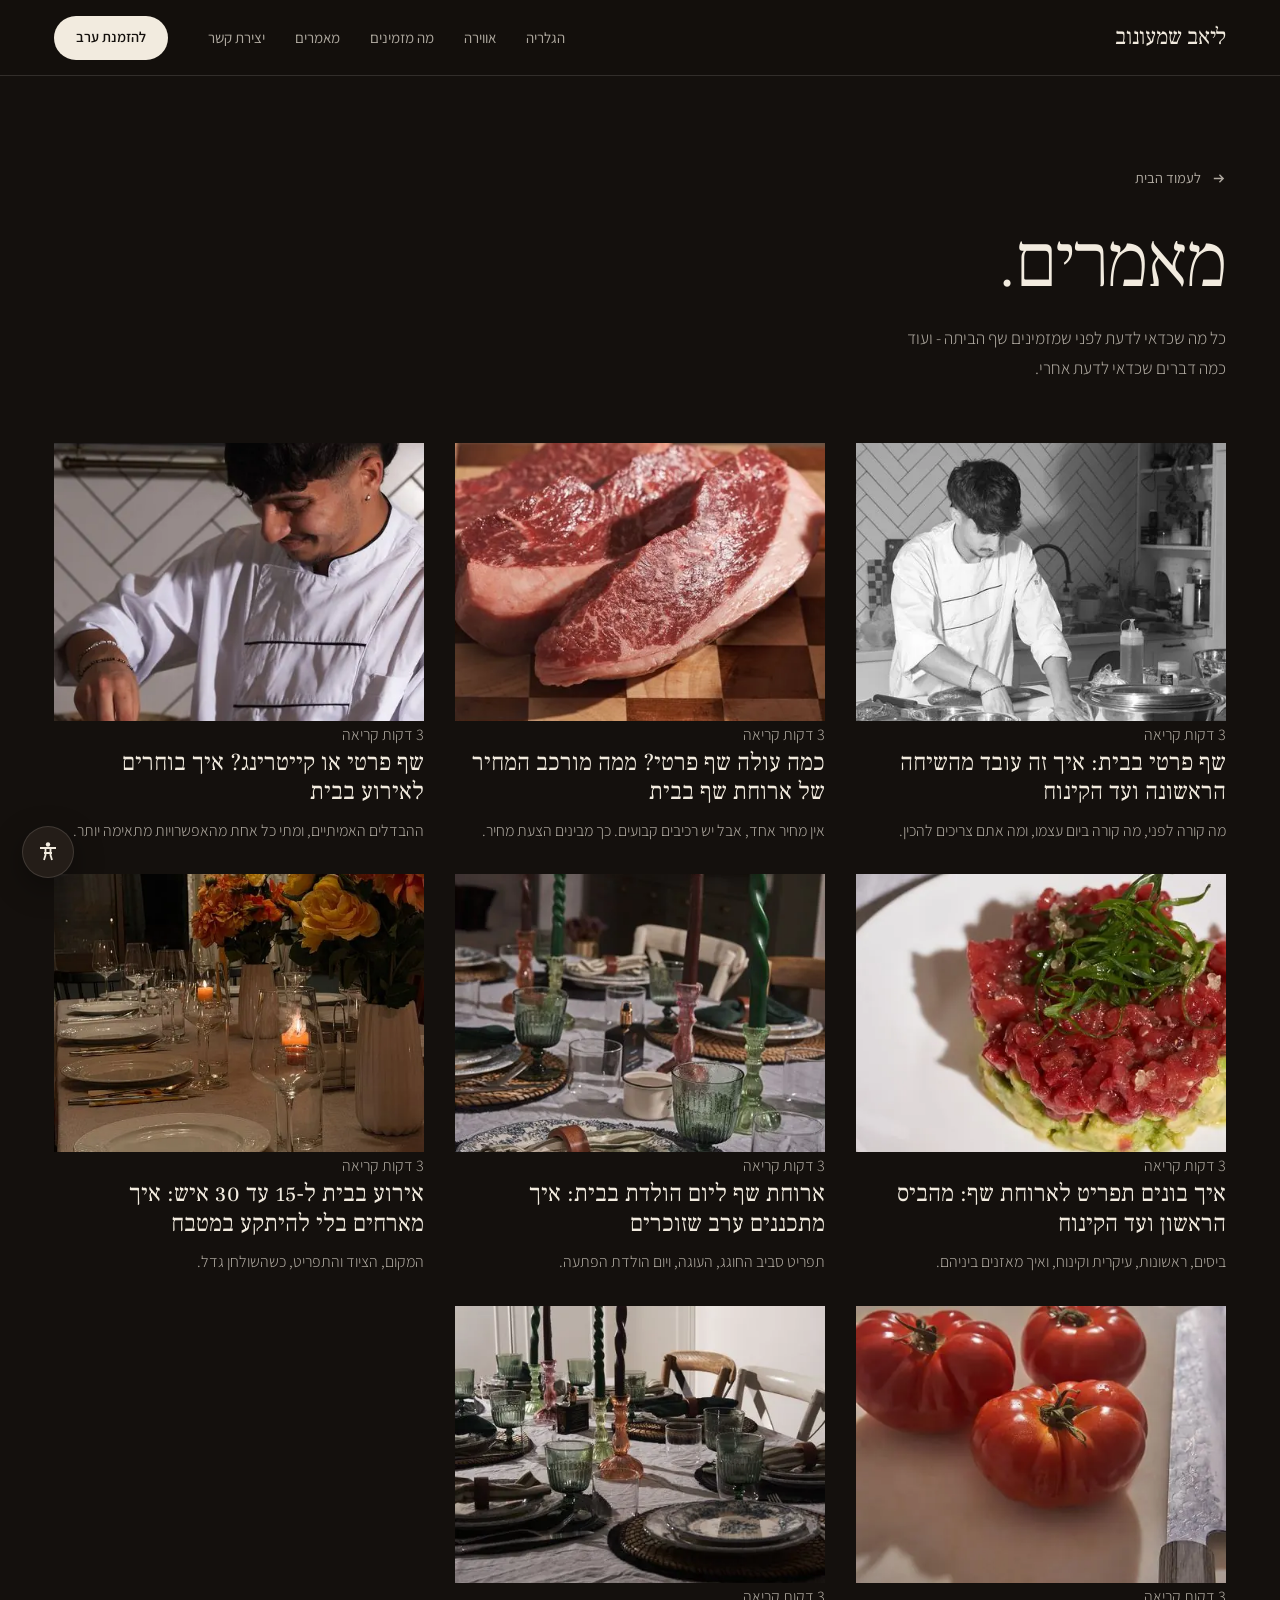
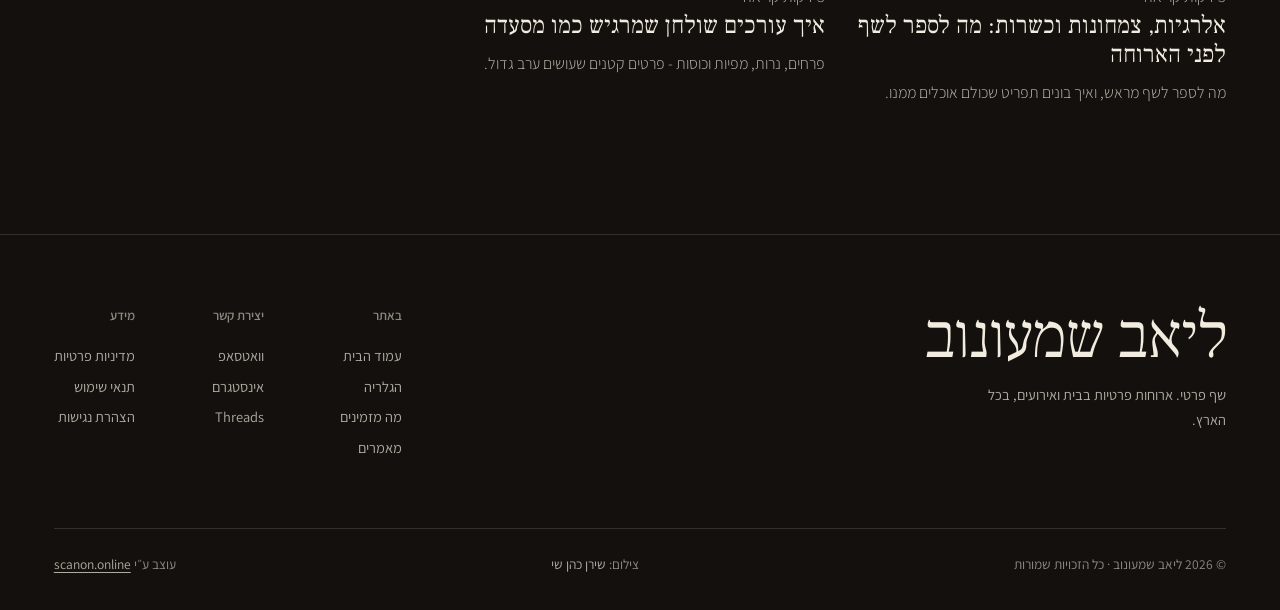
<file: journal.html>
<!DOCTYPE html>
<html lang="he" dir="rtl">
<head>
  <meta charset="UTF-8" />
  <meta name="viewport" content="width=device-width,initial-scale=1,viewport-fit=cover" />
  <meta http-equiv="Content-Security-Policy" content="default-src 'self'; img-src 'self' data: https:; style-src 'self' 'unsafe-inline'; font-src 'self' data:; script-src 'self' 'sha256-jzL/1/GTulrXmexS7t+xwD6/mcoLbttEH/AZRIOv8OY='; connect-src 'self'; base-uri 'self'; form-action 'self'; upgrade-insecure-requests" />
  <meta name="referrer" content="strict-origin-when-cross-origin" />
  <title>מאמרים על ארוחות שף בבית | ליאב שמעונוב</title>
  <meta name="description" content="מדריכים לפני שמזמינים שף פרטי הביתה: איך זה עובד, כמה זה עולה, שף או קייטרינג, בניית תפריט, ימי הולדת, אירועים גדולים, אלרגיות ועריכת שולחן." />
  <link rel="canonical" href="https://liavshimonov.com/journal.html" />
  <meta property="og:type" content="website" />
  <meta property="og:site_name" content="ליאב שמעונוב · שף פרטי" />
  <meta property="og:locale" content="he_IL" />
  <meta property="og:title" content="מאמרים על ארוחות שף בבית | ליאב שמעונוב" />
  <meta property="og:description" content="מדריכים לפני שמזמינים שף פרטי הביתה: איך זה עובד, כמה זה עולה, שף או קייטרינג, בניית תפריט, ימי הולדת, אירועים גדולים, אלרגיות ועריכת שולחן." />
  <meta property="og:url" content="https://liavshimonov.com/journal.html" />
  <meta property="og:image" content="https://liavshimonov.com/assets/img/hero-wide-1200.jpg" />
  <meta property="og:image:width" content="1200" />
  <meta property="og:image:height" content="630" />
  <meta property="og:image:alt" content="שולחן ארוך ערוך לארוחת שף עם נרות ופרחים" />
  <meta name="twitter:card" content="summary_large_image" />
  <meta name="theme-color" content="#14100d" />
  <link rel="icon" type="image/png" href="assets/favicon.png" />
  <link rel="apple-touch-icon" href="assets/favicon.png" />
  <link rel="preload" as="font" type="font/woff2" href="assets/fonts/assistant-hebrew-0.woff2" crossorigin />
  <link rel="preload" as="font" type="font/woff2" href="assets/fonts/frank-ruhl-libre-hebrew-2.woff2" crossorigin />
  <link rel="stylesheet" href="assets/site.css?v=5" />
  <script src="assets/boot.js?v=2"></script>
  <script type="application/ld+json">{"@context": "https://schema.org", "@graph": [{"@type": "Blog", "@id": "https://liavshimonov.com/journal.html#blog", "name": "מאמרים · ליאב שמעונוב", "description": "מדריכים לפני שמזמינים שף פרטי הביתה: איך זה עובד, כמה זה עולה, שף או קייטרינג, בניית תפריט, ימי הולדת, אירועים גדולים, אלרגיות ועריכת שולחן.", "url": "https://liavshimonov.com/journal.html", "inLanguage": "he", "publisher": {"@type": "Person", "@id": "https://liavshimonov.com/#liav", "name": "ליאב שמעונוב", "url": "https://liavshimonov.com/"}, "author": {"@type": "Person", "@id": "https://liavshimonov.com/#liav", "name": "ליאב שמעונוב", "url": "https://liavshimonov.com/"}, "blogPost": [{"@type": "BlogPosting", "@id": "https://liavshimonov.com/article-private-chef-at-home.html#article", "headline": "שף פרטי בבית: איך זה עובד מהשיחה הראשונה ועד הקינוח", "url": "https://liavshimonov.com/article-private-chef-at-home.html", "datePublished": "2026-09-29"}, {"@type": "BlogPosting", "@id": "https://liavshimonov.com/article-private-chef-price.html#article", "headline": "כמה עולה שף פרטי? ממה מורכב המחיר של ארוחת שף בבית", "url": "https://liavshimonov.com/article-private-chef-price.html", "datePublished": "2026-11-26"}, {"@type": "BlogPosting", "@id": "https://liavshimonov.com/article-chef-or-catering.html#article", "headline": "שף פרטי או קייטרינג? איך בוחרים לאירוע בבית", "url": "https://liavshimonov.com/article-chef-or-catering.html", "datePublished": "2026-09-29"}, {"@type": "BlogPosting", "@id": "https://liavshimonov.com/article-chef-menu-structure.html#article", "headline": "איך בונים תפריט לארוחת שף: מהביס הראשון ועד הקינוח", "url": "https://liavshimonov.com/article-chef-menu-structure.html", "datePublished": "2026-11-26"}, {"@type": "BlogPosting", "@id": "https://liavshimonov.com/article-birthday-dinner-at-home.html#article", "headline": "ארוחת שף ליום הולדת בבית: איך מתכננים ערב שזוכרים", "url": "https://liavshimonov.com/article-birthday-dinner-at-home.html", "datePublished": "2026-11-26"}, {"@type": "BlogPosting", "@id": "https://liavshimonov.com/article-home-event-30-guests.html#article", "headline": "אירוע בבית ל-15 עד 30 איש: איך מארחים בלי להיתקע במטבח", "url": "https://liavshimonov.com/article-home-event-30-guests.html", "datePublished": "2026-11-26"}, {"@type": "BlogPosting", "@id": "https://liavshimonov.com/article-allergies-vegetarian-kosher.html#article", "headline": "אלרגיות, צמחונות וכשרות: מה לספר לשף לפני הארוחה", "url": "https://liavshimonov.com/article-allergies-vegetarian-kosher.html", "datePublished": "2026-11-26"}, {"@type": "BlogPosting", "@id": "https://liavshimonov.com/article-table-setting.html#article", "headline": "איך עורכים שולחן שמרגיש כמו מסעדה", "url": "https://liavshimonov.com/article-table-setting.html", "datePublished": "2026-09-29"}]}, {"@type": "BreadcrumbList", "itemListElement": [{"@type": "ListItem", "position": 1, "name": "עמוד הבית", "item": "https://liavshimonov.com/"}, {"@type": "ListItem", "position": 2, "name": "מאמרים", "item": "https://liavshimonov.com/journal.html"}]}, {"@type": "Person", "@id": "https://liavshimonov.com/#liav", "name": "ליאב שמעונוב", "jobTitle": "שף פרטי", "url": "https://liavshimonov.com/", "areaServed": {"@type": "Country", "name": "ישראל"}, "sameAs": ["https://www.instagram.com/liav_shimonov_/", "https://www.threads.com/@liav_shimonov_"]}]}</script>
  <script type="speculationrules">{"prefetch":[{"where":{"href_matches":"/*"},"eagerness":"moderate"}]}</script>
</head>
<body>
  <header class="nav" id="nav">
    <div class="shell nav__row">
      <a href="index.html" class="brand"><b>ליאב שמעונוב</b></a>
      <nav class="nav__links" aria-label="ניווט ראשי">
        <a href="index.html#gallery">הגלריה</a>
        <a href="index.html#atmosphere">אווירה</a>
        <a href="index.html#services">מה מזמינים</a>
        <a href="journal.html">מאמרים</a>
        <a href="index.html#contact">יצירת קשר</a>
      </nav>
      <a href="https://wa.me/972542088166?text=%D7%94%D7%99%D7%99%20%D7%9C%D7%99%D7%90%D7%91%2C%20%D7%90%D7%A9%D7%9E%D7%97%20%D7%9C%D7%A7%D7%91%D7%95%D7%A2%20%D7%A2%D7%A8%D7%91" target="_blank" rel="noopener noreferrer" class="btn btn--light nav__cta">להזמנת ערב</a>
      <button class="burger" aria-label="פתיחת תפריט" aria-expanded="false" aria-controls="drawer"><i></i><i></i></button>
    </div>
  </header>
  <div class="drawer" id="drawer" aria-hidden="true">
    <a href="index.html">עמוד הבית</a>
    <a href="index.html#gallery">הגלריה</a>
    <a href="index.html#services">מה מזמינים</a>
    <a href="journal.html">מאמרים</a>
    <a href="index.html#contact">יצירת קשר</a>
    <div class="drawer__foot"><a href="https://wa.me/972542088166?text=%D7%94%D7%99%D7%99%20%D7%9C%D7%99%D7%90%D7%91%2C%20%D7%90%D7%A9%D7%9E%D7%97%20%D7%9C%D7%A7%D7%91%D7%95%D7%A2%20%D7%A2%D7%A8%D7%91" target="_blank" rel="noopener noreferrer">הודעה בוואטסאפ</a><a href="https://www.instagram.com/liav_shimonov_/" target="_blank" rel="noopener noreferrer">ביקור באינסטגרם</a></div>
  </div>

  <main id="main" class="page jr-list">
    <div class="shell">
      <a href="index.html" class="back"><svg viewBox="0 0 16 16" fill="none" stroke="currentColor" stroke-width="1.5" aria-hidden="true"><path d="M3 8h10M9 4l4 4-4 4"/></svg> לעמוד הבית</a>
      <h1>מאמרים.</h1>
      <p class="lede" style="margin:0 0 60px">כל מה שכדאי לדעת לפני שמזמינים שף הביתה - ועוד כמה דברים שכדאי לדעת אחרי.</p>
      <div class="cards">
          <a class="card rv" href="article-private-chef-at-home.html">
            <div class="pic"><img src="assets/img/a-home-700.webp" alt="ליאב במעיל שף במטבח ביתי, מכין מנות ליד ערימת צלחות" width="467" height="700" style="object-position:50% 55%" /></div>
            <p class="card__meta">3 דקות קריאה</p>
            <h3>שף פרטי בבית: איך זה עובד מהשיחה הראשונה ועד הקינוח</h3>
            <p>מה קורה לפני, מה קורה ביום עצמו, ומה אתם צריכים להכין.</p>
          </a>
          <a class="card rv" href="article-private-chef-price.html">
            <div class="pic"><img src="assets/img/a-price-700.webp" alt="נתחי בשר משויש על קרש עץ" width="467" height="700" style="object-position:50% 50%" /></div>
            <p class="card__meta">3 דקות קריאה</p>
            <h3>כמה עולה שף פרטי? ממה מורכב המחיר של ארוחת שף בבית</h3>
            <p>אין מחיר אחד, אבל יש רכיבים קבועים. כך מבינים הצעת מחיר.</p>
          </a>
          <a class="card rv" href="article-chef-or-catering.html">
            <div class="pic"><img src="assets/img/a-catering-700.webp" alt="ליאב מסדר מנה בצלחת במטבח ומחייך" width="467" height="700" style="object-position:50% 42%" /></div>
            <p class="card__meta">3 דקות קריאה</p>
            <h3>שף פרטי או קייטרינג? איך בוחרים לאירוע בבית</h3>
            <p>ההבדלים האמיתיים, ומתי כל אחת מהאפשרויות מתאימה יותר.</p>
          </a>
          <a class="card rv" href="article-chef-menu-structure.html">
            <div class="pic"><img src="assets/img/a-menu-700.webp" alt="טרטר טונה עם עשבי תיבול בצלחת לבנה, על שולחן ערוך" width="467" height="700" style="object-position:50% 55%" loading="lazy" /></div>
            <p class="card__meta">3 דקות קריאה</p>
            <h3>איך בונים תפריט לארוחת שף: מהביס הראשון ועד הקינוח</h3>
            <p>ביסים, ראשונות, עיקרית וקינוח, ואיך מאזנים ביניהם.</p>
          </a>
          <a class="card rv" href="article-birthday-dinner-at-home.html">
            <div class="pic"><img src="assets/img/a-birthday-700.webp" alt="שולחן ערוך לערב חגיגי: נרות מסולסלים דולקים, צלחות מעוטרות ומפיות" width="467" height="700" style="object-position:50% 55%" loading="lazy" /></div>
            <p class="card__meta">3 דקות קריאה</p>
            <h3>ארוחת שף ליום הולדת בבית: איך מתכננים ערב שזוכרים</h3>
            <p>תפריט סביב החוגג, העוגה, ויום הולדת הפתעה.</p>
          </a>
          <a class="card rv" href="article-home-event-30-guests.html">
            <div class="pic"><img src="assets/img/a-event-700.webp" alt="שולחן ארוך ערוך לאירוע, עם זרי פרחים כתומים ונרות דולקים" width="525" height="700" style="object-position:50% 55%" loading="lazy" /></div>
            <p class="card__meta">3 דקות קריאה</p>
            <h3>אירוע בבית ל-15 עד 30 איש: איך מארחים בלי להיתקע במטבח</h3>
            <p>המקום, הציוד והתפריט, כשהשולחן גדל.</p>
          </a>
          <a class="card rv" href="article-allergies-vegetarian-kosher.html">
            <div class="pic"><img src="assets/img/a-allergies-700.webp" alt="עגבניות טריות וסכין שף על משטח לבן" width="467" height="700" style="object-position:50% 50%" loading="lazy" /></div>
            <p class="card__meta">3 דקות קריאה</p>
            <h3>אלרגיות, צמחונות וכשרות: מה לספר לשף לפני הארוחה</h3>
            <p>מה לספר לשף מראש, ואיך בונים תפריט שכולם אוכלים ממנו.</p>
          </a>
          <a class="card rv" href="article-table-setting.html">
            <div class="pic"><img src="assets/img/a-table-700.webp" alt="שולחן ערוך עם נרות מקל בגבהים שונים, כוסות ירוקות וצלחות מעוטרות" width="467" height="700" style="object-position:50% 55%" loading="lazy" /></div>
            <p class="card__meta">3 דקות קריאה</p>
            <h3>איך עורכים שולחן שמרגיש כמו מסעדה</h3>
            <p>פרחים, נרות, מפיות וכוסות - פרטים קטנים שעושים ערב גדול.</p>
          </a>
      </div>
    </div>
  </main>

  <footer class="foot">
    <div class="shell">
      <div class="foot__top">
        <div class="foot__brand"><b>ליאב שמעונוב</b><p>שף פרטי. ארוחות פרטיות בבית ואירועים, בכל הארץ.</p></div>
        <div class="foot__cols">
          <div><h3>באתר</h3><a href="index.html">עמוד הבית</a><a href="index.html#gallery">הגלריה</a><a href="index.html#services">מה מזמינים</a><a href="journal.html">מאמרים</a></div>
          <div><h3>יצירת קשר</h3><a href="https://wa.me/972542088166?text=%D7%94%D7%99%D7%99%20%D7%9C%D7%99%D7%90%D7%91%2C%20%D7%90%D7%A9%D7%9E%D7%97%20%D7%9C%D7%A7%D7%91%D7%95%D7%A2%20%D7%A2%D7%A8%D7%91" target="_blank" rel="noopener noreferrer">וואטסאפ</a><a href="https://www.instagram.com/liav_shimonov_/" target="_blank" rel="noopener noreferrer">אינסטגרם</a><a href="https://www.threads.com/@liav_shimonov_" target="_blank" rel="noopener noreferrer">Threads</a></div>
          <div><h3>מידע</h3><a href="privacy.html">מדיניות פרטיות</a><a href="terms.html">תנאי שימוש</a><a href="accessibility.html">הצהרת נגישות</a></div>
        </div>
      </div>
      <div class="foot__bottom">
        <div>© <span data-year>2026</span> ליאב שמעונוב · כל הזכויות שמורות</div>
        <div>צילום: <a href="https://www.instagram.com/shirancohenshay_photography/" target="_blank" rel="noopener noreferrer">שירן כהן שי</a></div>
        <div class="foot__credit">עוצב ע״י <a href="https://www.instagram.com/scanon.online/" target="_blank" rel="noopener noreferrer">scanon.online</a></div>
      </div>
    </div>
  </footer>

  <button class="a11y-btn" aria-label="פתיחת אפשרויות נגישות" aria-expanded="false" aria-controls="a11y-panel">
    <svg viewBox="0 0 24 24" fill="none" stroke="currentColor" stroke-width="1.8" aria-hidden="true"><circle cx="12" cy="4.5" r="2.2" fill="currentColor" stroke="none"/><path d="M4 8h16M9.5 8v7l-1.5 5M14.5 8v7l1.5 5M8 13h8"/></svg>
  </button>
  <div id="a11y-panel" class="a11y-panel" role="dialog" aria-labelledby="a11y-title" aria-hidden="true">
    <h4 id="a11y-title">נגישות</h4>
    <div class="a11y-row"><span>ניגודיות גבוהה</span><div class="a11y-ctrls"><button class="a11y-chip" data-key="contrast" data-val="off" aria-pressed="true">כבוי</button><button class="a11y-chip" data-key="contrast" data-val="high" aria-pressed="false">גבוה</button></div></div>
    <div class="a11y-row"><span>גודל טקסט</span><div class="a11y-ctrls"><button class="a11y-chip" data-key="fontsize" data-val="m" aria-pressed="true">רגיל</button><button class="a11y-chip" data-key="fontsize" data-val="l" aria-pressed="false">גדול</button><button class="a11y-chip" data-key="fontsize" data-val="xl" aria-pressed="false">ענק</button></div></div>
    <div class="a11y-row"><span>הדגשת קישורים</span><div class="a11y-ctrls"><button class="a11y-chip" data-key="links" data-val="off" aria-pressed="true">כבוי</button><button class="a11y-chip" data-key="links" data-val="highlight" aria-pressed="false">הדגש</button></div></div>
    <div class="a11y-row"><span>עצירת אנימציות</span><div class="a11y-ctrls"><button class="a11y-chip" data-key="motion" data-val="on" aria-pressed="true">פועל</button><button class="a11y-chip" data-key="motion" data-val="off" aria-pressed="false">עצור</button></div></div>
    <button class="a11y-reset">איפוס להגדרות ברירת מחדל</button>
    <p class="a11y-note">נתקלתם בבעיה? <a href="accessibility.html">להצהרת הנגישות</a></p>
  </div>

  <script src="assets/vendor/lenis.min.js"></script>
  <script src="assets/site.js?v=3"></script>
</body>
</html>
</file>
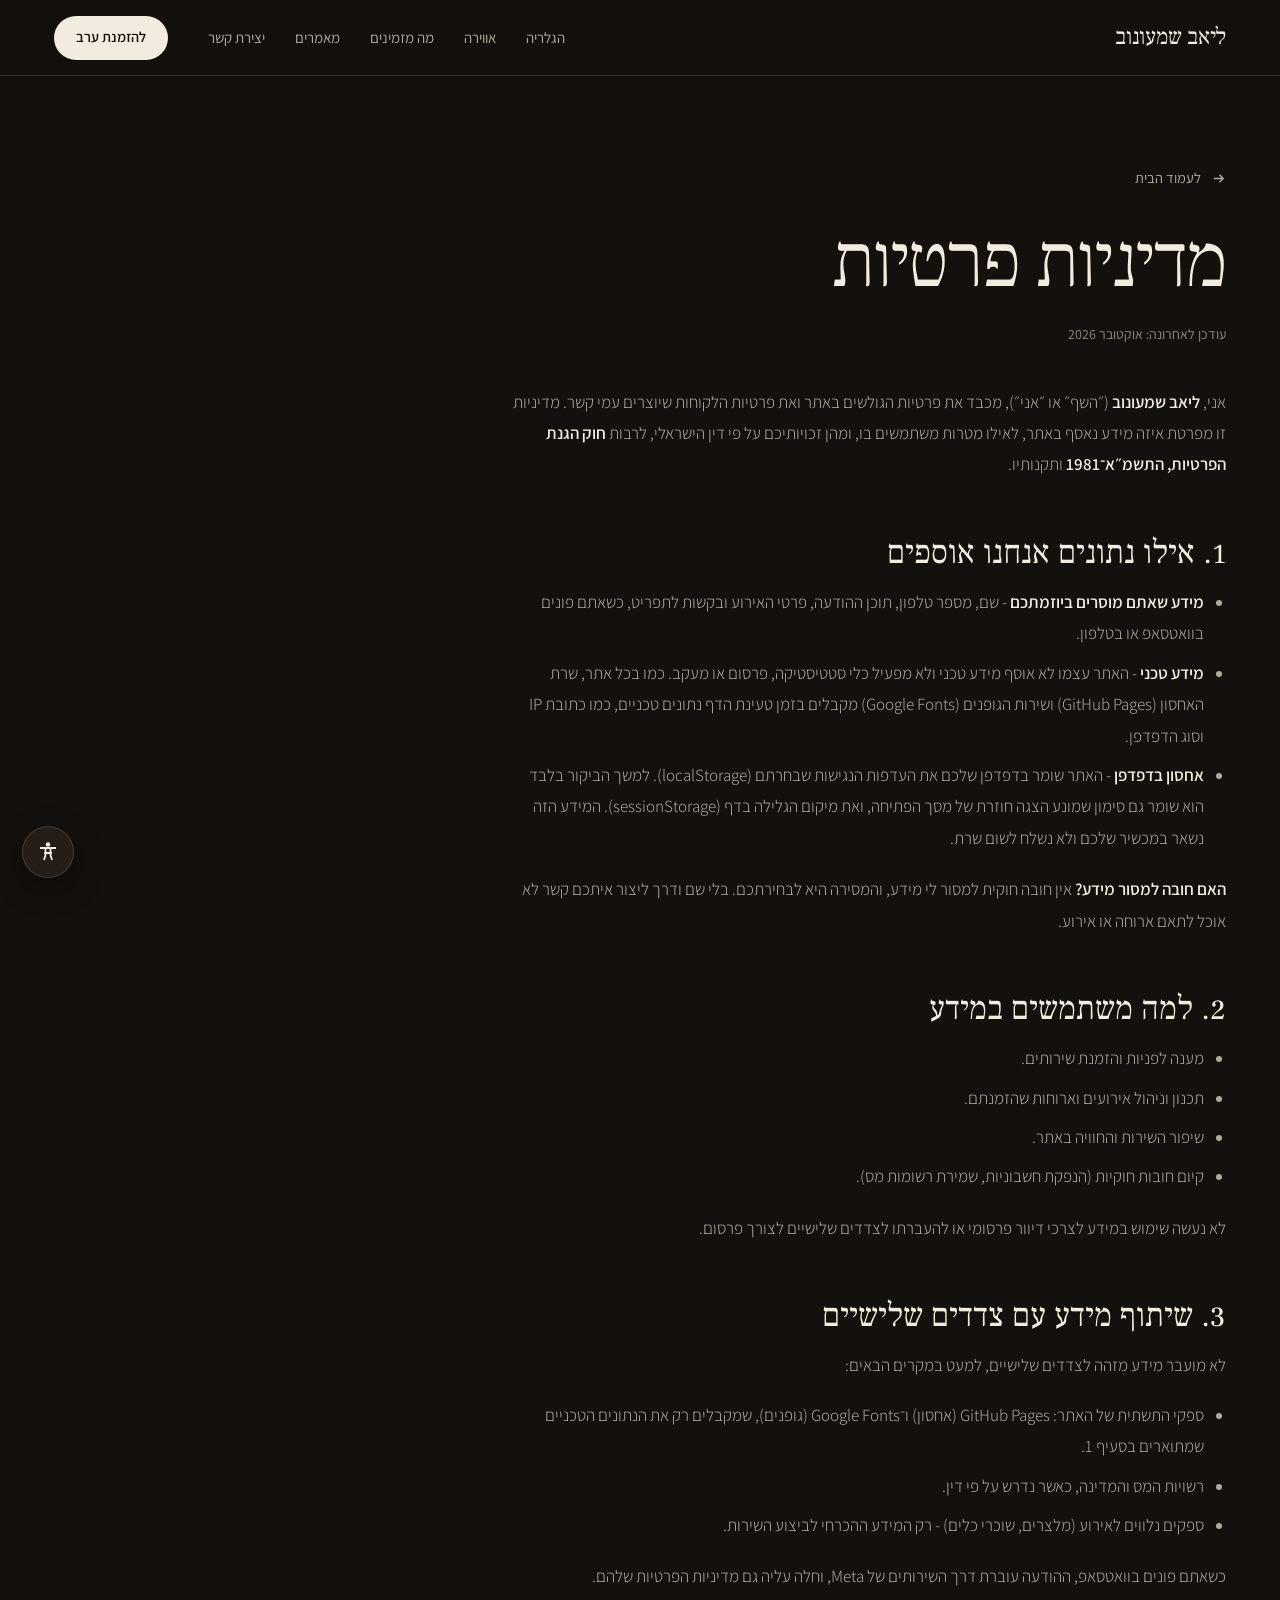
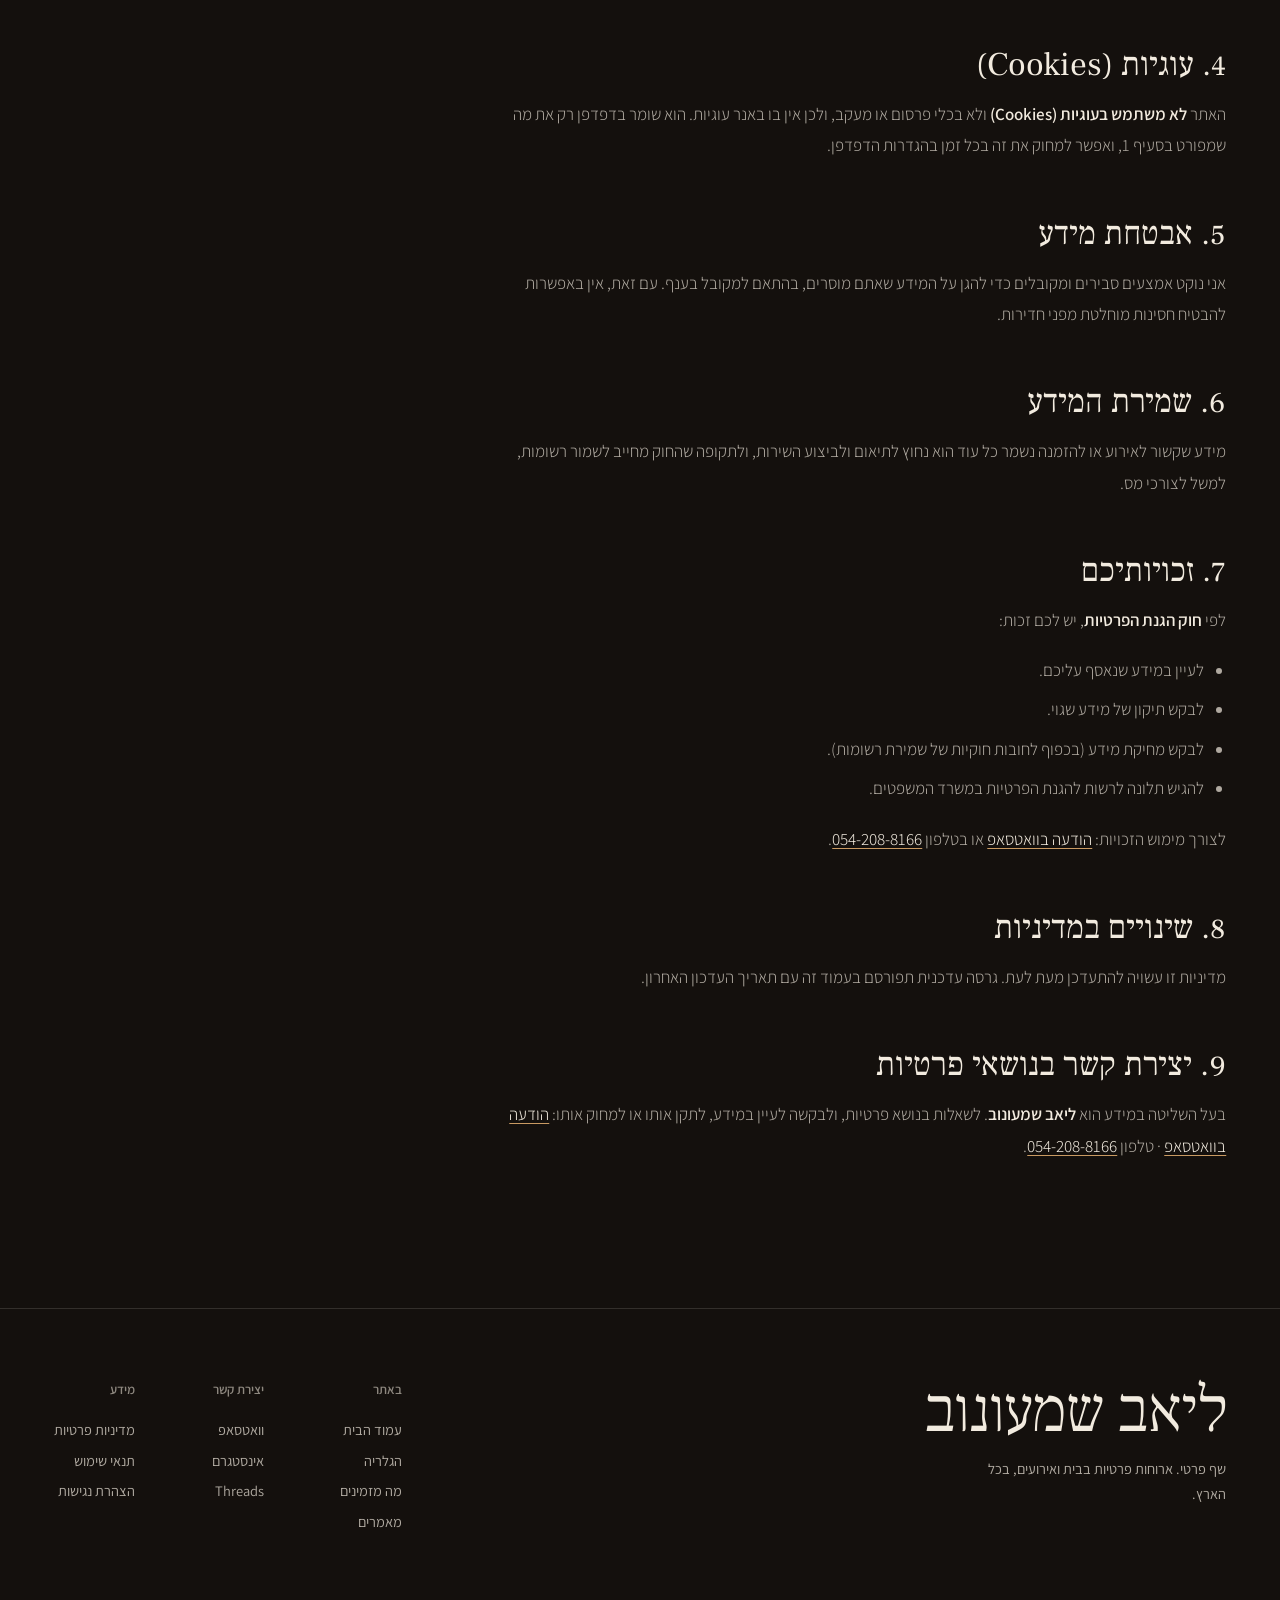
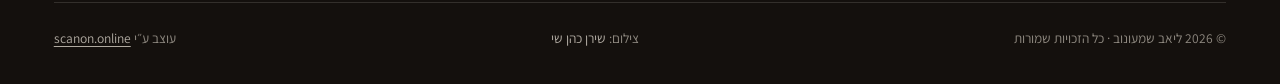
<file: privacy.html>
<!DOCTYPE html>
<html lang="he" dir="rtl">
<head>
  <meta charset="UTF-8" />
  <meta name="viewport" content="width=device-width,initial-scale=1,viewport-fit=cover" />
  <meta http-equiv="Content-Security-Policy" content="default-src 'self'; img-src 'self' data: https:; style-src 'self' 'unsafe-inline'; font-src 'self' data:; script-src 'self' 'sha256-jzL/1/GTulrXmexS7t+xwD6/mcoLbttEH/AZRIOv8OY='; connect-src 'self'; base-uri 'self'; form-action 'self'; upgrade-insecure-requests" />
  <meta name="referrer" content="strict-origin-when-cross-origin" />
  <title>מדיניות פרטיות · ליאב שמעונוב שף פרטי</title>
  <meta name="description" content="מדיניות הפרטיות של אתר ליאב שמעונוב שף פרטי - איזה מידע נאסף, איך משתמשים בו והזכויות שלכם על פי דין." />
  <link rel="canonical" href="https://liavshimonov.com/privacy.html" />
  <meta property="og:locale" content="he_IL" />
  <meta property="og:title" content="מדיניות פרטיות · ליאב שמעונוב שף פרטי" />
  <meta property="og:description" content="מדיניות הפרטיות של אתר ליאב שמעונוב שף פרטי - איזה מידע נאסף, איך משתמשים בו והזכויות שלכם על פי דין." />
  <meta name="theme-color" content="#14100d" />
  <link rel="icon" type="image/png" href="assets/favicon.png" />
  <link rel="preload" as="font" type="font/woff2" href="assets/fonts/assistant-hebrew-0.woff2" crossorigin />
  <link rel="preload" as="font" type="font/woff2" href="assets/fonts/frank-ruhl-libre-hebrew-2.woff2" crossorigin />
  <link rel="stylesheet" href="assets/site.css?v=5" />
  <script src="assets/boot.js?v=2"></script>
  <script type="speculationrules">{"prefetch":[{"where":{"href_matches":"/*"},"eagerness":"moderate"}]}</script>
</head>
<body>
  <header class="nav" id="nav">
    <div class="shell nav__row">
      <a href="index.html" class="brand"><b>ליאב שמעונוב</b></a>
      <nav class="nav__links" aria-label="ניווט ראשי">
        <a href="index.html#gallery">הגלריה</a>
        <a href="index.html#atmosphere">אווירה</a>
        <a href="index.html#services">מה מזמינים</a>
        <a href="journal.html">מאמרים</a>
        <a href="index.html#contact">יצירת קשר</a>
      </nav>
      <a href="https://wa.me/972542088166?text=%D7%94%D7%99%D7%99%20%D7%9C%D7%99%D7%90%D7%91%2C%20%D7%90%D7%A9%D7%9E%D7%97%20%D7%9C%D7%A7%D7%91%D7%95%D7%A2%20%D7%A2%D7%A8%D7%91" target="_blank" rel="noopener noreferrer" class="btn btn--light nav__cta">להזמנת ערב</a>
      <button class="burger" aria-label="פתיחת תפריט" aria-expanded="false" aria-controls="drawer"><i></i><i></i></button>
    </div>
  </header>
  <div class="drawer" id="drawer" aria-hidden="true">
    <a href="index.html">עמוד הבית</a>
    <a href="index.html#gallery">הגלריה</a>
    <a href="index.html#services">מה מזמינים</a>
    <a href="journal.html">מאמרים</a>
    <a href="index.html#contact">יצירת קשר</a>
    <div class="drawer__foot"><a href="https://wa.me/972542088166?text=%D7%94%D7%99%D7%99%20%D7%9C%D7%99%D7%90%D7%91%2C%20%D7%90%D7%A9%D7%9E%D7%97%20%D7%9C%D7%A7%D7%91%D7%95%D7%A2%20%D7%A2%D7%A8%D7%91" target="_blank" rel="noopener noreferrer">הודעה בוואטסאפ</a><a href="https://www.instagram.com/liav_shimonov_/" target="_blank" rel="noopener noreferrer">ביקור באינסטגרם</a></div>
  </div>

  <main id="main" class="page">
    <div class="shell">
      <a href="index.html" class="back"><svg viewBox="0 0 16 16" fill="none" stroke="currentColor" stroke-width="1.5" aria-hidden="true"><path d="M3 8h10M9 4l4 4-4 4"/></svg> לעמוד הבית</a>
      <div class="prose legal">
      <h1>מדיניות פרטיות</h1>
      <div class="page__meta">עודכן לאחרונה: אוקטובר 2026</div>

      <p>
        אני, <strong>ליאב שמעונוב</strong> (״השף״ או ״אני״), מכבד את פרטיות הגולשים באתר ואת פרטיות הלקוחות שיוצרים עמי קשר. מדיניות זו מפרטת איזה מידע נאסף באתר, לאילו מטרות משתמשים בו, ומהן זכויותיכם על פי דין הישראלי, לרבות <strong>חוק הגנת הפרטיות, התשמ״א־1981</strong> ותקנותיו.
      </p>

      <h2>1. אילו נתונים אנחנו אוספים</h2>
      <ul>
        <li><strong>מידע שאתם מוסרים ביוזמתכם</strong> - שם, מספר טלפון, תוכן ההודעה, פרטי האירוע ובקשות לתפריט, כשאתם פונים בוואטסאפ או בטלפון.</li>
        <li><strong>מידע טכני</strong> - האתר עצמו לא אוסף מידע טכני ולא מפעיל כלי סטטיסטיקה, פרסום או מעקב. כמו בכל אתר, שרת האחסון (GitHub Pages) ושירות הגופנים (Google Fonts) מקבלים בזמן טעינת הדף נתונים טכניים, כמו כתובת IP וסוג הדפדפן.</li>
        <li><strong>אחסון בדפדפן</strong> - האתר שומר בדפדפן שלכם את העדפות הנגישות שבחרתם (localStorage). למשך הביקור בלבד הוא שומר גם סימון שמונע הצגה חוזרת של מסך הפתיחה, ואת מיקום הגלילה בדף (sessionStorage). המידע הזה נשאר במכשיר שלכם ולא נשלח לשום שרת.</li>
      </ul>
      <p><strong>האם חובה למסור מידע?</strong> אין חובה חוקית למסור לי מידע, והמסירה היא לבחירתכם. בלי שם ודרך ליצור איתכם קשר לא אוכל לתאם ארוחה או אירוע.</p>

      <h2>2. למה משתמשים במידע</h2>
      <ul>
        <li>מענה לפניות והזמנת שירותים.</li>
        <li>תכנון וניהול אירועים וארוחות שהזמנתם.</li>
        <li>שיפור השירות והחוויה באתר.</li>
        <li>קיום חובות חוקיות (הנפקת חשבוניות, שמירת רשומות מס).</li>
      </ul>
      <p>לא נעשה שימוש במידע לצרכי דיוור פרסומי או להעברתו לצדדים שלישיים לצורך פרסום.</p>

      <h2>3. שיתוף מידע עם צדדים שלישיים</h2>
      <p>
        לא מועבר מידע מזהה לצדדים שלישיים, למעט במקרים הבאים:
      </p>
      <ul>
        <li>ספקי התשתית של האתר: GitHub Pages (אחסון) ו־Google Fonts (גופנים), שמקבלים רק את הנתונים הטכניים שמתוארים בסעיף 1.</li>
        <li>רשויות המס והמדינה, כאשר נדרש על פי דין.</li>
        <li>ספקים נלווים לאירוע (מלצרים, שוכרי כלים) - רק המידע ההכרחי לביצוע השירות.</li>
      </ul>
      <p>כשאתם פונים בוואטסאפ, ההודעה עוברת דרך השירותים של Meta, וחלה עליה גם מדיניות הפרטיות שלהם.</p>

      <h2>4. עוגיות (Cookies)</h2>
      <p>
        האתר <strong>לא משתמש בעוגיות (Cookies)</strong> ולא בכלי פרסום או מעקב, ולכן אין בו באנר עוגיות. הוא שומר בדפדפן רק את מה שמפורט בסעיף 1, ואפשר למחוק את זה בכל זמן בהגדרות הדפדפן.
      </p>

      <h2>5. אבטחת מידע</h2>
      <p>
        אני נוקט אמצעים סבירים ומקובלים כדי להגן על המידע שאתם מוסרים, בהתאם למקובל בענף. עם זאת, אין באפשרות להבטיח חסינות מוחלטת מפני חדירות.
      </p>

      <h2>6. שמירת המידע</h2>
      <p>
        מידע שקשור לאירוע או להזמנה נשמר כל עוד הוא נחוץ לתיאום ולביצוע השירות, ולתקופה שהחוק מחייב לשמור רשומות, למשל לצורכי מס.
      </p>

      <h2>7. זכויותיכם</h2>
      <p>לפי <strong>חוק הגנת הפרטיות</strong>, יש לכם זכות:</p>
      <ul>
        <li>לעיין במידע שנאסף עליכם.</li>
        <li>לבקש תיקון של מידע שגוי.</li>
        <li>לבקש מחיקת מידע (בכפוף לחובות חוקיות של שמירת רשומות).</li>
        <li>להגיש תלונה לרשות להגנת הפרטיות במשרד המשפטים.</li>
      </ul>
      <p>לצורך מימוש הזכויות: <a href="https://wa.me/972542088166?text=%D7%94%D7%99%D7%99%20%D7%9C%D7%99%D7%90%D7%91%2C%20%D7%90%D7%A9%D7%9E%D7%97%20%D7%9C%D7%A7%D7%91%D7%95%D7%A2%20%D7%A2%D7%A8%D7%91" target="_blank" rel="noopener noreferrer">הודעה בוואטסאפ</a> או בטלפון <a href="tel:+972542088166">054-208-8166</a>.</p>

      <h2>8. שינויים במדיניות</h2>
      <p>
        מדיניות זו עשויה להתעדכן מעת לעת. גרסה עדכנית תפורסם בעמוד זה עם תאריך העדכון האחרון.
      </p>

      <h2>9. יצירת קשר בנושאי פרטיות</h2>
      <p>
        בעל השליטה במידע הוא <strong>ליאב שמעונוב</strong>. לשאלות בנושא פרטיות, ולבקשה לעיין במידע, לתקן אותו או למחוק אותו: <a href="https://wa.me/972542088166?text=%D7%94%D7%99%D7%99%20%D7%9C%D7%99%D7%90%D7%91%2C%20%D7%90%D7%A9%D7%9E%D7%97%20%D7%9C%D7%A7%D7%91%D7%95%D7%A2%20%D7%A2%D7%A8%D7%91" target="_blank" rel="noopener noreferrer">הודעה בוואטסאפ</a> · טלפון <a href="tel:+972542088166">054-208-8166</a>.
      </p>
      </div>
    </div>
  </main>

  <footer class="foot">
    <div class="shell">
      <div class="foot__top">
        <div class="foot__brand"><b>ליאב שמעונוב</b><p>שף פרטי. ארוחות פרטיות בבית ואירועים, בכל הארץ.</p></div>
        <div class="foot__cols">
          <div><h3>באתר</h3><a href="index.html">עמוד הבית</a><a href="index.html#gallery">הגלריה</a><a href="index.html#services">מה מזמינים</a><a href="journal.html">מאמרים</a></div>
          <div><h3>יצירת קשר</h3><a href="https://wa.me/972542088166?text=%D7%94%D7%99%D7%99%20%D7%9C%D7%99%D7%90%D7%91%2C%20%D7%90%D7%A9%D7%9E%D7%97%20%D7%9C%D7%A7%D7%91%D7%95%D7%A2%20%D7%A2%D7%A8%D7%91" target="_blank" rel="noopener noreferrer">וואטסאפ</a><a href="https://www.instagram.com/liav_shimonov_/" target="_blank" rel="noopener noreferrer">אינסטגרם</a><a href="https://www.threads.com/@liav_shimonov_" target="_blank" rel="noopener noreferrer">Threads</a></div>
          <div><h3>מידע</h3><a href="privacy.html">מדיניות פרטיות</a><a href="terms.html">תנאי שימוש</a><a href="accessibility.html">הצהרת נגישות</a></div>
        </div>
      </div>
      <div class="foot__bottom">
        <div>© <span data-year>2026</span> ליאב שמעונוב · כל הזכויות שמורות</div>
        <div>צילום: <a href="https://www.instagram.com/shirancohenshay_photography/" target="_blank" rel="noopener noreferrer">שירן כהן שי</a></div>
        <div class="foot__credit">עוצב ע״י <a href="https://www.instagram.com/scanon.online/" target="_blank" rel="noopener noreferrer">scanon.online</a></div>
      </div>
    </div>
  </footer>

  <button class="a11y-btn" aria-label="פתיחת אפשרויות נגישות" aria-expanded="false" aria-controls="a11y-panel">
    <svg viewBox="0 0 24 24" fill="none" stroke="currentColor" stroke-width="1.8" aria-hidden="true"><circle cx="12" cy="4.5" r="2.2" fill="currentColor" stroke="none"/><path d="M4 8h16M9.5 8v7l-1.5 5M14.5 8v7l1.5 5M8 13h8"/></svg>
  </button>
  <div id="a11y-panel" class="a11y-panel" role="dialog" aria-labelledby="a11y-title" aria-hidden="true">
    <h4 id="a11y-title">נגישות</h4>
    <div class="a11y-row"><span>ניגודיות גבוהה</span><div class="a11y-ctrls"><button class="a11y-chip" data-key="contrast" data-val="off" aria-pressed="true">כבוי</button><button class="a11y-chip" data-key="contrast" data-val="high" aria-pressed="false">גבוה</button></div></div>
    <div class="a11y-row"><span>גודל טקסט</span><div class="a11y-ctrls"><button class="a11y-chip" data-key="fontsize" data-val="m" aria-pressed="true">רגיל</button><button class="a11y-chip" data-key="fontsize" data-val="l" aria-pressed="false">גדול</button><button class="a11y-chip" data-key="fontsize" data-val="xl" aria-pressed="false">ענק</button></div></div>
    <div class="a11y-row"><span>הדגשת קישורים</span><div class="a11y-ctrls"><button class="a11y-chip" data-key="links" data-val="off" aria-pressed="true">כבוי</button><button class="a11y-chip" data-key="links" data-val="highlight" aria-pressed="false">הדגש</button></div></div>
    <div class="a11y-row"><span>עצירת אנימציות</span><div class="a11y-ctrls"><button class="a11y-chip" data-key="motion" data-val="on" aria-pressed="true">פועל</button><button class="a11y-chip" data-key="motion" data-val="off" aria-pressed="false">עצור</button></div></div>
    <button class="a11y-reset">איפוס להגדרות ברירת מחדל</button>
    <p class="a11y-note">נתקלתם בבעיה? <a href="accessibility.html">להצהרת הנגישות</a></p>
  </div>

  <script src="assets/vendor/lenis.min.js"></script>
  <script src="assets/site.js?v=3"></script>
</body>
</html>
</file>
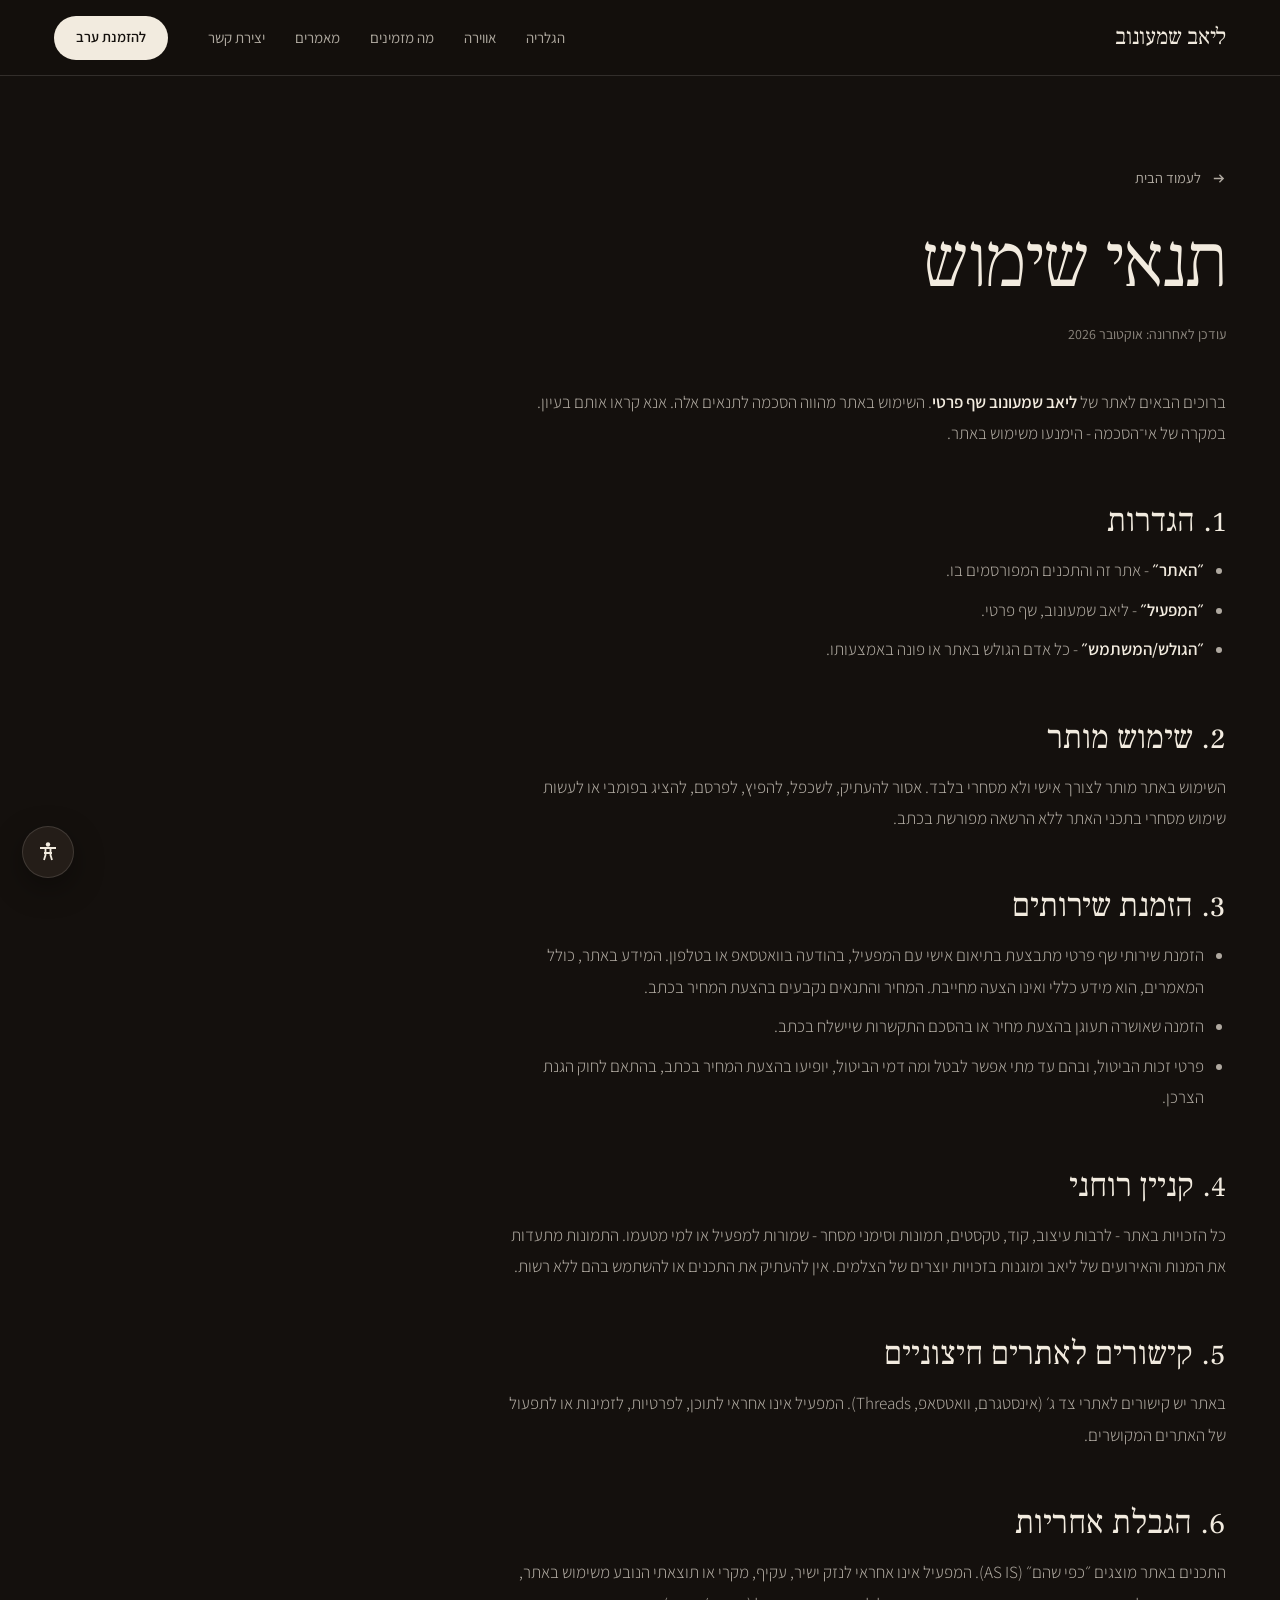
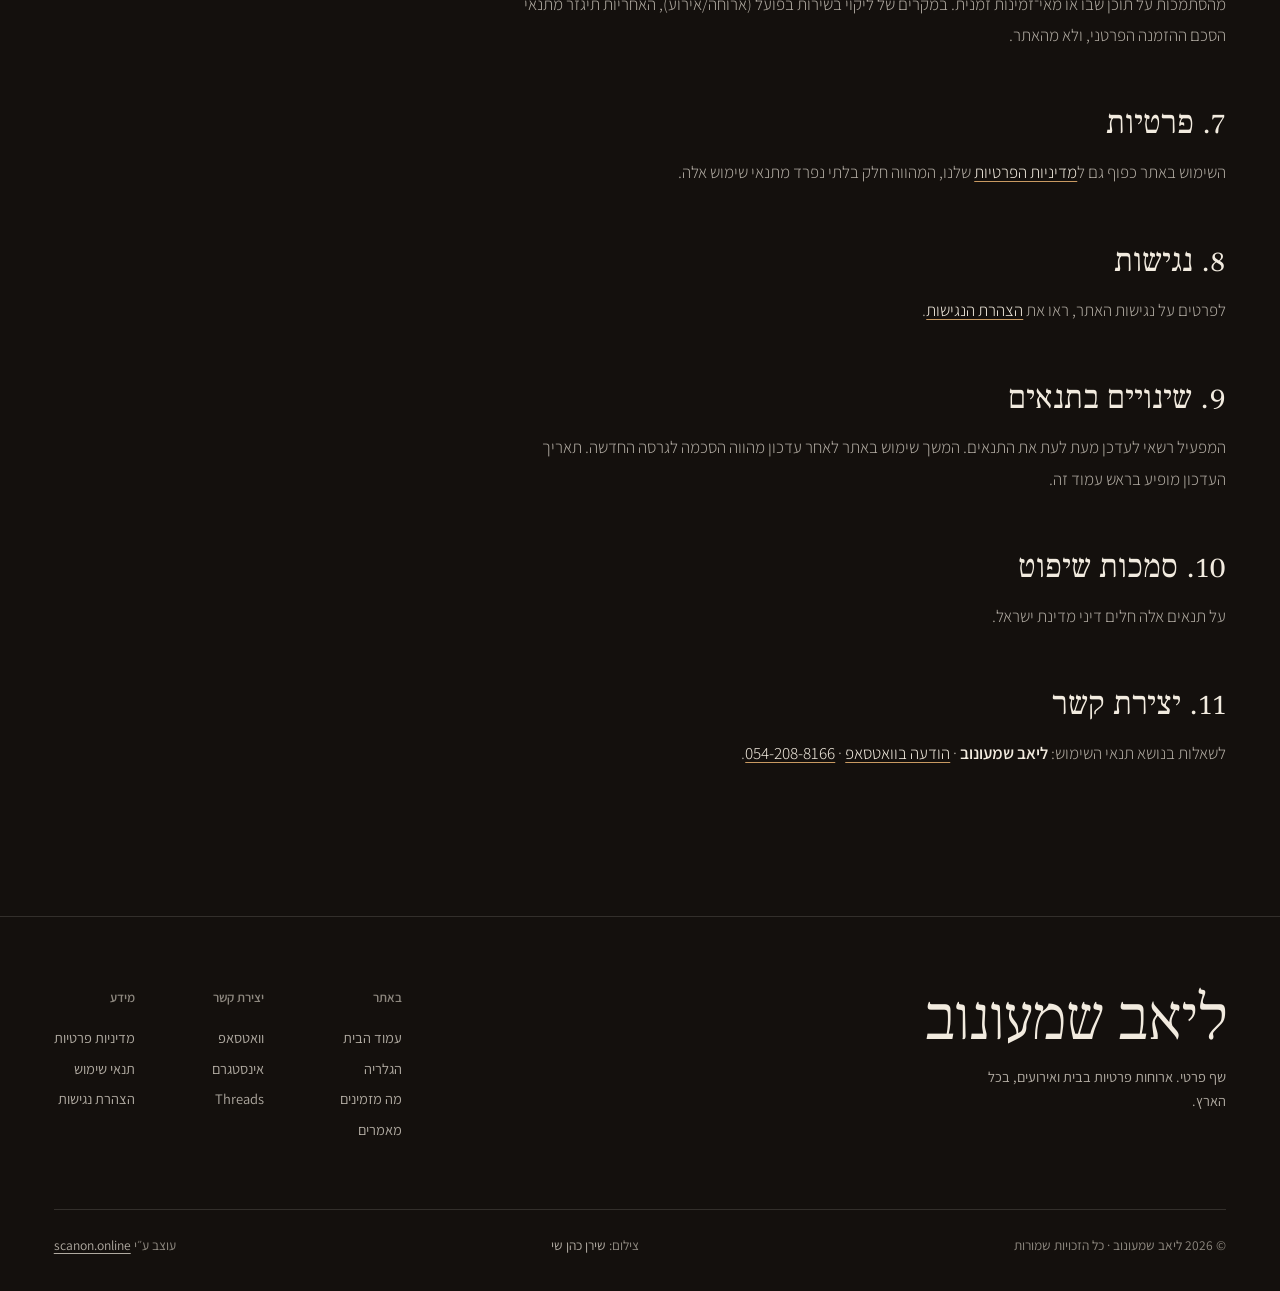
<file: terms.html>
<!DOCTYPE html>
<html lang="he" dir="rtl">
<head>
  <meta charset="UTF-8" />
  <meta name="viewport" content="width=device-width,initial-scale=1,viewport-fit=cover" />
  <meta http-equiv="Content-Security-Policy" content="default-src 'self'; img-src 'self' data: https:; style-src 'self' 'unsafe-inline'; font-src 'self' data:; script-src 'self' 'sha256-jzL/1/GTulrXmexS7t+xwD6/mcoLbttEH/AZRIOv8OY='; connect-src 'self'; base-uri 'self'; form-action 'self'; upgrade-insecure-requests" />
  <meta name="referrer" content="strict-origin-when-cross-origin" />
  <title>תנאי שימוש · ליאב שמעונוב שף פרטי</title>
  <meta name="description" content="תנאי השימוש באתר ליאב שמעונוב שף פרטי - כללי גלישה, קניין רוחני, הגבלת אחריות, סמכות שיפוט." />
  <link rel="canonical" href="https://liavshimonov.com/terms.html" />
  <meta property="og:locale" content="he_IL" />
  <meta property="og:title" content="תנאי שימוש · ליאב שמעונוב שף פרטי" />
  <meta property="og:description" content="תנאי השימוש באתר ליאב שמעונוב שף פרטי - כללי גלישה, קניין רוחני, הגבלת אחריות, סמכות שיפוט." />
  <meta name="theme-color" content="#14100d" />
  <link rel="icon" type="image/png" href="assets/favicon.png" />
  <link rel="preload" as="font" type="font/woff2" href="assets/fonts/assistant-hebrew-0.woff2" crossorigin />
  <link rel="preload" as="font" type="font/woff2" href="assets/fonts/frank-ruhl-libre-hebrew-2.woff2" crossorigin />
  <link rel="stylesheet" href="assets/site.css?v=5" />
  <script src="assets/boot.js?v=2"></script>
  <script type="speculationrules">{"prefetch":[{"where":{"href_matches":"/*"},"eagerness":"moderate"}]}</script>
</head>
<body>
  <header class="nav" id="nav">
    <div class="shell nav__row">
      <a href="index.html" class="brand"><b>ליאב שמעונוב</b></a>
      <nav class="nav__links" aria-label="ניווט ראשי">
        <a href="index.html#gallery">הגלריה</a>
        <a href="index.html#atmosphere">אווירה</a>
        <a href="index.html#services">מה מזמינים</a>
        <a href="journal.html">מאמרים</a>
        <a href="index.html#contact">יצירת קשר</a>
      </nav>
      <a href="https://wa.me/972542088166?text=%D7%94%D7%99%D7%99%20%D7%9C%D7%99%D7%90%D7%91%2C%20%D7%90%D7%A9%D7%9E%D7%97%20%D7%9C%D7%A7%D7%91%D7%95%D7%A2%20%D7%A2%D7%A8%D7%91" target="_blank" rel="noopener noreferrer" class="btn btn--light nav__cta">להזמנת ערב</a>
      <button class="burger" aria-label="פתיחת תפריט" aria-expanded="false" aria-controls="drawer"><i></i><i></i></button>
    </div>
  </header>
  <div class="drawer" id="drawer" aria-hidden="true">
    <a href="index.html">עמוד הבית</a>
    <a href="index.html#gallery">הגלריה</a>
    <a href="index.html#services">מה מזמינים</a>
    <a href="journal.html">מאמרים</a>
    <a href="index.html#contact">יצירת קשר</a>
    <div class="drawer__foot"><a href="https://wa.me/972542088166?text=%D7%94%D7%99%D7%99%20%D7%9C%D7%99%D7%90%D7%91%2C%20%D7%90%D7%A9%D7%9E%D7%97%20%D7%9C%D7%A7%D7%91%D7%95%D7%A2%20%D7%A2%D7%A8%D7%91" target="_blank" rel="noopener noreferrer">הודעה בוואטסאפ</a><a href="https://www.instagram.com/liav_shimonov_/" target="_blank" rel="noopener noreferrer">ביקור באינסטגרם</a></div>
  </div>

  <main id="main" class="page">
    <div class="shell">
      <a href="index.html" class="back"><svg viewBox="0 0 16 16" fill="none" stroke="currentColor" stroke-width="1.5" aria-hidden="true"><path d="M3 8h10M9 4l4 4-4 4"/></svg> לעמוד הבית</a>
      <div class="prose legal">
      <h1>תנאי שימוש</h1>
      <div class="page__meta">עודכן לאחרונה: אוקטובר 2026</div>

      <p>
        ברוכים הבאים לאתר של <strong>ליאב שמעונוב שף פרטי</strong>. השימוש באתר מהווה הסכמה לתנאים אלה. אנא קראו אותם בעיון. במקרה של אי־הסכמה - הימנעו משימוש באתר.
      </p>

      <h2>1. הגדרות</h2>
      <ul>
        <li><strong>״האתר״</strong> - אתר זה והתכנים המפורסמים בו.</li>
        <li><strong>״המפעיל״</strong> - ליאב שמעונוב, שף פרטי.</li>
        <li><strong>״הגולש/המשתמש״</strong> - כל אדם הגולש באתר או פונה באמצעותו.</li>
      </ul>

      <h2>2. שימוש מותר</h2>
      <p>
        השימוש באתר מותר לצורך אישי ולא מסחרי בלבד. אסור להעתיק, לשכפל, להפיץ, לפרסם, להציג בפומבי או לעשות שימוש מסחרי בתכני האתר ללא הרשאה מפורשת בכתב.
      </p>

      <h2>3. הזמנת שירותים</h2>
      <ul>
        <li>הזמנת שירותי שף פרטי מתבצעת בתיאום אישי עם המפעיל, בהודעה בוואטסאפ או בטלפון. המידע באתר, כולל המאמרים, הוא מידע כללי ואינו הצעה מחייבת. המחיר והתנאים נקבעים בהצעת המחיר בכתב.</li>
        <li>הזמנה שאושרה תעוגן בהצעת מחיר או בהסכם התקשרות שיישלח בכתב.</li>
        <li>פרטי זכות הביטול, ובהם עד מתי אפשר לבטל ומה דמי הביטול, יופיעו בהצעת המחיר בכתב, בהתאם לחוק הגנת הצרכן.</li>
      </ul>

      <h2>4. קניין רוחני</h2>
      <p>
        כל הזכויות באתר - לרבות עיצוב, קוד, טקסטים, תמונות וסימני מסחר - שמורות למפעיל או למי מטעמו. התמונות מתעדות את המנות והאירועים של ליאב ומוגנות בזכויות יוצרים של הצלמים. אין להעתיק את התכנים או להשתמש בהם ללא רשות.
      </p>

      <h2>5. קישורים לאתרים חיצוניים</h2>
      <p>
        באתר יש קישורים לאתרי צד ג׳ (אינסטגרם, וואטסאפ, Threads). המפעיל אינו אחראי לתוכן, לפרטיות, לזמינות או לתפעול של האתרים המקושרים.
      </p>

      <h2>6. הגבלת אחריות</h2>
      <p>
        התכנים באתר מוצגים ״כפי שהם״ (AS IS). המפעיל אינו אחראי לנזק ישיר, עקיף, מקרי או תוצאתי הנובע משימוש באתר, מהסתמכות על תוכן שבו או מאי־זמינות זמנית. במקרים של ליקוי בשירות בפועל (ארוחה/אירוע), האחריות תיגזר מתנאי הסכם ההזמנה הפרטני, ולא מהאתר.
      </p>

      <h2>7. פרטיות</h2>
      <p>
        השימוש באתר כפוף גם ל<a href="privacy.html">מדיניות הפרטיות</a> שלנו, המהווה חלק בלתי נפרד מתנאי שימוש אלה.
      </p>

      <h2>8. נגישות</h2>
      <p>
        לפרטים על נגישות האתר, ראו את <a href="accessibility.html">הצהרת הנגישות</a>.
      </p>

      <h2>9. שינויים בתנאים</h2>
      <p>
        המפעיל רשאי לעדכן מעת לעת את התנאים. המשך שימוש באתר לאחר עדכון מהווה הסכמה לגרסה החדשה. תאריך העדכון מופיע בראש עמוד זה.
      </p>

      <h2>10. סמכות שיפוט</h2>
      <p>
        על תנאים אלה חלים דיני מדינת ישראל.
      </p>

      <h2>11. יצירת קשר</h2>
      <p>
        לשאלות בנושא תנאי השימוש: <strong>ליאב שמעונוב</strong> · <a href="https://wa.me/972542088166?text=%D7%94%D7%99%D7%99%20%D7%9C%D7%99%D7%90%D7%91%2C%20%D7%90%D7%A9%D7%9E%D7%97%20%D7%9C%D7%A7%D7%91%D7%95%D7%A2%20%D7%A2%D7%A8%D7%91" target="_blank" rel="noopener noreferrer">הודעה בוואטסאפ</a> · <a href="tel:+972542088166">054-208-8166</a>.
      </p>
      </div>
    </div>
  </main>

  <footer class="foot">
    <div class="shell">
      <div class="foot__top">
        <div class="foot__brand"><b>ליאב שמעונוב</b><p>שף פרטי. ארוחות פרטיות בבית ואירועים, בכל הארץ.</p></div>
        <div class="foot__cols">
          <div><h3>באתר</h3><a href="index.html">עמוד הבית</a><a href="index.html#gallery">הגלריה</a><a href="index.html#services">מה מזמינים</a><a href="journal.html">מאמרים</a></div>
          <div><h3>יצירת קשר</h3><a href="https://wa.me/972542088166?text=%D7%94%D7%99%D7%99%20%D7%9C%D7%99%D7%90%D7%91%2C%20%D7%90%D7%A9%D7%9E%D7%97%20%D7%9C%D7%A7%D7%91%D7%95%D7%A2%20%D7%A2%D7%A8%D7%91" target="_blank" rel="noopener noreferrer">וואטסאפ</a><a href="https://www.instagram.com/liav_shimonov_/" target="_blank" rel="noopener noreferrer">אינסטגרם</a><a href="https://www.threads.com/@liav_shimonov_" target="_blank" rel="noopener noreferrer">Threads</a></div>
          <div><h3>מידע</h3><a href="privacy.html">מדיניות פרטיות</a><a href="terms.html">תנאי שימוש</a><a href="accessibility.html">הצהרת נגישות</a></div>
        </div>
      </div>
      <div class="foot__bottom">
        <div>© <span data-year>2026</span> ליאב שמעונוב · כל הזכויות שמורות</div>
        <div>צילום: <a href="https://www.instagram.com/shirancohenshay_photography/" target="_blank" rel="noopener noreferrer">שירן כהן שי</a></div>
        <div class="foot__credit">עוצב ע״י <a href="https://www.instagram.com/scanon.online/" target="_blank" rel="noopener noreferrer">scanon.online</a></div>
      </div>
    </div>
  </footer>

  <button class="a11y-btn" aria-label="פתיחת אפשרויות נגישות" aria-expanded="false" aria-controls="a11y-panel">
    <svg viewBox="0 0 24 24" fill="none" stroke="currentColor" stroke-width="1.8" aria-hidden="true"><circle cx="12" cy="4.5" r="2.2" fill="currentColor" stroke="none"/><path d="M4 8h16M9.5 8v7l-1.5 5M14.5 8v7l1.5 5M8 13h8"/></svg>
  </button>
  <div id="a11y-panel" class="a11y-panel" role="dialog" aria-labelledby="a11y-title" aria-hidden="true">
    <h4 id="a11y-title">נגישות</h4>
    <div class="a11y-row"><span>ניגודיות גבוהה</span><div class="a11y-ctrls"><button class="a11y-chip" data-key="contrast" data-val="off" aria-pressed="true">כבוי</button><button class="a11y-chip" data-key="contrast" data-val="high" aria-pressed="false">גבוה</button></div></div>
    <div class="a11y-row"><span>גודל טקסט</span><div class="a11y-ctrls"><button class="a11y-chip" data-key="fontsize" data-val="m" aria-pressed="true">רגיל</button><button class="a11y-chip" data-key="fontsize" data-val="l" aria-pressed="false">גדול</button><button class="a11y-chip" data-key="fontsize" data-val="xl" aria-pressed="false">ענק</button></div></div>
    <div class="a11y-row"><span>הדגשת קישורים</span><div class="a11y-ctrls"><button class="a11y-chip" data-key="links" data-val="off" aria-pressed="true">כבוי</button><button class="a11y-chip" data-key="links" data-val="highlight" aria-pressed="false">הדגש</button></div></div>
    <div class="a11y-row"><span>עצירת אנימציות</span><div class="a11y-ctrls"><button class="a11y-chip" data-key="motion" data-val="on" aria-pressed="true">פועל</button><button class="a11y-chip" data-key="motion" data-val="off" aria-pressed="false">עצור</button></div></div>
    <button class="a11y-reset">איפוס להגדרות ברירת מחדל</button>
    <p class="a11y-note">נתקלתם בבעיה? <a href="accessibility.html">להצהרת הנגישות</a></p>
  </div>

  <script src="assets/vendor/lenis.min.js"></script>
  <script src="assets/site.js?v=3"></script>
</body>
</html>
</file>
<file: assets/site.css>
/* self-hosted fonts (hebrew + latin) */
@font-face { font-family: 'Assistant'; font-style: normal; font-weight: 300; font-display: swap; src: url(fonts/assistant-hebrew-0.woff2) format('woff2'); unicode-range: U+0307-0308, U+0590-05FF, U+200C-2010, U+20AA, U+25CC, U+FB1D-FB4F; }
@font-face { font-family: 'Assistant'; font-style: normal; font-weight: 300; font-display: swap; src: url(fonts/assistant-latin-1.woff2) format('woff2'); unicode-range: U+0000-00FF, U+0131, U+0152-0153, U+02BB-02BC, U+02C6, U+02DA, U+02DC, U+0304, U+0308, U+0329, U+2000-206F, U+20AC, U+2122, U+2191, U+2193, U+2212, U+2215, U+FEFF, U+FFFD; }
@font-face { font-family: 'Assistant'; font-style: normal; font-weight: 400; font-display: swap; src: url(fonts/assistant-hebrew-0.woff2) format('woff2'); unicode-range: U+0307-0308, U+0590-05FF, U+200C-2010, U+20AA, U+25CC, U+FB1D-FB4F; }
@font-face { font-family: 'Assistant'; font-style: normal; font-weight: 400; font-display: swap; src: url(fonts/assistant-latin-1.woff2) format('woff2'); unicode-range: U+0000-00FF, U+0131, U+0152-0153, U+02BB-02BC, U+02C6, U+02DA, U+02DC, U+0304, U+0308, U+0329, U+2000-206F, U+20AC, U+2122, U+2191, U+2193, U+2212, U+2215, U+FEFF, U+FFFD; }
@font-face { font-family: 'Assistant'; font-style: normal; font-weight: 600; font-display: swap; src: url(fonts/assistant-hebrew-0.woff2) format('woff2'); unicode-range: U+0307-0308, U+0590-05FF, U+200C-2010, U+20AA, U+25CC, U+FB1D-FB4F; }
@font-face { font-family: 'Assistant'; font-style: normal; font-weight: 600; font-display: swap; src: url(fonts/assistant-latin-1.woff2) format('woff2'); unicode-range: U+0000-00FF, U+0131, U+0152-0153, U+02BB-02BC, U+02C6, U+02DA, U+02DC, U+0304, U+0308, U+0329, U+2000-206F, U+20AC, U+2122, U+2191, U+2193, U+2212, U+2215, U+FEFF, U+FFFD; }
@font-face { font-family: 'Frank Ruhl Libre'; font-style: normal; font-weight: 300; font-display: swap; src: url(fonts/frank-ruhl-libre-hebrew-2.woff2) format('woff2'); unicode-range: U+0307-0308, U+0590-05FF, U+200C-2010, U+20AA, U+25CC, U+FB1D-FB4F; }
@font-face { font-family: 'Frank Ruhl Libre'; font-style: normal; font-weight: 300; font-display: swap; src: url(fonts/frank-ruhl-libre-latin-3.woff2) format('woff2'); unicode-range: U+0000-00FF, U+0131, U+0152-0153, U+02BB-02BC, U+02C6, U+02DA, U+02DC, U+0304, U+0308, U+0329, U+2000-206F, U+20AC, U+2122, U+2191, U+2193, U+2212, U+2215, U+FEFF, U+FFFD; }
@font-face { font-family: 'Frank Ruhl Libre'; font-style: normal; font-weight: 400; font-display: swap; src: url(fonts/frank-ruhl-libre-hebrew-2.woff2) format('woff2'); unicode-range: U+0307-0308, U+0590-05FF, U+200C-2010, U+20AA, U+25CC, U+FB1D-FB4F; }
@font-face { font-family: 'Frank Ruhl Libre'; font-style: normal; font-weight: 400; font-display: swap; src: url(fonts/frank-ruhl-libre-latin-3.woff2) format('woff2'); unicode-range: U+0000-00FF, U+0131, U+0152-0153, U+02BB-02BC, U+02C6, U+02DA, U+02DC, U+0304, U+0308, U+0329, U+2000-206F, U+20AC, U+2122, U+2191, U+2193, U+2212, U+2215, U+FEFF, U+FFFD; }
@font-face { font-family: 'Frank Ruhl Libre'; font-style: normal; font-weight: 500; font-display: swap; src: url(fonts/frank-ruhl-libre-hebrew-2.woff2) format('woff2'); unicode-range: U+0307-0308, U+0590-05FF, U+200C-2010, U+20AA, U+25CC, U+FB1D-FB4F; }
@font-face { font-family: 'Frank Ruhl Libre'; font-style: normal; font-weight: 500; font-display: swap; src: url(fonts/frank-ruhl-libre-latin-3.woff2) format('woff2'); unicode-range: U+0000-00FF, U+0131, U+0152-0153, U+02BB-02BC, U+02C6, U+02DA, U+02DC, U+0304, U+0308, U+0329, U+2000-206F, U+20AC, U+2122, U+2191, U+2193, U+2212, U+2215, U+FEFF, U+FFFD; }
/* ליאב שמעונוב · שף פרטי - site.css */
:root{
  --bg:#14100d; --bg2:#1b1612; --bg3:#241d18;
  --linen:#efe8dc; --linen2:#e5dbca;
  --ink:#f2ebdf; --ink2:rgba(242,235,223,.7); --ink3:rgba(242,235,223,.55);
  --dk:#1c1713; --dk2:#5d5249; --dk3:#665a4e;
  --line:rgba(242,235,223,.14); --line-d:rgba(28,23,19,.14);
  --brass:#c99a62; --brass-d:#8e6232;
  --f-d:'Frank Ruhl Libre',Georgia,serif; --f-b:'Assistant',system-ui,sans-serif;
  --ease:cubic-bezier(.22,.8,.2,1); --ease-io:cubic-bezier(.76,0,.24,1);
  --gut:clamp(18px,4.2vw,64px); --maxw:1360px; --nav-h:76px;
}
*,*::before,*::after{box-sizing:border-box}
html{-webkit-text-size-adjust:100%;scroll-behavior:auto}
html.lenis,html.lenis body{height:auto}
.lenis.lenis-smooth [data-lenis-prevent]{overscroll-behavior:contain}
body{margin:0;background:var(--bg);color:var(--ink);font-family:var(--f-b);font-size:17px;line-height:1.7;font-weight:400;-webkit-font-smoothing:antialiased;text-rendering:optimizeLegibility;overflow-x:hidden}
html[data-fontsize="l"] body{font-size:19px}
html[data-fontsize="xl"] body{font-size:21px}
img{display:block;max-width:100%;height:auto}
a{color:inherit;text-decoration:none}
button{font:inherit;color:inherit;background:none;border:0;padding:0;cursor:pointer}
:focus-visible{outline:2px solid var(--brass);outline-offset:3px}
::selection{background:var(--brass);color:var(--bg)}
.sr{position:absolute;width:1px;height:1px;overflow:hidden;clip:rect(0 0 0 0);white-space:nowrap}
.shell{width:100%;max-width:var(--maxw);margin-inline:auto;padding-inline:var(--gut)}

/* ---------- type ---------- */
.h2{font-family:var(--f-d);font-weight:300;font-size:clamp(40px,6.4vw,96px);line-height:1;letter-spacing:-.02em;margin:0}
.h2 em{font-style:normal;color:var(--brass)}
.lede{font-size:clamp(17px,1.35vw,19.5px);line-height:1.75;color:var(--ink2);max-width:40ch;margin:22px 0 0;font-weight:300}
.ln{display:block;overflow:hidden;padding-bottom:.08em;margin-bottom:-.08em}
.ln>span{display:inline-block}
.js .ln>span{transform:translateY(105%);transition:transform 1.25s var(--ease)}
.js .is-in .ln>span,.js .ln.is-in>span{transform:none}
.is-in .ln:nth-child(2)>span{transition-delay:.09s}
.is-in .ln:nth-child(3)>span{transition-delay:.18s}

/* ---------- buttons ---------- */
.btn{display:inline-flex;align-items:center;gap:12px;height:54px;padding:0 28px;border-radius:100px;font-size:15.5px;font-weight:600;letter-spacing:.01em;transition:background .45s var(--ease),color .45s var(--ease),border-color .45s var(--ease),transform .45s var(--ease)}
.btn svg{width:18px;height:18px;flex:none}
.btn--light{background:var(--ink);color:var(--bg)}
.btn--light:hover{background:var(--brass)}
.btn--line{border:1px solid rgba(242,235,223,.42);color:var(--ink)}
.btn--line:hover{border-color:var(--ink);background:rgba(242,235,223,.08)}
.btn--dark{background:var(--dk);color:var(--linen)}
.btn--dark:hover{background:var(--brass-d)}
.link{display:inline-flex;align-items:center;gap:10px;font-weight:600;font-size:15.5px;padding-bottom:4px;background:linear-gradient(currentColor,currentColor) 0 100%/100% 1px no-repeat;transition:background-size .5s var(--ease)}
.link:hover{background-size:0 1px;background-position:100% 100%}
.link svg{width:16px;height:16px;transition:transform .45s var(--ease)}
.link:hover svg{transform:translateX(-4px)}

/* ---------- reveal ---------- */
.js .rv{opacity:0;transform:translateY(26px);transition:opacity 1.1s var(--ease),transform 1.1s var(--ease)}
.js .rv.is-in{opacity:1;transform:none}
.pic{position:relative;overflow:hidden;background:var(--bg3)}
.pic img{width:100%;height:100%;object-fit:cover}
.js .pic--rv img{clip-path:inset(100% 0 0 0);transform:scale(1.16);transition:clip-path 1.4s var(--ease-io),transform 1.9s var(--ease)}
.js .pic--rv.is-in img{clip-path:inset(0 0 0 0);transform:scale(1)}
.pic--par img{height:118%;margin-top:-9%}

/* ---------- loader ---------- */
.ld{display:none}
.js .ld{display:block;position:fixed;inset:0;z-index:2000;background:var(--bg);--wx:calc(50% - 125px);--wy:calc(50% - 175px)}
.ld__f,.ld__f img{position:absolute;inset:0;width:100%;height:100%;object-fit:cover}
.ld__f{clip-path:inset(calc(50% + 175px) var(--wx) var(--wy) var(--wx));transition:clip-path .75s var(--ease-io)}
.ld__f.is-on{clip-path:inset(var(--wy) var(--wx) var(--wy) var(--wx))}
.ld__f.is-full{clip-path:inset(0 0 0 0);transition:clip-path 1.25s var(--ease-io)}
.ld__f img{transform:scale(1.12);transition:transform 1.6s var(--ease)}
.ld__f--hero img{object-position:50% 60%}
.ld__f.is-on img{transform:scale(1)}
.ld__cap{position:absolute;left:0;right:0;top:calc(50% + 200px);text-align:center;transition:opacity .5s,transform .8s var(--ease)}
.ld__name{font-family:var(--f-d);font-weight:300;font-size:26px;letter-spacing:.01em;overflow:hidden;display:inline-block}
.ld__name span{display:inline-block;transform:translateY(105%);transition:transform 1s var(--ease)}
.ld.is-go .ld__name span{transform:none}
.ld__line{display:block;width:120px;height:1px;margin:12px auto 0;background:var(--line);overflow:hidden}
.ld__line i{display:block;height:100%;background:var(--brass);transform:scaleX(0);transform-origin:right;transition:transform 2s linear}
.ld.is-go .ld__line i{transform:scaleX(1)}
.ld.is-out .ld__cap{opacity:0;transform:translateY(12px)}
.ld.is-done{opacity:0;visibility:hidden;transition:opacity .6s,visibility 0s .6s}
@media (max-width:760px){.js .ld{--wx:calc(50% - 95px);--wy:calc(50% - 135px)} .ld__f{clip-path:inset(calc(50% + 135px) var(--wx) var(--wy) var(--wx))} .ld__cap{top:calc(50% + 158px)} .ld__name{font-size:22px}}

/* ---------- nav ---------- */
.nav{position:fixed;top:0;left:0;right:0;z-index:900;height:var(--nav-h);transition:background .5s var(--ease),transform .6s var(--ease),border-color .5s;border-bottom:1px solid transparent}
.nav.is-stuck{background:rgba(20,16,13,.82);-webkit-backdrop-filter:blur(14px);backdrop-filter:blur(14px);border-bottom-color:var(--line)}
.nav.is-hidden{transform:translateY(-100%)}
.nav__row{height:100%;display:flex;align-items:center;gap:40px}
.brand{display:flex;align-items:baseline;gap:12px;white-space:nowrap}
.brand b{font-family:var(--f-d);font-weight:400;font-size:23px;letter-spacing:-.01em}
.brand small{font-size:13px;color:var(--ink3);font-weight:400}
.nav__links{display:flex;gap:30px;margin-inline-start:auto;font-size:15px}
.nav__links a{color:var(--ink2);transition:color .3s;position:relative;padding:6px 0}
.nav__links a::after{content:"";position:absolute;right:0;left:0;bottom:0;height:1px;background:currentColor;transform:scaleX(0);transform-origin:left;transition:transform .5s var(--ease)}
.nav__links a:hover{color:var(--ink)}
.nav__links a:hover::after{transform:scaleX(1);transform-origin:right}
.nav__cta{height:44px;padding:0 22px;font-size:14.5px}
.burger{display:none;width:44px;height:44px;margin-inline-start:auto;position:relative}
.burger i{position:absolute;right:10px;left:10px;height:1.5px;background:var(--ink);transition:transform .5s var(--ease),top .5s var(--ease)}
.burger i:first-child{top:17px}.burger i:last-child{top:26px}
.nav.is-open .burger i:first-child{top:21.5px;transform:rotate(45deg)}
.nav.is-open .burger i:last-child{top:21.5px;transform:rotate(-45deg)}
.drawer{position:fixed;inset:0;z-index:890;background:var(--bg);display:flex;flex-direction:column;justify-content:center;padding:var(--nav-h) var(--gut) 40px;visibility:hidden;clip-path:inset(0 0 100% 0);transition:clip-path .8s var(--ease-io),visibility 0s .8s}
.drawer.is-open{visibility:visible;clip-path:inset(0 0 0 0);transition:clip-path .8s var(--ease-io)}
.drawer>a{font-family:var(--f-d);font-weight:300;font-size:clamp(38px,10vw,56px);line-height:1.3;display:block;opacity:0;transform:translateY(20px);transition:opacity .6s,transform .8s var(--ease)}
.drawer.is-open>a{opacity:1;transform:none}
.drawer.is-open>a:nth-child(2){transition-delay:.05s}.drawer.is-open>a:nth-child(3){transition-delay:.1s}.drawer.is-open>a:nth-child(4){transition-delay:.15s}.drawer.is-open>a:nth-child(5){transition-delay:.2s}
.drawer__foot{margin-top:44px;display:flex;gap:26px;font-size:16px;color:var(--ink2)}
.drawer__foot a{text-decoration:underline;text-underline-offset:4px;text-decoration-color:var(--line)}
@media (max-width:980px){.nav__links,.nav .nav__cta{display:none}.burger{display:block}}

/* ---------- hero ---------- */
.hero{position:relative;height:100svh;min-height:600px;overflow:hidden;display:flex;align-items:flex-end}
.hero__media,.hero__media img{position:absolute;inset:0;width:100%;height:100%;object-fit:cover}
.hero__media img{object-position:50% 60%}
.hero::after{content:"";position:absolute;inset:0;background:linear-gradient(180deg,rgba(20,16,13,.55) 0%,rgba(20,16,13,0) 26%,rgba(20,16,13,0) 45%,rgba(20,16,13,.78) 100%);pointer-events:none}
.hero__in{position:relative;z-index:2;width:100%;padding-bottom:clamp(40px,7vh,84px);display:flex;align-items:flex-end;justify-content:space-between;gap:40px}
.hero h1{font-family:var(--f-d);font-weight:300;font-size:clamp(60px,10.4vw,168px);line-height:.92;letter-spacing:-.035em;margin:0}
.hero__sub{margin:22px 0 0;font-size:clamp(17px,1.5vw,21px);color:var(--ink2);font-weight:300}
.hero__sub b{font-weight:400;color:var(--ink)}
.hero__cta{display:flex;gap:12px;flex-wrap:wrap;margin-top:32px}
.hero__side{text-align:left;color:var(--ink2);font-size:14px;line-height:1.6;padding-bottom:10px}
.hero__cue{display:inline-flex;align-items:center;gap:12px}
.hero__cue i{width:1px;height:46px;background:var(--line);position:relative;overflow:hidden}
.hero__cue i::after{content:"";position:absolute;left:0;right:0;top:0;height:40%;background:var(--ink);animation:cue 2.2s var(--ease-io) infinite}
@keyframes cue{0%{transform:translateY(-100%)}100%{transform:translateY(260%)}}
.js .hero [data-h]{opacity:0;transform:translateY(22px);transition:opacity 1.2s var(--ease),transform 1.2s var(--ease)}
.hero.is-live [data-h]{opacity:1;transform:none}
.hero.is-live [data-h="2"]{transition-delay:.25s}.hero.is-live [data-h="3"]{transition-delay:.4s}.hero.is-live [data-h="4"]{transition-delay:.6s}
.js .hero.is-live .ln>span{transform:none}
.hero .ln:nth-child(2)>span{transition-delay:.1s}
@media (max-width:760px){.hero__in{flex-direction:column;align-items:stretch}.hero__side{display:none}.hero__cta .btn{flex:1;justify-content:center;padding:0 18px}}

/* ---------- sections ---------- */
.sec{padding:clamp(96px,13vw,190px) 0}
.sec--linen{background:var(--linen);color:var(--dk)}
.sec--linen .lede{color:var(--dk2)}
.sec--linen .h2 em{color:var(--brass-d)}
.sec--linen .link{color:var(--dk)}
.sec--bg2{background:var(--bg2)}
.head{display:flex;align-items:flex-end;justify-content:space-between;gap:40px;margin-bottom:clamp(44px,6vw,80px)}
.head .lede{margin-top:0;padding-bottom:6px}

/* about */
.about{display:grid;grid-template-columns:1.05fr .95fr;gap:clamp(40px,7vw,120px);align-items:center}
.about__txt p{color:var(--ink2);font-weight:300;font-size:clamp(17px,1.3vw,19px);max-width:44ch;margin:0 0 18px}
.about__txt .h2{margin-bottom:34px}
.about__sig{margin-top:30px;display:flex;align-items:center;gap:14px;color:var(--ink3);font-size:14px}
.about__sig b{font-family:var(--f-d);font-weight:400;font-size:24px;color:var(--ink)}
.about__pics{position:relative;padding-bottom:18%}
.about__main{aspect-ratio:4/5.4;border-radius:2px}
.about__small{position:absolute;width:42%;aspect-ratio:3/4;left:-7%;bottom:0;border:8px solid var(--bg);box-sizing:content-box}
@media (max-width:900px){.about{grid-template-columns:1fr}.about__pics{order:-1;max-width:520px;padding-bottom:22%}.about__small{left:auto;right:-2%;width:40%}}

/* gallery */
.filters{display:flex;gap:6px;flex-wrap:wrap}
.filters button{height:40px;padding:0 18px;border-radius:100px;border:1px solid var(--line-d);font-size:14.5px;color:var(--dk2);transition:background .35s,color .35s,border-color .35s}
.filters button:hover{border-color:var(--dk)}
.filters button[aria-pressed="true"]{background:var(--dk);color:var(--linen);border-color:var(--dk)}
.grid{columns:4;column-gap:clamp(10px,1.3vw,18px)}
.js .grid{columns:auto;display:grid;grid-template-columns:repeat(4,1fr);grid-auto-rows:4px;column-gap:clamp(10px,1.3vw,18px);align-items:start}
.js .gi{margin-bottom:0}
.gi{display:block;width:100%;break-inside:avoid;margin-bottom:clamp(10px,1.3vw,18px);position:relative;overflow:hidden;cursor:zoom-in;background:var(--linen2)}
.gi img{width:100%;aspect-ratio:2/3;object-fit:cover;transition:transform 1.4s var(--ease),filter .6s}
.gi:nth-child(4n+2) img,.gi:nth-child(4n+3) img{aspect-ratio:4/5}
.gi:hover img{transform:scale(1.045)}
.gi figcaption{position:absolute;right:0;left:0;bottom:0;padding:40px 16px 14px;font-size:14px;color:#fff;text-align:right;background:linear-gradient(transparent,rgba(0,0,0,.55));opacity:0;transform:translateY(8px);transition:opacity .5s,transform .6s var(--ease)}
.gi:hover figcaption,.gi:focus-visible figcaption{opacity:1;transform:none}
.gi[hidden]{display:none}
.js .gi{opacity:0;transform:translateY(34px);transition:opacity 1s var(--ease),transform 1.1s var(--ease)}
.js .gi.is-in{opacity:1;transform:none}
.grid__more{margin-top:clamp(40px,5vw,64px);display:flex;justify-content:center}
@media (max-width:1100px){.grid{columns:3}.js .grid{grid-template-columns:repeat(3,1fr)}}
@media (max-width:760px){.grid{columns:2}.js .grid{grid-template-columns:repeat(2,1fr)}.head{flex-direction:column;align-items:flex-start;gap:26px}.gi figcaption{display:none}}

/* lightbox */
.lb{position:fixed;inset:0;z-index:1600;background:rgba(14,11,9,.96);display:flex;align-items:center;justify-content:center;opacity:0;visibility:hidden;transition:opacity .45s,visibility 0s .45s}
.lb.is-open{opacity:1;visibility:visible;transition:opacity .45s}
.lb__img{max-width:min(92vw,1100px);max-height:84vh;width:auto;height:auto;object-fit:contain;transition:opacity .35s,transform .6s var(--ease)}
.lb__img.is-swap{opacity:0;transform:scale(.985)}
.lb__btn{position:absolute;width:52px;height:52px;border-radius:50%;border:1px solid var(--line);display:flex;align-items:center;justify-content:center;color:var(--ink);transition:background .3s,border-color .3s}
.lb__btn:hover{background:rgba(242,235,223,.1);border-color:var(--ink3)}
.lb__btn svg{width:20px;height:20px}
.lb__close{top:22px;left:22px}
.lb__prev{right:24px;top:50%;margin-top:-26px}
.lb__next{left:24px;top:50%;margin-top:-26px}
.lb__meta{position:absolute;bottom:22px;left:0;right:0;text-align:center;font-size:14px;color:var(--ink2)}
.lb__meta span{color:var(--ink3);margin-inline-start:10px}
@media (max-width:760px){.lb__prev,.lb__next{top:auto;bottom:14px;margin:0;width:46px;height:46px}.lb__prev{right:16px}.lb__next{left:16px}.lb__meta{bottom:28px}.lb__img{max-height:76vh}}

/* atmosphere carousel */
.car{overflow:hidden}
.car .head{margin-bottom:clamp(36px,4vw,60px)}
.car__swiper{overflow:visible!important;padding-inline:var(--gut)}
.car .swiper-slide{width:auto;height:clamp(420px,68vh,720px);aspect-ratio:2/3;transition:opacity .9s var(--ease)}
.car .swiper-slide.is-wide{aspect-ratio:3/2}
.car .swiper-slide:not(.swiper-slide-active){opacity:.42}
.car__fig{margin:0;height:100%;display:flex;flex-direction:column}
.car__img{flex:1;overflow:hidden;position:relative}
.car__img img{width:100%;height:100%;object-fit:cover;transform:scale(1.12);transition:transform 1.6s var(--ease)}
.swiper-slide-active .car__img img{transform:scale(1)}
.car__cap{padding-top:14px;font-size:14.5px;color:var(--ink2);opacity:0;transform:translateY(8px);transition:opacity .7s .2s,transform .8s .2s var(--ease)}
.swiper-slide-active .car__cap{opacity:1;transform:none}
.car__bar{display:flex;align-items:center;gap:24px;margin-top:clamp(28px,3vw,44px)}
.car__prog{flex:1;height:1px;background:var(--line);position:relative;overflow:hidden}
.car__prog i{position:absolute;inset:0;background:var(--ink);transform-origin:right;transform:scaleX(0);transition:transform .9s var(--ease)}
.car__count{font-family:var(--f-d);font-size:17px;color:var(--ink2);min-width:64px;text-align:center;font-variant-numeric:tabular-nums}
.car__nav{display:flex;gap:10px}
.car__nav button{width:52px;height:52px;border-radius:50%;border:1px solid var(--line);display:flex;align-items:center;justify-content:center;transition:background .35s,border-color .35s}
.car__nav button:hover{background:var(--ink);color:var(--bg);border-color:var(--ink)}
.car__nav svg{width:18px;height:18px}
@media (max-width:760px){.car .swiper-slide{height:min(62vh,500px)}.car .swiper-slide.is-wide{height:auto;width:86vw;aspect-ratio:auto}.car .swiper-slide.is-wide .car__img{aspect-ratio:3/2;flex:none}.car__nav button{width:46px;height:46px}}

/* services */
.svcs{display:grid;grid-template-columns:1fr 1fr;gap:clamp(18px,3vw,44px)}
.svc{display:block}
.svc .pic{aspect-ratio:4/5}
.svc .pic img{transition:transform 1.6s var(--ease)}
.svc:hover .pic img{transform:scale(1.04)}
.svc h3{font-family:var(--f-d);font-weight:400;font-size:clamp(28px,2.7vw,40px);line-height:1.1;margin:26px 0 10px}
.svc p{color:var(--ink2);font-weight:300;margin:0 0 18px;max-width:42ch}
.steps{display:grid;grid-template-columns:repeat(3,1fr);gap:clamp(20px,3vw,48px);margin-top:clamp(70px,8vw,120px);padding-top:clamp(36px,4vw,56px);border-top:1px solid var(--line)}
.steps h3{margin:0 0 10px;font-family:var(--f-d);font-weight:400;font-size:clamp(22px,1.9vw,28px);display:flex;gap:14px;align-items:baseline}
.steps h3 span{font-size:14px;color:var(--brass);font-family:var(--f-b);font-weight:600}
.steps p{margin:0;color:var(--ink2);font-weight:300}
@media (max-width:760px){.svcs,.steps{grid-template-columns:1fr}.steps{gap:30px}}

/* journal cards */
.cards{display:grid;grid-template-columns:repeat(3,1fr);gap:clamp(18px,2.4vw,36px)}
.card{display:block}
.card .pic{aspect-ratio:4/3;background:var(--linen2)}
.card .pic img{transition:transform 1.4s var(--ease)}
.card:hover .pic img{transform:scale(1.045)}
.card__meta{margin:20px 0 8px;font-size:13.5px;color:var(--dk3)}
.card h3{font-family:var(--f-d);font-weight:400;font-size:clamp(23px,1.9vw,29px);line-height:1.2;margin:0 0 10px;color:var(--dk)}
.card p{margin:0;color:var(--dk2);font-weight:300;font-size:16px}
@media (max-width:900px){.cards{grid-template-columns:1fr;gap:44px}}

/* contact */
.contact{display:grid;grid-template-columns:.9fr 1.1fr;gap:clamp(40px,7vw,120px);align-items:center}
.contact .pic{aspect-ratio:4/5}
.contact .lede{max-width:34ch}
.contact__btns{display:flex;flex-wrap:wrap;gap:12px;margin-top:36px}
.contact__list{margin:44px 0 0;padding:0;list-style:none;border-top:1px solid var(--line)}
.contact__list li{display:flex;justify-content:space-between;gap:20px;padding:16px 0;border-bottom:1px solid var(--line);font-size:15.5px}
.contact__list span{color:var(--ink3)}
.contact__list a:hover{color:var(--brass)}
@media (max-width:900px){.contact{grid-template-columns:1fr}.contact .pic{max-width:520px;aspect-ratio:4/4.4}}

/* footer */
.foot{padding:70px 0 34px;border-top:1px solid var(--line);font-size:14.5px;color:var(--ink2)}
.foot__top{display:flex;justify-content:space-between;align-items:flex-start;gap:40px;flex-wrap:wrap}
.foot__brand b{display:block;font-family:var(--f-d);font-weight:300;font-size:clamp(40px,5vw,64px);line-height:1;color:var(--ink);letter-spacing:-.02em}
.foot__brand p{margin:14px 0 0;max-width:36ch}
.foot__cols{display:flex;gap:clamp(40px,6vw,90px)}
.foot__cols h3{margin:0 0 14px;font-size:13px;font-weight:600;font-family:var(--f-b);color:var(--ink3)}
.foot__cols a{display:block;padding:3px 0;transition:color .3s}
.foot__cols a:hover{color:var(--ink)}
.foot__bottom{margin-top:64px;padding-top:24px;border-top:1px solid var(--line);display:flex;justify-content:space-between;gap:16px 30px;flex-wrap:wrap;font-size:13.5px;color:var(--ink3)}
.foot__bottom a{color:var(--ink2);transition:color .3s}
.foot__bottom a:hover{color:var(--ink)}
.foot__credit a{text-decoration:underline;text-underline-offset:3px}

/* mobile sticky cta */
.mcta{display:none}
@media (max-width:760px){
  .mcta{display:flex;position:fixed;left:14px;right:14px;bottom:14px;z-index:800;height:54px;border-radius:100px;background:var(--ink);color:var(--bg);align-items:center;justify-content:center;gap:10px;font-weight:600;font-size:16px;box-shadow:0 14px 40px rgba(0,0,0,.4);transform:translateY(160%);transition:transform .7s var(--ease)}
  .mcta svg{width:19px;height:19px}
  body.mcta-on .mcta{transform:none}
  body.mcta-on .a11y-btn{bottom:82px}
}

/* cursor */
.cur{position:fixed;top:0;left:0;z-index:1500;pointer-events:none;width:84px;height:84px;margin:-42px 0 0 -42px;border-radius:50%;background:var(--ink);color:var(--bg);display:flex;align-items:center;justify-content:center;font-size:13.5px;font-weight:600;transform:scale(0);transition:transform .45s var(--ease);will-change:left,top}
.cur.is-on{transform:scale(1)}
@media (hover:none),(pointer:coarse){.cur{display:none}}

/* ---------- article / legal pages ---------- */
.page{padding:calc(var(--nav-h) + clamp(50px,7vw,100px)) 0 clamp(80px,10vw,140px)}
.back{display:inline-flex;align-items:center;gap:10px;font-size:14.5px;color:var(--ink2);margin-bottom:34px;transition:color .3s}
.back:hover{color:var(--ink)}
.back svg{width:15px;height:15px}
.page h1{font-family:var(--f-d);font-weight:300;font-size:clamp(42px,6vw,82px);line-height:1.02;letter-spacing:-.025em;margin:0 0 20px}
.page__meta{font-size:14px;color:var(--ink3);margin-bottom:40px}
.prose{max-width:720px}
.prose h2{font-family:var(--f-d);font-weight:400;font-size:clamp(27px,2.6vw,36px);line-height:1.2;margin:52px 0 14px}
.prose h3{font-size:19px;font-weight:600;margin:30px 0 8px}
.prose p,.prose li{color:var(--ink2);font-weight:300;font-size:clamp(17px,1.25vw,18.5px);line-height:1.85}
.prose p{margin:0 0 18px}
.prose ul,.prose ol{padding-inline-start:22px;margin:0 0 20px}
.prose li{margin-bottom:8px}
.prose strong{color:var(--ink);font-weight:600}
.prose a{color:var(--ink);text-decoration:underline;text-underline-offset:3px;text-decoration-color:var(--brass)}
.art__head{display:grid;grid-template-columns:minmax(0,1fr) minmax(0,440px);gap:clamp(40px,6vw,96px);align-items:end;margin:0 0 clamp(50px,6vw,80px);max-width:1180px}
.art__head h1{font-size:clamp(40px,4.4vw,68px)}
.art__head .page__meta{margin-bottom:0}
.art__cover{margin:0;aspect-ratio:4/5}
@media (max-width:900px){.art__head{grid-template-columns:1fr;gap:34px}.art__cover{aspect-ratio:4/3.6}}
.art__cover.is-pan img{position:absolute;top:0;left:0;height:auto;will-change:translate}
.art__fig{margin:8px 0 34px}
.art__fig .pic{aspect-ratio:4/3}
.art__fig figcaption{margin-top:12px;padding-inline-start:14px;border-inline-start:1px solid var(--brass);font-size:14.5px;line-height:1.6;color:var(--ink3)}
@media (max-width:760px){.art__fig .pic{aspect-ratio:1/1}}
@media (min-width:1280px){.art__fig{float:left;clear:left;width:330px;margin:10px 0 30px -400px}.art__fig .pic{aspect-ratio:4/5}}
.art__lead{font-size:clamp(19px,1.6vw,23px)!important;color:var(--ink)!important;font-weight:300}
.art__box{margin:56px 0 0;padding:clamp(28px,4vw,44px);background:var(--bg2);border:1px solid var(--line);max-width:720px}
.art__box h2{margin:0 0 10px!important}
.art__box p{margin:0 0 24px!important}
.art__next{margin-top:clamp(70px,8vw,110px);padding-top:40px;border-top:1px solid var(--line)}
.art__next h2{font-family:var(--f-d);font-weight:300;font-size:clamp(30px,3.4vw,46px);margin:0 0 36px}
.art__next .card h3{color:var(--ink)}
.art__next .card p{color:var(--ink2)}
.art__next .card__meta{color:var(--ink3)}
.art__next .cards{grid-template-columns:repeat(2,1fr)}
@media (max-width:760px){.art__next .cards{grid-template-columns:1fr}}
.jr-list .cards{grid-template-columns:repeat(3,1fr)}
.jr-list .card h3{color:var(--ink)}.jr-list .card p{color:var(--ink2)}.jr-list .card__meta{color:var(--ink3)}
@media (max-width:900px){.jr-list .cards{grid-template-columns:1fr}}

/* ---------- a11y widget ---------- */
.a11y-btn{position:fixed;bottom:22px;left:22px;z-index:1200;width:52px;height:52px;border-radius:50%;background:var(--bg3);color:var(--ink);border:1px solid var(--line);display:inline-flex;align-items:center;justify-content:center;box-shadow:0 10px 30px rgba(0,0,0,.35);transition:background .3s,bottom .5s var(--ease)}
.a11y-btn:hover{background:var(--brass);color:var(--bg)}
.a11y-btn svg{width:24px;height:24px}
.a11y-panel{position:fixed;bottom:86px;left:22px;z-index:1200;width:min(340px,calc(100vw - 32px));background:var(--bg2);border:1px solid var(--line);border-radius:10px;padding:22px;box-shadow:0 24px 60px rgba(0,0,0,.5);transform:translateY(14px);opacity:0;visibility:hidden;transition:transform .4s var(--ease),opacity .3s,visibility 0s .4s}
.a11y-panel.is-open{transform:none;opacity:1;visibility:visible;transition:transform .4s var(--ease),opacity .3s}
.a11y-panel h4{font-family:var(--f-d);font-weight:400;font-size:21px;margin:0 0 12px;padding-bottom:12px;border-bottom:1px solid var(--line)}
.a11y-row{display:flex;align-items:center;justify-content:space-between;gap:10px;padding:10px 0;font-size:14.5px}
.a11y-row+.a11y-row{border-top:1px solid var(--line)}
.a11y-ctrls{display:inline-flex;gap:6px}
.a11y-chip{padding:6px 12px;border:1px solid var(--line);border-radius:100px;font-size:12.5px;color:var(--ink2);transition:background .25s,color .25s}
.a11y-chip.is-active{background:var(--ink);color:var(--bg);border-color:var(--ink)}
.a11y-reset{width:100%;margin-top:12px;padding:10px;background:var(--bg3);border-radius:6px;font-size:13px}
.a11y-note{margin:12px 0 0;font-size:12.5px;color:var(--ink3)}
.a11y-note a{text-decoration:underline}
[data-motion="off"] *,[data-motion="off"] *::before,[data-motion="off"] *::after{animation:none!important;transition:none!important;scroll-behavior:auto!important}
[data-motion="off"] .rv,[data-motion="off"] .gi,[data-motion="off"] .ln>span,[data-motion="off"] [data-h]{opacity:1!important;transform:none!important}
[data-motion="off"] .pic--rv img{clip-path:none!important;transform:none!important}
[data-contrast="high"]{--ink2:#fff;--ink3:#eee;--dk2:#000;--dk3:#111;--line:rgba(255,255,255,.5);--line-d:rgba(0,0,0,.5)}
[data-contrast="high"] body{background:#000}
[data-contrast="high"] .sec--linen{background:#fff;color:#000}
[data-links="highlight"] a:not(.btn){outline:2px dashed var(--brass);outline-offset:2px}
@media (prefers-reduced-motion:reduce){*,*::before,*::after{animation:none!important;transition-duration:.01ms!important}.js .rv,.js .gi,.js .ln>span,.js .hero [data-h]{opacity:1;transform:none}.js .pic--rv img{clip-path:none;transform:none}}

/* ---------- article answer box, tables, faq, byline ---------- */
.tldr{margin:6px 0 40px;padding:22px 26px 6px;background:var(--bg2);border:1px solid var(--line);border-inline-start:3px solid var(--brass)}
.tldr strong{display:block;margin-bottom:8px;font-size:13.5px;font-weight:600;letter-spacing:.04em;color:var(--brass)}
.tldr p{color:var(--ink)!important}
.tbl{margin:8px 0 30px;overflow-x:auto;-webkit-overflow-scrolling:touch}
.prose .facts{width:100%;border-collapse:collapse;font-size:16px;line-height:1.6}
.facts caption{caption-side:top;text-align:start;padding:0 0 12px;font-family:var(--f-d);font-size:20px;color:var(--ink)}
.facts th,.facts td{padding:13px 14px;border-bottom:1px solid var(--line);text-align:start;vertical-align:top}
.facts thead th{font-size:13.5px;font-weight:600;color:var(--brass);border-bottom-color:rgba(201,154,98,.45)}
.facts tbody th{font-weight:600;color:var(--ink);white-space:nowrap}
.facts td{color:var(--ink2);font-weight:300}
.faq{margin-top:56px;padding-top:8px;border-top:1px solid var(--line)}
.faq h2{margin-top:36px!important}
.faq h3{font-family:var(--f-d);font-weight:400;font-size:21px!important;color:var(--ink)}
.prose .byline{margin:44px 0 0;padding-top:20px;border-top:1px dashed var(--line);font-size:15px;color:var(--ink2)}
@media (max-width:760px){.tldr{padding:18px 18px 4px}.facts th,.facts td{padding:11px 10px}.prose .facts{font-size:15px}.facts tbody th{white-space:normal}}
</file>
